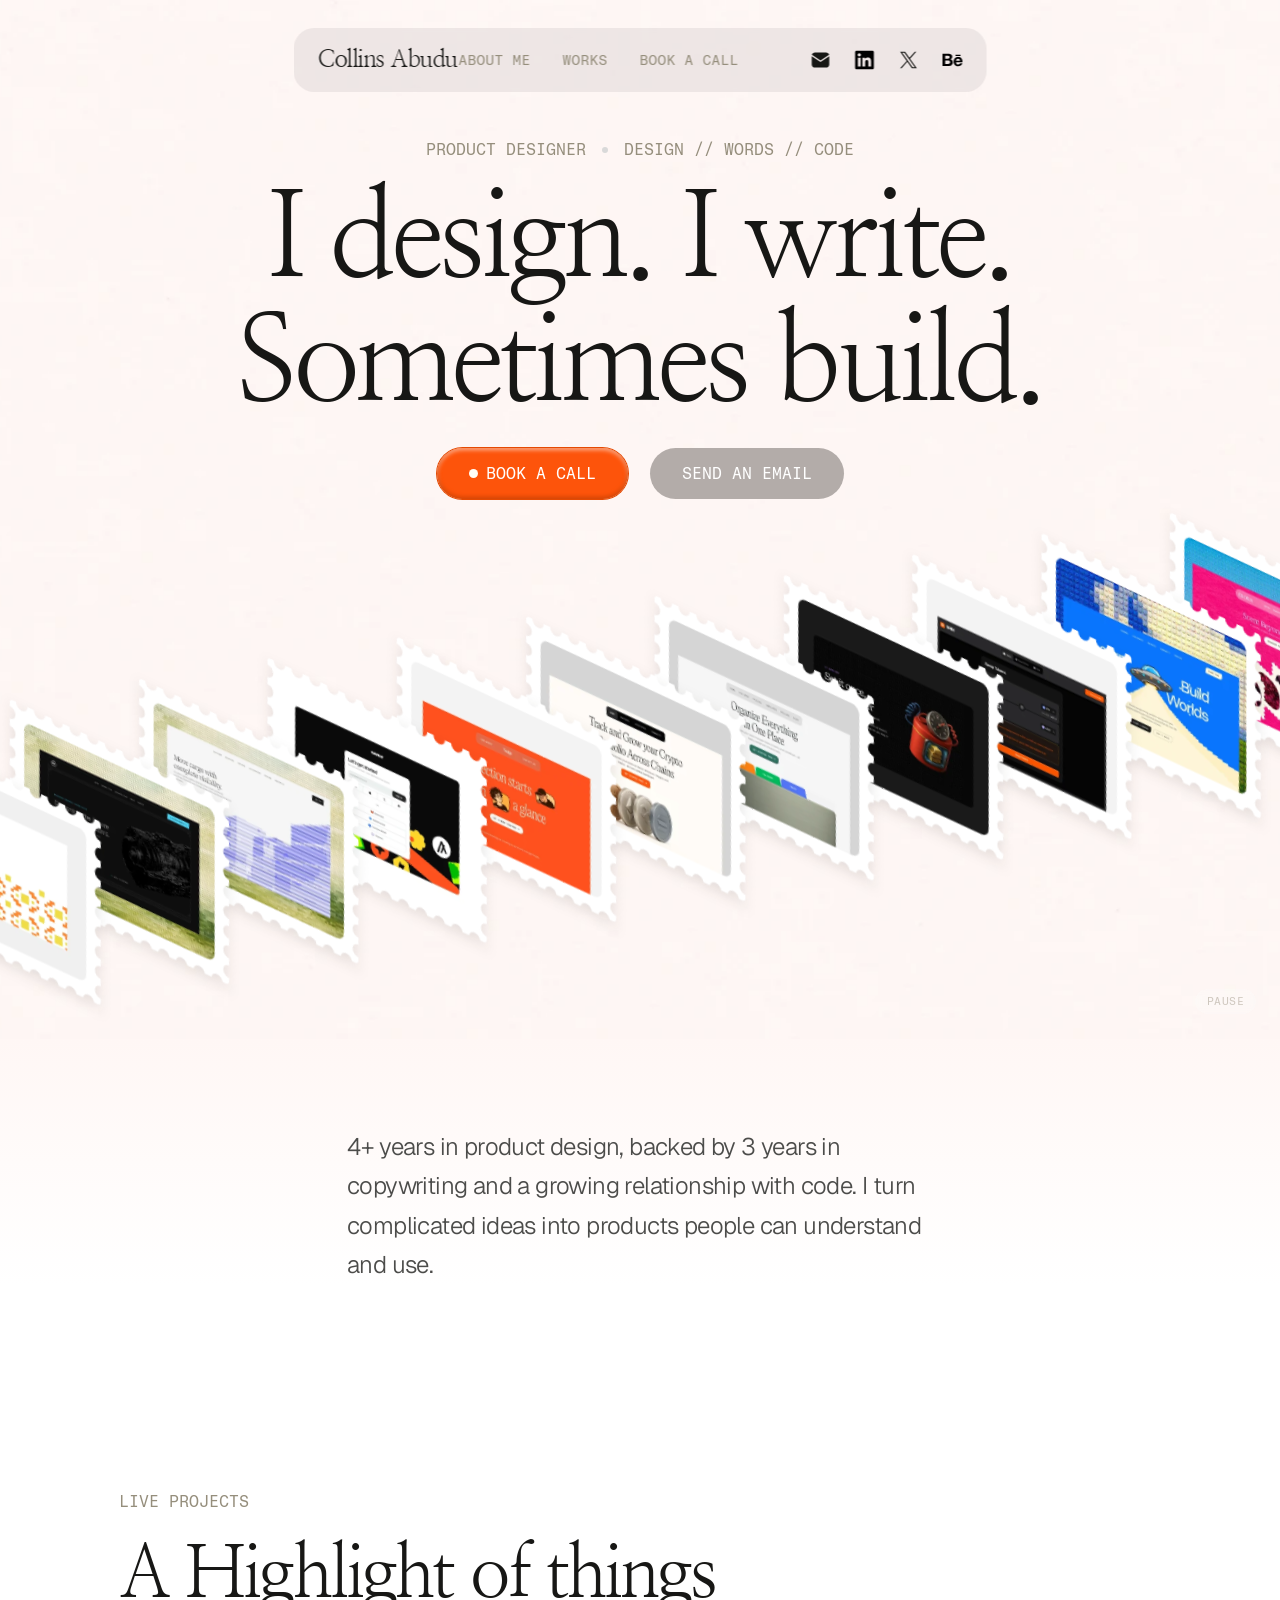
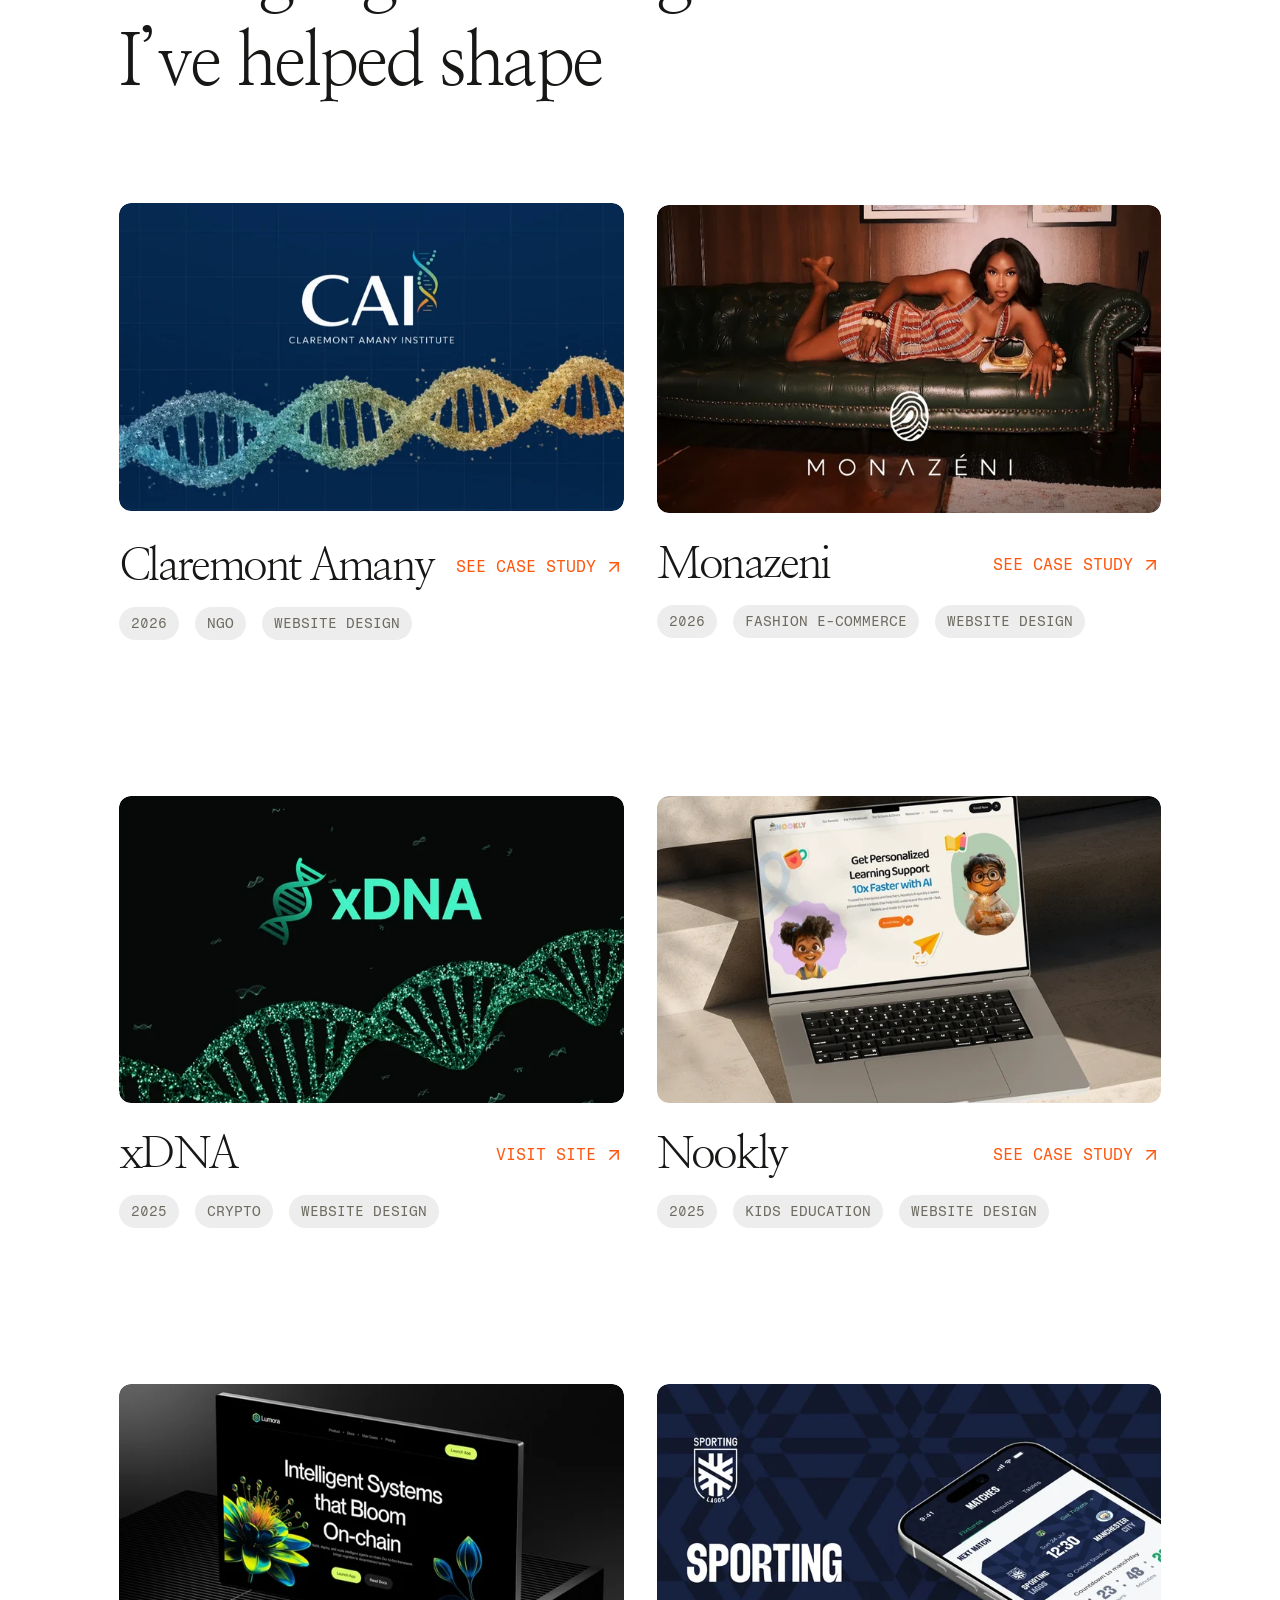
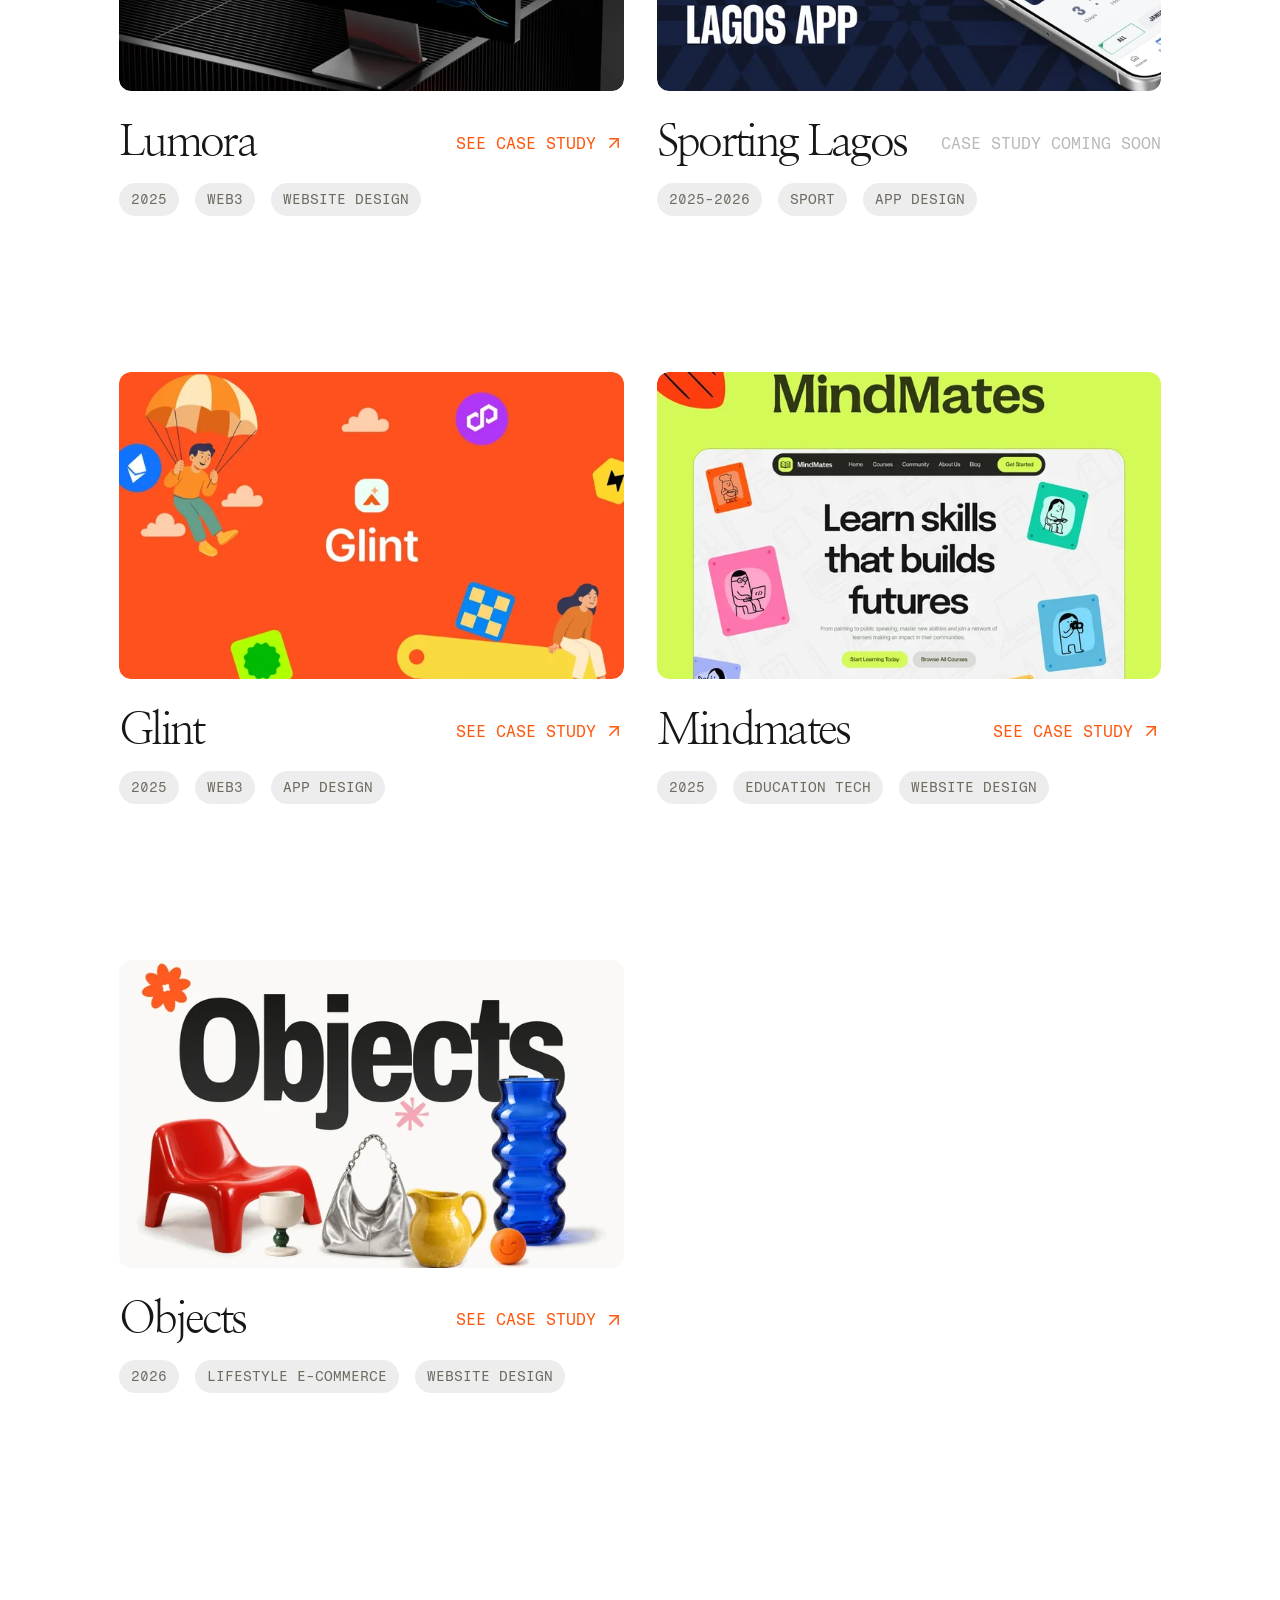
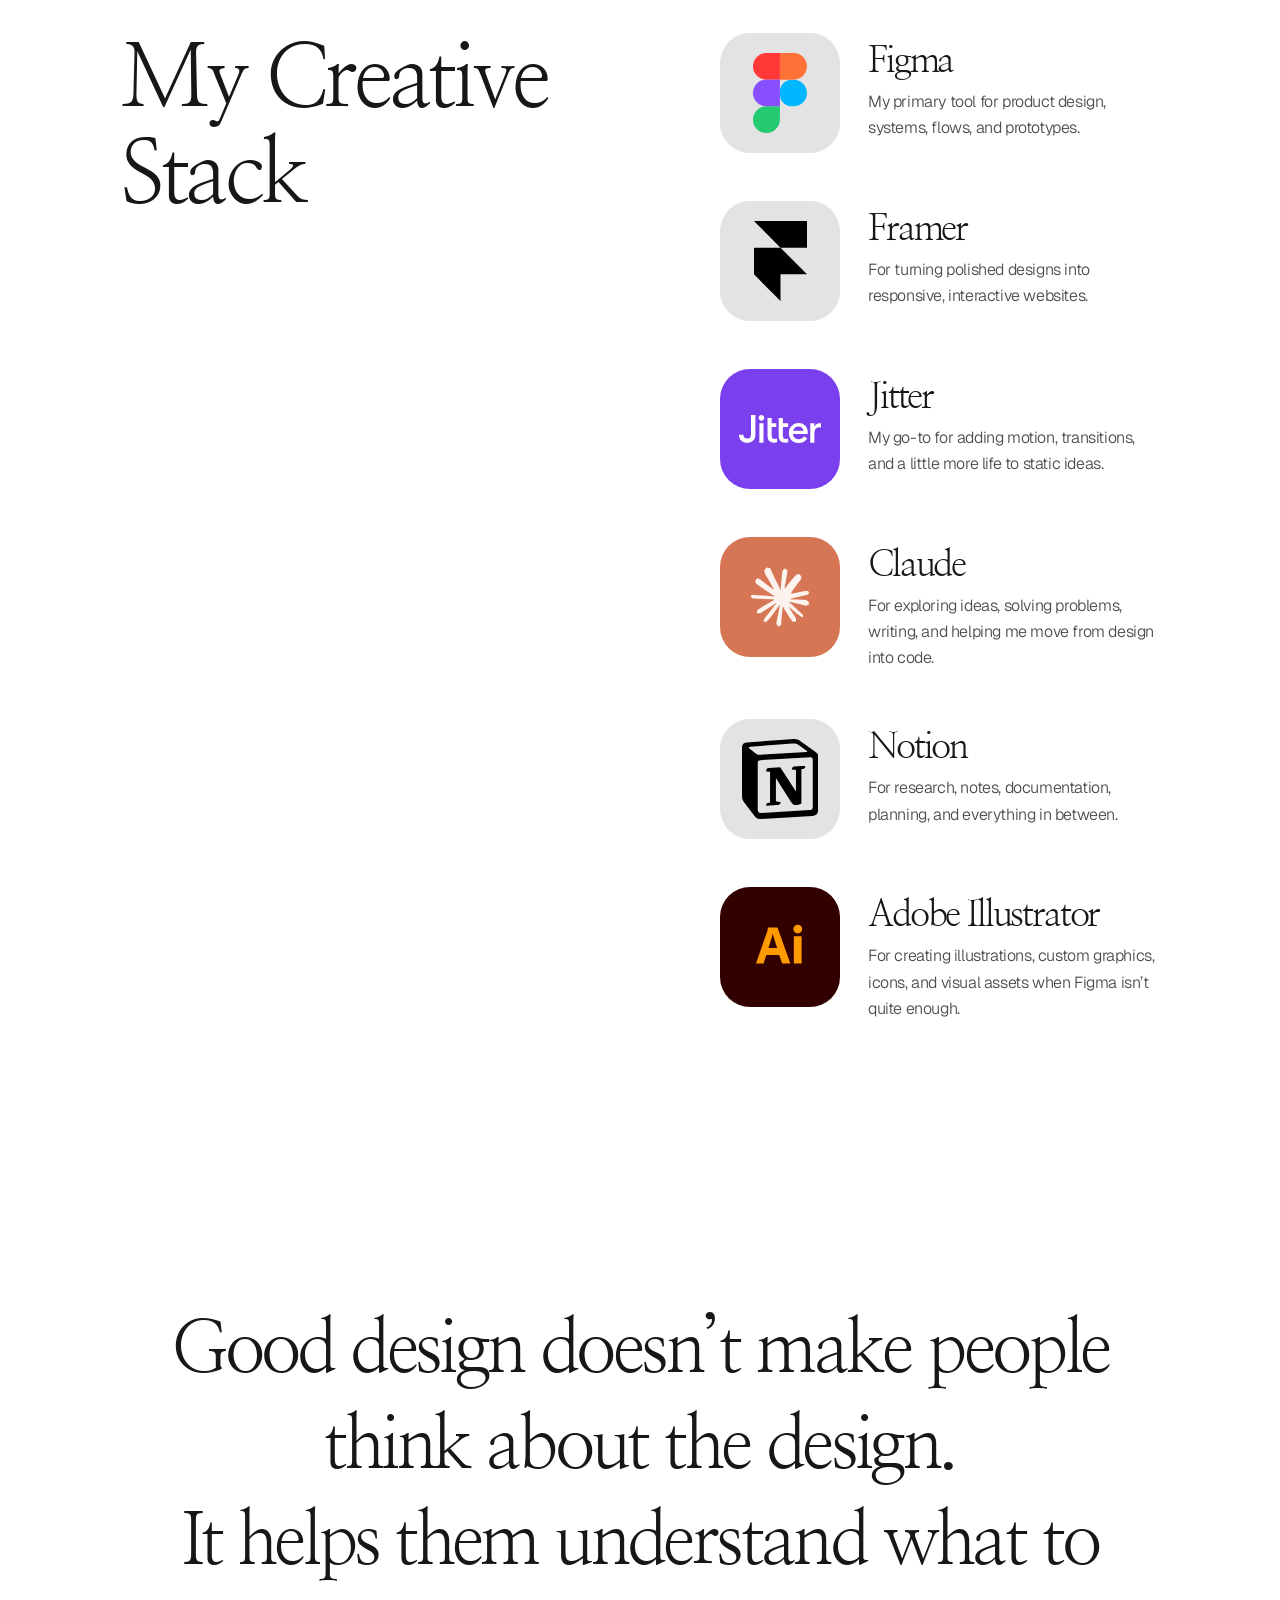
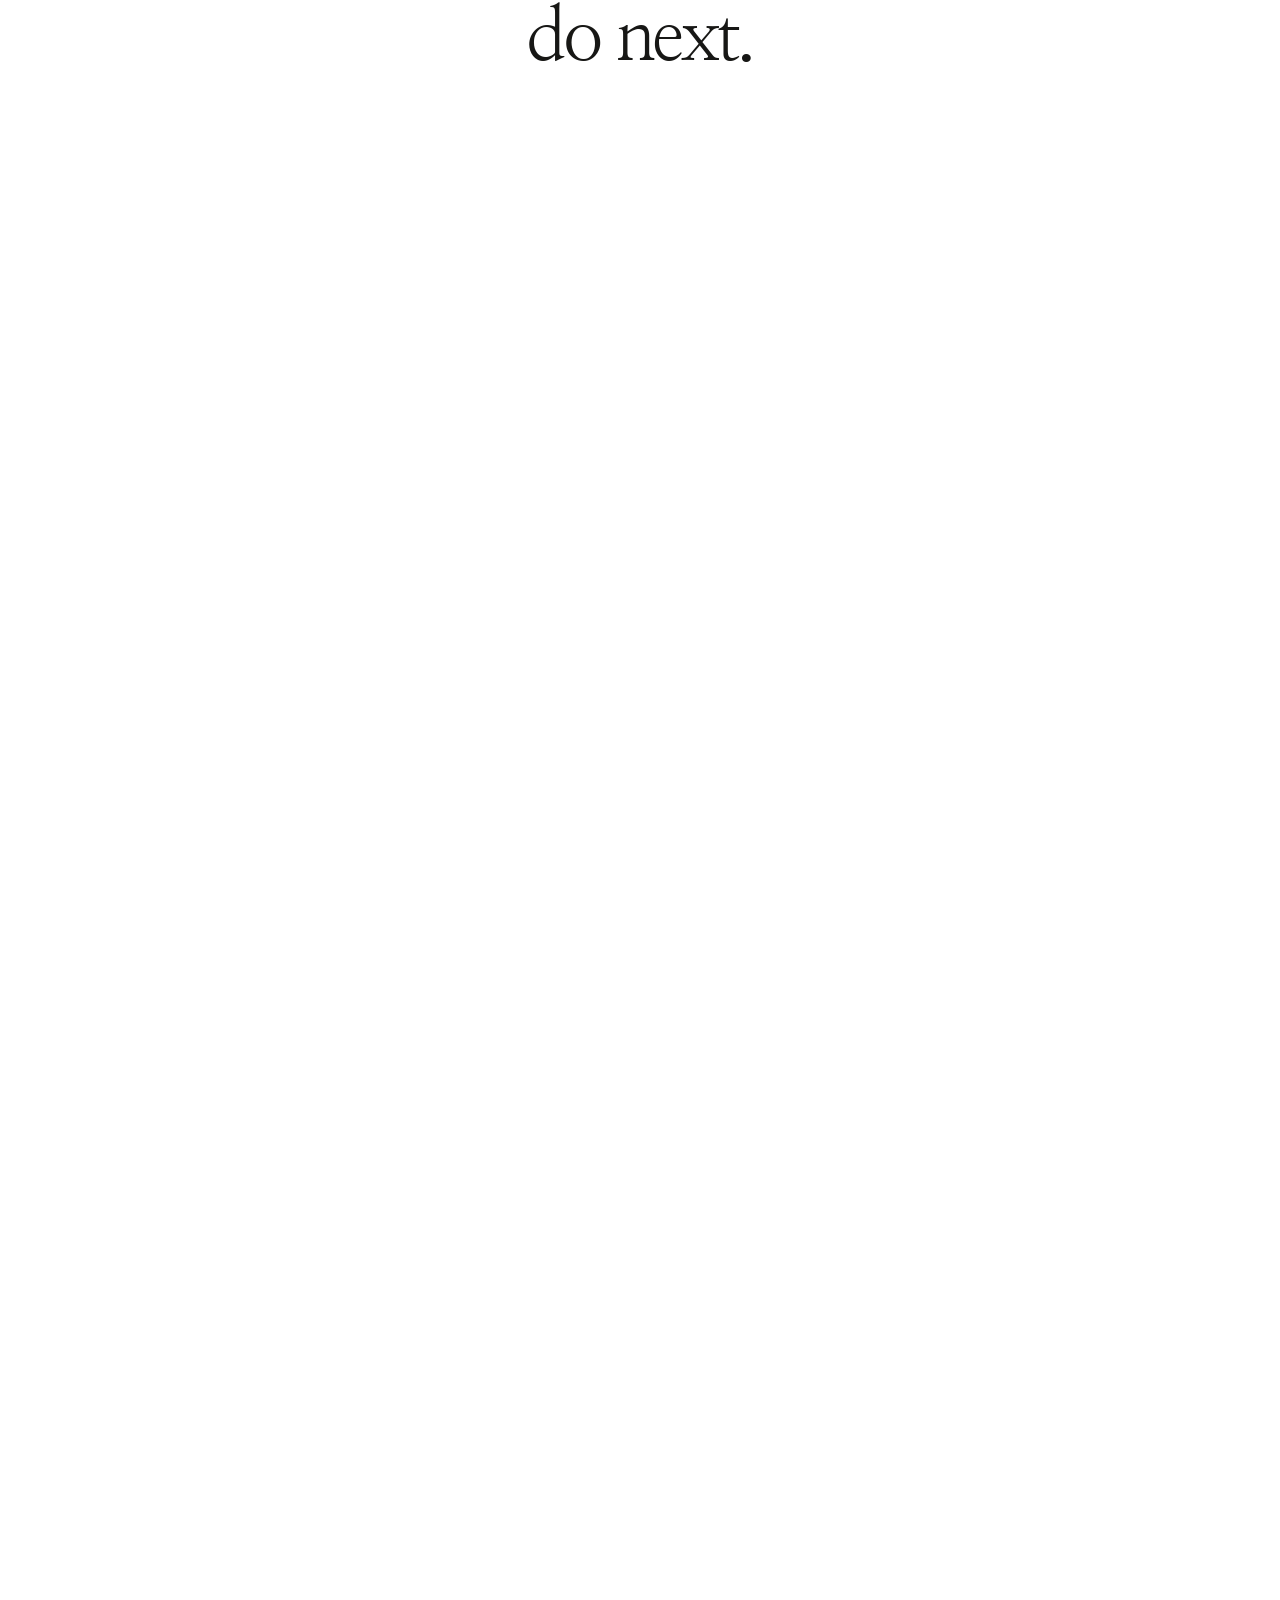
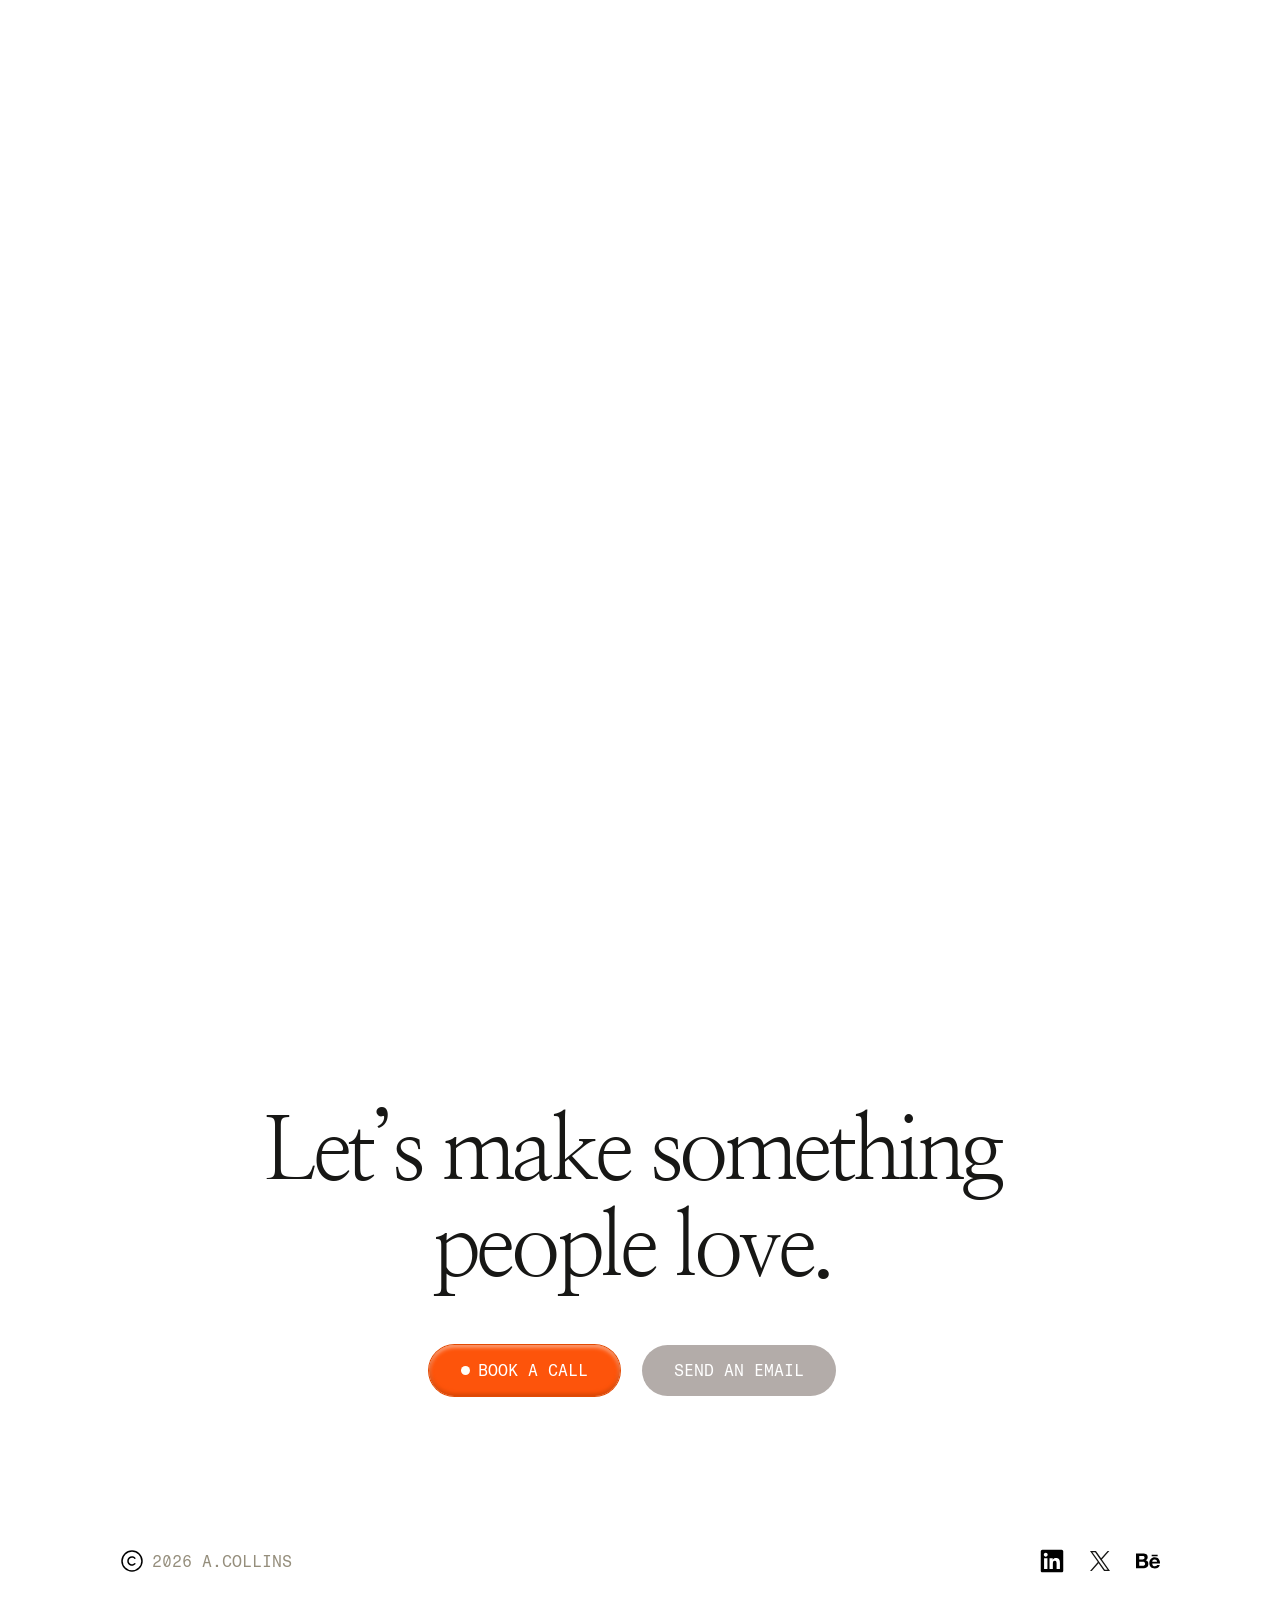
<file: index.html>
<!DOCTYPE html>
<html lang="en">
<head>
<meta charset="UTF-8">
<meta name="viewport" content="width=device-width, initial-scale=1.0">
<title>Collins Abudu — Product Designer</title>
<meta name="description" content="Product designer working where interface, language and technology meet. 4+ years in product design, backed by copywriting and a growing relationship with code.">
<link rel="canonical" href="https://collinsabudu.com/">

<!-- Link preview card. Absolute URLs are required: the crawlers that build
     these previews do not resolve relative paths. -->
<meta property="og:type" content="website">
<meta property="og:url" content="https://collinsabudu.com/">
<meta property="og:site_name" content="Collins Abudu">
<meta property="og:title" content="Collins Abudu — Product Designer">
<meta property="og:description" content="I design. I write. Sometimes build.">
<meta property="og:image" content="https://collinsabudu.com/assets/share-card.jpg">
<meta property="og:image:width" content="1200">
<meta property="og:image:height" content="630">
<meta property="og:image:alt" content="Collins Abudu — product designer. A collage reading “I design.” with handwritten notes and a botanical illustration.">

<meta name="twitter:card" content="summary_large_image">
<meta name="twitter:title" content="Collins Abudu — Product Designer">
<meta name="twitter:description" content="I design. I write. Sometimes build.">
<meta name="twitter:image" content="https://collinsabudu.com/assets/share-card.jpg">
<meta name="twitter:image:alt" content="Collins Abudu — product designer. A collage reading “I design.” with handwritten notes and a botanical illustration.">
<link rel="preconnect" href="https://fonts.googleapis.com">
<link rel="preconnect" href="https://fonts.gstatic.com" crossorigin>
<link href="https://fonts.googleapis.com/css2?family=Fragment+Mono:ital@0;1&family=Geist:wght@100..900&family=Geist+Mono:wght@400&family=Nanum+Myeongjo:wght@400;700&display=swap" rel="stylesheet">
<!-- Arms the reveals before first paint, so tagged content is never shown
     and then hidden. Without this the page simply renders fully visible. -->
<script>if(!matchMedia('(prefers-reduced-motion: reduce)').matches)document.documentElement.classList.add('js-motion');</script>
<style>
/* ============================================================
   Design tokens
   ============================================================ */
:root {
  /* Colors */
  --color-page:            #fef5f3;
  --color-ink:             #171715;
  --color-muted:           #958e7c;
  --color-accent:          #fd540b;
  --color-accent-border:   #e44a03;
  --color-accent-muted:    #b3aca9;
  --color-accent-shade:    #cf4100;
  --color-accent-tint:     #ffb898;
  --color-dot-muted:       #d9d9d9;
  --color-dot-light:       #fffef8;
  --color-on-accent:       #ffffff;
  --color-nav-surface:     rgba(221, 214, 214, 0.5);
  --color-body:            #4c4c4a;
  --color-surface:         #ffffff;
  --color-tile-neutral:    #e3e3e3;
  --color-tile-jitter:     #7a40ed;
  --color-tile-claude:     #d77655;
  --color-tile-illustrator:#330000;
  --color-note-blue:       #acd1ec;
  --color-note-orange:     #faa823;
  --color-note-cream:      #f8ebd8;
  --color-note-ink:        #062134;
  --color-tag:             #4c4c48;
  --color-rule:            rgba(255, 255, 255, 0.3);
  --color-link:            #ff570e;
  --color-pending:         #b9b9b9;
  --color-tag-surface:     #ededed;
  --color-tag-text:        #6d6a60;
  --gradient-statement:    linear-gradient(180deg, #fff7f5 0%, #ffffff 74.052%, #ffffff 100%);

  /* Typography */
  --font-display:  "Nanum Myeongjo", "Times New Roman", serif;
  --font-mono:     "Fragment Mono", "Courier New", monospace;
  --font-editorial: "PP Editorial New", "Nanum Myeongjo", "Times New Roman", serif;
  --font-sans:     "Geist", -apple-system, "Helvetica Neue", Arial, sans-serif;
  --font-sans-mono: "Geist Mono", "Courier New", monospace;

  --fs-display:   120px;
  --fs-brand:     24px;
  --fs-lead:      24px;
  --fs-section:   88px;
  --fs-quote:     72px;
  --fs-item:      36px;
  --fs-body:      16px;
  --fs-nav:       14px;

  --lh-display:   124px;
  --lh-lead:      1.64;
  --lh-section:   96px;
  --lh-quote:     96px;
  --lh-item:      56px;
  --ls-display:   -4.8px;
  --ls-brand:     -0.48px;
  --ls-lead:      -0.6px;
  --ls-section:   -4.4px;
  --ls-quote:     -3.6px;
  --ls-item:      -2.16px;
  --ls-desc:      -0.4px;

  /* Spacing */
  --space-1:   6px;
  --space-2:   8px;
  --space-3:   16px;
  --space-4:   20px;
  --space-5:   24px;
  --space-6:   28px;
  --space-7:   32px;
  --space-8:   72px;
  --space-9:   140px;

  /* Radii */
  --radius-nav:        21px;
  --radius-pill:       44px;
  --radius-pill-inner: 41px;

  /* Shadows */
  --shadow-cta: inset 0 -2px 4px 0 var(--color-accent-shade),
                inset 0 2px 4px 0 var(--color-accent-tint);

  /* Layout */
  --frame-width: 1440px;
  --nav-pad-x: var(--space-5);
}

/* ============================================================
   Base
   ============================================================ */
*,
*::before,
*::after { box-sizing: border-box; }

html { -webkit-text-size-adjust: 100%; }

body {
  margin: 0;
  background-color: var(--color-page);
  color: var(--color-ink);
  font-family: var(--font-mono);
  -webkit-font-smoothing: antialiased;
  -moz-osx-font-smoothing: grayscale;
}

img { display: block; max-width: 100%; }

a { color: inherit; text-decoration: none; }

/* ============================================================
   Block: page
   ============================================================ */
.page {
  position: relative;
  width: 100%;
  max-width: var(--frame-width);
  margin: 0 auto;
  /* clip, not hidden: `hidden` would make this a scroll container and break
     position:sticky for the pinned notes sequence inside it. */
  overflow-x: clip;
}

/* ============================================================
   Block: navbar
   ============================================================ */
.navbar {
  position: fixed;
  top: var(--space-6);
  left: 50%;
  transform: translateX(-50%);
  z-index: 10;
  display: flex;
  align-items: center;
  justify-content: flex-end;
  gap: var(--space-8);
  width: calc(100% - 48px);
  max-width: 693px;
  min-height: 64px;
  padding: var(--space-4) var(--nav-pad-x);
  border-radius: var(--radius-nav);
  background-color: var(--color-nav-surface);
  -webkit-backdrop-filter: blur(2px);
  backdrop-filter: blur(2px);
}

/* The wrapper only groups the links and socials for the mobile panel —
   on desktop its children sit directly on the navbar's flex row. */
.navbar__menu { display: contents; }

.navbar__brand {
  position: absolute;
  top: 50%;
  left: var(--nav-pad-x);
  transform: translateY(-50%);
  font-family: var(--font-editorial);
  font-weight: 200;
  font-size: var(--fs-brand);
  line-height: 1;
  letter-spacing: var(--ls-brand);
  color: var(--color-ink);
  text-align: center;
}

.navbar__toggle {
  display: none;
  width: 40px;
  height: 40px;
  padding: 10px;
  border: 0;
  border-radius: 10px;
  background: transparent;
  cursor: pointer;
}

.navbar__toggle-bar {
  display: block;
  width: 20px;
  height: 1.5px;
  margin: 0 auto;
  background-color: var(--color-ink);
  transition: transform 0.3s ease, opacity 0.3s ease;
}

.navbar__toggle-bar + .navbar__toggle-bar { margin-top: 5px; }

.navbar__toggle[aria-expanded="true"] .navbar__toggle-bar:nth-child(1) {
  transform: translateY(6.5px) rotate(45deg);
}
.navbar__toggle[aria-expanded="true"] .navbar__toggle-bar:nth-child(2) {
  opacity: 0;
}
.navbar__toggle[aria-expanded="true"] .navbar__toggle-bar:nth-child(3) {
  transform: translateY(-6.5px) rotate(-45deg);
}

.navbar__nav {
  display: flex;
  align-items: center;
  gap: var(--space-7);
}

.navbar__link {
  font-family: var(--font-mono);
  font-weight: 400;
  font-size: var(--fs-nav);
  line-height: normal;
  color: var(--color-muted);
  white-space: nowrap;
}

.navbar__social {
  display: flex;
  align-items: center;
  gap: var(--space-5);
}

.navbar__social-icon {
  width: 20px;
  height: 20px;
}

/* ============================================================
   Block: hero
   ============================================================ */
.hero {
  position: relative;
  display: flex;
  flex-direction: column;
  align-items: center;
  padding: var(--space-9) 0 7px;
  overflow: hidden;
}

.hero__backdrop {
  position: absolute;
  inset: 0;
  width: 100%;
  height: 100%;
  object-fit: cover;
  pointer-events: none;
  user-select: none;
}

.hero__content {
  position: relative;
  z-index: 1;
  display: flex;
  flex-direction: column;
  align-items: center;
  gap: var(--space-4);
  width: 100%;
}

.hero__intro {
  display: flex;
  flex-direction: column;
  align-items: center;
  gap: var(--space-4);
  width: 100%;
}

.hero__eyebrow {
  display: flex;
  align-items: center;
  justify-content: center;
  gap: var(--space-3);
  width: 100%;
}

.hero__eyebrow-text {
  font-family: var(--font-mono);
  font-weight: 400;
  font-size: var(--fs-body);
  line-height: normal;
  color: var(--color-muted);
  white-space: nowrap;
}

.hero__eyebrow-dot {
  flex-shrink: 0;
  width: var(--space-1);
  height: var(--space-1);
  border-radius: 50%;
  background-color: var(--color-dot-muted);
}

.hero__title {
  margin: 0;
  max-width: 1036px;
  width: 100%;
  font-family: var(--font-display);
  font-weight: 400;
  font-size: var(--fs-display);
  line-height: var(--lh-display);
  letter-spacing: var(--ls-display);
  color: var(--color-ink);
  text-align: center;
}

/* ============================================================
   Block: cta
   ============================================================ */
/* Figma draws the stroke inside the frame bounds, so an inset ring is used
   instead of a border, which would add 2px to the button's width and height. */
.cta {
  display: inline-flex;
  flex-direction: column;
  align-items: flex-start;
  padding: 1px;
  border-radius: var(--radius-pill);
  box-shadow: inset 0 0 0 1px var(--color-accent-border);
}

.cta__inner {
  position: relative;
  display: flex;
  align-items: center;
  justify-content: center;
  gap: var(--space-2);
  padding: var(--space-3) var(--space-7);
  border-radius: var(--radius-pill-inner);
  background-color: var(--color-accent);
  box-shadow: var(--shadow-cta);
}

/* Figma pairs the two buttons on one row, 20px apart. */
.cta-group {
  display: flex;
  align-items: center;
  justify-content: center;
  flex-wrap: wrap;
  gap: 20px;
}

/* Secondary: flat taupe pill — no accent ring, no dot, no inset highlight. */
.cta--secondary { box-shadow: none; }

.cta--secondary .cta__inner {
  background-color: var(--color-accent-muted);
  box-shadow: none;
}

.cta__dot {
  flex-shrink: 0;
  width: 9px;
  height: 9px;
  border-radius: 50%;
  background-color: var(--color-dot-light);
}

.cta__label {
  font-family: var(--font-mono);
  font-weight: 400;
  font-size: var(--fs-body);
  line-height: normal;
  color: var(--color-on-accent);
  white-space: nowrap;
}

/* ============================================================
   Block: reel (angled infinite artwork carousel)

   Transforms are split across nested elements so they never overwrite
   one another: stage holds the row angle, track holds the scroll
   position, item holds the resting perspective, art holds hover.
   ============================================================ */
/* Sized in container units so the row keeps the same proportions at every
   width, the way the collage it replaces did. The height covers the item,
   the vertical spread the row angle adds, and the hover lift. */
.reel {
  --reel-w: 18.9cqw;      /* stamp width */
  --reel-pitch: 10.2cqw;  /* step between items: 0.597 of rendered width, as in the design */

  /* Row axis and item pose are measured from the Figma collage, and are
     deliberately opposed: the row climbs to the right while each item's
     surface slants down to the right. */
  --reel-tilt: -9.14deg;  /* row axis: mean step 149.22 x -24.00 */
  --reel-slant: 25.02deg; /* item rotation, from the Figma transform */
  --reel-skew: 25.02deg;
  --reel-squash: 0.91;
  --reel-lift: 1.67cqw;
  --reel-headroom: 4.9cqw;

  container-type: inline-size;
  position: relative;
  z-index: 1;
  width: 100%;
  /* The row fills its 41.56cqw band exactly, as in the design, so the box is
     extended upward into the empty gap above and pulled back by the same
     amount. That buys headroom for the hover lift without moving the row,
     changing the hero's height, or clipping the artwork. */
  height: calc(41.56cqw + var(--reel-headroom));
  margin-top: calc(-1 * var(--reel-headroom));
  overflow: hidden;
  /* That negative margin pulls the reel's box up over the CTA above it.
     The extended strip is empty, so the reel itself must not swallow
     clicks — only the cards and the pause control take pointer events. */
  pointer-events: none;
}

.reel__item,
.reel__toggle { pointer-events: auto; }

.reel__stage {
  position: absolute;
  top: 50%;
  left: 0;
  width: 100%;
  /* Biased up a little: the hover lift only travels upward, so the spare
     room is worth more above the row than below it. */
  transform: translateY(calc(-50% + 1.9cqw)) rotate(var(--reel-tilt));
}

.reel__track {
  display: flex;
  align-items: center;
  width: max-content;
  will-change: transform;
}

/* The item is the untransformed hover target and layout box, so the pose
   below never fights the track's movement or the row's angle. */
.reel__item {
  flex: none;
  width: var(--reel-w);
  margin-right: calc(var(--reel-pitch) - var(--reel-w));
}

/* Cards sit on a shelf viewed at an angle: the lower-left card is nearest,
   each one further up-right sits behind it. Painting order runs the opposite
   way to DOM order, so the depth is assigned as descending z-index in
   layout() — including on the cloned sequences, which keeps the order
   correct across the loop boundary. Hover must not disturb it. */

.reel__art {
  /* The row's angle is cancelled first, so the item's own slant is applied
     in screen space and stays independent of the row's direction. */
  --art-pose:
    rotate(calc(var(--reel-slant) - var(--reel-tilt)))
    skewX(var(--reel-skew))
    scaleY(var(--reel-squash));

  position: relative;
  width: 100%;
  aspect-ratio: 420 / 318;
  transform: var(--art-pose);
  /* drop-shadow, not box-shadow: it follows the stamp's scalloped alpha
     instead of boxing it off. The offset is given in the card's own space,
     which the pose maps to very nearly straight down on screen. */
  filter: drop-shadow(0 5px 7px rgba(23, 23, 21, 0.11));
  transition: transform 300ms cubic-bezier(0.22, 0.61, 0.36, 1);
}

/* Hover raises the card straight out of its slot: vertical translation only,
   applied outside the pose so size and angle are untouched. The vector is
   pre-rotated by the row angle (sin/cos of 9.14 degrees) so "up" is screen-up
   rather than diagonally along the card's own axis. */
.reel__item:hover .reel__art {
  transform:
    translate(calc(var(--reel-lift) * 0.1588), calc(var(--reel-lift) * -0.9873))
    var(--art-pose);
}

.reel__frame {
  position: absolute;
  inset: 0;
  width: 100%;
  height: 100%;
}

.reel__photo {
  position: absolute;
  left: 6.667%;    /* 28 / 420 */
  top: 8.805%;     /* 28 / 318 */
  width: 86.667%;  /* 364 / 420 */
  height: 82.390%; /* 262 / 318 */
  object-fit: cover;
  border-radius: 8px;
}

.reel__toggle {
  position: absolute;
  right: 24px;
  bottom: 18px;
  z-index: 3;
  padding: 6px 12px;
  border: 0;
  border-radius: var(--radius-pill);
  background-color: rgba(255, 255, 255, 0.55);
  -webkit-backdrop-filter: blur(4px);
  backdrop-filter: blur(4px);
  font-family: var(--font-mono);
  font-size: 11px;
  letter-spacing: 0.04em;
  color: var(--color-muted);
  cursor: pointer;
  opacity: 0.45;
  transition: opacity 200ms ease;
}

.reel__toggle:hover,
.reel__toggle:focus-visible { opacity: 1; }

@media (prefers-reduced-motion: reduce) {
  .reel__art { transition: none; }
  .reel__toggle { display: none; }
}

/* ============================================================
   Block: statement
   ============================================================ */
.statement {
  display: flex;
  align-items: center;
  justify-content: center;
  padding: 88px 120px;
  background: var(--gradient-statement);
}

.statement__text {
  margin: 0;
  flex: 1 0 0;
  min-width: 0;
  max-width: 586px;
  font-family: var(--font-sans);
  font-weight: 325;
  font-size: var(--fs-lead);
  line-height: var(--lh-lead);
  letter-spacing: var(--ls-lead);
  color: var(--color-body);
}

/* ============================================================
   Block: projects
   ============================================================ */
.projects {
  display: flex;
  flex-direction: column;
  align-items: flex-start;
  gap: 96px;
  padding: 120px 119px;
  background-color: var(--color-surface);
}

.projects__header {
  display: flex;
  flex-direction: column;
  align-items: flex-start;
  gap: 20px;
  width: 100%;
}

.projects__eyebrow {
  margin: 0;
  font-family: var(--font-mono);
  font-weight: 400;
  font-size: 16px;
  line-height: normal;
  color: var(--color-muted);
}

.projects__title {
  width: 617px;
  max-width: 100%;
  margin: 0;
  font-family: var(--font-display);
  font-weight: 400;
  font-size: 72px;
  line-height: 88px;
  letter-spacing: -2.88px;
  color: var(--color-ink);
}

.projects__grid {
  display: flex;
  flex-direction: column;
  gap: 156px;
  width: 100%;
}

.projects__row {
  display: flex;
  align-items: center;
  gap: 33px;
  width: 100%;
}

.project {
  flex: 1 0 0;
  min-width: 0;
  display: flex;
  flex-direction: column;
  align-items: flex-start;
  gap: 24px;
}

/* Figma gives the first card slightly looser spacing than the other seven. */
.project--lead { gap: 28px; }

/* The last row holds a single project. Without this it would stretch across
   the full grid width and read as a different kind of card. */
.projects__row--solo { justify-content: flex-start; }
.projects__row--solo .project { flex: 0 1 calc(50% - 16.5px); }

.project__image {
  display: block;
  width: 100%;
  height: auto;
  aspect-ratio: 584.5 / 356;
  object-fit: cover;
  border-radius: 12px;
}

.project__info {
  display: flex;
  flex-direction: column;
  gap: 12px;
  width: 100%;
}

.project__heading {
  display: flex;
  align-items: center;
  gap: 8px;
  width: 100%;
}

.project--lead .project__heading { gap: 12px; }

.project__name {
  flex: 1 0 0;
  min-width: 0;
  margin: 0;
  font-family: var(--font-display);
  font-weight: 400;
  font-size: 44px;
  line-height: 56px;
  letter-spacing: -2.64px;
  color: var(--color-ink);
}

.project__link {
  flex-shrink: 0;
  display: flex;
  align-items: center;
  gap: 8px;
  font-family: var(--font-mono);
  font-weight: 400;
  font-size: 16px;
  line-height: normal;
  color: var(--color-link);
  text-decoration: none;
  white-space: nowrap;
}

.project__link--pending { color: var(--color-pending); }

.project__arrow {
  width: 20px;
  height: 20px;
}

.project__tags {
  display: flex;
  align-items: center;
  flex-wrap: wrap;
  gap: 16px;
  margin: 0;
  padding: 0;
  list-style: none;
}

.project__tag {
  display: flex;
  align-items: center;
  justify-content: center;
  padding: 8px 12px;
  border-radius: 30px;
  background-color: var(--color-tag-surface);
  font-family: var(--font-mono);
  font-weight: 400;
  font-size: var(--fs-nav);
  line-height: normal;
  color: var(--color-tag-text);
  white-space: nowrap;
}

/* ============================================================
   Block: stack
   ============================================================ */
.stack {
  --tile-size: 120px;
  --icon-scale: 1;
  display: flex;
  align-items: flex-start;
  gap: 160px;
  padding: 120px;
  background-color: var(--color-surface);
}

.stack__heading {
  flex: 1 0 0;
  min-width: 0;
  margin: 0;
  font-family: var(--font-display);
  font-weight: 400;
  font-size: var(--fs-section);
  line-height: var(--lh-section);
  letter-spacing: var(--ls-section);
  color: var(--color-ink);
}

.stack__list {
  flex: 1 0 0;
  min-width: 0;
  max-width: 464px;
  display: flex;
  flex-direction: column;
  align-items: flex-start;
  gap: 48px;
  margin: 0;
  padding: 0;
  list-style: none;
}

.stack__item {
  display: flex;
  align-items: flex-start;
  gap: 28px;
  width: 100%;
}

.stack__tile {
  flex-shrink: 0;
  display: flex;
  align-items: center;
  justify-content: center;
  width: var(--tile-size);
  height: var(--tile-size);
  border-radius: 30px;
  overflow: hidden;
}

.stack__tile--neutral     { background-color: var(--color-tile-neutral); }
.stack__tile--jitter      { background-color: var(--color-tile-jitter); }
.stack__tile--claude      { background-color: var(--color-tile-claude); }
.stack__tile--illustrator { background-color: var(--color-tile-illustrator); }

.stack__icon--figma       { width: calc(54px * var(--icon-scale)); height: calc(80px * var(--icon-scale)); }
.stack__icon--framer      { width: calc(53px * var(--icon-scale)); height: calc(80px * var(--icon-scale)); }
.stack__icon--jitter      { width: calc(82px * var(--icon-scale)); height: calc(28px * var(--icon-scale)); }
.stack__icon--claude      { width: calc(80px * var(--icon-scale)); height: calc(80px * var(--icon-scale)); }
.stack__icon--notion      { width: calc(76px * var(--icon-scale)); height: calc(80px * var(--icon-scale)); }
.stack__icon--illustrator { width: calc(83px * var(--icon-scale)); height: calc(80px * var(--icon-scale)); }

.stack__body {
  flex: 1 0 0;
  min-width: 0;
  display: flex;
  flex-direction: column;
  align-items: flex-start;
}

.stack__name {
  margin: 0;
  width: 100%;
  font-family: var(--font-display);
  font-weight: 400;
  font-size: var(--fs-item);
  line-height: var(--lh-item);
  letter-spacing: var(--ls-item);
  color: var(--color-ink);
}

.stack__desc {
  margin: 0;
  width: 100%;
  font-family: var(--font-sans);
  font-weight: 325;
  font-size: var(--fs-body);
  line-height: var(--lh-lead);
  letter-spacing: var(--ls-desc);
  color: var(--color-body);
}

/* ============================================================
   Block: quote
   ============================================================ */
.quote {
  display: flex;
  align-items: center;
  justify-content: center;
  padding: 160px 120px;
  background-color: var(--color-surface);
}

.quote__text {
  flex: 1 0 0;
  min-width: 0;
  max-width: 990px;
  margin: 0;
  font-family: var(--font-display);
  font-weight: 400;
  font-size: var(--fs-quote);
  line-height: var(--lh-quote);
  letter-spacing: var(--ls-quote);
  color: var(--color-ink);
  text-align: center;
}

.quote__text p { margin: 0; }

/* ============================================================
   Block: notes (rotated paper collage)
   ============================================================ */
.notes {
  /* The collage is authored on a fixed frame and scaled to fit; phones use a
     different frame, so its size drives the canvas, height and pin offset. */
  --notes-w: 1440;
  --notes-h: 900;

  position: relative;
  height: calc(var(--notes-h) * 1px * var(--collage-scale, 1));
  overflow: hidden;
  background-color: var(--color-surface);
}

.notes__canvas {
  position: relative;
  width: calc(var(--notes-w) * 1px);
  height: calc(var(--notes-h) * 1px);
  transform: scale(var(--collage-scale, 1));
  transform-origin: top left;
}

/* Pinned entrance: the section becomes a scroll track and the pin holds the
   collage still while the three cards arrive. Only added by script, so
   without JS or under reduced motion the section renders as it always has. */
.notes--pinned {
  height: var(--notes-track, 260vh);
  overflow: visible;
}

.notes--pinned .notes__pin {
  position: sticky;
  top: 0;
  height: 100vh;
  overflow: hidden;
}

.notes--pinned .notes__canvas {
  position: absolute;
  left: 0;
  top: 50%;
  margin-top: calc(var(--notes-h) * -0.5px * var(--collage-scale, 1));
}

/* Scroll-linked, so these must not also carry a transition of their own. */
.notes--pinned .notes__item { transition: none; }

.notes__item {
  position: absolute;
  display: flex;
  align-items: center;
  justify-content: center;
  width: var(--bbox-w);
  height: var(--bbox-h);
}

.notes__item--about {
  --bbox-w: 453.759px;
  --bbox-h: 423.286px;
  left: calc(8.33% + 130px);
  top: 150px;
}

.notes__item--motto {
  --bbox-w: 460.564px;
  --bbox-h: 328.345px;
  right: calc(8.33% + 159.19px);
  top: 198px;
}

.notes__item--tags {
  --bbox-w: 170.249px;
  --bbox-h: 161.55px;
  left: calc(33.33% + 84px);
  bottom: 209.45px;
}

.note {
  position: relative;
  flex: none;
  transform: rotate(var(--note-rotate)) scale(var(--note-scale, 1));
}

.note--blue {
  --note-rotate: 7deg;
  width: 411px;
  height: 376px;
  background-color: var(--color-note-blue);
}

.note--orange {
  --note-rotate: -10deg;
  width: 422px;
  height: 259px;
  background-color: var(--color-note-orange);
}

.note--cream {
  --note-rotate: 11deg;
  width: 147px;
  height: 136px;
  overflow: hidden;
  background-color: var(--color-note-cream);
}

.note__tear {
  position: absolute;
  left: 0;
  top: 299px;
  width: 411px;
  height: 103px;
}

.note__fold {
  position: absolute;
  left: 369px;
  top: 0;
  width: 42px;
}

.note__fold--back  { height: 35.5px; }
.note__fold--front { height: 27px; }

.note__body {
  position: absolute;
  left: 28px;
  top: 176px;
  transform: translateY(-50%);
  width: 355px;
  margin: 0;
  font-family: var(--font-sans-mono);
  font-weight: 400;
  font-size: 20px;
  line-height: 40px;
  letter-spacing: -0.6px;
  text-transform: lowercase;
  color: var(--color-note-ink);
}

.note__spiral {
  position: absolute;
  left: 24px;
  top: 0;
  display: flex;
  align-items: center;
  gap: 30px;
}

.note__ring {
  width: 28px;
  height: 30px;
}

.note__lines {
  position: absolute;
  left: 24px;
  top: 64px;
  width: 374px;
  display: flex;
  flex-direction: column;
  gap: 12px;
}

.note__line {
  display: flex;
  align-items: center;
  width: 100%;
  margin: 0;
  padding: 2px 0;
  border-bottom: 1.5px solid var(--color-rule);
  font-family: var(--font-display);
  font-weight: 400;
  font-size: 32px;
  line-height: 56px;
  letter-spacing: -0.96px;
  color: var(--color-on-accent);
  white-space: nowrap;
}

.note__tags {
  position: absolute;
  left: 16px;
  top: 16px;
  width: 97px;
  display: flex;
  flex-direction: column;
  gap: 12px;
  margin: 0;
  padding: 0;
  list-style: none;
}

.note__tag {
  display: flex;
  align-items: center;
  gap: 12px;
  font-family: var(--font-mono);
  font-weight: 400;
  font-size: var(--fs-nav);
  line-height: normal;
  color: var(--color-tag);
  white-space: nowrap;
}

.note__bullet {
  flex-shrink: 0;
  width: 7px;
  height: 7px;
  background-color: var(--color-ink);
}

/* ============================================================
   Block: closing
   ============================================================ */
.closing {
  display: flex;
  justify-content: center;
  padding: 120px 24px;
  background-color: var(--color-surface);
}

/* Figma left-aligns this block inside 322px padding rather than centring it,
   which sits it 8px left of the frame's midline; the right margin reproduces
   that offset without pinning the block to a 1440px-only padding value. */
.closing__inner {
  flex: 0 1 780px;
  min-width: 0;
  margin-right: 16px;
  display: flex;
  flex-direction: column;
  align-items: center;
  gap: 46px;
}

.closing__title {
  margin: 0;
  width: 100%;
  font-family: var(--font-display);
  font-weight: 400;
  font-size: var(--fs-section);
  line-height: var(--lh-section);
  letter-spacing: var(--ls-section);
  color: var(--color-ink);
  text-align: center;
}

/* ============================================================
   Block: footer
   ============================================================ */
.footer {
  display: flex;
  align-items: center;
  justify-content: space-between;
  padding: 32px 120px;
  background-color: var(--color-surface);
}

.footer__credit {
  display: flex;
  align-items: center;
  gap: 8px;
}

.footer__mark {
  flex-shrink: 0;
  width: 24px;
  height: 24px;
}

/* Figma ships the mark at two sizes with the same 1.5px stroke, so the
   smaller one is its own file rather than the large one scaled down. */
.footer__mark--sm { display: none; }

.footer__text {
  margin: 0;
  font-family: var(--font-mono);
  font-weight: 400;
  font-size: 16px;
  line-height: normal;
  text-transform: uppercase;
  color: var(--color-muted);
  white-space: nowrap;
}

.footer__social {
  display: flex;
  align-items: center;
  gap: 24px;
}

.footer__icon {
  width: 24px;
  height: 24px;
}

/* ============================================================
   Motion

   Reveals are armed by the `js-motion` class, which is only set when
   scripting is available and reduced motion is not requested — so the page
   is fully visible and static in either of those cases.
   ============================================================ */
@media (prefers-reduced-motion: no-preference) {
  html { scroll-behavior: smooth; }
}

.js-motion [data-reveal] {
  opacity: 0;
  transform: translateY(14px);
  transition:
    opacity 640ms cubic-bezier(0.22, 0.61, 0.36, 1) var(--reveal-delay, 0ms),
    transform 640ms cubic-bezier(0.22, 0.61, 0.36, 1) var(--reveal-delay, 0ms);
}

.js-motion [data-reveal].is-revealed {
  opacity: 1;
  transform: none;
}

/* Hover polish — all restrained, all reversible. */
.navbar__link,
.project__link { transition: color 200ms ease; }

.navbar__link:hover { color: var(--color-ink); }

.navbar__social a,
.footer__social a { transition: opacity 200ms ease; }

.navbar__social a:hover,
.footer__social a:hover { opacity: 0.6; }

.cta__inner { transition: transform 250ms ease, filter 250ms ease; }

.cta:hover .cta__inner {
  transform: translateY(-1px);
  filter: brightness(1.04);
}

.project__arrow { transition: transform 250ms cubic-bezier(0.22, 0.61, 0.36, 1); }
.project__link:hover .project__arrow { transform: translateX(3px); }

/* The wrapper clips the zoom to the card's rounded corners. */
.project__media {
  width: 100%;
  overflow: hidden;
  border-radius: 12px;
}

.project__image { transition: transform 600ms cubic-bezier(0.22, 0.61, 0.36, 1); }

.project:hover .project__image { transform: scale(1.03); }

.stack__tile { transition: transform 300ms cubic-bezier(0.22, 0.61, 0.36, 1); }
.stack__item:hover .stack__tile { transform: translateY(-3px); }

@media (prefers-reduced-motion: reduce) {
  .navbar__link,
  .project__link,
  .navbar__social a,
  .footer__social a,
  .cta__inner,
  .project__arrow,
  .project__image,
  .stack__tile { transition: none; }

  .cta:hover .cta__inner,
  .project:hover .project__image,
  .project__link:hover .project__arrow,
  .stack__item:hover .stack__tile { transform: none; }
}

/* ============================================================
   Tablet — max-width: 1024px
   ============================================================ */
@media (max-width: 1024px) {
  :root {
    --fs-display: 76px;
    --lh-display: 80px;
    --ls-display: -3.04px;
    --space-9: 148px;
  }

  .navbar {
    flex-wrap: wrap;
    column-gap: var(--space-4);
    row-gap: 0;
    max-width: 693px;
  }

  /* Opened, the panel sits over the hero artwork, so it leans harder on the
     blur and a more opaque ground to stay legible against it. */
  .navbar.is-expanded {
    background-color: rgba(236, 232, 228, 0.82);
    -webkit-backdrop-filter: blur(16px) saturate(140%);
    backdrop-filter: blur(16px) saturate(140%);
  }

  .navbar__brand {
    top: var(--space-4);
    transform: none;
    display: flex;
    align-items: center;
    height: 40px;
    text-align: left;
  }

  .navbar__toggle {
    display: block;
    order: 2;
  }

  .navbar__menu {
    order: 3;
    display: flex;
    flex-direction: column;
    align-items: center;
    gap: var(--space-4);
    width: 100%;
    max-height: 0;
    overflow: hidden;
    opacity: 0;
    visibility: hidden;
    transition: max-height 0.35s ease, opacity 0.25s ease,
                margin-top 0.35s ease, visibility 0s linear 0.35s;
  }

  .navbar__menu.is-open {
    max-height: 320px;
    margin-top: var(--space-4);
    opacity: 1;
    visibility: visible;
    transition: max-height 0.35s ease, opacity 0.25s ease 0.05s,
                margin-top 0.35s ease, visibility 0s linear 0s;
  }

  .navbar__nav {
    flex-direction: column;
    gap: var(--space-3);
  }

  .navbar__social {
    justify-content: center;
  }

  .statement { padding: 72px 64px; }

  .projects {
    gap: 64px;
    padding: 88px 64px;
  }

  .projects__title {
    font-size: 48px;
    line-height: 60px;
    letter-spacing: -1.92px;
  }

  .projects__grid { gap: 96px; }

  .projects__row { gap: 24px; }
  .projects__row--solo .project { flex-basis: calc(50% - 12px); }

  .project__name {
    font-size: 30px;
    line-height: 40px;
    letter-spacing: -1.8px;
  }

  .project__link { font-size: 14px; }

  .project__tags { gap: 12px; }

  .stack {
    gap: 64px;
    padding: 88px 64px;
  }

  .stack__heading {
    font-size: 56px;
    line-height: 64px;
    letter-spacing: -2.8px;
  }

  .quote { padding: 120px 64px; }

  .quote__text {
    font-size: 48px;
    line-height: 64px;
    letter-spacing: -2.4px;
  }

  .closing {
    padding: 88px 64px;
  }

  .closing__inner {
    margin-right: 0;
    gap: 40px;
  }

  .closing__title {
    font-size: 56px;
    line-height: 64px;
    letter-spacing: -2.8px;
  }

  .footer { padding: 32px 64px; }
}

/* ============================================================
   Mobile — max-width: 768px
   ============================================================ */
@media (max-width: 768px) {
  :root {
    --fs-display: 44px;
    --lh-display: 46px;
    --ls-display: -1.76px;
    --fs-body: 12px;
    --fs-brand: 20px;
    --space-9: 148px;
    --space-3: 10px;
    --space-7: 24px;
    --nav-pad-x: 20px;
  }

  .navbar {
    width: calc(100% - 32px);
  }

  .hero__eyebrow {
    flex-wrap: wrap;
    padding: 0 20px;
  }

  .hero__title { padding: 0 16px; }

  .cta__inner { padding: 14px var(--space-7); }

  .statement { padding: 56px 24px; }

  .statement__text { font-size: 18px; letter-spacing: -0.45px; }

  /* Phones get proportionally larger, tighter items so the artwork stays
     readable instead of the whole row shrinking as one. */
  .reel {
    --reel-w: 44cqw;
    --reel-pitch: 25cqw;
    --reel-lift: 3.6cqw;
    --reel-headroom: 6cqw;
    height: calc(76cqw + var(--reel-headroom));
  }

  .reel__toggle {
    right: 16px;
    bottom: 12px;
  }

  .projects {
    gap: 48px;
    padding: 72px 24px;
  }

  .projects__title {
    font-size: 36px;
    line-height: 44px;
    letter-spacing: -1.44px;
  }

  .projects__grid { gap: 56px; }

  .projects__row {
    flex-direction: column;
    align-items: stretch;
    gap: 56px;
  }

  .projects__row--solo .project { flex: 1 0 0; }

  .project__heading,
  .project--lead .project__heading {
    gap: 12px;
  }

  .project__name {
    font-size: 26px;
    line-height: 34px;
    letter-spacing: -1.56px;
  }

  .project__link { font-size: 13px; }

  .project__tags { gap: 10px; }

  .project__tag {
    padding: 6px 10px;
    font-size: 12px;
  }

  .stack {
    --tile-size: 88px;
    --icon-scale: 0.733;
    flex-direction: column;
    gap: 40px;
    padding: 56px 24px;
  }

  .stack__heading {
    font-size: 40px;
    line-height: 44px;
    letter-spacing: -2px;
  }

  .stack__list {
    max-width: none;
    gap: 32px;
  }

  .stack__item { gap: 20px; }

  .stack__tile { border-radius: 22px; }

  .stack__name {
    font-size: 26px;
    line-height: 40px;
    letter-spacing: -1.56px;
  }

  .quote { padding: 72px 24px; }

  .quote__text {
    font-size: 30px;
    line-height: 40px;
    letter-spacing: -1.5px;
  }

  /* Phone arrangement: orange above, blue overlapping it, tags card lower
     right. Same pinned entrance as desktop, different resting frame. */
  .notes {
    --notes-w: 390;
    --notes-h: 720;
  }

  .notes__item--motto {
    --bbox-w: 340.448px;
    --bbox-h: 207.728px;
    --note-scale: 0.7725;
    left: 25px;
    top: 64px;
    right: auto;
    z-index: 1;
  }

  .notes__item--about {
    --bbox-w: 331.498px;
    --bbox-h: 309.248px;
    --note-scale: 0.74;
    left: 29.25px;
    top: 234.88px;
    z-index: 2;
  }

  .notes__item--tags {
    --bbox-w: 141.729px;
    --bbox-h: 131.448px;
    --note-scale: 0.8367;
    left: 208px;
    top: 525px;
    bottom: auto;
    z-index: 3;
  }

  .note--blue   { --note-rotate: 6deg; }
  .note--orange { --note-rotate: -5deg; height: 233px; }
  .note--cream  { --note-rotate: 11deg; height: 131.5px; }

  .closing {
    padding: 72px 24px;
  }

  .closing__inner { gap: 32px; }

  .closing__title {
    font-size: 40px;
    line-height: 44px;
    letter-spacing: -2px;
  }

  /* Phone footer stacks and centres, socials above the credit line. */
  .footer {
    flex-direction: column-reverse;
    justify-content: center;
    gap: 24px;
    padding: 16px 24px 24px;
  }

  .footer__social { gap: 24px; }

  .footer__icon {
    width: 20px;
    height: 20px;
  }

  .footer__credit { gap: 8px; }

  .footer__mark--lg { display: none; }

  .footer__mark--sm {
    display: block;
    width: 18px;
    height: 18px;
  }

  .footer__text { font-size: 14px; }
}
</style>
</head>
<body>

  <header class="navbar">
    <a class="navbar__brand" href="#">Collins Abudu</a>

    <button class="navbar__toggle" type="button"
            aria-expanded="false" aria-controls="primary-menu" aria-label="Toggle navigation menu">
      <span class="navbar__toggle-bar"></span>
      <span class="navbar__toggle-bar"></span>
      <span class="navbar__toggle-bar"></span>
    </button>

    <div class="navbar__menu" id="primary-menu">
      <nav class="navbar__nav" aria-label="Primary">
        <a class="navbar__link" href="#about">ABOUT ME</a>
        <a class="navbar__link" href="#works">WORKS</a>
        <a class="navbar__link" href="#book">BOOK A CALL</a>
      </nav>

      <div class="navbar__social">
        <a href="mailto:collinsabuduac@gmail.com" aria-label="Email Collins">
          <img class="navbar__social-icon" src="assets/icon-email.svg" alt="Email" width="20" height="20">
        </a>
        <a href="https://www.linkedin.com/in/collins-abudu-300a701b8" target="_blank" rel="noopener noreferrer" aria-label="LinkedIn">
          <img class="navbar__social-icon" src="assets/icon-linkedin.svg" alt="LinkedIn" width="20" height="20">
        </a>
        <a href="https://x.com/oseelamar14" target="_blank" rel="noopener noreferrer" aria-label="X">
          <img class="navbar__social-icon" src="assets/icon-x.svg" alt="X" width="20" height="20">
        </a>
        <a href="https://www.behance.net/Oseelamar" target="_blank" rel="noopener noreferrer" aria-label="Behance">
          <img class="navbar__social-icon" src="assets/icon-behance.svg" alt="Behance" width="20" height="20">
        </a>
      </div>
    </div>
  </header>

<div class="page">

  <main>
    <section class="hero">
      <img class="hero__backdrop" src="assets/bg.webp" alt="" aria-hidden="true">

      <div class="hero__content">
        <div class="hero__intro">
          <div class="hero__eyebrow">
            <span class="hero__eyebrow-text">PRODUCT DESIGNER</span>
            <span class="hero__eyebrow-dot" aria-hidden="true"></span>
            <span class="hero__eyebrow-text">DESIGN // WORDS // CODE</span>
          </div>

          <h1 class="hero__title">I design. I write.<br>Sometimes build.</h1>
        </div>

        <div class="cta-group">
          <a class="cta" href="#book">
            <span class="cta__inner">
              <span class="cta__dot" aria-hidden="true"></span>
              <span class="cta__label">BOOK A CALL</span>
            </span>
          </a>
          <a class="cta cta--secondary" href="mailto:collinsabuduac@gmail.com">
            <span class="cta__inner">
              <span class="cta__label">SEND AN EMAIL</span>
            </span>
          </a>
        </div>
      </div>

      <div class="reel" role="region" aria-label="Selected interface work">
        <div class="reel__stage">
          <div class="reel__track">
            <div class="reel__item">
              <div class="reel__art">
                <img class="reel__frame" src="assets/stamp-frame.svg" alt="" aria-hidden="true">
                <img class="reel__photo" srcset="assets/carousel-01-400.webp 400w, assets/carousel-01.webp 728w" sizes="(max-width: 768px) 44vw, 22vw" src="assets/carousel-01.webp" alt="Landing page for a creative sketching workspace, with a botanical illustration" width="728" height="509">
              </div>
            </div>
            <div class="reel__item">
              <div class="reel__art">
                <img class="reel__frame" src="assets/stamp-frame.svg" alt="" aria-hidden="true">
                <img class="reel__photo" srcset="assets/carousel-02-400.webp 400w, assets/carousel-02.webp 728w" sizes="(max-width: 768px) 44vw, 22vw" src="assets/carousel-02.webp" alt="Interior design studio landing page with a gilded framed courtyard photograph" width="728" height="509">
              </div>
            </div>
            <div class="reel__item">
              <div class="reel__art">
                <img class="reel__frame" src="assets/stamp-frame.svg" alt="" aria-hidden="true">
                <img class="reel__photo" srcset="assets/carousel-03-400.webp 400w, assets/carousel-03.webp 728w" sizes="(max-width: 768px) 44vw, 22vw" src="assets/carousel-03.webp" alt="Professional services landing page with an illustrated group walking forward" width="728" height="509">
              </div>
            </div>
            <div class="reel__item">
              <div class="reel__art">
                <img class="reel__frame" src="assets/stamp-frame.svg" alt="" aria-hidden="true">
                <img class="reel__photo" srcset="assets/carousel-04-400.webp 400w, assets/carousel-04.webp 728w" sizes="(max-width: 768px) 44vw, 22vw" src="assets/carousel-04.webp" alt="Data intelligence landing page with an orange and yellow geometric pattern" width="728" height="509">
              </div>
            </div>
            <div class="reel__item">
              <div class="reel__art">
                <img class="reel__frame" src="assets/stamp-frame.svg" alt="" aria-hidden="true">
                <img class="reel__photo" srcset="assets/carousel-05-400.webp 400w, assets/carousel-05.webp 728w" sizes="(max-width: 768px) 44vw, 22vw" src="assets/carousel-05.webp" alt="Industrial systems landing page with a dark precision engine render" width="728" height="509">
              </div>
            </div>
            <div class="reel__item">
              <div class="reel__art">
                <img class="reel__frame" src="assets/stamp-frame.svg" alt="" aria-hidden="true">
                <img class="reel__photo" srcset="assets/carousel-06-400.webp 400w, assets/carousel-06.webp 728w" sizes="(max-width: 768px) 44vw, 22vw" src="assets/carousel-06.webp" alt="Logistics platform landing page with a layered cargo tracking visualisation" width="728" height="509">
              </div>
            </div>
            <div class="reel__item">
              <div class="reel__art">
                <img class="reel__frame" src="assets/stamp-frame.svg" alt="" aria-hidden="true">
                <img class="reel__photo" srcset="assets/carousel-07-400.webp 400w, assets/carousel-07.webp 728w" sizes="(max-width: 768px) 44vw, 22vw" src="assets/carousel-07.webp" alt="Web3 sign-up screen with wallet connection options on black" width="728" height="509">
              </div>
            </div>
            <div class="reel__item">
              <div class="reel__art">
                <img class="reel__frame" src="assets/stamp-frame.svg" alt="" aria-hidden="true">
                <img class="reel__photo" srcset="assets/carousel-08-400.webp 400w, assets/carousel-08.webp 728w" sizes="(max-width: 768px) 44vw, 22vw" src="assets/carousel-08.webp" alt="Design agency landing page in bright orange with character illustrations" width="728" height="509">
              </div>
            </div>
            <div class="reel__item">
              <div class="reel__art">
                <img class="reel__frame" src="assets/stamp-frame.svg" alt="" aria-hidden="true">
                <img class="reel__photo" srcset="assets/carousel-09-400.webp 400w, assets/carousel-09.webp 728w" sizes="(max-width: 768px) 44vw, 22vw" src="assets/carousel-09.webp" alt="Crypto portfolio tracker landing page with three-dimensional coin renders" width="728" height="509">
              </div>
            </div>
            <div class="reel__item">
              <div class="reel__art">
                <img class="reel__frame" src="assets/stamp-frame.svg" alt="" aria-hidden="true">
                <img class="reel__photo" srcset="assets/carousel-10-400.webp 400w, assets/carousel-10.webp 728w" sizes="(max-width: 768px) 44vw, 22vw" src="assets/carousel-10.webp" alt="Task manager landing page with a colourful file tab illustration" width="728" height="509">
              </div>
            </div>
            <div class="reel__item">
              <div class="reel__art">
                <img class="reel__frame" src="assets/stamp-frame.svg" alt="" aria-hidden="true">
                <img class="reel__photo" srcset="assets/carousel-11-400.webp 400w, assets/carousel-11.webp 728w" sizes="(max-width: 768px) 44vw, 22vw" src="assets/carousel-11.webp" alt="Automated investing landing page with a red three-dimensional vault render" width="728" height="509">
              </div>
            </div>
            <div class="reel__item">
              <div class="reel__art">
                <img class="reel__frame" src="assets/stamp-frame.svg" alt="" aria-hidden="true">
                <img class="reel__photo" srcset="assets/carousel-12-400.webp 400w, assets/carousel-12.webp 728w" sizes="(max-width: 768px) 44vw, 22vw" src="assets/carousel-12.webp" alt="Token swap interface with an AI insights panel on a dark screen" width="728" height="509">
              </div>
            </div>
            <div class="reel__item">
              <div class="reel__art">
                <img class="reel__frame" src="assets/stamp-frame.svg" alt="" aria-hidden="true">
                <img class="reel__photo" srcset="assets/carousel-13-400.webp 400w, assets/carousel-13.webp 728w" sizes="(max-width: 768px) 44vw, 22vw" src="assets/carousel-13.webp" alt="Learn-to-code platform landing page with pixel-art spacecraft artwork" width="728" height="509">
              </div>
            </div>
            <div class="reel__item">
              <div class="reel__art">
                <img class="reel__frame" src="assets/stamp-frame.svg" alt="" aria-hidden="true">
                <img class="reel__photo" srcset="assets/carousel-14-400.webp 400w, assets/carousel-14.webp 728w" sizes="(max-width: 768px) 44vw, 22vw" src="assets/carousel-14.webp" alt="Fragrance brand landing page with a collage of stamp-shaped textures" width="728" height="509">
              </div>
            </div>
            <div class="reel__item">
              <div class="reel__art">
                <img class="reel__frame" src="assets/stamp-frame.svg" alt="" aria-hidden="true">
                <img class="reel__photo" srcset="assets/carousel-15-400.webp 400w, assets/carousel-15.webp 728w" sizes="(max-width: 768px) 44vw, 22vw" src="assets/carousel-15.webp" alt="Data platform landing page with a dark precision dial interface" width="728" height="509">
              </div>
            </div>
          </div>
        </div>

        <button class="reel__toggle" type="button" aria-pressed="false" aria-label="Pause the moving artwork">PAUSE</button>
      </div>
    </section>

    <section class="statement">
      <p data-reveal class="statement__text">4+ years in product design, backed by 3 years in copywriting and a growing relationship with code. I turn complicated ideas into products people can understand and use.</p>
    </section>

    <section class="projects" id="works">
      <header class="projects__header">
        <p data-reveal class="projects__eyebrow">LIVE PROJECTS</p>
        <h2 data-reveal class="projects__title">A Highlight of things I&rsquo;ve helped shape</h2>
      </header>

      <div class="projects__grid">

        <div class="projects__row">
          <article data-reveal class="project project--lead">
            <div class="project__media">
              <img class="project__image" srcset="assets/project-claremont-684.webp 684w, assets/project-claremont.webp 1169w" sizes="(max-width: 768px) calc(100vw - 48px), (max-width: 1024px) 45vw, 585px" loading="lazy" decoding="async" src="assets/project-claremont.webp" alt="Claremont Amany website design" width="1169" height="723">
            </div>
            <div class="project__info">
              <div class="project__heading">
                <h3 class="project__name">Claremont Amany</h3>
                <a class="project__link" href="work/claremont-amany/">SEE CASE STUDY<img class="project__arrow" src="assets/icon-arrow.svg" alt="" aria-hidden="true"></a>
              </div>
              <ul class="project__tags">
                <li class="project__tag">2026</li>
                <li class="project__tag">NGO</li>
                <li class="project__tag">WEBSITE DESIGN</li>
              </ul>
            </div>
          </article>

          <article data-reveal class="project">
            <div class="project__media">
              <img class="project__image" srcset="assets/project-monazeni-684.webp 684w, assets/project-monazeni.webp 1169w" sizes="(max-width: 768px) calc(100vw - 48px), (max-width: 1024px) 45vw, 585px" loading="lazy" decoding="async" src="assets/project-monazeni.webp" alt="Monazeni website design" width="1169" height="730">
            </div>
            <div class="project__info">
              <div class="project__heading">
                <h3 class="project__name">Monazeni</h3>
                <a class="project__link" href="work/monazeni/">SEE CASE STUDY<img class="project__arrow" src="assets/icon-arrow.svg" alt="" aria-hidden="true"></a>
              </div>
              <ul class="project__tags">
                <li class="project__tag">2026</li>
                <li class="project__tag">FASHION E-COMMERCE</li>
                <li class="project__tag">WEBSITE DESIGN</li>
              </ul>
            </div>
          </article>
        </div>

        <div class="projects__row">
          <article data-reveal class="project">
            <div class="project__media">
              <img class="project__image" srcset="assets/project-xdna-684.webp 684w, assets/project-xdna.webp 1169w" sizes="(max-width: 768px) calc(100vw - 48px), (max-width: 1024px) 45vw, 585px" loading="lazy" decoding="async" src="assets/project-xdna.webp" alt="xDNA website design" width="1169" height="730">
            </div>
            <div class="project__info">
              <div class="project__heading">
                <h3 class="project__name">xDNA</h3>
                <a class="project__link" href="https://www.xdnalabs.com/" target="_blank" rel="noopener noreferrer">VISIT SITE<img class="project__arrow" src="assets/icon-arrow.svg" alt="" aria-hidden="true"></a>
              </div>
              <ul class="project__tags">
                <li class="project__tag">2025</li>
                <li class="project__tag">CRYPTO</li>
                <li class="project__tag">WEBSITE DESIGN</li>
              </ul>
            </div>
          </article>

          <article data-reveal class="project">
            <div class="project__media">
              <img class="project__image" srcset="assets/project-nookly-684.webp 684w, assets/project-nookly.webp 1169w" sizes="(max-width: 768px) calc(100vw - 48px), (max-width: 1024px) 45vw, 585px" loading="lazy" decoding="async" src="assets/project-nookly.webp" alt="Nookly website design" width="1169" height="901">
            </div>
            <div class="project__info">
              <div class="project__heading">
                <h3 class="project__name">Nookly</h3>
                <a class="project__link" href="work/nookly/">SEE CASE STUDY<img class="project__arrow" src="assets/icon-arrow.svg" alt="" aria-hidden="true"></a>
              </div>
              <ul class="project__tags">
                <li class="project__tag">2025</li>
                <li class="project__tag">KIDS EDUCATION</li>
                <li class="project__tag">WEBSITE DESIGN</li>
              </ul>
            </div>
          </article>
        </div>

        <div class="projects__row">
          <article data-reveal class="project">
            <div class="project__media">
              <img class="project__image" srcset="assets/project-lumora-684.webp 684w, assets/project-lumora.webp 1169w" sizes="(max-width: 768px) calc(100vw - 48px), (max-width: 1024px) 45vw, 585px" loading="lazy" decoding="async" src="assets/project-lumora.webp" alt="Lumora website design" width="1169" height="876">
            </div>
            <div class="project__info">
              <div class="project__heading">
                <h3 class="project__name">Lumora</h3>
                <a class="project__link" href="https://www.behance.net/gallery/235567531/Lumora-Where-AI-meets-Blockchain?platform=direct" target="_blank" rel="noopener noreferrer">SEE CASE STUDY<img class="project__arrow" src="assets/icon-arrow.svg" alt="" aria-hidden="true"></a>
              </div>
              <ul class="project__tags">
                <li class="project__tag">2025</li>
                <li class="project__tag">WEB3</li>
                <li class="project__tag">WEBSITE DESIGN</li>
              </ul>
            </div>
          </article>

          <article data-reveal class="project">
            <div class="project__media">
              <img class="project__image" srcset="assets/project-sporting-lagos-684.webp 684w, assets/project-sporting-lagos.webp 1169w" sizes="(max-width: 768px) calc(100vw - 48px), (max-width: 1024px) 45vw, 585px" loading="lazy" decoding="async" src="assets/project-sporting-lagos.webp" alt="Sporting Lagos app design" width="1169" height="743">
            </div>
            <div class="project__info">
              <div class="project__heading">
                <h3 class="project__name">Sporting Lagos</h3>
                <span class="project__link project__link--pending">CASE STUDY COMING SOON</span>
              </div>
              <ul class="project__tags">
                <li class="project__tag">2025-2026</li>
                <li class="project__tag">SPORT</li>
                <li class="project__tag">APP DESIGN</li>
              </ul>
            </div>
          </article>
        </div>

        <div class="projects__row">
          <article data-reveal class="project">
            <div class="project__media">
              <img class="project__image" srcset="assets/project-glint-684.webp 684w, assets/project-glint.webp 1169w" sizes="(max-width: 768px) calc(100vw - 48px), (max-width: 1024px) 45vw, 585px" loading="lazy" decoding="async" src="assets/project-glint.webp" alt="Glint app design" width="1169" height="730">
            </div>
            <div class="project__info">
              <div class="project__heading">
                <h3 class="project__name">Glint</h3>
                <a class="project__link" href="work/glint/">SEE CASE STUDY<img class="project__arrow" src="assets/icon-arrow.svg" alt="" aria-hidden="true"></a>
              </div>
              <ul class="project__tags">
                <li class="project__tag">2025</li>
                <li class="project__tag">WEB3</li>
                <li class="project__tag">APP DESIGN</li>
              </ul>
            </div>
          </article>

          <article data-reveal class="project">
            <div class="project__media">
              <img class="project__image" srcset="assets/project-mindmates-684.webp 684w, assets/project-mindmates.webp 1169w" sizes="(max-width: 768px) calc(100vw - 48px), (max-width: 1024px) 45vw, 585px" loading="lazy" decoding="async" src="assets/project-mindmates.webp" alt="Mindmates website design" width="1169" height="893">
            </div>
            <div class="project__info">
              <div class="project__heading">
                <h3 class="project__name">Mindmates</h3>
                <a class="project__link" href="https://www.behance.net/gallery/235780519/Mindmates-New-age-education-platform-landing-page?platform=direct" target="_blank" rel="noopener noreferrer">SEE CASE STUDY<img class="project__arrow" src="assets/icon-arrow.svg" alt="" aria-hidden="true"></a>
              </div>
              <ul class="project__tags">
                <li class="project__tag">2025</li>
                <li class="project__tag">EDUCATION TECH</li>
                <li class="project__tag">WEBSITE DESIGN</li>
              </ul>
            </div>
          </article>
        </div>

        <div class="projects__row projects__row--solo">
          <article data-reveal class="project">
            <div class="project__media">
              <img class="project__image" srcset="assets/project-objects-684.webp 684w, assets/project-objects.webp 1169w" sizes="(max-width: 768px) calc(100vw - 48px), (max-width: 1024px) 45vw, 585px" loading="lazy" decoding="async" src="assets/project-objects.webp" alt="Objects store design" width="1169" height="831">
            </div>
            <div class="project__info">
              <div class="project__heading">
                <h3 class="project__name">Objects</h3>
                <a class="project__link" href="work/objects/">SEE CASE STUDY<img class="project__arrow" src="assets/icon-arrow.svg" alt="" aria-hidden="true"></a>
              </div>
              <ul class="project__tags">
                <li class="project__tag">2026</li>
                <li class="project__tag">LIFESTYLE E-COMMERCE</li>
                <li class="project__tag">WEBSITE DESIGN</li>
              </ul>
            </div>
          </article>
        </div>

      </div>
    </section>

    <section class="stack" id="stack">
      <h2 data-reveal class="stack__heading">My Creative Stack</h2>

      <ul class="stack__list">
        <li data-reveal class="stack__item">
          <span class="stack__tile stack__tile--neutral">
            <img class="stack__icon stack__icon--figma" src="assets/tool-figma.svg" alt="Figma logo" width="54" height="80">
          </span>
          <div class="stack__body">
            <h3 class="stack__name">Figma</h3>
            <p class="stack__desc">My primary tool for product design, systems, flows, and prototypes.</p>
          </div>
        </li>

        <li data-reveal class="stack__item">
          <span class="stack__tile stack__tile--neutral">
            <img class="stack__icon stack__icon--framer" src="assets/tool-framer.svg" alt="Framer logo" width="53" height="80">
          </span>
          <div class="stack__body">
            <h3 class="stack__name">Framer</h3>
            <p class="stack__desc">For turning polished designs into responsive, interactive websites.</p>
          </div>
        </li>

        <li data-reveal class="stack__item">
          <span class="stack__tile stack__tile--jitter">
            <img class="stack__icon stack__icon--jitter" src="assets/tool-jitter.svg" alt="Jitter logo" width="82" height="28">
          </span>
          <div class="stack__body">
            <h3 class="stack__name">Jitter</h3>
            <p class="stack__desc">My go-to for adding motion, transitions, and a little more life to static ideas.</p>
          </div>
        </li>

        <li data-reveal class="stack__item">
          <span class="stack__tile stack__tile--claude">
            <img class="stack__icon stack__icon--claude" src="assets/tool-claude.svg" alt="Claude logo" width="80" height="80">
          </span>
          <div class="stack__body">
            <h3 class="stack__name">Claude</h3>
            <p class="stack__desc">For exploring ideas, solving problems, writing, and helping me move from design into code.</p>
          </div>
        </li>

        <li data-reveal class="stack__item">
          <span class="stack__tile stack__tile--neutral">
            <img class="stack__icon stack__icon--notion" src="assets/tool-notion.svg" alt="Notion logo" width="76" height="80">
          </span>
          <div class="stack__body">
            <h3 class="stack__name">Notion</h3>
            <p class="stack__desc">For research, notes, documentation, planning, and everything in between.</p>
          </div>
        </li>

        <li data-reveal class="stack__item">
          <span class="stack__tile stack__tile--illustrator">
            <img class="stack__icon stack__icon--illustrator" src="assets/tool-illustrator.svg" alt="Adobe Illustrator logo" width="83" height="80">
          </span>
          <div class="stack__body">
            <h3 class="stack__name">Adobe Illustrator</h3>
            <p class="stack__desc">For creating illustrations, custom graphics, icons, and visual assets when Figma isn&rsquo;t quite enough.</p>
          </div>
        </li>
      </ul>
    </section>

    <section class="quote">
      <blockquote class="quote__text">
        <p data-reveal>Good design doesn&rsquo;t make people think about the design.</p>
        <p data-reveal>It helps them understand what to do next.</p>
      </blockquote>
    </section>

    <section class="notes">
      <div class="notes__pin">
      <div class="notes__canvas">

        <div class="notes__item notes__item--about">
          <article class="note note--blue">
            <img class="note__tear" src="assets/note-tear.svg" alt="" aria-hidden="true">
            <img class="note__fold note__fold--back" src="assets/note-fold-a.svg" alt="" aria-hidden="true">
            <img class="note__fold note__fold--front" src="assets/note-fold-b.svg" alt="" aria-hidden="true">
            <p class="note__body">I&rsquo;m a product designer interested in the point where interface, language and technology meet. I care about how something works, but just as much about how clearly it explains itself.</p>
          </article>
        </div>

        <div class="notes__item notes__item--motto">
          <article class="note note--orange">
            <div class="note__spiral" aria-hidden="true">
              <img class="note__ring" src="assets/note-ring.svg" alt="">
              <img class="note__ring" src="assets/note-ring.svg" alt="">
              <img class="note__ring" src="assets/note-ring.svg" alt="">
              <img class="note__ring" src="assets/note-ring.svg" alt="">
              <img class="note__ring" src="assets/note-ring.svg" alt="">
              <img class="note__ring" src="assets/note-ring.svg" alt="">
              <img class="note__ring" src="assets/note-ring.svg" alt="">
            </div>
            <div class="note__lines">
              <p class="note__line">I like making complicated</p>
              <p class="note__line">things feel obvious.</p>
            </div>
          </article>
        </div>

        <div class="notes__item notes__item--tags">
          <article class="note note--cream">
            <ul class="note__tags">
              <li class="note__tag"><span class="note__bullet" aria-hidden="true"></span>DESIGN</li>
              <li class="note__tag"><span class="note__bullet" aria-hidden="true"></span>WRITE</li>
              <li class="note__tag"><span class="note__bullet" aria-hidden="true"></span>PROTOTYPE</li>
              <li class="note__tag"><span class="note__bullet" aria-hidden="true"></span>BUILD</li>
            </ul>
          </article>
        </div>

      </div>
      </div>
    </section>

    <section class="closing">
      <div class="closing__inner">
        <h2 data-reveal class="closing__title">Let&rsquo;s make something people love.</h2>

        <div class="cta-group" data-reveal>
          <a class="cta" href="#book">
            <span class="cta__inner">
              <span class="cta__dot" aria-hidden="true"></span>
              <span class="cta__label">BOOK A CALL</span>
            </span>
          </a>
          <a class="cta cta--secondary" href="mailto:collinsabuduac@gmail.com">
            <span class="cta__inner">
              <span class="cta__label">SEND AN EMAIL</span>
            </span>
          </a>
        </div>
      </div>
    </section>
  </main>

  <footer class="footer">
    <div data-reveal class="footer__credit">
      <img class="footer__mark footer__mark--lg" src="assets/icon-copyright.svg" alt="" width="24" height="24">
      <img class="footer__mark footer__mark--sm" src="assets/icon-copyright-18.svg" alt="" width="18" height="18">
      <p class="footer__text">2026 A.Collins</p>
    </div>

    <div data-reveal class="footer__social">
      <a href="https://www.linkedin.com/in/collins-abudu-300a701b8" target="_blank" rel="noopener noreferrer" aria-label="LinkedIn">
        <img class="footer__icon" src="assets/icon-linkedin-24.svg" alt="LinkedIn" width="24" height="24">
      </a>
      <a href="https://x.com/oseelamar14" target="_blank" rel="noopener noreferrer" aria-label="X">
        <img class="footer__icon" src="assets/icon-x-24.svg" alt="X" width="24" height="24">
      </a>
      <a href="https://www.behance.net/Oseelamar" target="_blank" rel="noopener noreferrer" aria-label="Behance">
        <img class="footer__icon" src="assets/icon-behance-24.svg" alt="Behance" width="24" height="24">
      </a>
    </div>
  </footer>

</div>

<script>
(function () {
  var toggle = document.querySelector('.navbar__toggle');
  var menu = document.getElementById('primary-menu');

  var navbar = toggle.closest('.navbar');

  toggle.addEventListener('click', function () {
    var isOpen = toggle.getAttribute('aria-expanded') === 'true';
    toggle.setAttribute('aria-expanded', String(!isOpen));
    menu.classList.toggle('is-open', !isOpen);
    /* The bar itself carries the heavier blur, since the open panel is part
       of it — the class can't come from CSS alone, as `is-open` sits on a
       descendant. */
    navbar.classList.toggle('is-expanded', !isOpen);
  });

  menu.addEventListener('click', function (event) {
    if (event.target.closest('a')) {
      navbar.classList.remove('is-expanded');
      toggle.setAttribute('aria-expanded', 'false');
      menu.classList.remove('is-open');
    }
  });

  /* The notes collage is authored at its 1440px Figma size and scaled to fit,
     so the rotated cards keep their exact relative positions at any width. */
  var notes = document.querySelector('.notes');

  function fitCollage() {
    /* Desktop and phone author the collage on different frames, so the fit is
       measured against whichever one the stylesheet currently declares. */
    var frame = parseFloat(getComputedStyle(notes).getPropertyValue('--notes-w')) || 1440;
    notes.style.setProperty('--collage-scale', Math.min(1, notes.clientWidth / frame));
  }

  fitCollage();
  window.addEventListener('resize', fitCollage);

  /* ---------------------------------------------------------
     Hero reel: a continuous right-to-left track.

     Position is driven by rAF rather than a CSS animation so the
     track can pause at its exact offset and survive a resize
     without restarting the loop.
     --------------------------------------------------------- */
  var reel = document.querySelector('.reel');
  if (!reel) return;

  var track = reel.querySelector('.reel__track');
  var reelToggle = reel.querySelector('.reel__toggle');
  var baseItems = Array.prototype.slice.call(track.children);
  var baseCount = baseItems.length;

  var SPEED = 25;          // css px per second
  var offset = 0;          // distance travelled within one set
  var setWidth = 0;        // exact repeat distance, gap included
  var lastTime = 0;
  var hoverHeld = false;
  var userHeld = false;

  /* One opening flush per page load: the track starts fast and eases onto
     SPEED. It is only ever a speed, so position stays continuous — no reset,
     jump or second animation — and the cards move as the one unit they
     already are. The flags live for the page's lifetime, so remounting,
     resizing, hovering or scrolling back never replays it. */
  var BURST_SPEED = 1800;  // px per second at the very start
  var BURST_MS = 2000;     // time taken to settle onto SPEED
  var burstFrom = null;
  var burstOver = false;
  var burstWaitUntil = null;

  function artworkReady() {
    var imgs = track.querySelectorAll('.reel__item:not([data-reel-clone]) img');
    for (var i = 0; i < imgs.length; i++) {
      if (!imgs[i].complete) return false;
    }
    return true;
  }

  function speedAt(now) {
    if (burstOver) return SPEED;

    if (burstFrom === null) {
      /* Hold at the normal speed until the artwork has painted, so the flush
         never sweeps blank cards past. Capped so a slow image cannot cancel
         the opening entirely. */
      if (burstWaitUntil === null) burstWaitUntil = now + 2500;
      if (!setWidth || (!artworkReady() && now < burstWaitUntil)) return SPEED;
      burstFrom = now;
    }

    var t = (now - burstFrom) / BURST_MS;
    if (t >= 1) { burstOver = true; return SPEED; }

    /* Cubic ease-out: fast, then decelerating onto SPEED with a matching
       slope, so the hand-off to normal motion is not perceptible. */
    var k = 1 - t;
    return SPEED + (BURST_SPEED - SPEED) * k * k * k;
  }

  var finePointer = window.matchMedia('(hover: hover) and (pointer: fine)');
  var reducedMotion = window.matchMedia('(prefers-reduced-motion: reduce)');

  function clearClones() {
    var clones = track.querySelectorAll('[data-reel-clone]');
    for (var i = 0; i < clones.length; i++) track.removeChild(clones[i]);
  }

  function addSet() {
    var fragment = document.createDocumentFragment();
    for (var i = 0; i < baseCount; i++) {
      var copy = baseItems[i].cloneNode(true);
      copy.setAttribute('data-reel-clone', '');
      copy.setAttribute('aria-hidden', 'true');
      var imgs = copy.querySelectorAll('img');
      for (var j = 0; j < imgs.length; j++) imgs[j].setAttribute('alt', '');
      fragment.appendChild(copy);
    }
    track.appendChild(fragment);
  }

  /* Rebuild the copies and re-measure. Progress through the set is kept
     as a ratio so a breakpoint change does not visibly jump the track. */
  function layout() {
    var progress = setWidth ? offset / setWidth : 0;

    clearClones();
    addSet();
    // offsetLeft is layout-based, so the item transforms do not skew it.
    setWidth = track.children[baseCount].offsetLeft - track.children[0].offsetLeft;

    var sets = Math.ceil(reel.clientWidth / setWidth) + 2;
    for (var s = 2; s < sets; s++) addSet();

    /* Descending depth: earlier (lower-left) cards paint over later
       (upper-right) ones, reversing the default DOM paint order. Applied
       across every sequence, so the ordering holds through the wrap. */
    var all = track.children;
    for (var i = 0; i < all.length; i++) {
      all[i].style.zIndex = String(all.length - i);
    }

    offset = progress * setWidth;
    render();
  }

  function render() {
    // Held one set to the left so items exist beyond the left edge too.
    track.style.transform = 'translate3d(' + (-(setWidth + offset)) + 'px, 0, 0)';
  }

  function frame(now) {
    if (!lastTime) lastTime = now;
    /* Clamped so returning to a backgrounded tab resumes where it left off
       instead of jumping forward by the whole time it was hidden. */
    var delta = Math.min((now - lastTime) / 1000, 0.05);
    lastTime = now;

    if (!hoverHeld && !userHeld && setWidth) {
      offset = (offset + speedAt(now) * delta) % setWidth;
      render();
    }
    rafId = window.requestAnimationFrame(frame);
  }

  var rafId = null;

  function start() {
    if (rafId || reducedMotion.matches) return;
    lastTime = 0;
    rafId = window.requestAnimationFrame(frame);
  }

  function stop() {
    if (!rafId) return;
    window.cancelAnimationFrame(rafId);
    rafId = null;
  }

  /* Hover holds the track. Listening on the track (not the hero) means
     unrelated hero content never pauses it, and moving between adjacent
     items never releases it, so the loop is never restarted. */
  track.addEventListener('pointerover', function (event) {
    if (event.pointerType === 'touch' || !finePointer.matches) return;
    if (event.target.closest('.reel__item')) hoverHeld = true;
  });

  track.addEventListener('pointerout', function (event) {
    if (event.pointerType === 'touch' || !finePointer.matches) return;
    var next = event.relatedTarget;
    if (!next || !next.closest || !next.closest('.reel__item')) hoverHeld = false;
  });

  reelToggle.addEventListener('click', function () {
    userHeld = !userHeld;
    reelToggle.setAttribute('aria-pressed', String(userHeld));
    reelToggle.textContent = userHeld ? 'PLAY' : 'PAUSE';
    reelToggle.setAttribute('aria-label', userHeld ? 'Resume the moving artwork' : 'Pause the moving artwork');
  });

  var resizeTimer = null;
  window.addEventListener('resize', function () {
    window.clearTimeout(resizeTimer);
    resizeTimer = window.setTimeout(layout, 150);
  });

  reducedMotion.addEventListener('change', function () {
    if (reducedMotion.matches) stop();
    else start();
  });

  /* ---------------------------------------------------------
     Notes: a scroll-linked entrance while the section is pinned.
     Blue arrives from the left, then yellow from the right, then the
     small card from below. Each lands on its authored position and
     rotation, which live on the inner .note and are never touched here.
     --------------------------------------------------------- */
  (function () {
    var section = document.querySelector('.notes');
    if (!section) return;

    var about = section.querySelector('.notes__item--about');
    var motto = section.querySelector('.notes__item--motto');
    var tags = section.querySelector('.notes__item--tags');
    if (!about || !motto || !tags) return;

    var cards = [about, motto, tags];
    var canRun = document.documentElement.classList.contains('js-motion');
    var pinned = false;
    var queued = false;

    function easeOut(t) { return 1 - Math.pow(1 - t, 3); }

    function leg(p, from, to) {
      return easeOut(Math.max(0, Math.min(1, (p - from) / (to - from))));
    }

    function paint(p) {
      var a = leg(p, 0.00, 0.34);
      var b = leg(p, 0.30, 0.66);
      var c = leg(p, 0.62, 0.96);
      about.style.transform = 'translateX(' + (a - 1) * 170 + '%)';
      motto.style.transform = 'translateX(' + (1 - b) * 170 + '%)';
      tags.style.transform = 'translateY(' + (1 - c) * 300 + '%)';
      about.style.opacity = Math.min(1, a * 1.8);
      motto.style.opacity = Math.min(1, b * 1.8);
      tags.style.opacity = Math.min(1, c * 1.8);
    }

    function clear() {
      for (var i = 0; i < cards.length; i++) {
        cards[i].style.transform = '';
        cards[i].style.opacity = '';
      }
    }

    function update() {
      if (!pinned) return;
      var travel = section.offsetHeight - window.innerHeight;
      if (travel <= 0) { paint(1); return; }
      paint(Math.max(0, Math.min(1, -section.getBoundingClientRect().top / travel)));
    }

    function onScroll() {
      if (queued) return;
      queued = true;
      window.requestAnimationFrame(function () { queued = false; update(); });
    }

    function setMode() {
      var want = canRun;
      if (want === pinned) { update(); return; }
      pinned = want;

      if (pinned) {
        section.classList.add('notes--pinned');
        for (var i = 0; i < cards.length; i++) cards[i].removeAttribute('data-reveal');
        update();
      } else {
        section.classList.remove('notes--pinned');
        clear();
      }
    }

    if (!canRun) {
      for (var i = 0; i < cards.length; i++) cards[i].setAttribute('data-reveal', '');
    }

    setMode();
    window.addEventListener('scroll', onScroll, { passive: true });
    window.addEventListener('resize', function () { setMode(); onScroll(); });
  })();

  /* ---------------------------------------------------------
     Scroll reveals. Siblings in the same group are staggered
     slightly so a row settles in sequence rather than as a block.
     --------------------------------------------------------- */
  (function () {
    var revealed = document.querySelectorAll('[data-reveal]');
    if (!revealed.length) return;

    var armed = document.documentElement.classList.contains('js-motion');
    function show(el) { el.classList.add('is-revealed'); }

    if (!armed || !('IntersectionObserver' in window)) {
      for (var n = 0; n < revealed.length; n++) show(revealed[n]);
      return;
    }

    var groups = new Map();
    for (var i = 0; i < revealed.length; i++) {
      var parent = revealed[i].parentElement;
      var seen = groups.get(parent) || 0;
      revealed[i].style.setProperty('--reveal-delay', Math.min(seen * 70, 280) + 'ms');
      groups.set(parent, seen + 1);
    }

    var io = new IntersectionObserver(function (entries) {
      entries.forEach(function (entry) {
        if (!entry.isIntersecting) return;
        show(entry.target);
        io.unobserve(entry.target);
      });
    }, { threshold: 0, rootMargin: '0px 0px -10% 0px' });

    for (var k = 0; k < revealed.length; k++) io.observe(revealed[k]);

    /* Short elements sitting inside that bottom inset — the footer's rows —
       can never satisfy the observer once the page has run out of scroll,
       so anything still hidden at the end of the document is released here. */
    function sweepAtBottom() {
      if (window.innerHeight + window.scrollY < document.body.scrollHeight - 4) return;
      for (var j = 0; j < revealed.length; j++) show(revealed[j]);
      window.removeEventListener('scroll', sweepAtBottom);
    }
    window.addEventListener('scroll', sweepAtBottom, { passive: true });
    sweepAtBottom();
  })();

  /* The track's geometry comes from CSS widths and margins, not from the
     artwork's intrinsic size, so it can be measured and started right away
     rather than waiting on every image. Re-measured once on load in case a
     late font or image nudges anything. */
  layout();
  start();
  window.addEventListener('load', layout);
})();

/* ---------------------------------------------------------
   Book a call — opens Cal.com in its own modal.

   Change the booking link here and the three buttons follow.
   Leave it empty and they stay inert rather than pointing somewhere broken.
   --------------------------------------------------------- */
var CAL_URL = 'https://cal.com/collins-z93tg2/30min';

(function () {
  if (!CAL_URL) return;

  var origin = CAL_URL.match(/^https?:\/\/[^/]+/)[0];
  var calLink = CAL_URL.slice(origin.length).replace(/^\/+|\/+$/g, '');

  var triggers = document.querySelectorAll('a[href="#book"]');
  if (!triggers.length) return;

  /* Real hrefs, so the buttons still work with JS off, and so
     cmd-click / middle-click open the booking page in a new tab. */
  for (var i = 0; i < triggers.length; i++) {
    triggers[i].setAttribute('href', CAL_URL);
    triggers[i].setAttribute('rel', 'noopener noreferrer');
  }

  /* Cal.com's official loader. It only queues calls and injects embed.js on
     the first Cal(...) invocation, so nothing is fetched — and no third-party
     cookies are set — until someone actually asks to book. */
  (function (C, A, L) {
    var p = function (a, ar) { a.q.push(ar); };
    var d = C.document;
    C.Cal = C.Cal || function () {
      var cal = C.Cal;
      var ar = arguments;
      if (!cal.loaded) {
        cal.ns = {};
        cal.q = cal.q || [];
        d.head.appendChild(d.createElement('script')).src = A;
        cal.loaded = true;
      }
      if (ar[0] === L) {
        var api = function () { p(api, arguments); };
        var namespace = ar[1];
        api.q = api.q || [];
        if (typeof namespace === 'string') {
          cal.ns[namespace] = cal.ns[namespace] || api;
          p(cal.ns[namespace], ar);
          p(cal, ['initNamespace', namespace]);
        } else {
          p(cal, ar);
        }
        return;
      }
      p(cal, ar);
    };
  })(window, 'https://app.cal.com/embed/embed.js', 'init');

  var started = false;

  /* Fetch the widget as soon as someone reaches for the button rather than
     on the tap itself. On a phone the script would otherwise queue behind
     the page's images and the modal could take seconds to appear, which
     reads as a dead button. Still nothing for visitors who never go near it. */
  function warm() {
    if (started) return;
    started = true;
    window.Cal('init', { origin: origin });
  }

  function onClick(event) {
    /* Leave modified clicks alone so they open a tab as the user intended. */
    if (event.metaKey || event.ctrlKey || event.shiftKey || event.button !== 0) return;
    event.preventDefault();

    warm();

    /* Cal builds a fresh <cal-modal-box> per call and leaves the old one in
       the DOM after it is dismissed, so repeat clicks would stack modals and
       load an iframe each. Clearing first keeps exactly one, and makes
       reopening after a close work. */
    var open = document.querySelectorAll('cal-modal-box');
    for (var n = 0; n < open.length; n++) open[n].remove();

    window.Cal('modal', { calLink: calLink, calOrigin: origin });
  }

  for (var k = 0; k < triggers.length; k++) {
    triggers[k].addEventListener('click', onClick);
    triggers[k].addEventListener('pointerenter', warm);
    triggers[k].addEventListener('touchstart', warm, { passive: true });
  }
})();

/* ---------------------------------------------------------
   Analytics beacon.

   Fire-and-forget: sendBeacon hands the payload to the browser, which
   delivers it on its own time, so nothing here blocks a click or delays
   the page. No cookies and no identifiers are set on this end — the
   collector derives a daily-rotating hash and stores no IP.
   --------------------------------------------------------- */
(function () {
  var ENDPOINT = 'https://portfolio-analytics.collinsabuduac.workers.dev/collect';
  if (!navigator.sendBeacon) return;

  var device = window.matchMedia('(max-width: 768px)').matches ? 'mobile' : 'desktop';

  function send(payload) {
    payload.path = location.pathname;
    payload.device = device;
    try {
      /* text/plain keeps this a "simple" request, so the browser skips the
         CORS preflight and it costs one round trip rather than two. */
      navigator.sendBeacon(ENDPOINT, new Blob([JSON.stringify(payload)], { type: 'text/plain' }));
    } catch (err) { /* analytics must never break the page */ }
  }

  send({ type: 'pageview', referrer: document.referrer || null });

  var ICON = { LinkedIn: 'linkedin', X: 'x', Behance: 'behance', 'Email Collins': 'email-icon' };

  function label(a) {
    var href = a.getAttribute('href') || '';
    if (a.classList.contains('cta--secondary')) return 'send-an-email';
    if (a.classList.contains('cta') || href.indexOf('cal.com') > -1 || href === '#book') {
      return 'book-a-call';
    }
    if (a.classList.contains('project__link')) {
      var card = a.closest('.project');
      var name = card && card.querySelector('.project__name');
      return 'project:' + (name ? name.textContent.trim().toLowerCase().replace(/\s+/g, '-') : '?');
    }
    return ICON[a.getAttribute('aria-label')] || null;
  }

  document.addEventListener(
    'click',
    function (event) {
      var a = event.target.closest && event.target.closest('a');
      if (!a) return;
      var name = label(a);
      if (name) send({ type: 'click', name: name });
    },
    true
  );
})();
</script>

</body>
</html>
</file>
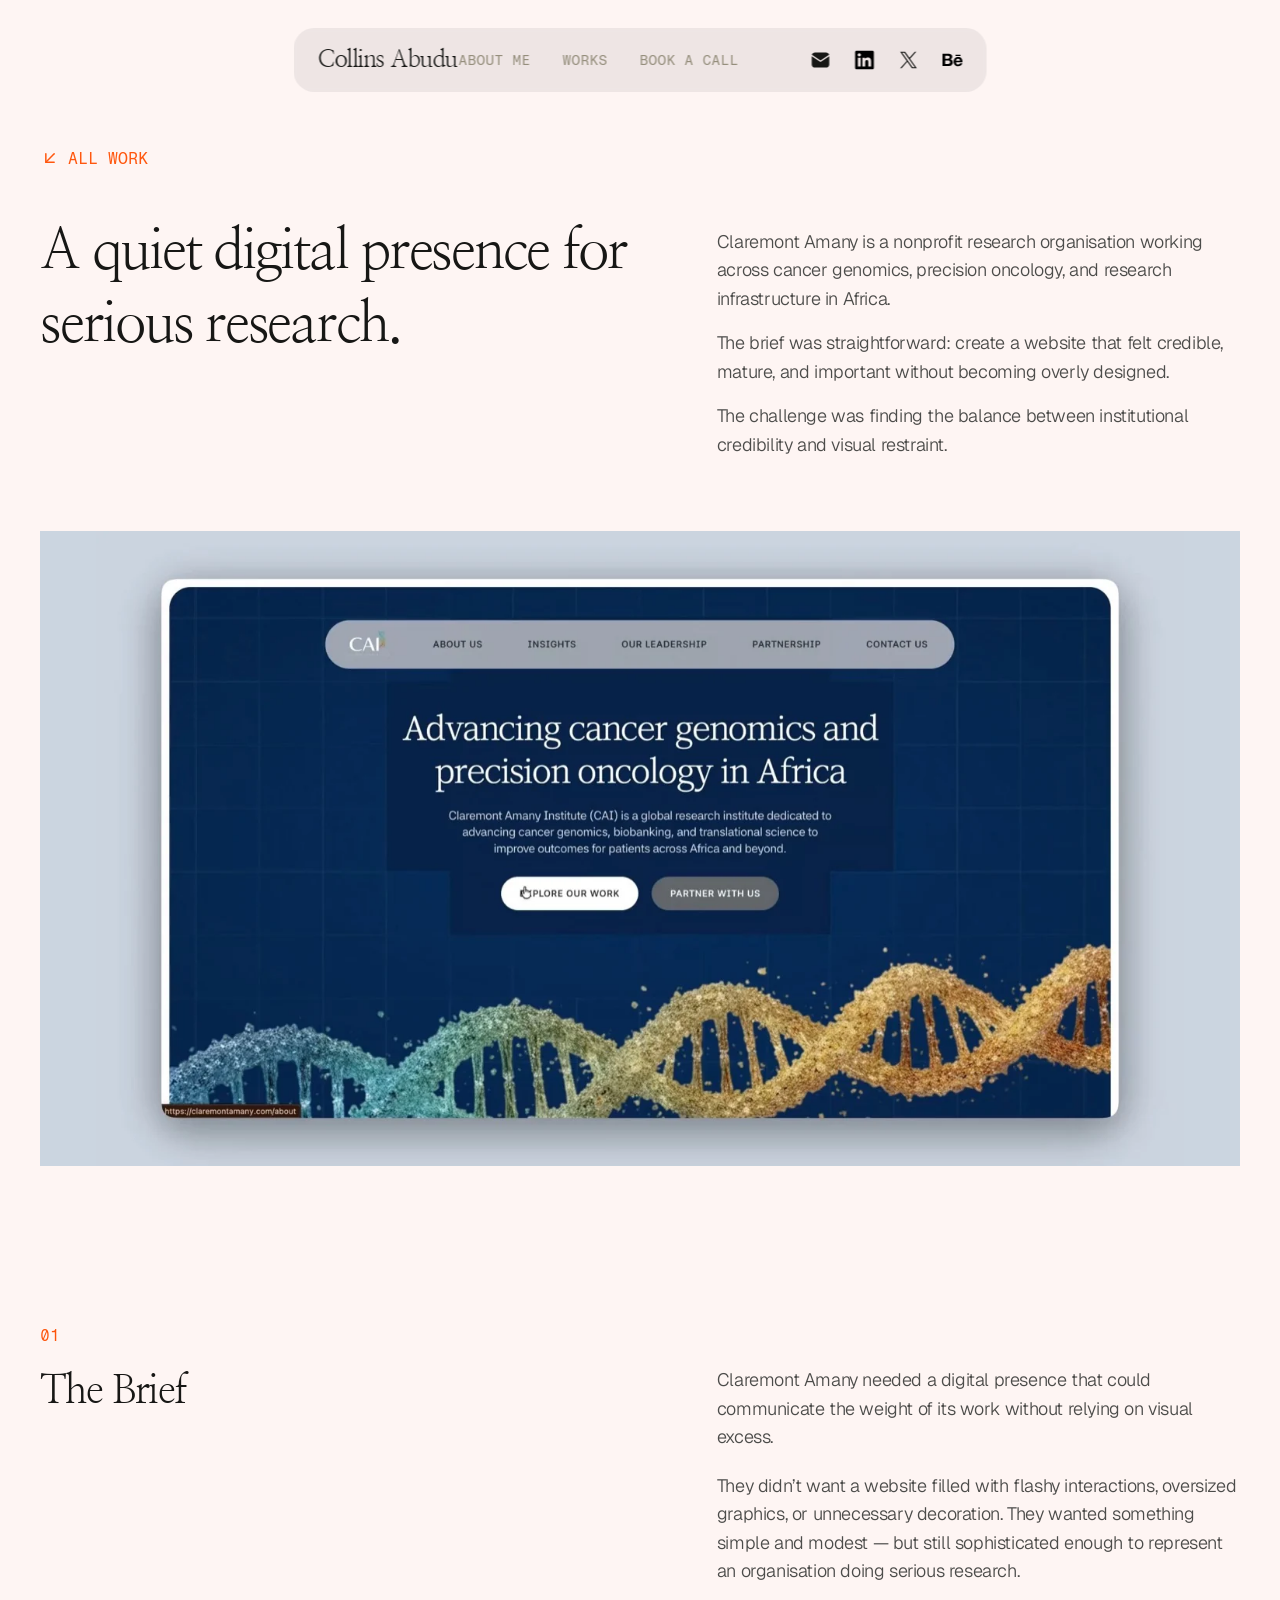
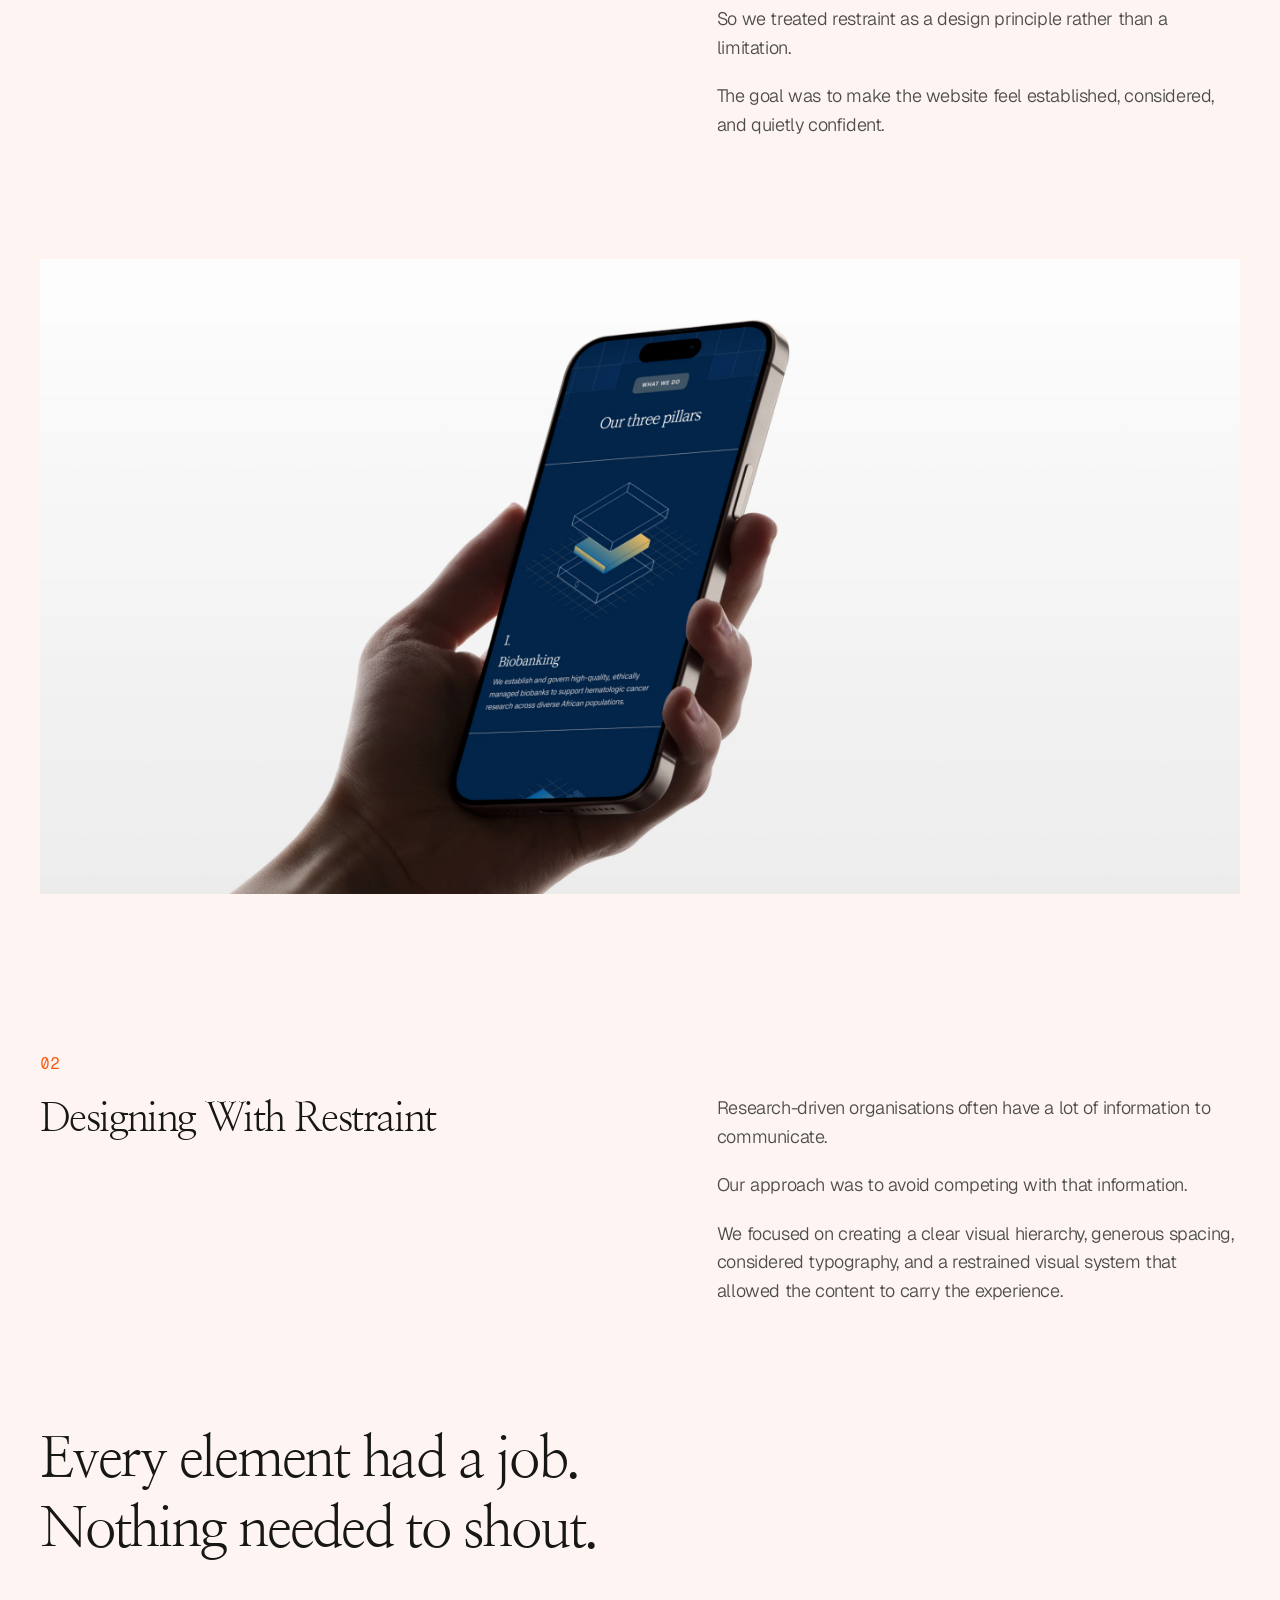
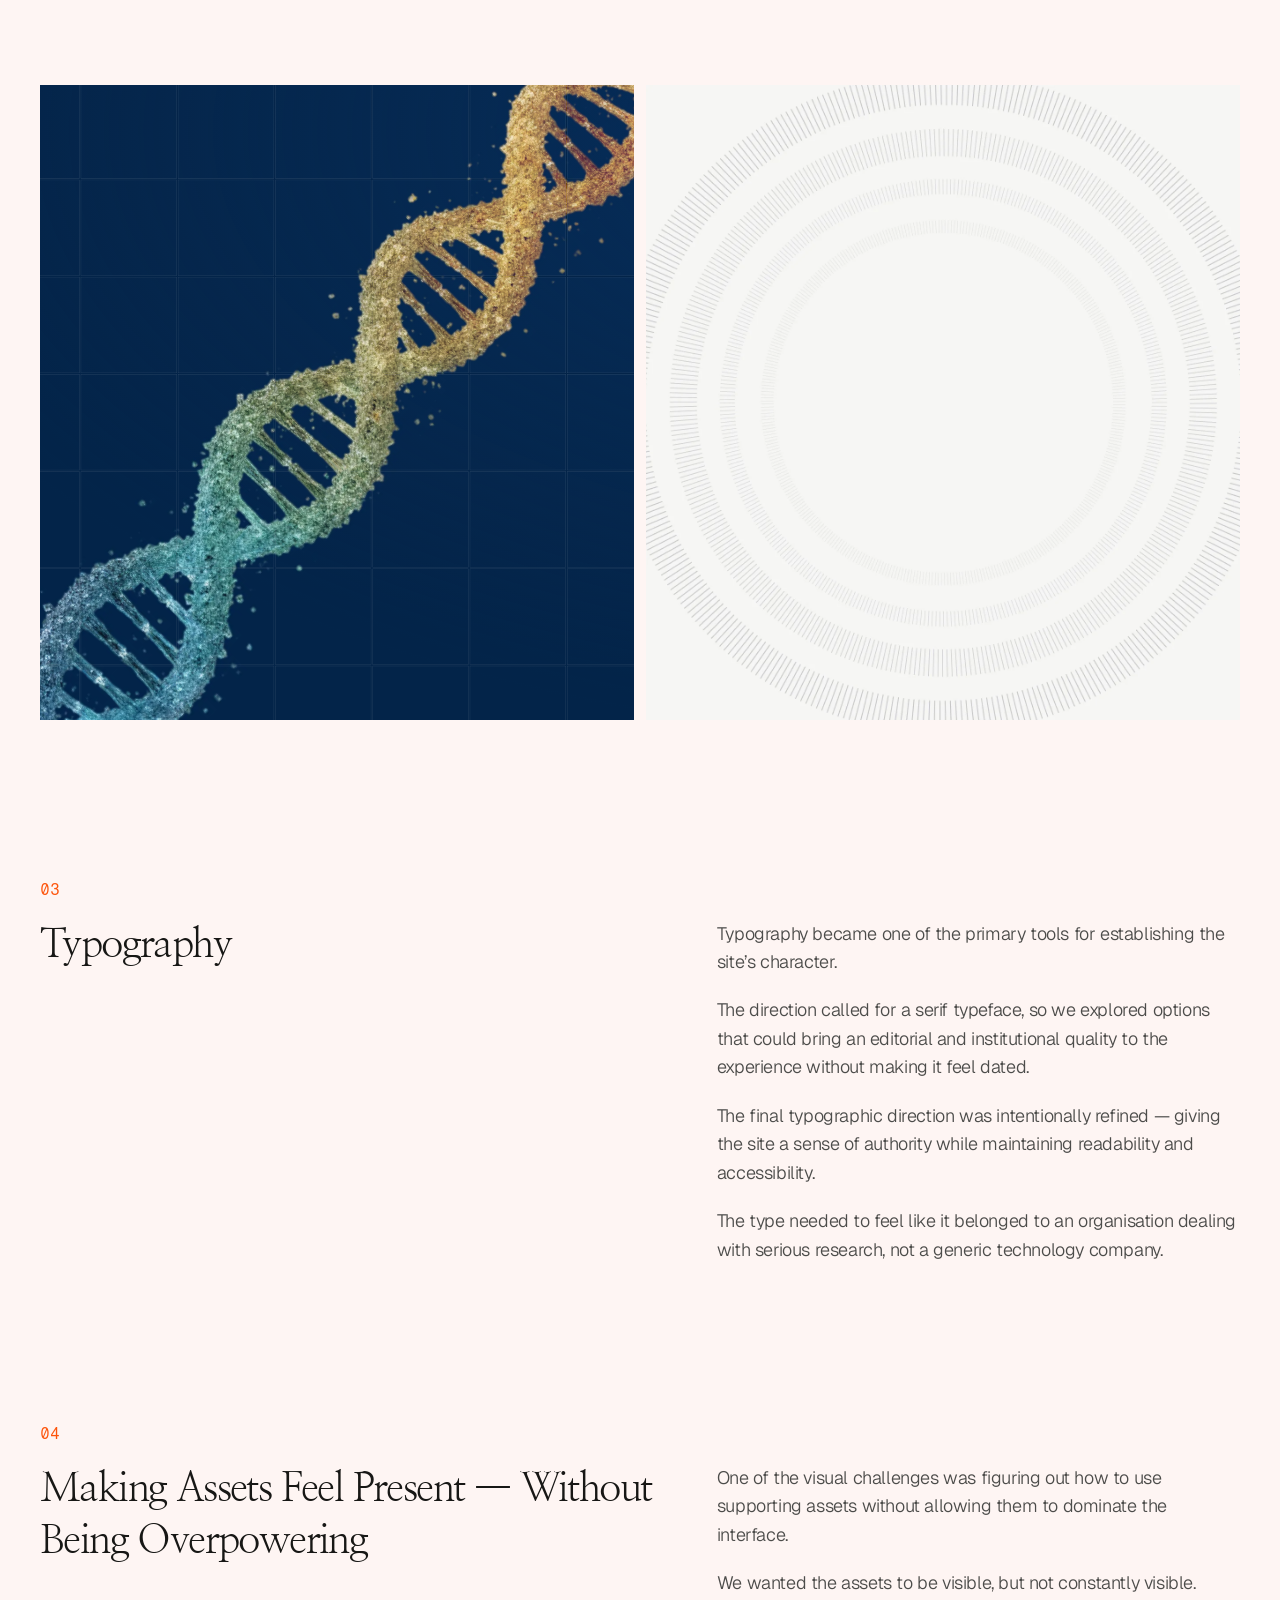
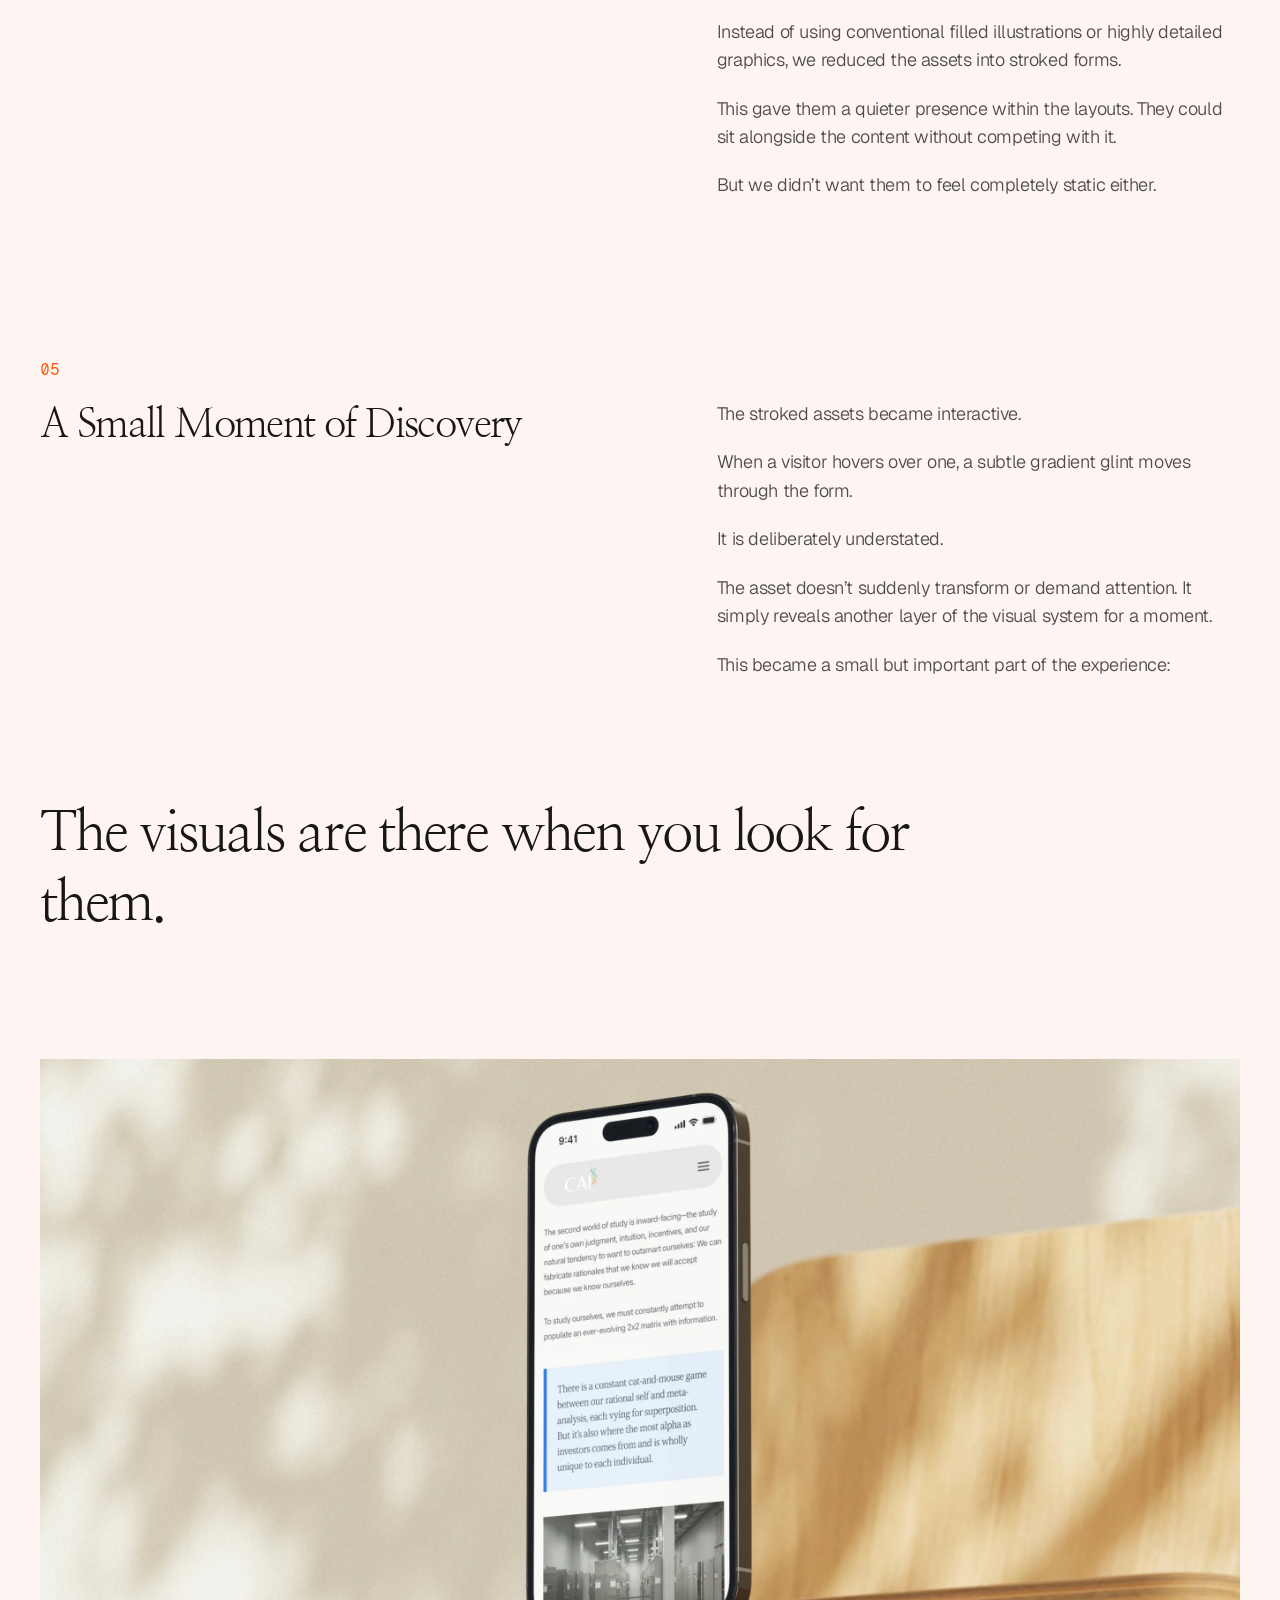
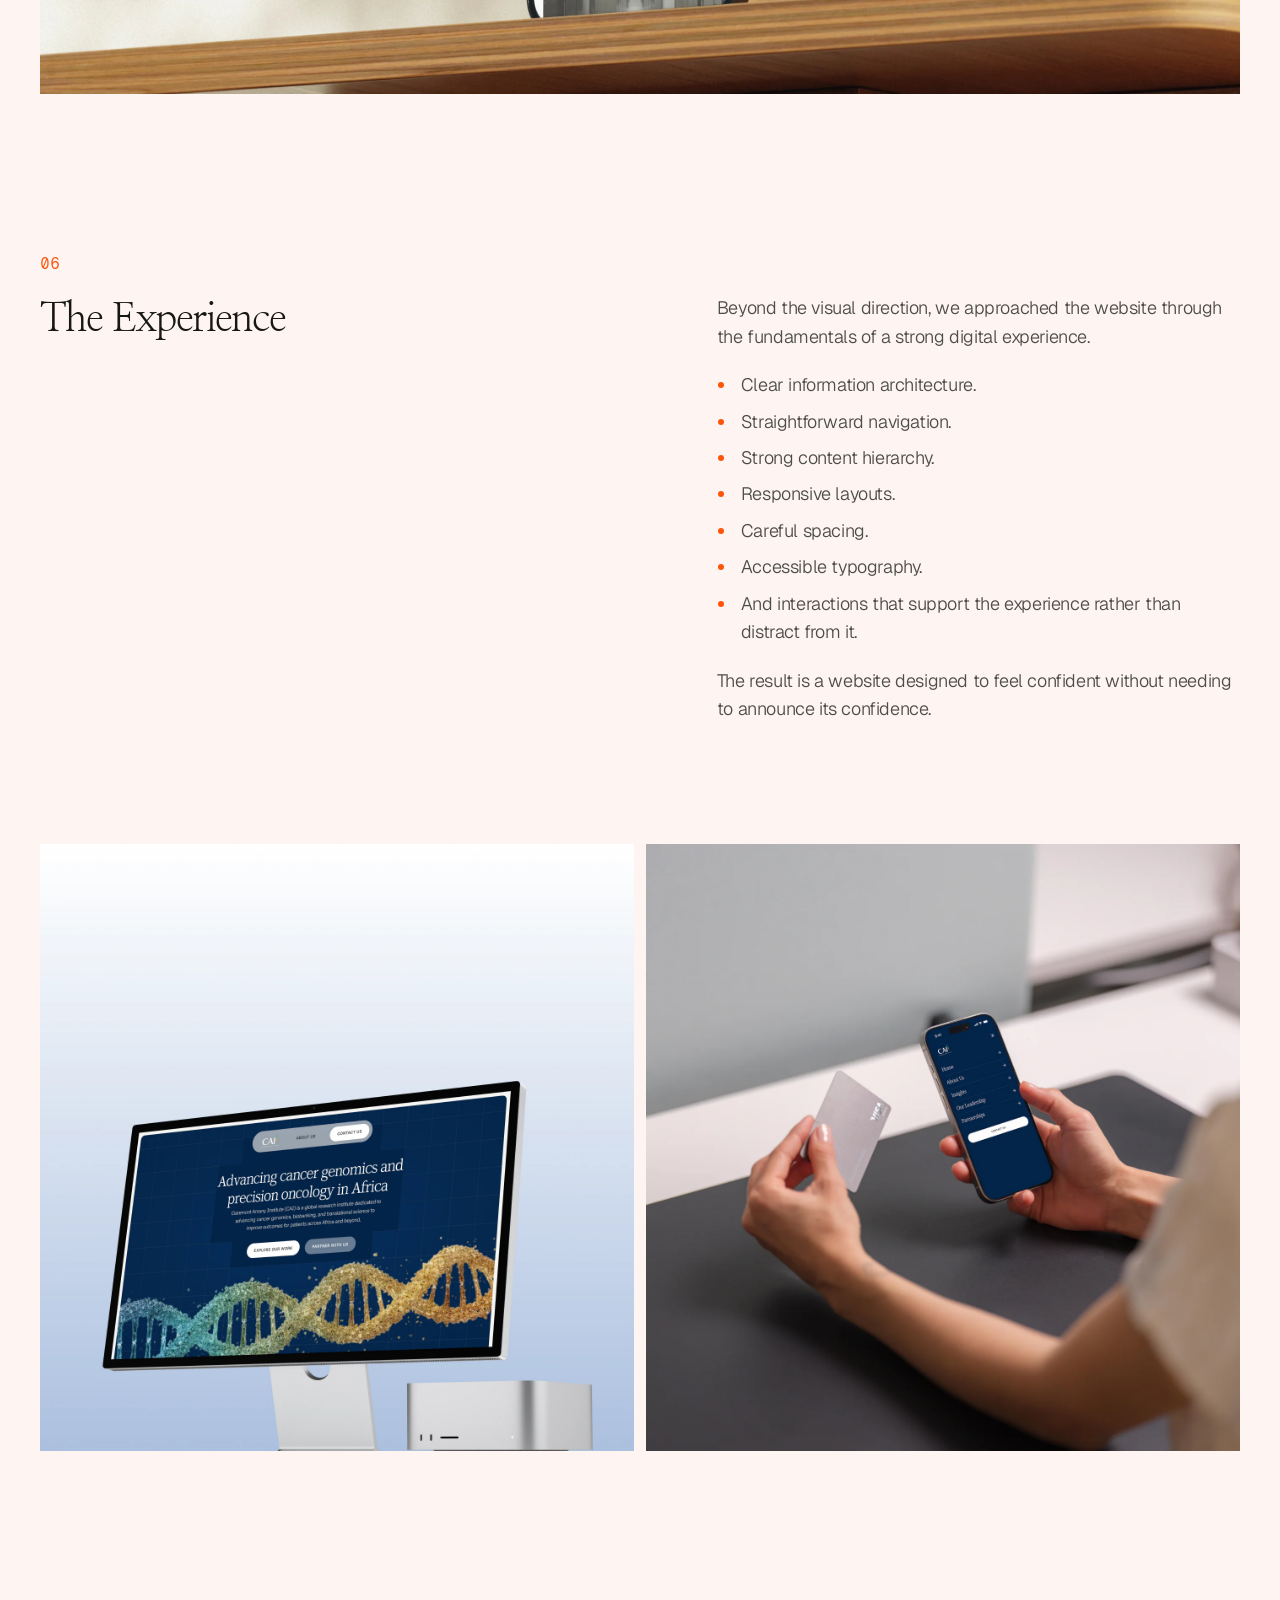
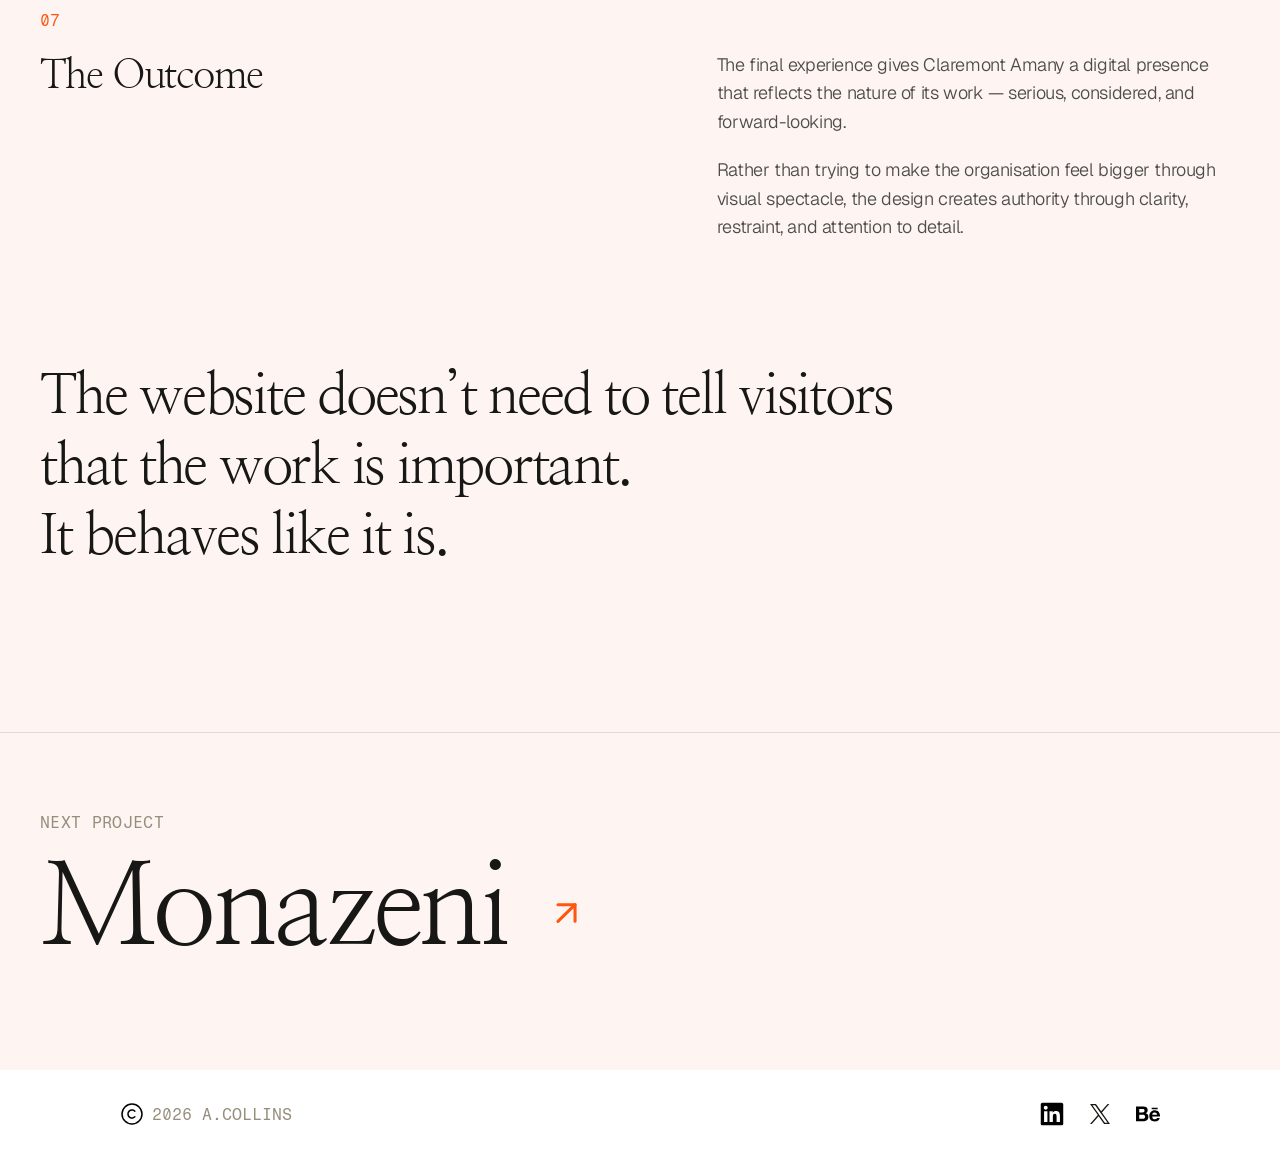
<file: work/claremont-amany/index.html>
<!DOCTYPE html>
<html lang="en">
<head>
<meta charset="UTF-8">
<meta name="viewport" content="width=device-width, initial-scale=1.0">
<title>Claremont Amany — Case study — Collins Abudu</title>
<meta name="description" content="Claremont Amany is a nonprofit research organisation working across cancer genomics, precision oncology, and research infrastructure in Africa.">
<link rel="canonical" href="https://collinsabudu.com/work/claremont-amany/">

<meta property="og:type" content="article">
<meta property="og:url" content="https://collinsabudu.com/work/claremont-amany/">
<meta property="og:site_name" content="Collins Abudu">
<meta property="og:title" content="Claremont Amany — A quiet digital presence for serious research.">
<meta property="og:description" content="Claremont Amany is a nonprofit research organisation working across cancer genomics, precision oncology, and research infrastructure in Africa.">
<meta property="og:image" content="https://collinsabudu.com/assets/video/claremont-amany-site-poster.webp">
<meta property="og:image:alt" content="Scrolling through the Claremont Amany website">

<meta name="twitter:card" content="summary_large_image">
<meta name="twitter:title" content="Claremont Amany — A quiet digital presence for serious research.">
<meta name="twitter:description" content="Claremont Amany is a nonprofit research organisation working across cancer genomics, precision oncology, and research infrastructure in Africa.">
<meta name="twitter:image" content="https://collinsabudu.com/assets/video/claremont-amany-site-poster.webp">

<link rel="preconnect" href="https://fonts.googleapis.com">
<link rel="preconnect" href="https://fonts.gstatic.com" crossorigin>
<link href="https://fonts.googleapis.com/css2?family=Baloo+2:wght@600&family=Barlow:wght@500&family=Fragment+Mono:ital@0;1&family=Geist:wght@100..900&family=Geist+Mono:wght@400&family=Nanum+Myeongjo:wght@400;700&display=swap" rel="stylesheet">
<link rel="stylesheet" href="../../assets/case.css">
<!-- Arms the reveals before first paint, so tagged content is never shown
     and then hidden. Without this the page simply renders fully visible. -->
<script>if(!matchMedia('(prefers-reduced-motion: reduce)').matches)document.documentElement.classList.add('js-motion');</script>
</head>
<body>

  <header class="navbar">
    <a class="navbar__brand" href="../../">Collins Abudu</a>

    <button class="navbar__toggle" type="button"
            aria-expanded="false" aria-controls="primary-menu" aria-label="Toggle navigation menu">
      <span class="navbar__toggle-bar"></span>
      <span class="navbar__toggle-bar"></span>
      <span class="navbar__toggle-bar"></span>
    </button>

    <div class="navbar__menu" id="primary-menu">
      <nav class="navbar__nav" aria-label="Primary">
        <a class="navbar__link" href="../../#about">ABOUT ME</a>
        <a class="navbar__link" href="../../#works">WORKS</a>
        <a class="navbar__link" href="../../#book">BOOK A CALL</a>
      </nav>

      <div class="navbar__social">
        <a href="mailto:collinsabuduac@gmail.com" aria-label="Email Collins">
          <img class="navbar__social-icon" src="../../assets/icon-email.svg" alt="Email" width="20" height="20">
        </a>
        <a href="https://www.linkedin.com/in/collins-abudu-300a701b8" target="_blank" rel="noopener noreferrer" aria-label="LinkedIn">
          <img class="navbar__social-icon" src="../../assets/icon-linkedin.svg" alt="LinkedIn" width="20" height="20">
        </a>
        <a href="https://x.com/oseelamar14" target="_blank" rel="noopener noreferrer" aria-label="X">
          <img class="navbar__social-icon" src="../../assets/icon-x.svg" alt="X" width="20" height="20">
        </a>
        <a href="https://www.behance.net/Oseelamar" target="_blank" rel="noopener noreferrer" aria-label="Behance">
          <img class="navbar__social-icon" src="../../assets/icon-behance.svg" alt="Behance" width="20" height="20">
        </a>
      </div>
    </div>
  </header>

<div class="page">

  <main class="case">

    <a class="case-back" href="../../#works">
      <img class="case-back__arrow" src="../../assets/icon-arrow.svg" alt="" aria-hidden="true">ALL WORK
    </a>

    <header class="case-header">
      <div data-reveal class="case-header__main">
        <h1 class="case-title">A quiet digital presence for serious research.</h1>
      </div>
      <div data-reveal class="case-intro"><p>Claremont Amany is a nonprofit research organisation working across cancer genomics, precision oncology, and research infrastructure in Africa.</p><p>The brief was straightforward: create a website that felt credible, mature, and important without becoming overly designed.</p><p>The challenge was finding the balance between institutional credibility and visual restraint.</p></div>
    </header>

    <figure data-reveal class="case-figure case-figure--hero"><div class="case-media"><video src="../../assets/video/claremont-amany-site.mp4" poster="../../assets/video/claremont-amany-site-poster.webp" aria-label="Scrolling through the Claremont Amany website" style="object-fit:contain;background:#CBD5E0;" autoplay muted loop playsinline></video></div></figure>

      <section data-reveal class="case-chapter"><div class="case-chapter__head"><p class="case-kicker">01</p><h3 class="case-chapter__title">The Brief</h3></div><div class="case-chapter__body"><p>Claremont Amany needed a digital presence that could communicate the weight of its work without relying on visual excess.</p><p>They didn’t want a website filled with flashy interactions, oversized graphics, or unnecessary decoration. They wanted something simple and modest — but still sophisticated enough to represent an organisation doing serious research.</p><p>So we treated restraint as a design principle rather than a limitation.</p><p>The goal was to make the website feel established, considered, and quietly confident.</p></div></section>
      <figure data-reveal class="case-figure case-figure--full"><div class="case-media"><img src="../../assets/work/claremont-phone-hand.webp" alt="A hand holding a phone showing the Claremont Amany “Our three pillars” page, opening on Biobanking" loading="lazy" decoding="async"></div></figure>
      <section data-reveal class="case-chapter"><div class="case-chapter__head"><p class="case-kicker">02</p><h3 class="case-chapter__title">Designing With Restraint</h3></div><div class="case-chapter__body"><p>Research-driven organisations often have a lot of information to communicate.</p><p>Our approach was to avoid competing with that information.</p><p>We focused on creating a clear visual hierarchy, generous spacing, considered typography, and a restrained visual system that allowed the content to carry the experience.</p></div></section>
      <p data-reveal class="case-statement">Every element had a job.<br>Nothing needed to shout.</p>
      <div data-reveal class="case-pair"><figure class="case-figure "><div class="case-media"><div class="case-dna" role="img" aria-label="A glowing DNA double helix drifting across a navy grid"><img class="case-dna__helix" src="../../assets/work/claremont-dna/dna.webp" alt="" loading="lazy" decoding="async"><img class="case-dna__grid" src="../../assets/work/claremont-dna/grid.svg" alt="" loading="lazy"></div></div></figure><figure class="case-figure "><div class="case-media"><video src="../../assets/video/claremont-rings.mp4" poster="../../assets/work/claremont-rings.webp" aria-label="Four rings of fine grey lines turning slowly, each in the opposite direction to the next" autoplay muted loop playsinline></video></div></figure></div>
      <section data-reveal class="case-chapter"><div class="case-chapter__head"><p class="case-kicker">03</p><h3 class="case-chapter__title">Typography</h3></div><div class="case-chapter__body"><p>Typography became one of the primary tools for establishing the site’s character.</p><p>The direction called for a serif typeface, so we explored options that could bring an editorial and institutional quality to the experience without making it feel dated.</p><p>The final typographic direction was intentionally refined — giving the site a sense of authority while maintaining readability and accessibility.</p><p>The type needed to feel like it belonged to an organisation dealing with serious research, not a generic technology company.</p></div></section>
      <section data-reveal class="case-chapter"><div class="case-chapter__head"><p class="case-kicker">04</p><h3 class="case-chapter__title">Making Assets Feel Present — Without Being Overpowering</h3></div><div class="case-chapter__body"><p>One of the visual challenges was figuring out how to use supporting assets without allowing them to dominate the interface.</p><p>We wanted the assets to be visible, but not constantly visible.</p><p>Instead of using conventional filled illustrations or highly detailed graphics, we reduced the assets into stroked forms.</p><p>This gave them a quieter presence within the layouts. They could sit alongside the content without competing with it.</p><p>But we didn’t want them to feel completely static either.</p></div></section>
      <section data-reveal class="case-chapter"><div class="case-chapter__head"><p class="case-kicker">05</p><h3 class="case-chapter__title">A Small Moment of Discovery</h3></div><div class="case-chapter__body"><p>The stroked assets became interactive.</p><p>When a visitor hovers over one, a subtle gradient glint moves through the form.</p><p>It is deliberately understated.</p><p>The asset doesn’t suddenly transform or demand attention. It simply reveals another layer of the visual system for a moment.</p><p>This became a small but important part of the experience:</p></div></section>
      <p data-reveal class="case-statement">The visuals are there when you look for them.</p>
      <figure data-reveal class="case-figure case-figure--full"><div class="case-media"><img src="../../assets/work/claremont-phone-desk.webp" alt="The Claremont Amany site on a phone standing on a wooden shelf in soft sunlight, showing an article and a pull quote" loading="lazy" decoding="async"></div></figure>
      <section data-reveal class="case-chapter"><div class="case-chapter__head"><p class="case-kicker">06</p><h3 class="case-chapter__title">The Experience</h3></div><div class="case-chapter__body"><p>Beyond the visual direction, we approached the website through the fundamentals of a strong digital experience.</p><ul class="case-list case-list--bullets"><li>Clear information architecture.</li><li>Straightforward navigation.</li><li>Strong content hierarchy.</li><li>Responsive layouts.</li><li>Careful spacing.</li><li>Accessible typography.</li><li>And interactions that support the experience rather than distract from it.</li></ul><p>The result is a website designed to feel confident without needing to announce its confidence.</p></div></section>
      <div data-reveal class="case-pair" style="--pair-ratio:704 / 720"><figure class="case-figure "><div class="case-media"><img src="../../assets/work/claremont-studio-display.webp" alt="The Claremont Amany homepage, “Advancing cancer genomics and precision oncology in Africa”, on a desktop monitor beside a Mac Studio" loading="lazy" decoding="async"></div></figure><figure class="case-figure "><div class="case-media"><img src="../../assets/work/claremont-phone-card.webp" alt="Hands holding a phone showing the Claremont Amany mobile menu, next to a bank card, at a desk" loading="lazy" decoding="async"></div></figure></div>
      <section data-reveal class="case-chapter"><div class="case-chapter__head"><p class="case-kicker">07</p><h3 class="case-chapter__title">The Outcome</h3></div><div class="case-chapter__body"><p>The final experience gives Claremont Amany a digital presence that reflects the nature of its work — serious, considered, and forward-looking.</p><p>Rather than trying to make the organisation feel bigger through visual spectacle, the design creates authority through clarity, restraint, and attention to detail.</p></div></section>
      <p data-reveal class="case-statement">The website doesn’t need to tell visitors that the work is important.<br>It behaves like it is.</p>

    <a class="case-next" href="../../work/monazeni/">
      <span class="case-kicker">Next project</span>
      <span class="case-next__title">Monazeni
        <img src="../../assets/icon-arrow.svg" width="20" height="20" alt="">
      </span>
    </a>

  </main>

  <footer class="footer">
    <div data-reveal class="footer__credit">
      <img class="footer__mark footer__mark--lg" src="../../assets/icon-copyright.svg" alt="" width="24" height="24">
      <img class="footer__mark footer__mark--sm" src="../../assets/icon-copyright-18.svg" alt="" width="18" height="18">
      <p class="footer__text">2026 A.Collins</p>
    </div>

    <div data-reveal class="footer__social">
      <a href="https://www.linkedin.com/in/collins-abudu-300a701b8" target="_blank" rel="noopener noreferrer" aria-label="LinkedIn">
        <img class="footer__icon" src="../../assets/icon-linkedin-24.svg" alt="LinkedIn" width="24" height="24">
      </a>
      <a href="https://x.com/oseelamar14" target="_blank" rel="noopener noreferrer" aria-label="X">
        <img class="footer__icon" src="../../assets/icon-x-24.svg" alt="X" width="24" height="24">
      </a>
      <a href="https://www.behance.net/Oseelamar" target="_blank" rel="noopener noreferrer" aria-label="Behance">
        <img class="footer__icon" src="../../assets/icon-behance-24.svg" alt="Behance" width="24" height="24">
      </a>
    </div>
  </footer>

</div>

<script src="../../assets/case.js"></script>
</body>
</html>
</file>
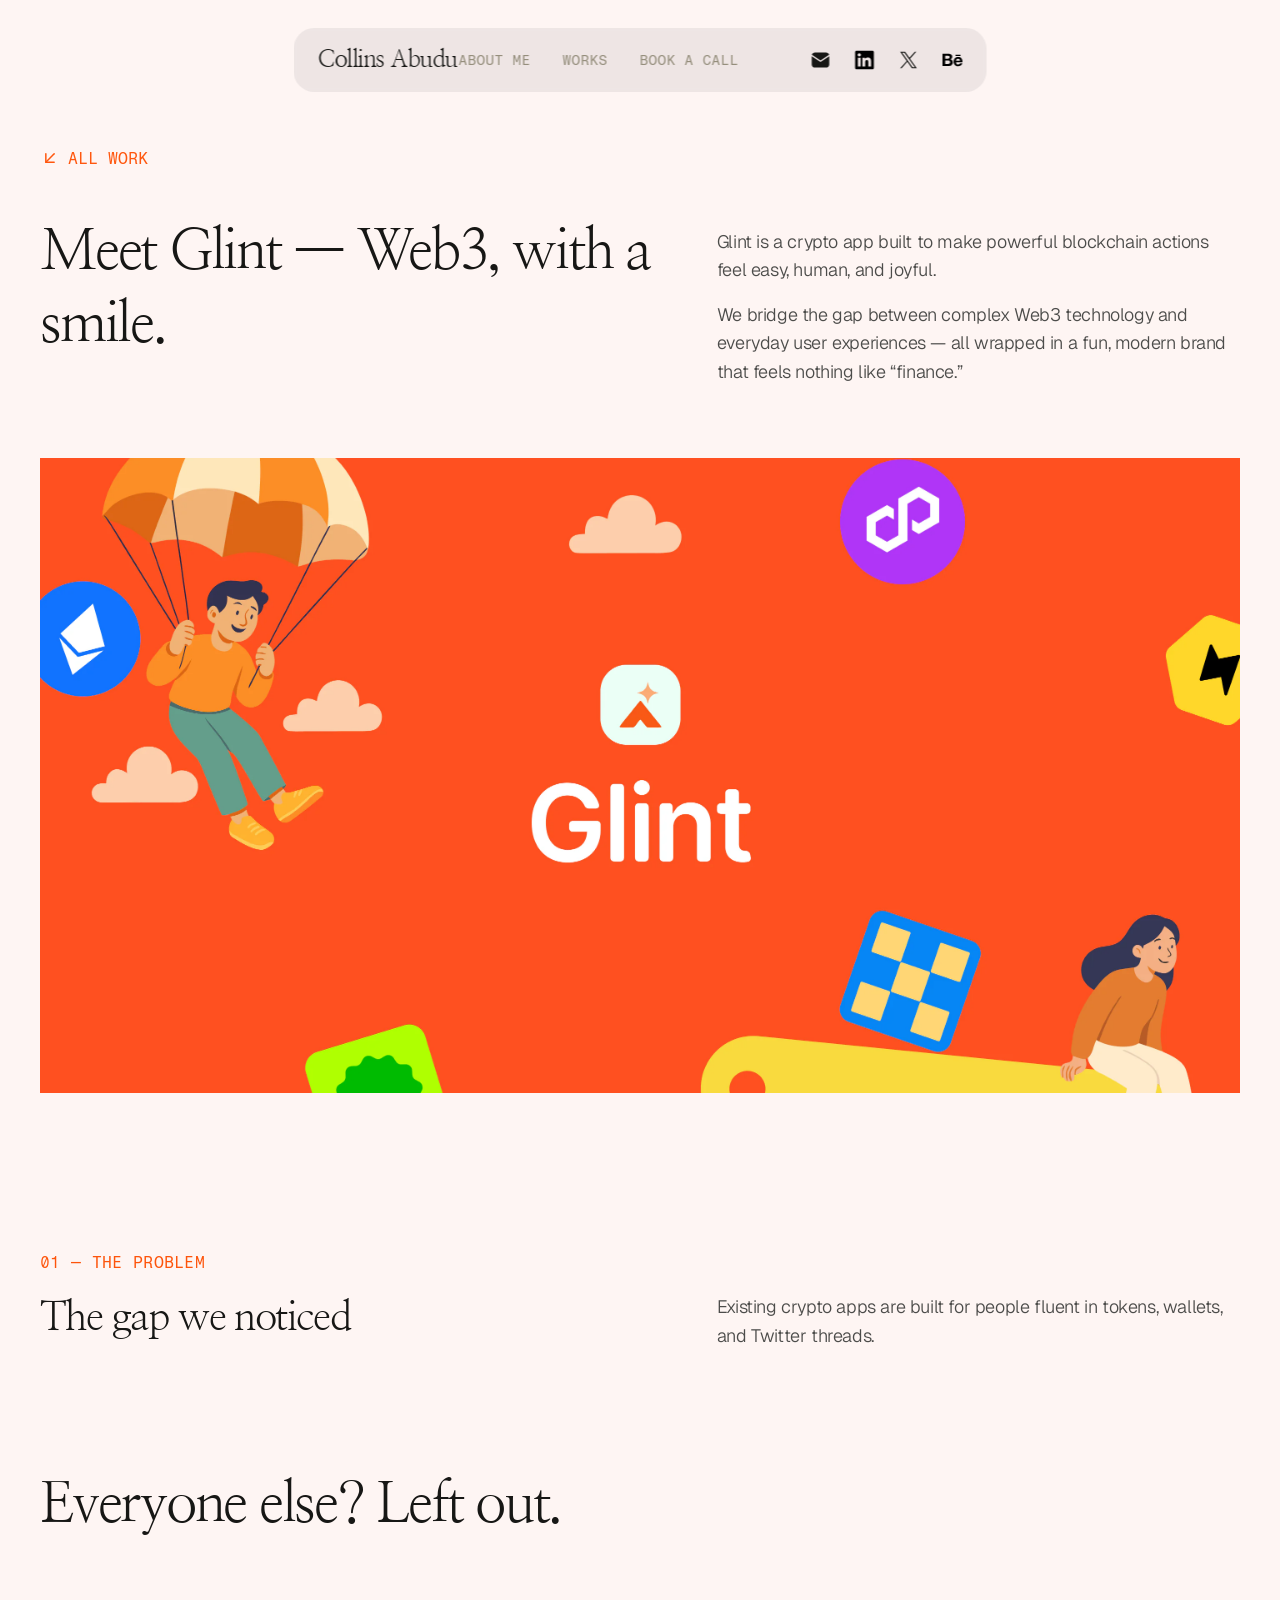
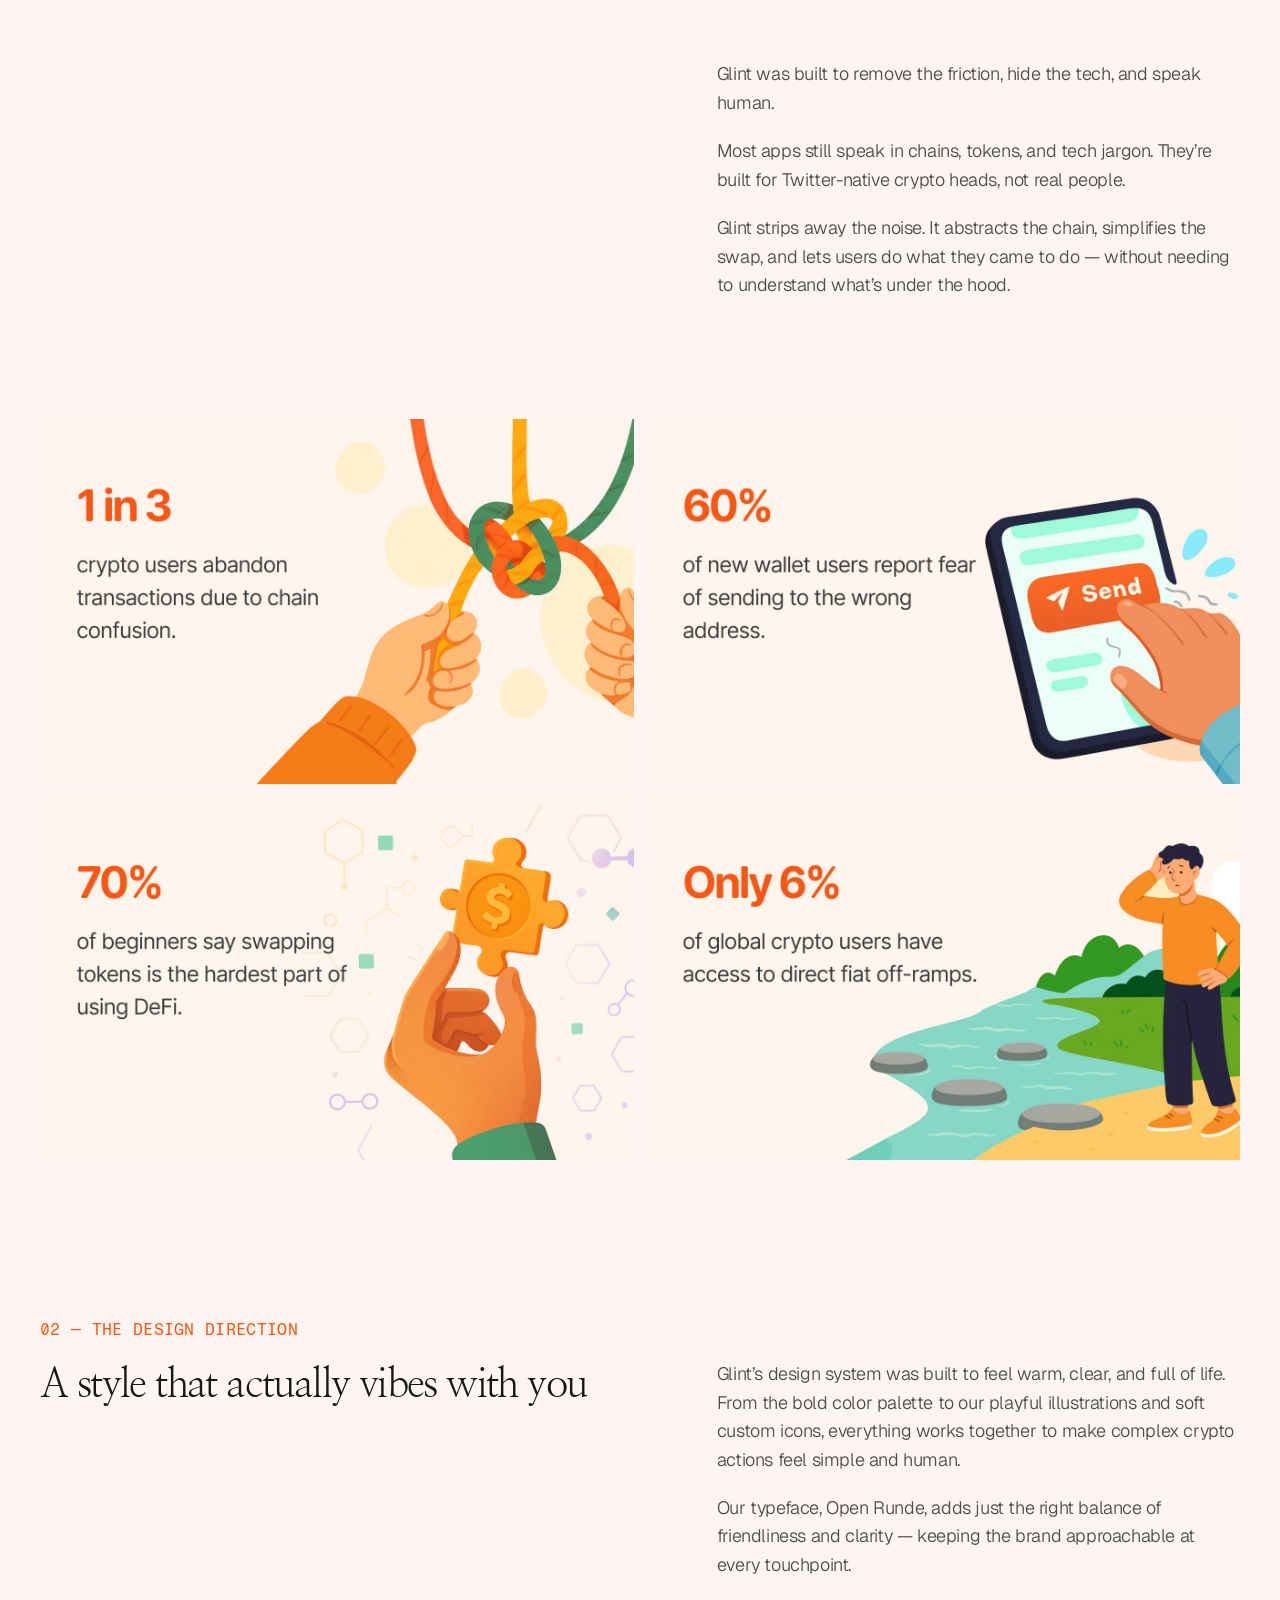
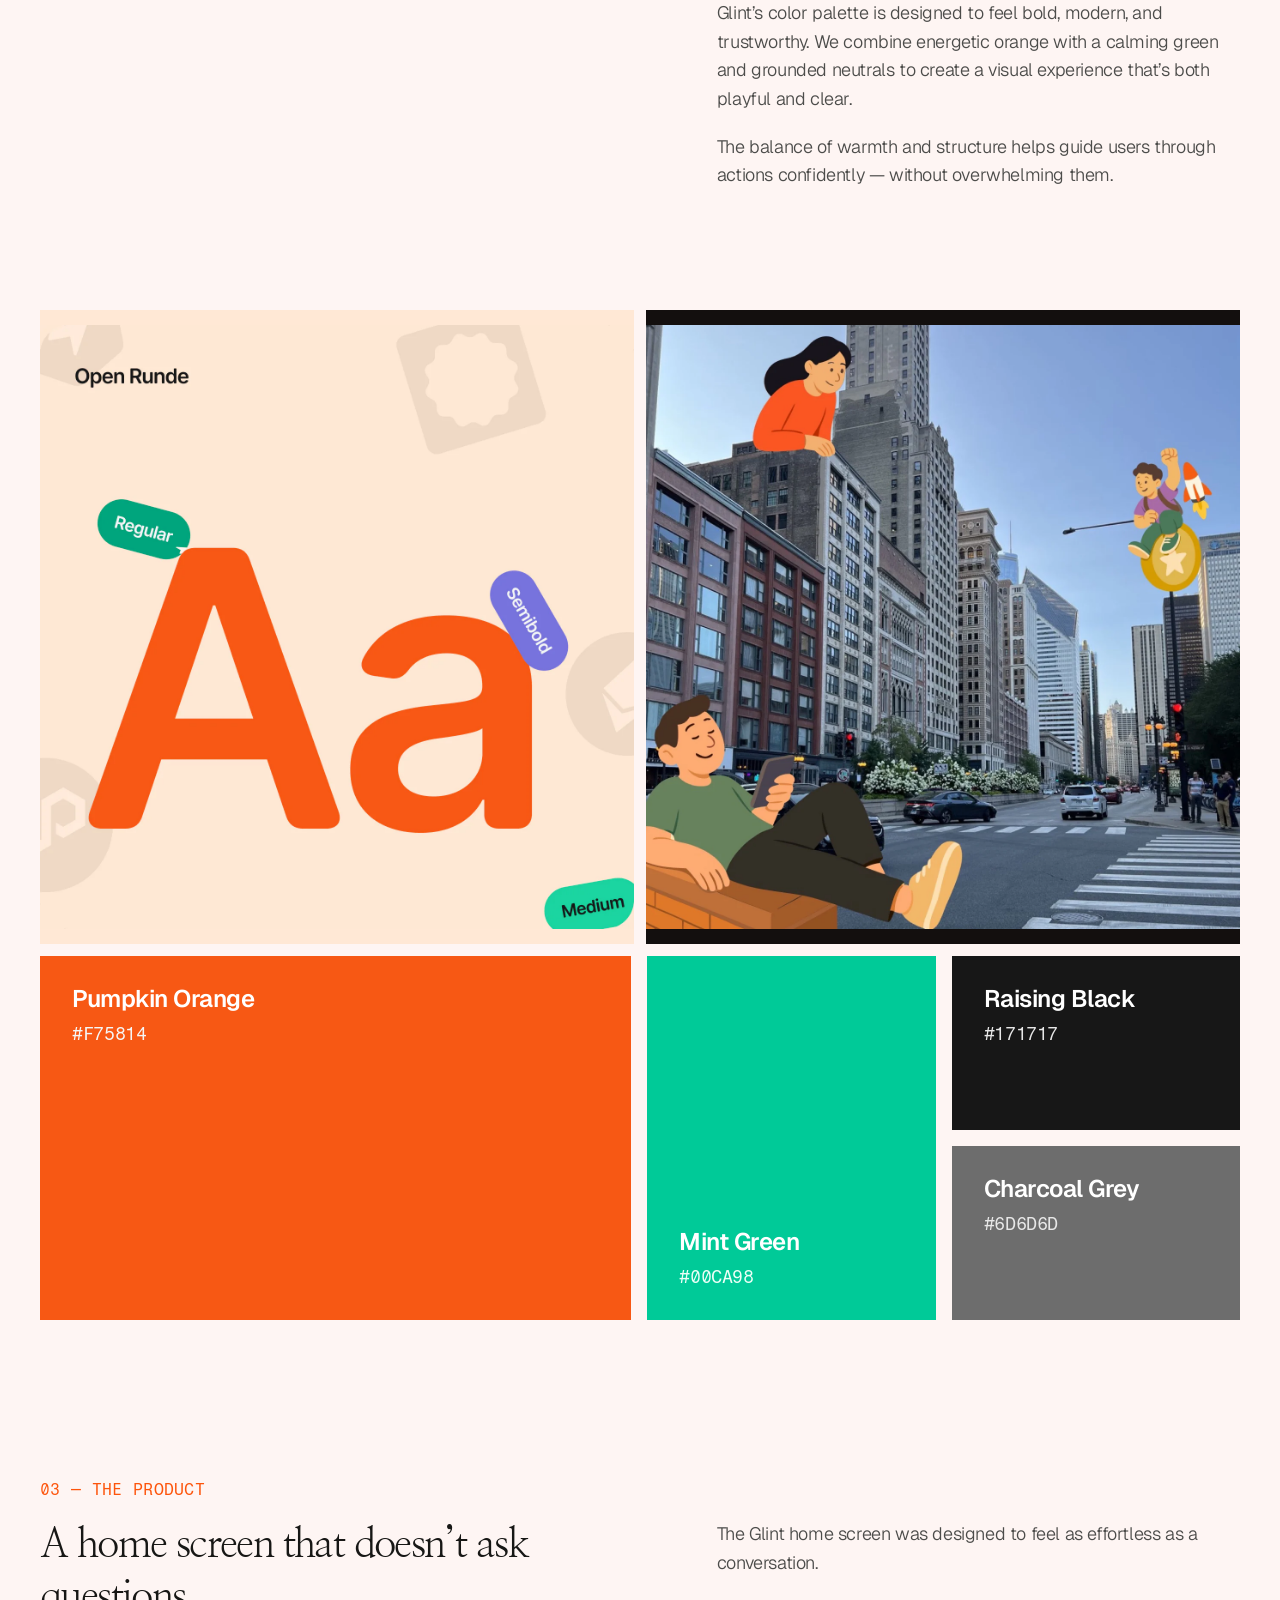
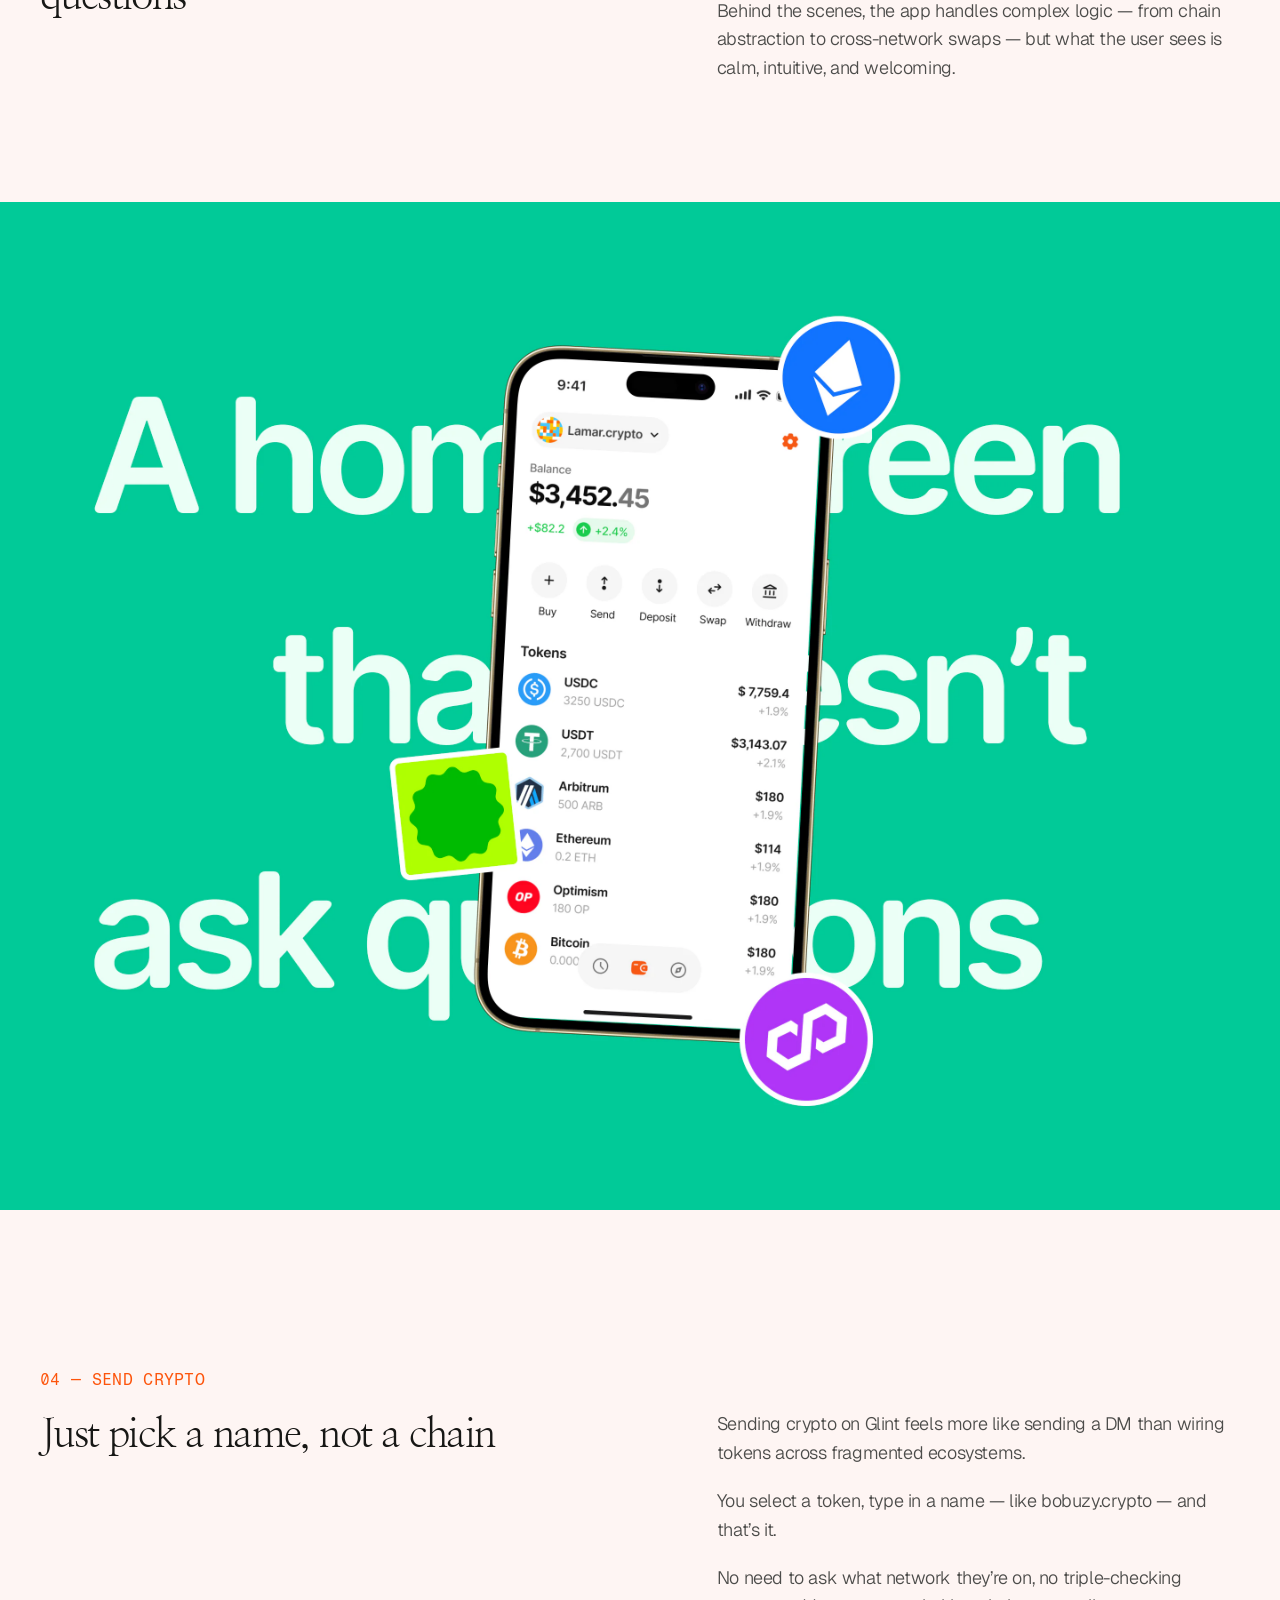
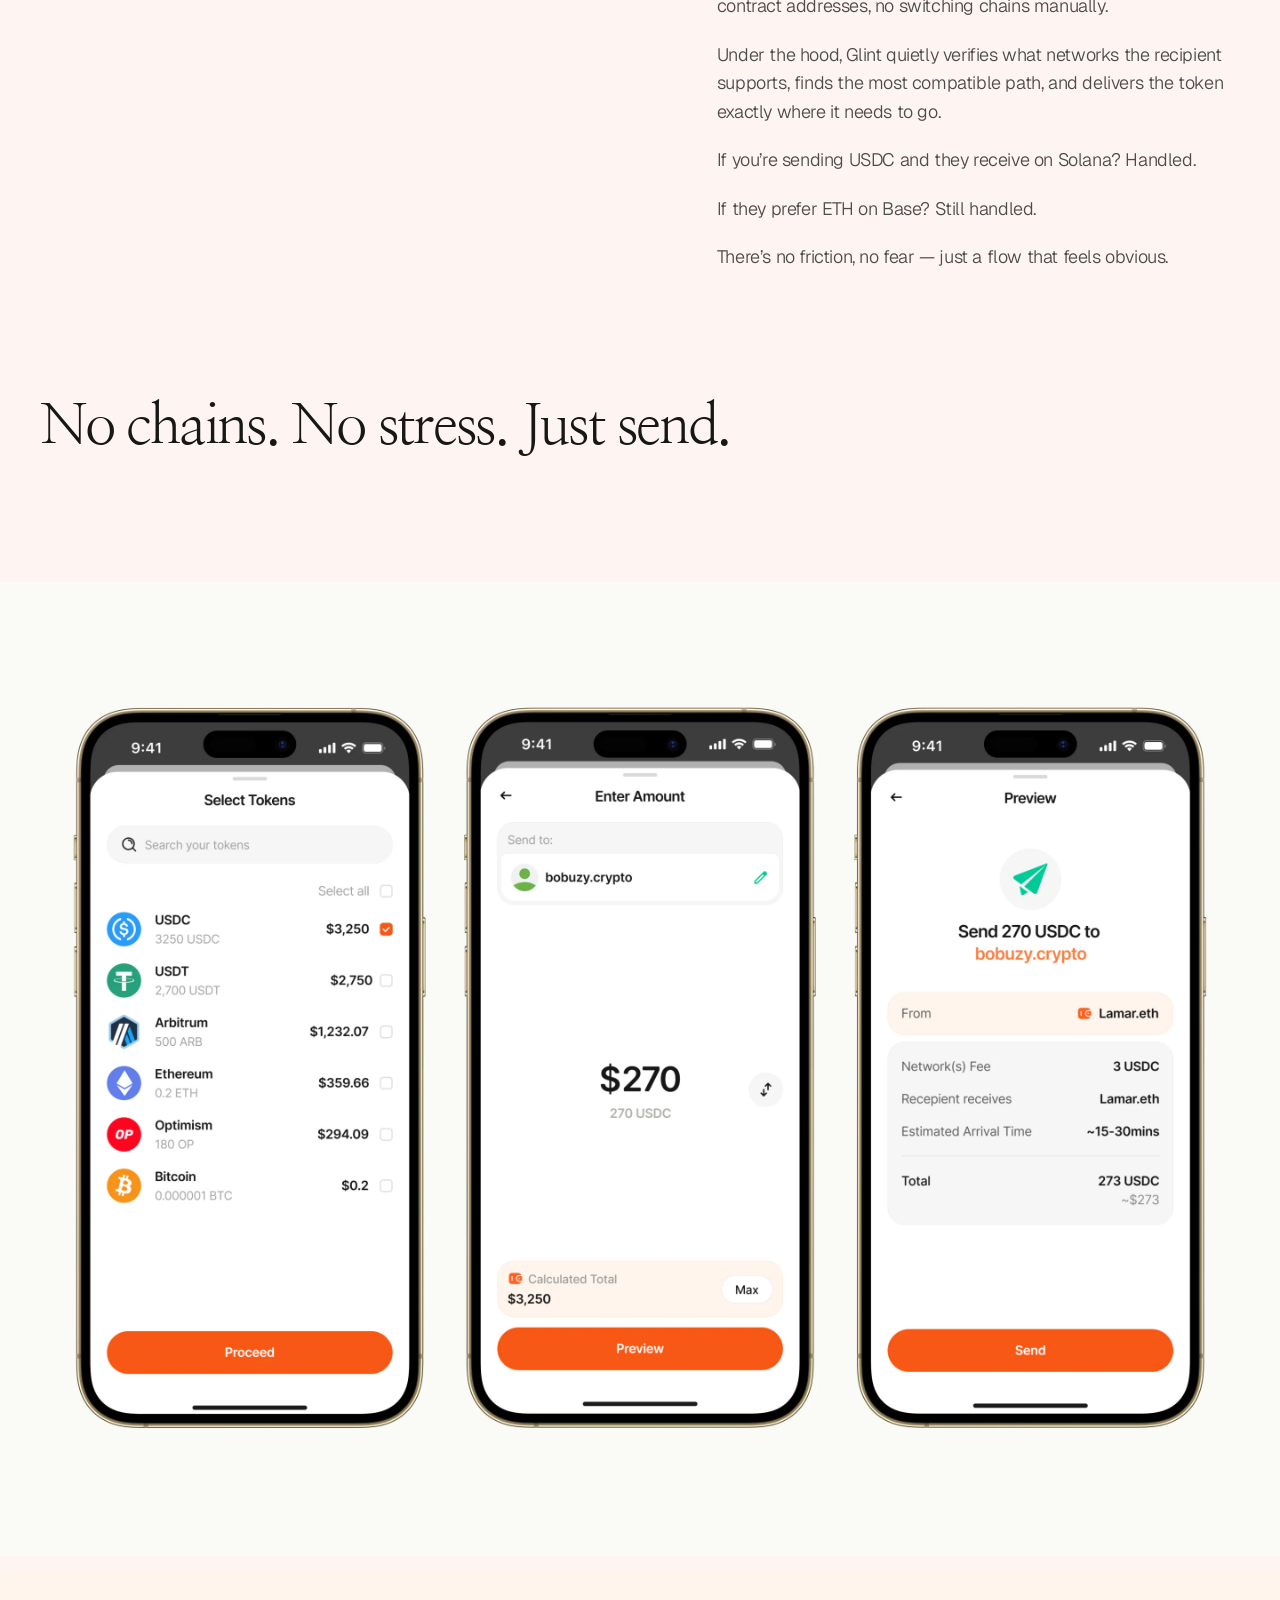
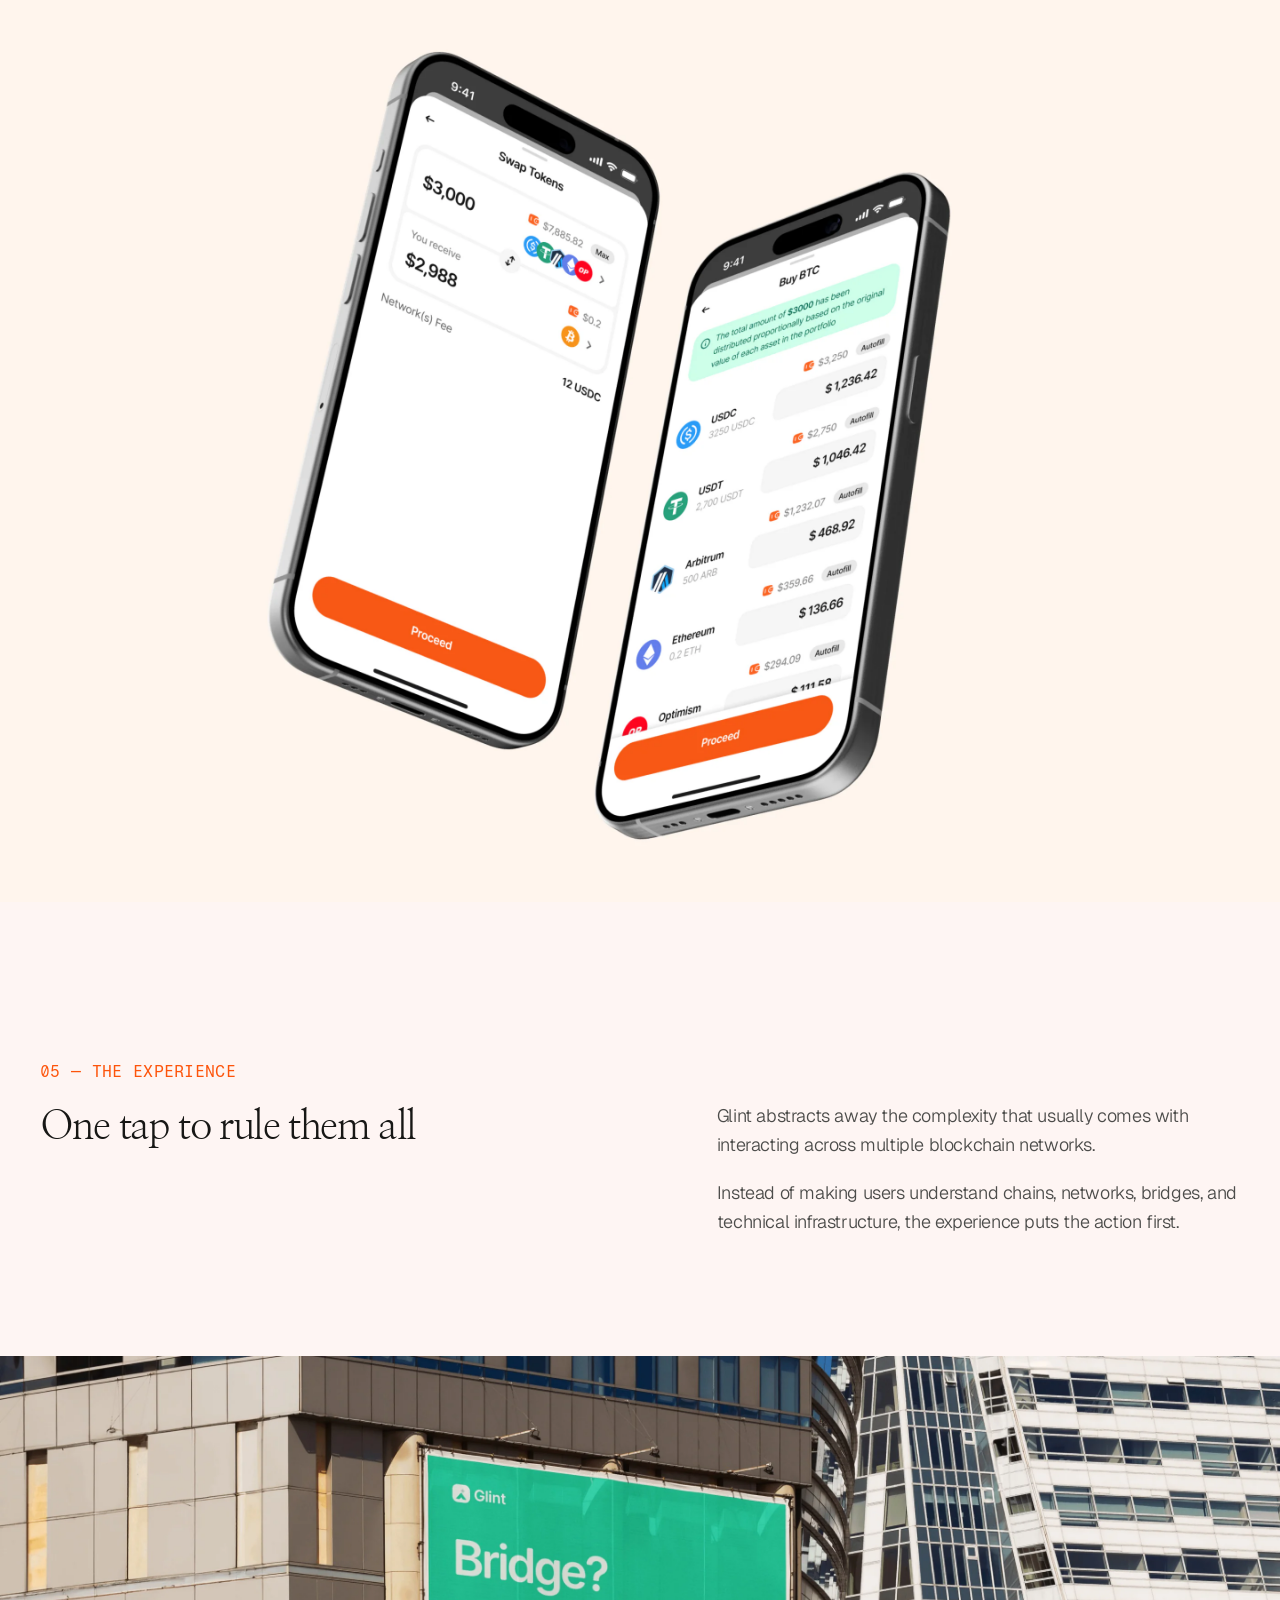
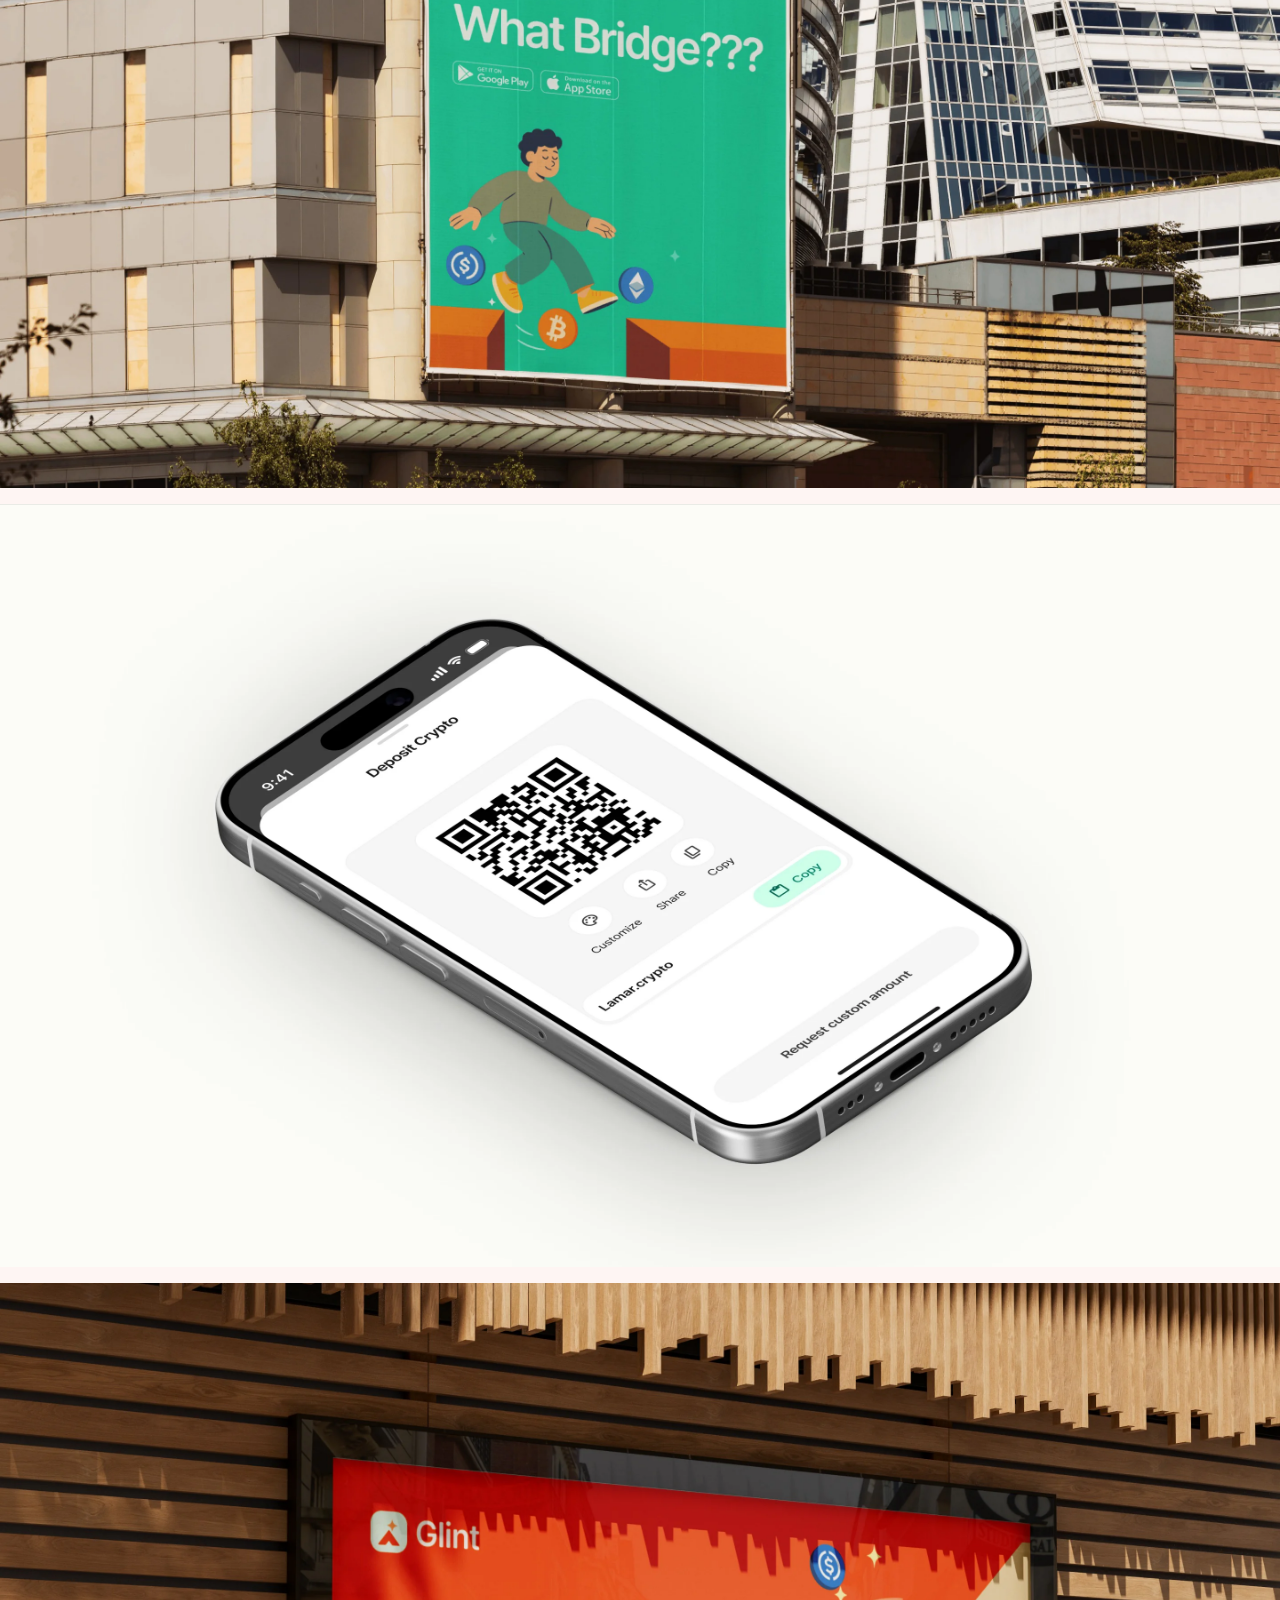
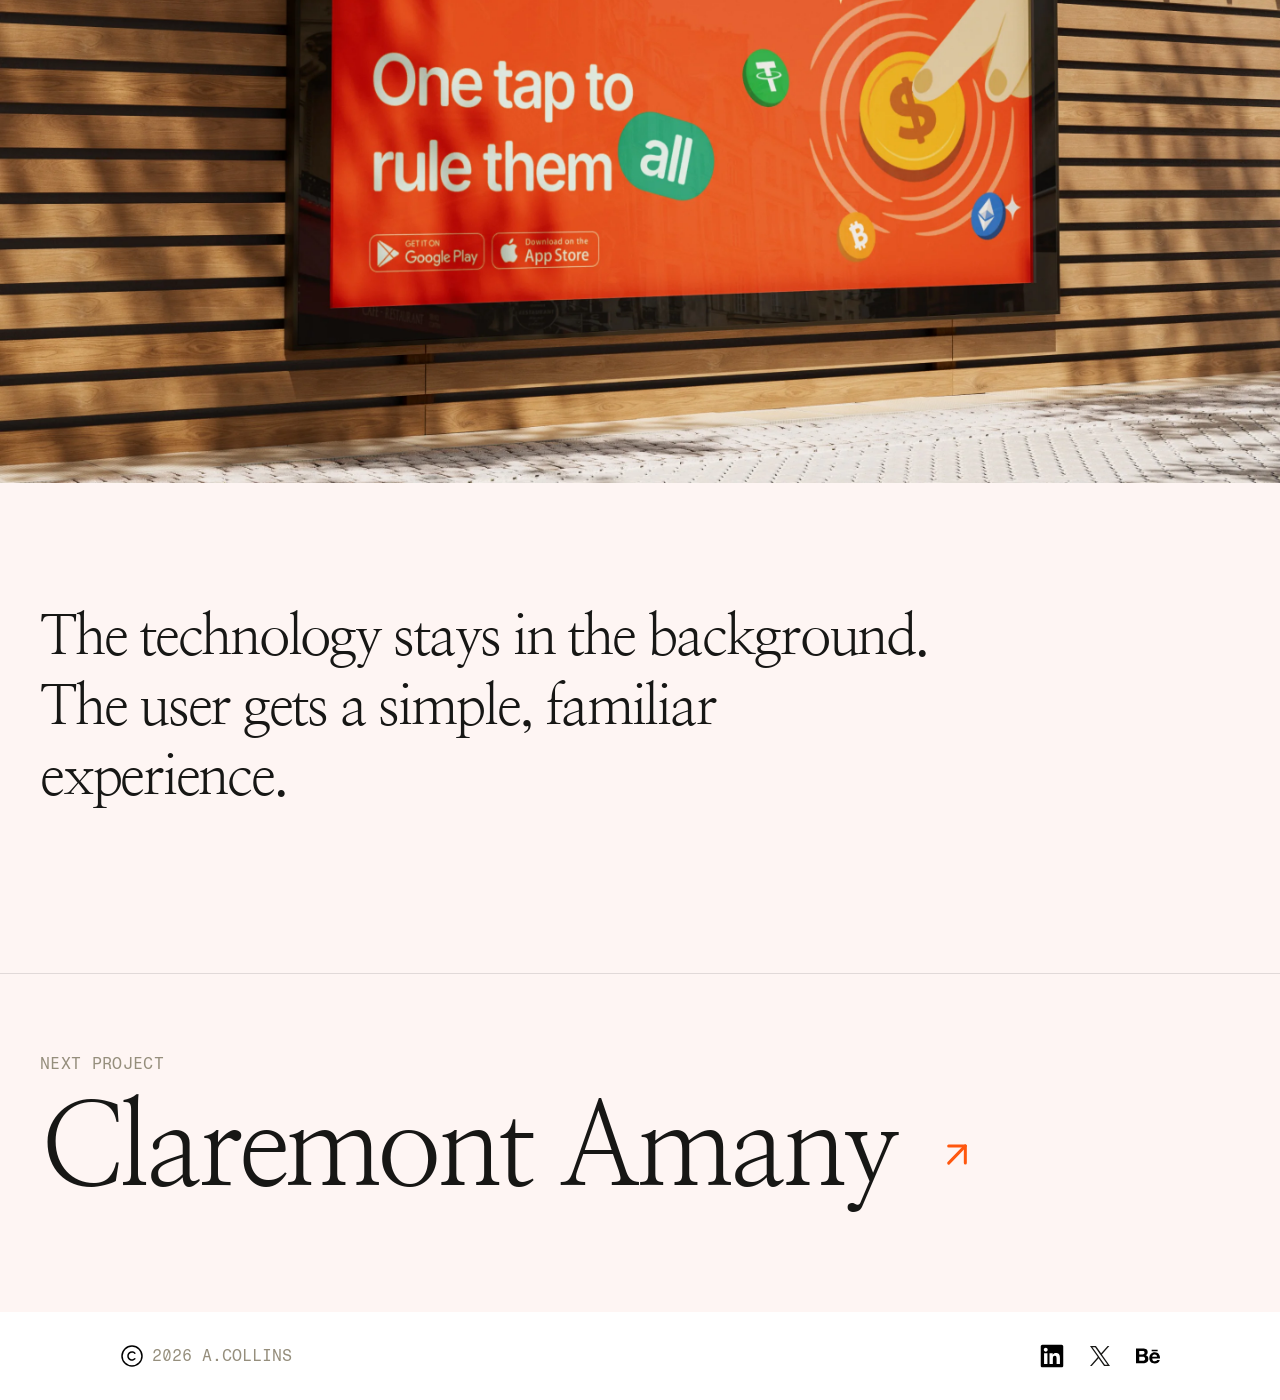
<file: work/glint/index.html>
<!DOCTYPE html>
<html lang="en">
<head>
<meta charset="UTF-8">
<meta name="viewport" content="width=device-width, initial-scale=1.0">
<title>Glint — Case study — Collins Abudu</title>
<meta name="description" content="Glint is a crypto app built to make powerful blockchain actions feel easy, human, and joyful.">
<link rel="canonical" href="https://collinsabudu.com/work/glint/">

<meta property="og:type" content="article">
<meta property="og:url" content="https://collinsabudu.com/work/glint/">
<meta property="og:site_name" content="Collins Abudu">
<meta property="og:title" content="Glint — Meet Glint — Web3, with a smile.">
<meta property="og:description" content="Glint is a crypto app built to make powerful blockchain actions feel easy, human, and joyful.">
<meta property="og:image" content="https://collinsabudu.com/assets/work/glint-cover.webp">
<meta property="og:image:alt" content="Glint title illustration: the Glint logo surrounded by crypto icons and characters">

<meta name="twitter:card" content="summary_large_image">
<meta name="twitter:title" content="Glint — Meet Glint — Web3, with a smile.">
<meta name="twitter:description" content="Glint is a crypto app built to make powerful blockchain actions feel easy, human, and joyful.">
<meta name="twitter:image" content="https://collinsabudu.com/assets/work/glint-cover.webp">

<link rel="preconnect" href="https://fonts.googleapis.com">
<link rel="preconnect" href="https://fonts.gstatic.com" crossorigin>
<link href="https://fonts.googleapis.com/css2?family=Baloo+2:wght@600&family=Barlow:wght@500&family=Fragment+Mono:ital@0;1&family=Geist:wght@100..900&family=Geist+Mono:wght@400&family=Nanum+Myeongjo:wght@400;700&display=swap" rel="stylesheet">
<link rel="stylesheet" href="../../assets/case.css">
<!-- Arms the reveals before first paint, so tagged content is never shown
     and then hidden. Without this the page simply renders fully visible. -->
<script>if(!matchMedia('(prefers-reduced-motion: reduce)').matches)document.documentElement.classList.add('js-motion');</script>
</head>
<body>

  <header class="navbar">
    <a class="navbar__brand" href="../../">Collins Abudu</a>

    <button class="navbar__toggle" type="button"
            aria-expanded="false" aria-controls="primary-menu" aria-label="Toggle navigation menu">
      <span class="navbar__toggle-bar"></span>
      <span class="navbar__toggle-bar"></span>
      <span class="navbar__toggle-bar"></span>
    </button>

    <div class="navbar__menu" id="primary-menu">
      <nav class="navbar__nav" aria-label="Primary">
        <a class="navbar__link" href="../../#about">ABOUT ME</a>
        <a class="navbar__link" href="../../#works">WORKS</a>
        <a class="navbar__link" href="../../#book">BOOK A CALL</a>
      </nav>

      <div class="navbar__social">
        <a href="mailto:collinsabuduac@gmail.com" aria-label="Email Collins">
          <img class="navbar__social-icon" src="../../assets/icon-email.svg" alt="Email" width="20" height="20">
        </a>
        <a href="https://www.linkedin.com/in/collins-abudu-300a701b8" target="_blank" rel="noopener noreferrer" aria-label="LinkedIn">
          <img class="navbar__social-icon" src="../../assets/icon-linkedin.svg" alt="LinkedIn" width="20" height="20">
        </a>
        <a href="https://x.com/oseelamar14" target="_blank" rel="noopener noreferrer" aria-label="X">
          <img class="navbar__social-icon" src="../../assets/icon-x.svg" alt="X" width="20" height="20">
        </a>
        <a href="https://www.behance.net/Oseelamar" target="_blank" rel="noopener noreferrer" aria-label="Behance">
          <img class="navbar__social-icon" src="../../assets/icon-behance.svg" alt="Behance" width="20" height="20">
        </a>
      </div>
    </div>
  </header>

<div class="page">

  <main class="case">

    <a class="case-back" href="../../#works">
      <img class="case-back__arrow" src="../../assets/icon-arrow.svg" alt="" aria-hidden="true">ALL WORK
    </a>

    <header class="case-header">
      <div data-reveal class="case-header__main">
        <h1 class="case-title">Meet Glint — Web3, with a smile.</h1>
      </div>
      <div data-reveal class="case-intro"><p>Glint is a crypto app built to make powerful blockchain actions feel easy, human, and joyful.</p><p>We bridge the gap between complex Web3 technology and everyday user experiences — all wrapped in a fun, modern brand that feels nothing like “finance.”</p></div>
    </header>

    <figure data-reveal class="case-figure case-figure--hero"><div class="case-media"><img src="../../assets/work/glint-cover.webp" alt="Glint title illustration: the Glint logo surrounded by crypto icons and characters" fetchpriority="high"></div></figure>

      <section data-reveal class="case-chapter"><div class="case-chapter__head"><p class="case-kicker">01 — The Problem</p><h3 class="case-chapter__title">The gap we noticed</h3></div><div class="case-chapter__body"><p>Existing crypto apps are built for people fluent in tokens, wallets, and Twitter threads.</p></div></section>
      <p data-reveal class="case-statement">Everyone else? Left out.</p>
      <section data-reveal class="case-chapter case-chapter--continued"><div class="case-chapter__head" aria-hidden="true"></div><div class="case-chapter__body"><p>Glint was built to remove the friction, hide the tech, and speak human.</p><p>Most apps still speak in chains, tokens, and tech jargon. They’re built for Twitter-native crypto heads, not real people.</p><p>Glint strips away the noise. It abstracts the chain, simplifies the swap, and lets users do what they came to do — without needing to understand what’s under the hood.</p></div></section>
      <div data-reveal class="case-cards"><figure class="case-figure"><div class="case-media case-media--card"><img src="../../assets/work/glint-stats/1-in-3.webp" alt="1 in 3 crypto users abandon transactions due to chain confusion." loading="lazy"></div></figure><figure class="case-figure"><div class="case-media case-media--card"><img src="../../assets/work/glint-stats/60-percent.webp" alt="60% of new wallet users report fear of sending to the wrong address." loading="lazy"></div></figure><figure class="case-figure"><div class="case-media case-media--card"><img src="../../assets/work/glint-stats/70-percent.webp" alt="70% of beginners say swapping tokens is the hardest part of using DeFi." loading="lazy"></div></figure><figure class="case-figure"><div class="case-media case-media--card"><img src="../../assets/work/glint-stats/only-6-percent.webp" alt="Only 6% of global crypto users have access to direct fiat off-ramps." loading="lazy"></div></figure></div>
      <section data-reveal class="case-chapter"><div class="case-chapter__head"><p class="case-kicker">02 — The Design Direction</p><h3 class="case-chapter__title">A style that actually vibes with you</h3></div><div class="case-chapter__body"><p>Glint’s design system was built to feel warm, clear, and full of life. From the bold color palette to our playful illustrations and soft custom icons, everything works together to make complex crypto actions feel simple and human.</p><p>Our typeface, Open Runde, adds just the right balance of friendliness and clarity — keeping the brand approachable at every touchpoint.</p><p>Glint’s color palette is designed to feel bold, modern, and trustworthy. We combine energetic orange with a calming green and grounded neutrals to create a visual experience that’s both playful and clear.</p><p>The balance of warmth and structure helps guide users through actions confidently — without overwhelming them.</p></div></section>
      <div data-reveal class="case-pair"><figure class="case-figure "><div class="case-media"><img src="../../assets/work/glint-type.webp" alt="Open Runde type specimen: a large orange “Aa” with Regular, Medium and Semibold tags" style="object-fit:contain;background:#FFE8D5;" loading="lazy" decoding="async"></div></figure><figure class="case-figure "><div class="case-media"><img src="../../assets/work/glint-city.webp" alt="Glint illustrated characters playing across a city street photo" style="object-fit:contain;background:#130F0E;" loading="lazy" decoding="async"></div></figure></div>
      <div data-reveal class="case-palette" role="group" aria-label="Colour palette"><div class="swatch" style="background:#F75814"><p class="swatch__name">Pumpkin Orange</p><p class="swatch__hex" style="color:#F6F6F6">#F75814</p></div><div class="swatch swatch--bottom" style="background:#00CA98"><p class="swatch__name">Mint Green</p><p class="swatch__hex" style="color:#ECFFF7">#00CA98</p></div><div class="case-palette__stack"><div class="swatch" style="background:#171717"><p class="swatch__name">Raising Black</p><p class="swatch__hex" style="color:#E7E7E7">#171717</p></div><div class="swatch" style="background:#6D6D6D"><p class="swatch__name">Charcoal Grey</p><p class="swatch__hex" style="color:#E7E7E7">#6D6D6D</p></div></div></div>
      <section data-reveal class="case-chapter"><div class="case-chapter__head"><p class="case-kicker">03 — The Product</p><h3 class="case-chapter__title">A home screen that doesn’t ask questions</h3></div><div class="case-chapter__body"><p>The Glint home screen was designed to feel as effortless as a conversation.</p><p>Behind the scenes, the app handles complex logic — from chain abstraction to cross-network swaps — but what the user sees is calm, intuitive, and welcoming.</p></div></section>
      <figure data-reveal class="case-figure case-figure--full case-figure--bleed"><div class="case-media case-media--mobile-crop" style="aspect-ratio:1440 / 1134;--m-height:clamp(420px, 72svh, 640px);--m-position:58% 50%"><img src="../../assets/work/glint-home-screen.webp" alt="“A home screen that doesn’t ask questions”: the Glint home screen on a phone over a green background" loading="lazy" decoding="async"></div></figure>
      <section data-reveal class="case-chapter"><div class="case-chapter__head"><p class="case-kicker">04 — Send Crypto</p><h3 class="case-chapter__title">Just pick a name, not a chain</h3></div><div class="case-chapter__body"><p>Sending crypto on Glint feels more like sending a DM than wiring tokens across fragmented ecosystems.</p><p>You select a token, type in a name — like bobuzy.crypto — and that’s it.</p><p>No need to ask what network they’re on, no triple-checking contract addresses, no switching chains manually.</p><p>Under the hood, Glint quietly verifies what networks the recipient supports, finds the most compatible path, and delivers the token exactly where it needs to go.</p><p>If you’re sending USDC and they receive on Solana? Handled.</p><p>If they prefer ETH on Base? Still handled.</p><p>There’s no friction, no fear — just a flow that feels obvious.</p></div></section>
      <p data-reveal class="case-statement">No chains. No stress. Just send.</p>
      <figure data-reveal class="case-figure case-figure--full case-figure--bleed"><div class="case-media case-media--mobile-crop case-media--pan" style="aspect-ratio:1440 / 1096;--m-height:clamp(380px, 60svh, 540px);--m-position:50% 50%"><img src="../../assets/work/glint-send-flow.webp" alt="The Glint send flow on three phones: Select Tokens, Enter Amount and Preview" loading="lazy" decoding="async"></div></figure>
      <figure data-reveal class="case-figure case-figure--full case-figure--bleed"><div class="case-media case-media--mobile-crop" style="aspect-ratio:1440 / 1047;--m-height:max(72.7vw, min(112vw, 460px));--m-position:47% 50%"><img src="../../assets/work/glint-swap-buy.webp" alt="Two tilted phones showing Glint’s Swap Tokens and Buy BTC screens on a peach background" loading="lazy" decoding="async"></div></figure>
      <section data-reveal class="case-chapter"><div class="case-chapter__head"><p class="case-kicker">05 — The Experience</p><h3 class="case-chapter__title">One tap to rule them all</h3></div><div class="case-chapter__body"><p>Glint abstracts away the complexity that usually comes with interacting across multiple blockchain networks.</p><p>Instead of making users understand chains, networks, bridges, and technical infrastructure, the experience puts the action first.</p></div></section>
      <figure data-reveal class="case-figure case-figure--full case-figure--bleed"><div class="case-media" style="aspect-ratio:1400 / 800"><img src="../../assets/work/glint-billboard.webp" alt="A Glint billboard on a city building: “Bridge? What Bridge???”" loading="lazy" decoding="async"></div></figure>
      <figure data-reveal class="case-figure case-figure--full case-figure--bleed"><div class="case-media" style="aspect-ratio:1440 / 859"><img src="../../assets/work/glint-deposit-qr.webp" alt="The Glint Deposit Crypto screen with a QR code, on a phone lying flat" loading="lazy" decoding="async"></div></figure>
      <figure data-reveal class="case-figure case-figure--full case-figure--bleed"><div class="case-media" style="aspect-ratio:1440 / 900"><img src="../../assets/work/glint-poster.webp" alt="A Glint street poster on a wooden wall: “One tap to rule them all”" loading="lazy" decoding="async"></div></figure>
      <p data-reveal class="case-statement">The technology stays in the background.<br>The user gets a simple, familiar experience.</p>

    <a class="case-next" href="../../work/claremont-amany/">
      <span class="case-kicker">Next project</span>
      <span class="case-next__title">Claremont Amany
        <img src="../../assets/icon-arrow.svg" width="20" height="20" alt="">
      </span>
    </a>

  </main>

  <footer class="footer">
    <div data-reveal class="footer__credit">
      <img class="footer__mark footer__mark--lg" src="../../assets/icon-copyright.svg" alt="" width="24" height="24">
      <img class="footer__mark footer__mark--sm" src="../../assets/icon-copyright-18.svg" alt="" width="18" height="18">
      <p class="footer__text">2026 A.Collins</p>
    </div>

    <div data-reveal class="footer__social">
      <a href="https://www.linkedin.com/in/collins-abudu-300a701b8" target="_blank" rel="noopener noreferrer" aria-label="LinkedIn">
        <img class="footer__icon" src="../../assets/icon-linkedin-24.svg" alt="LinkedIn" width="24" height="24">
      </a>
      <a href="https://x.com/oseelamar14" target="_blank" rel="noopener noreferrer" aria-label="X">
        <img class="footer__icon" src="../../assets/icon-x-24.svg" alt="X" width="24" height="24">
      </a>
      <a href="https://www.behance.net/Oseelamar" target="_blank" rel="noopener noreferrer" aria-label="Behance">
        <img class="footer__icon" src="../../assets/icon-behance-24.svg" alt="Behance" width="24" height="24">
      </a>
    </div>
  </footer>

</div>

<script src="../../assets/case.js"></script>
</body>
</html>
</file>
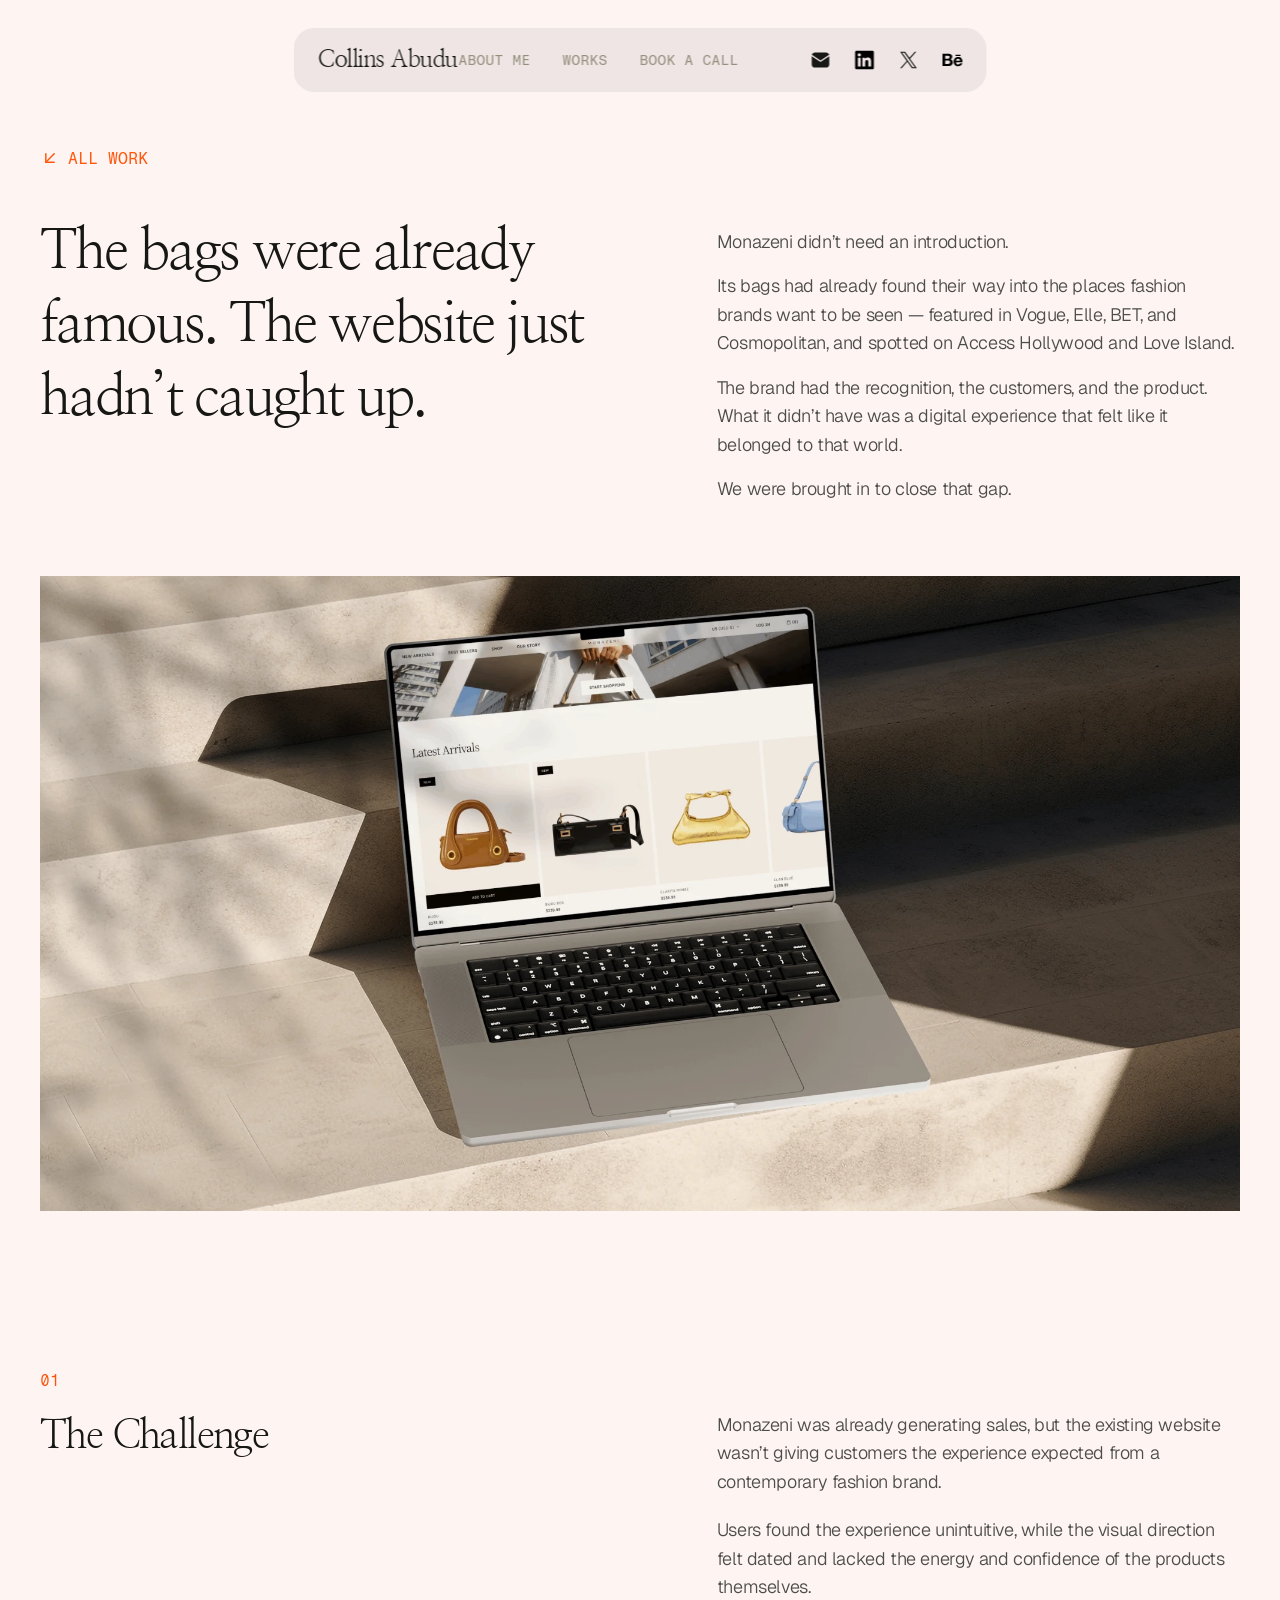
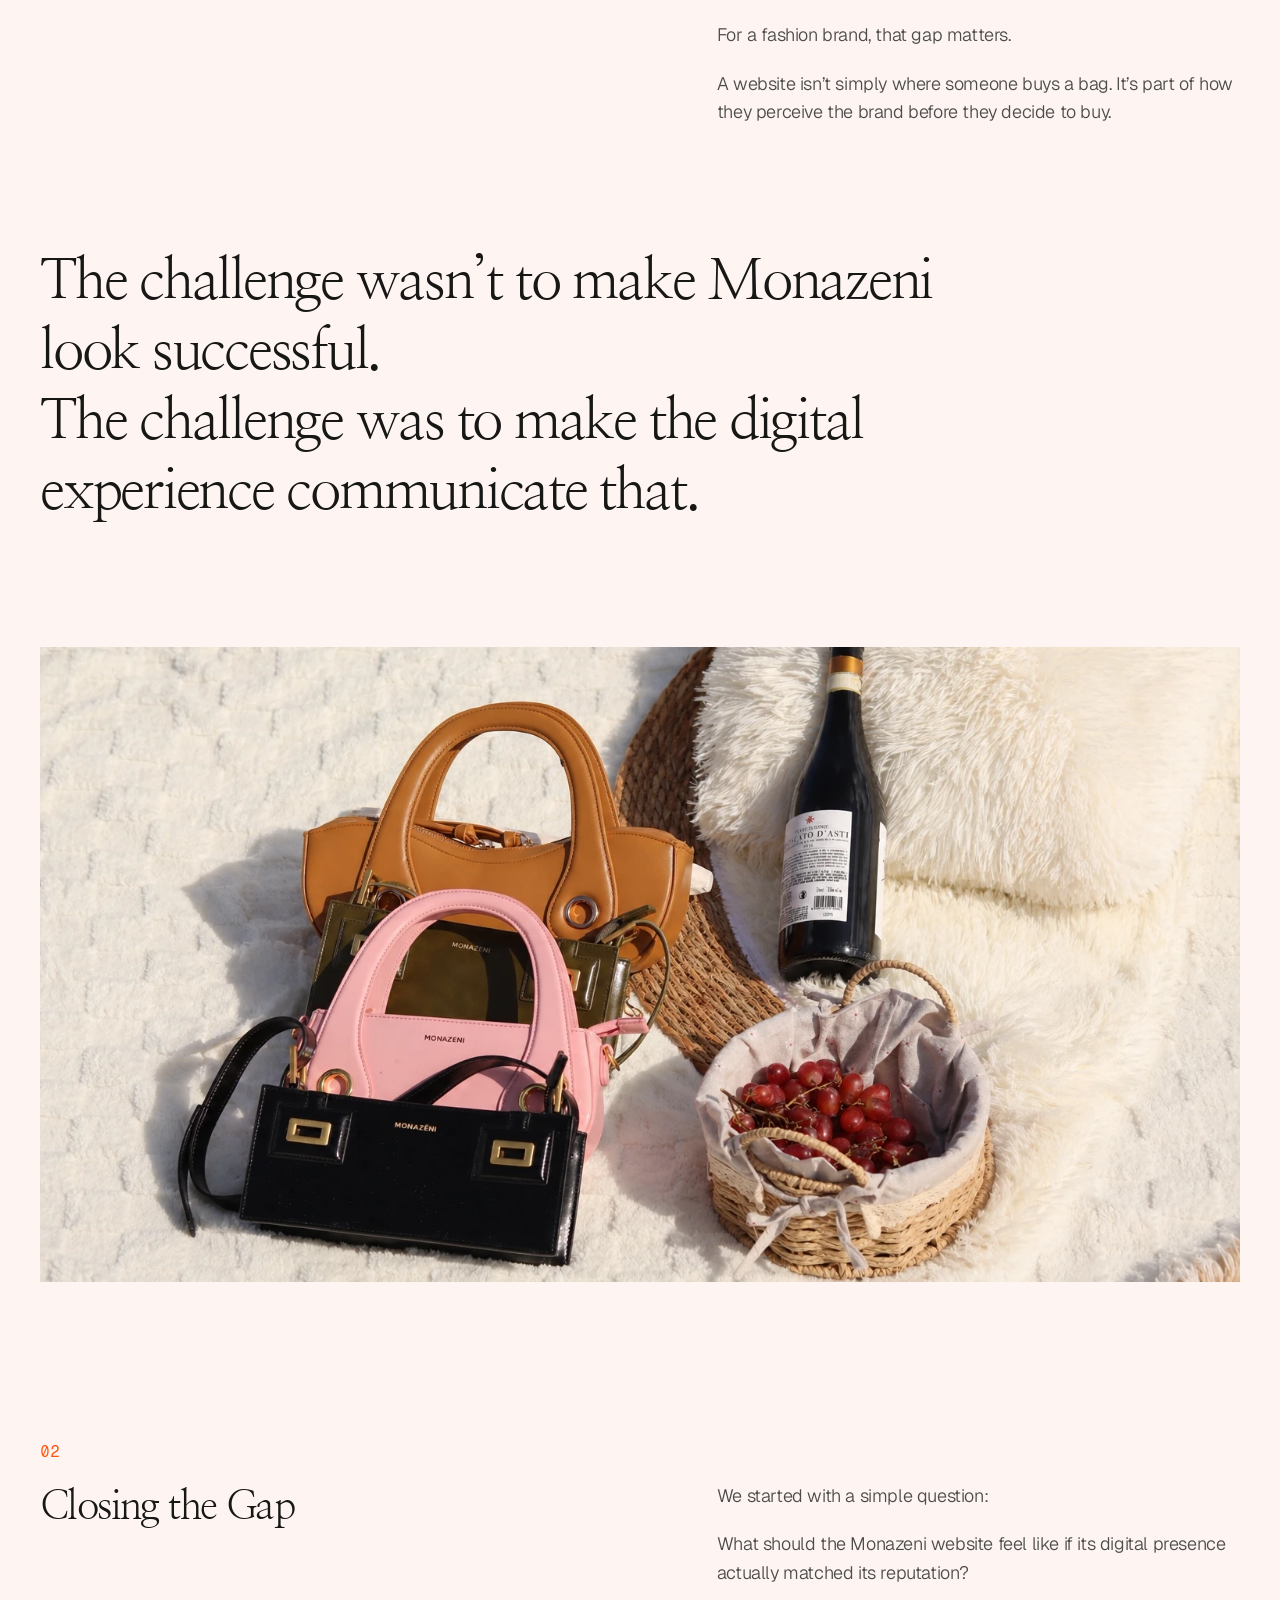
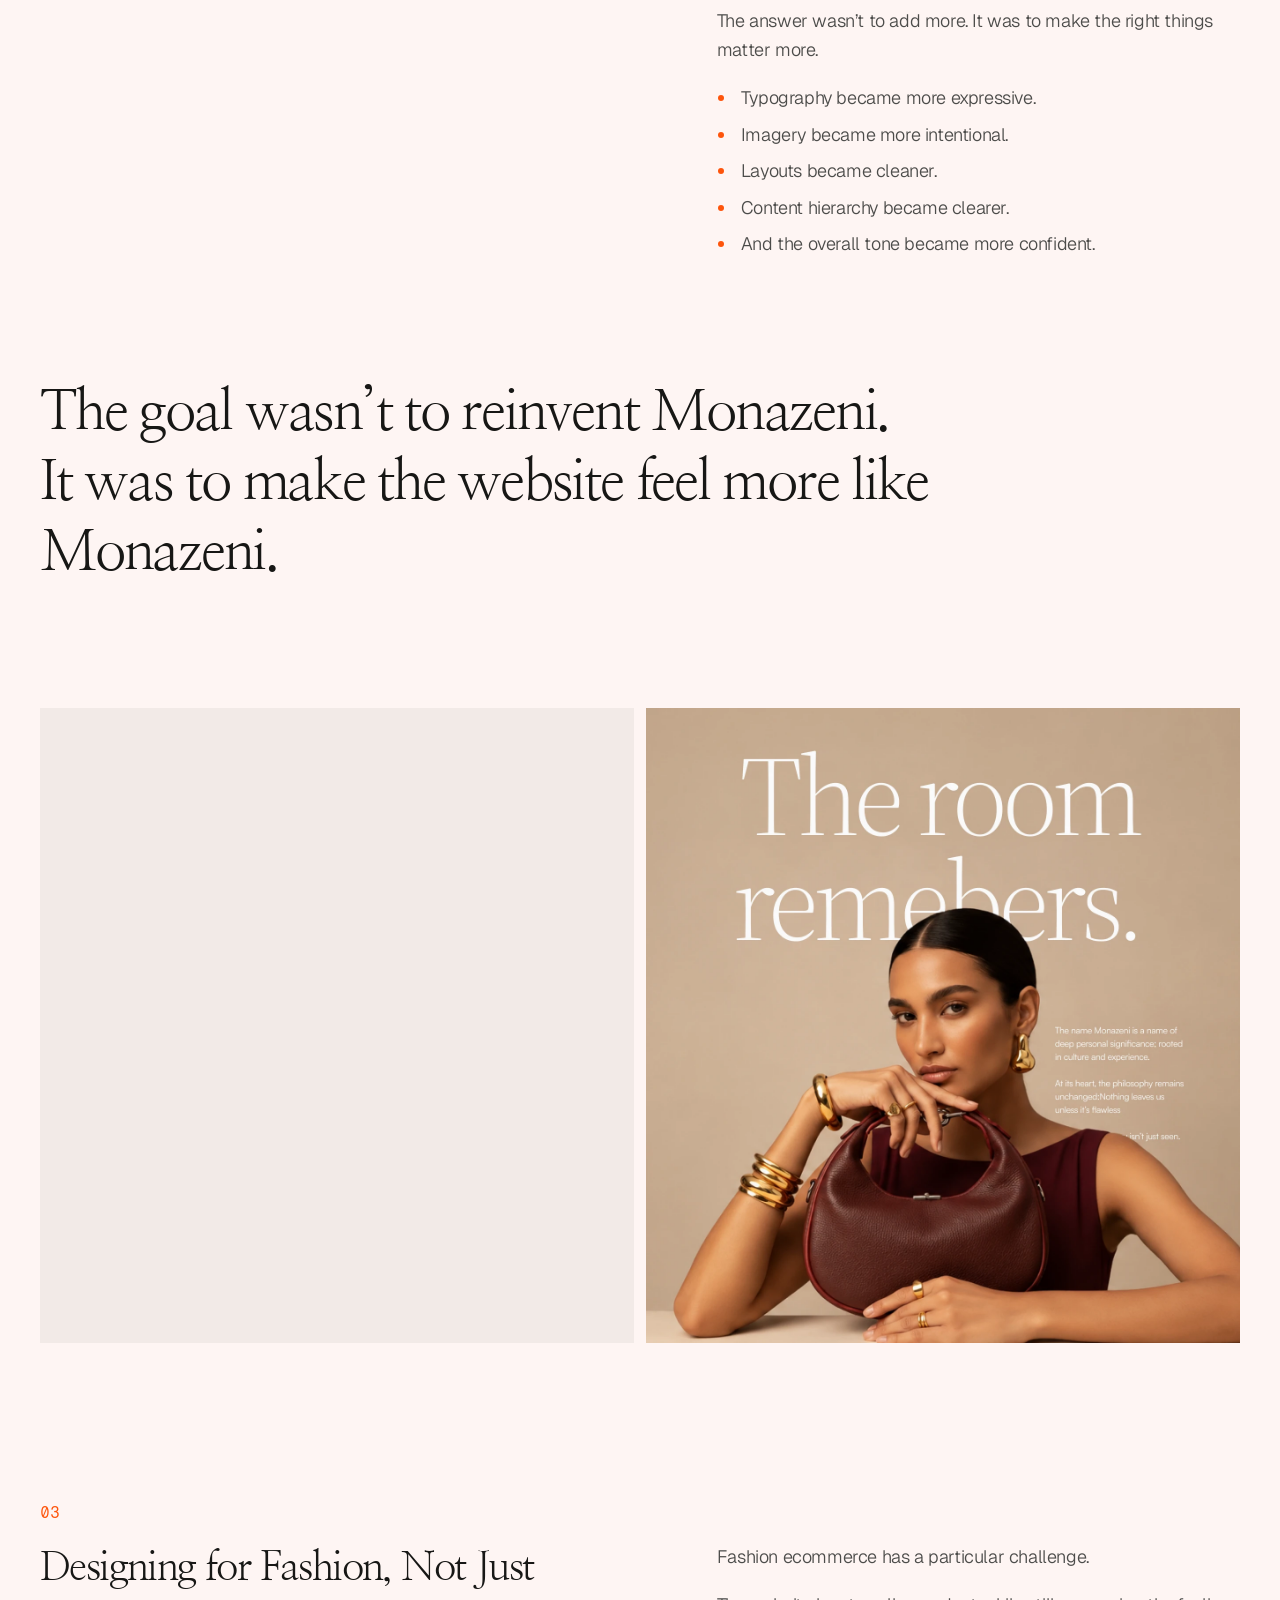
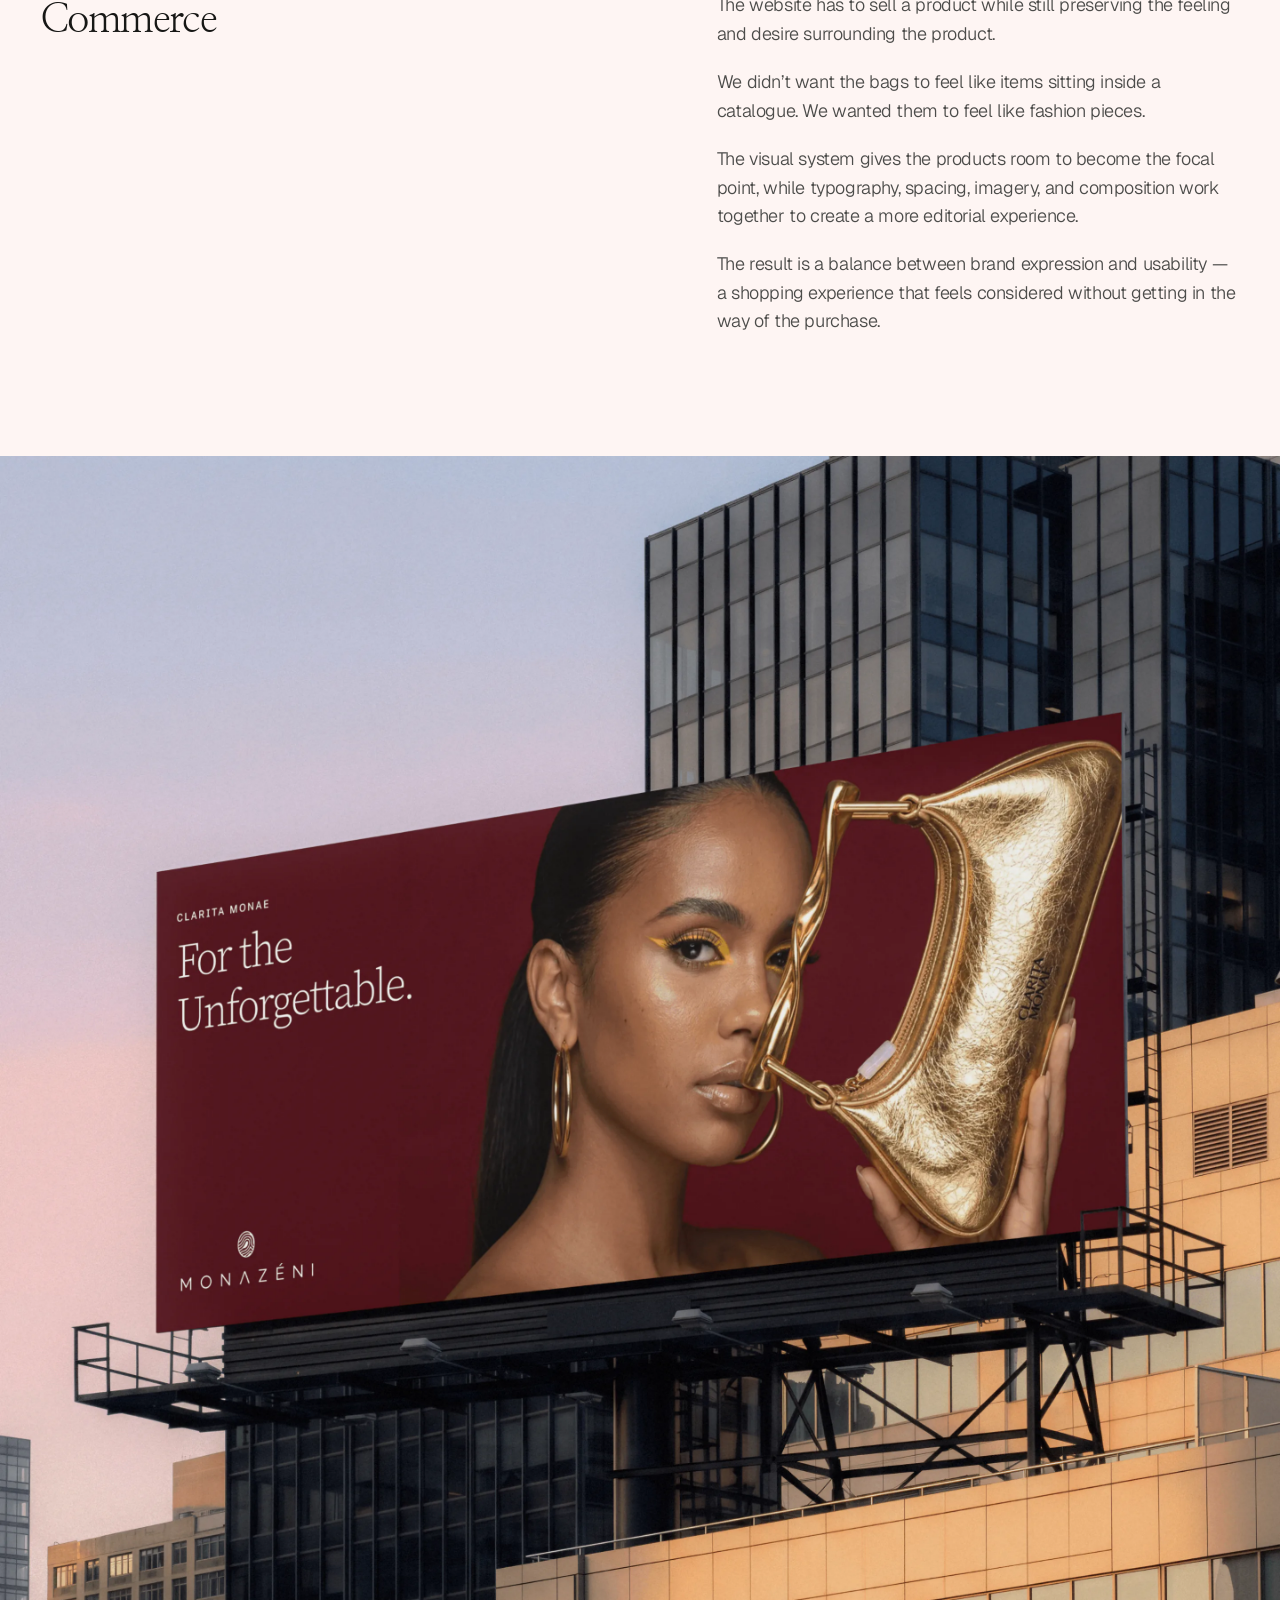
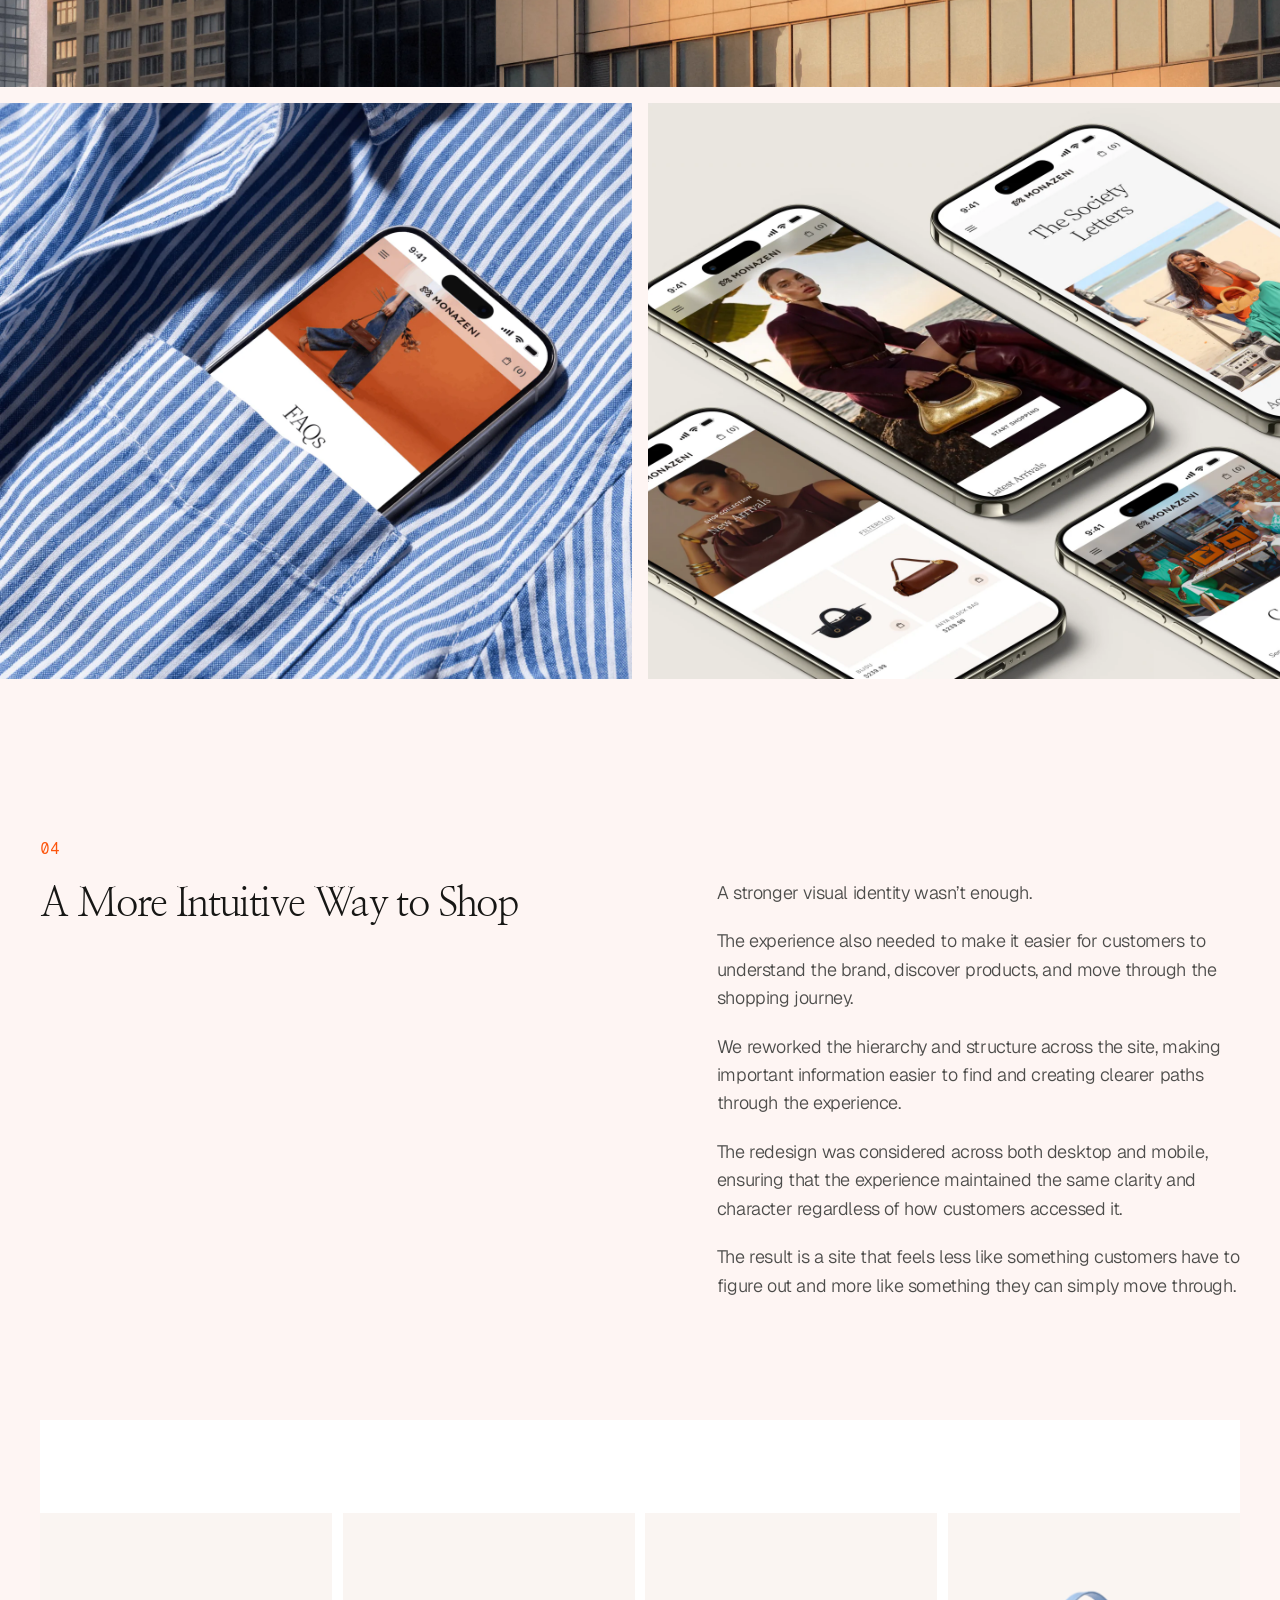
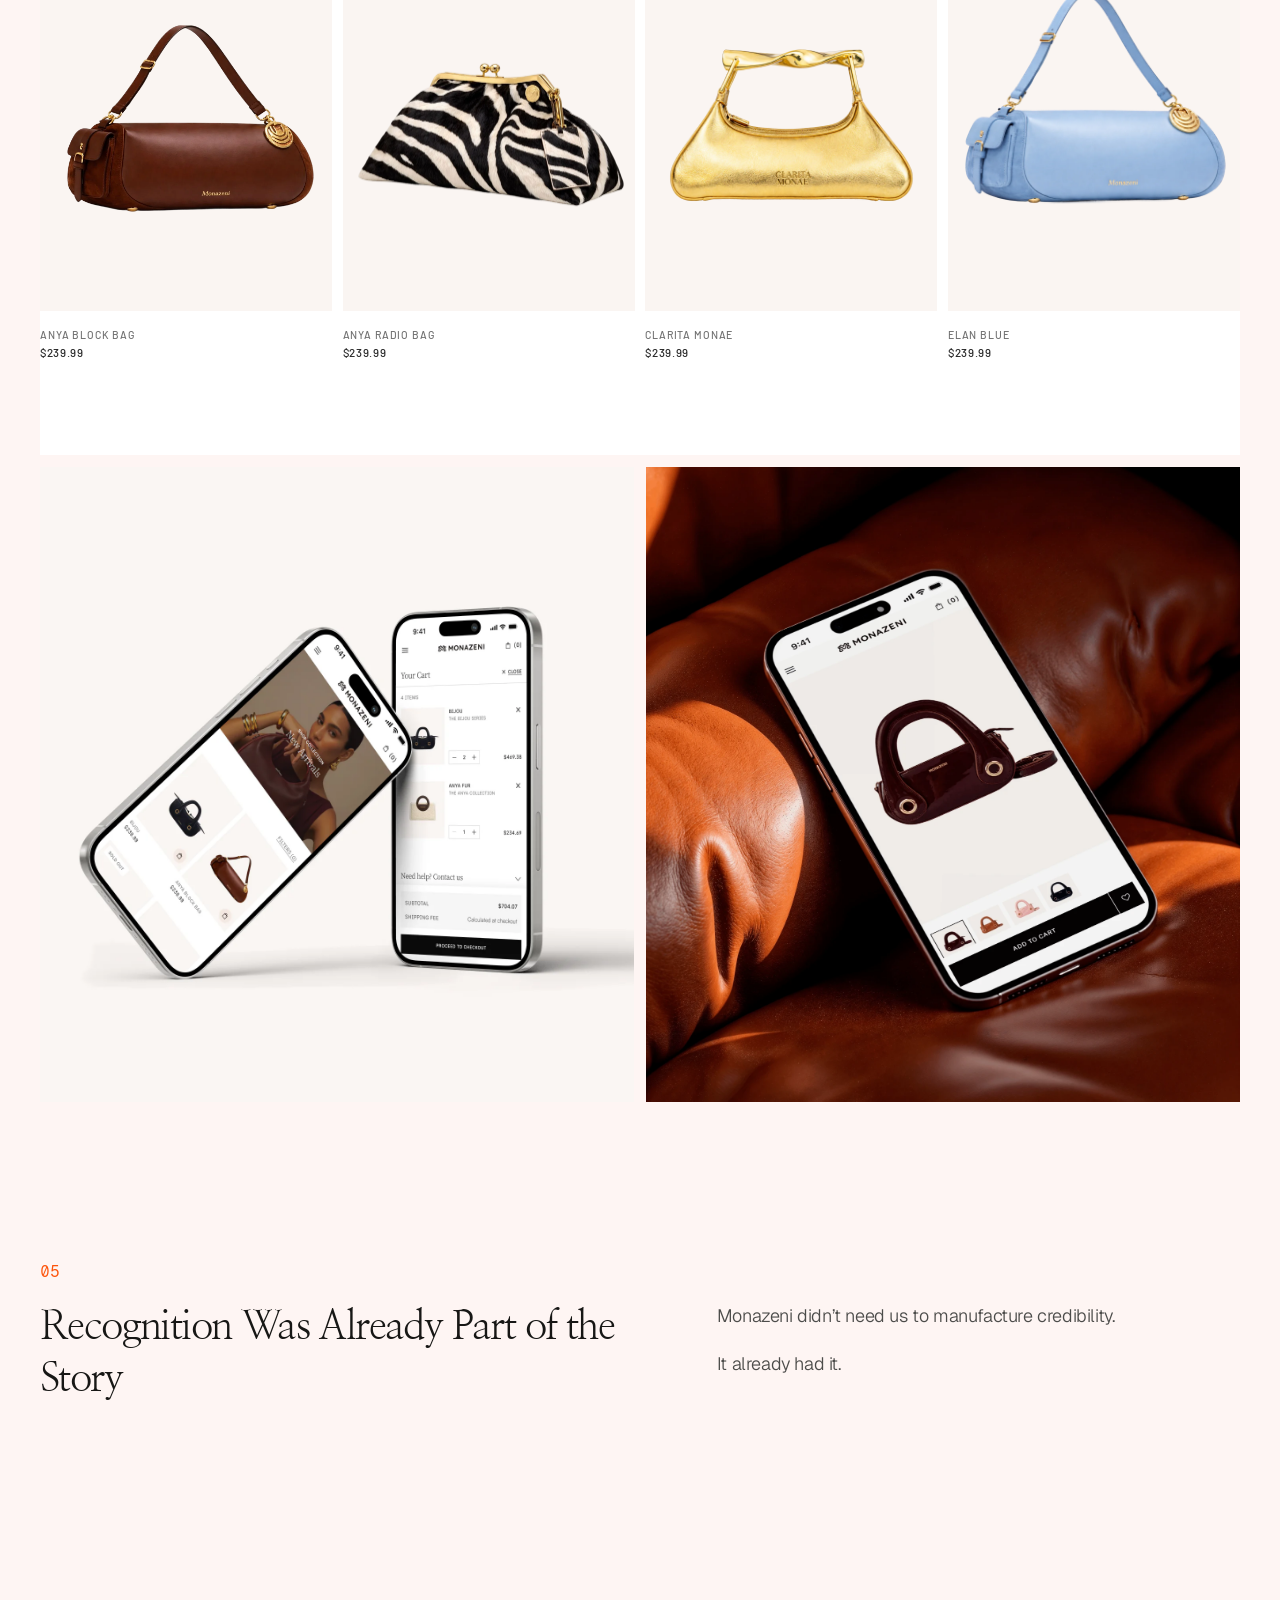
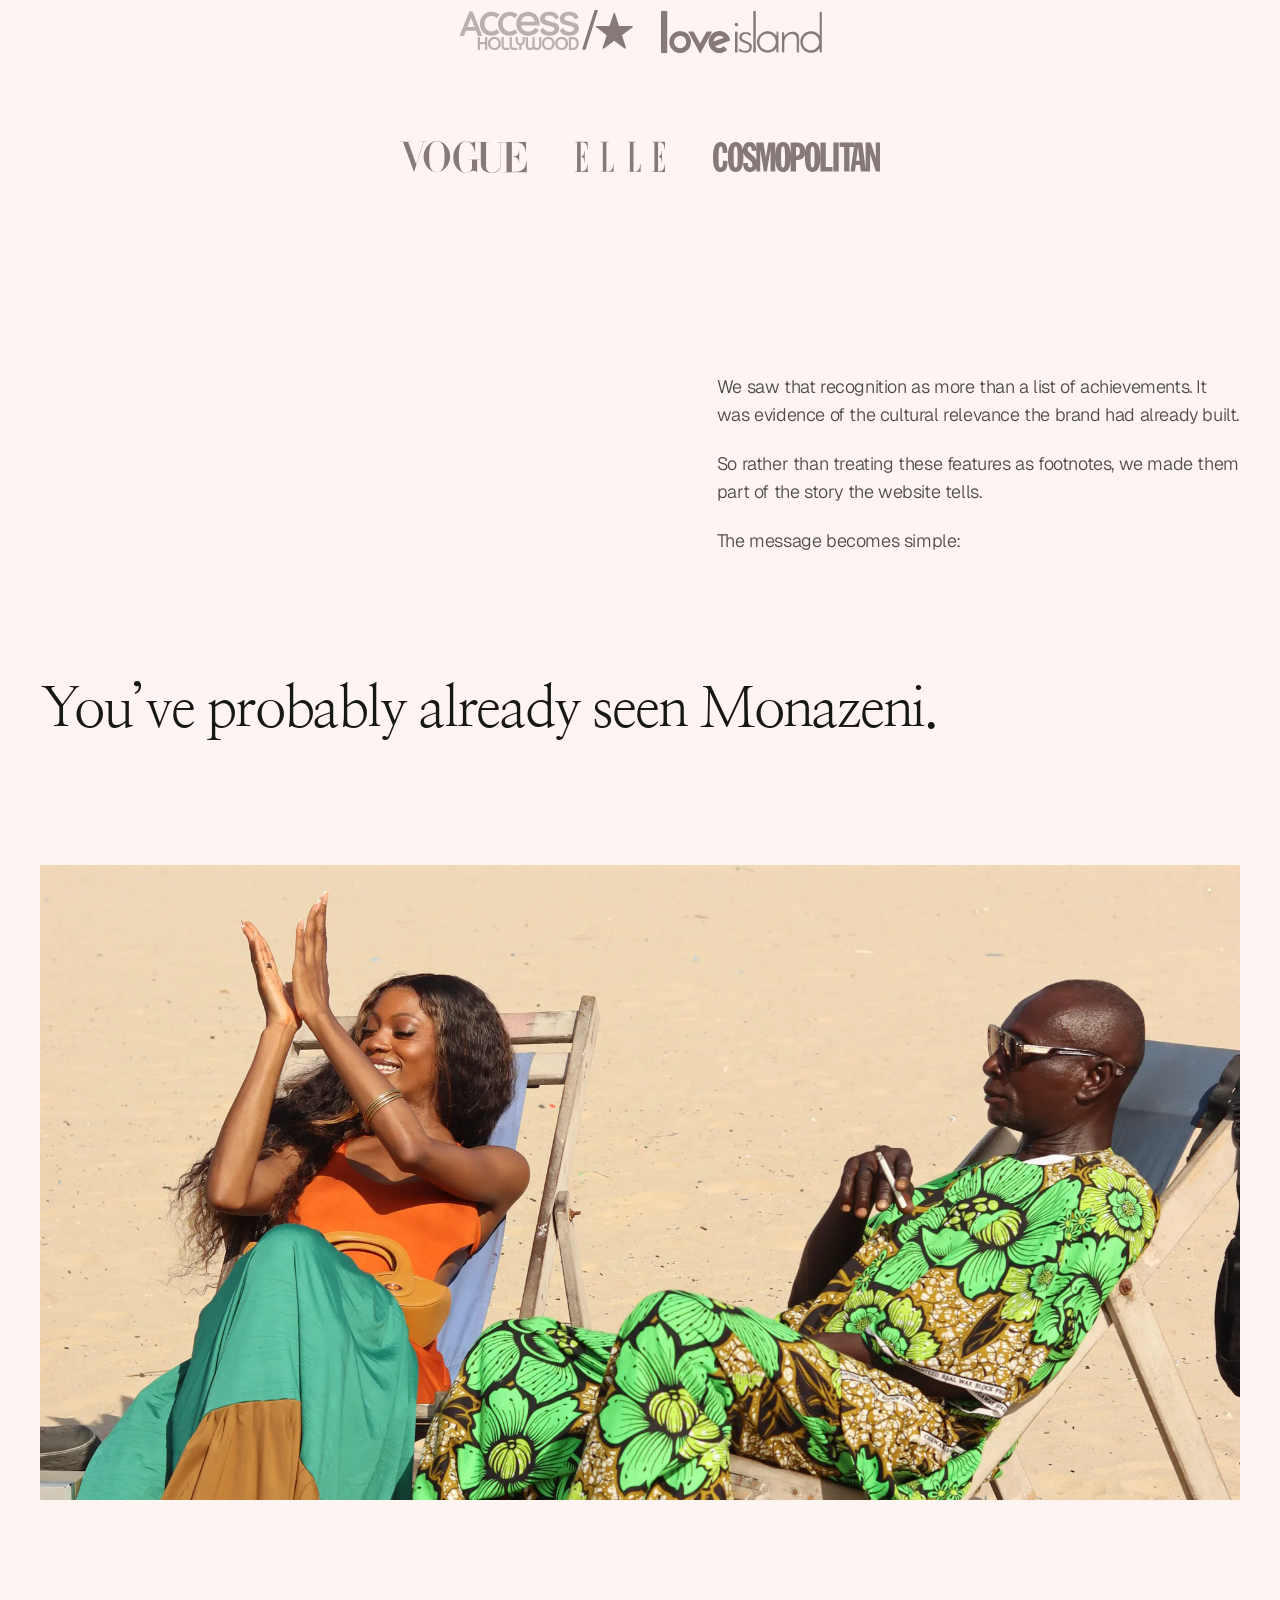
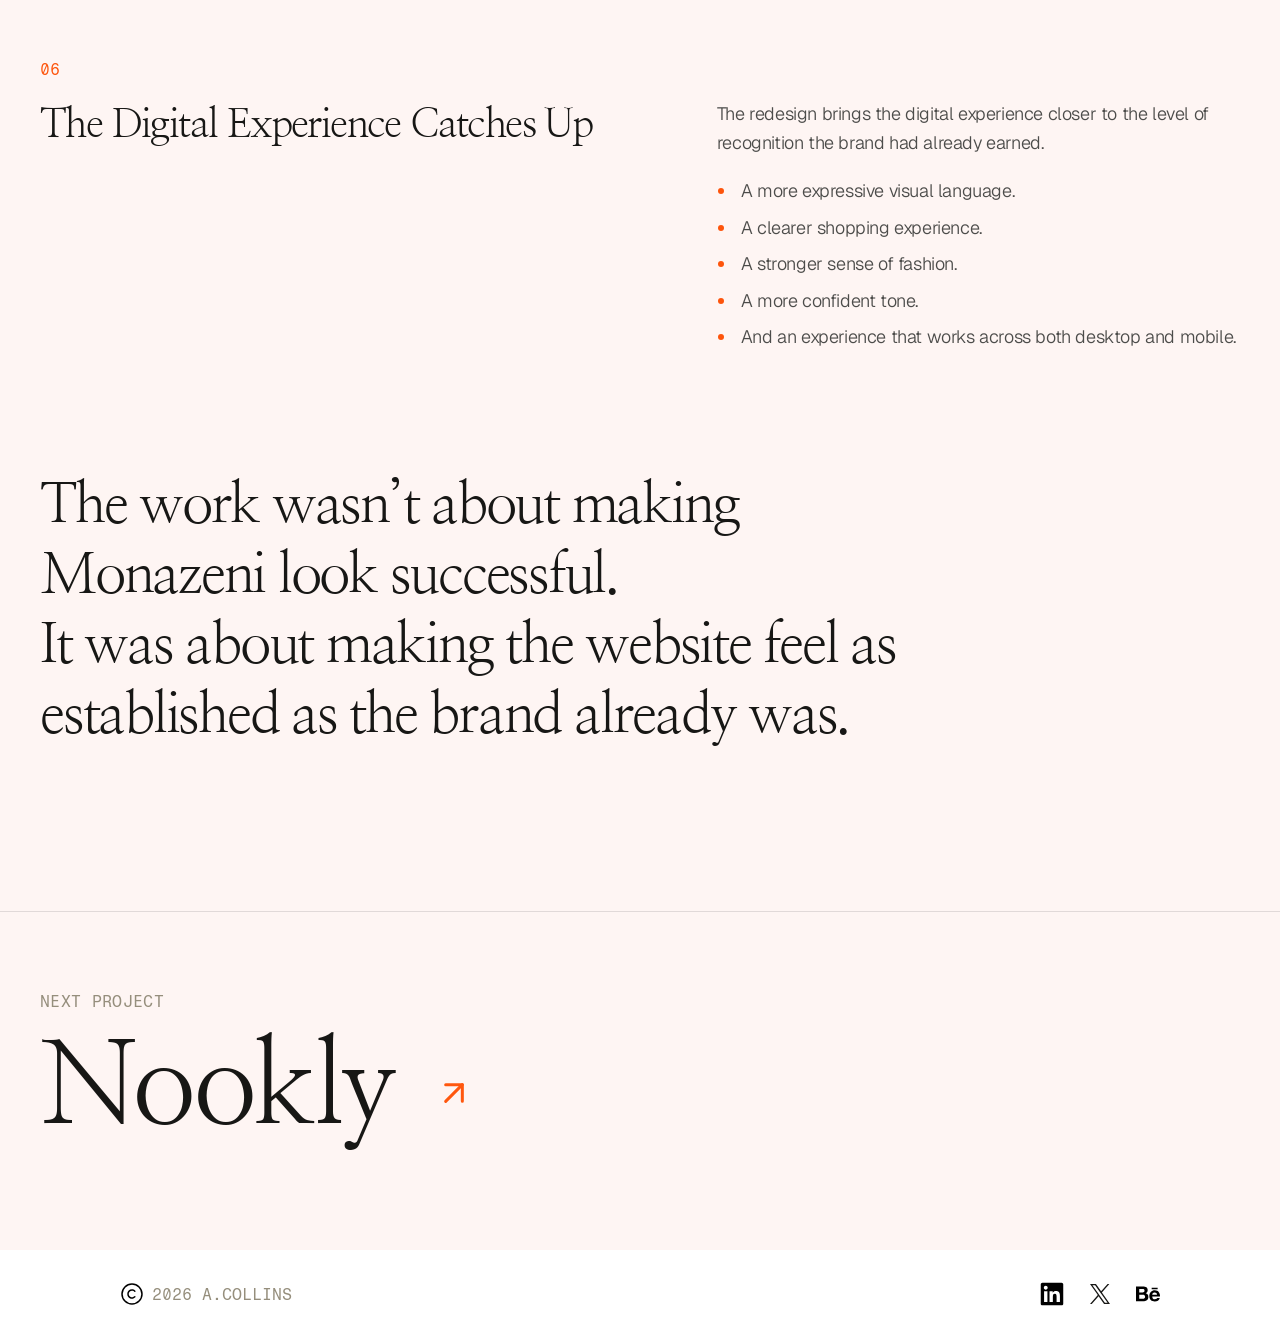
<file: work/monazeni/index.html>
<!DOCTYPE html>
<html lang="en">
<head>
<meta charset="UTF-8">
<meta name="viewport" content="width=device-width, initial-scale=1.0">
<title>Monazeni — Case study — Collins Abudu</title>
<meta name="description" content="Monazeni didn’t need an introduction.">
<link rel="canonical" href="https://collinsabudu.com/work/monazeni/">

<meta property="og:type" content="article">
<meta property="og:url" content="https://collinsabudu.com/work/monazeni/">
<meta property="og:site_name" content="Collins Abudu">
<meta property="og:title" content="Monazeni — The bags were already famous. The website just hadn’t caught up.">
<meta property="og:description" content="Monazeni didn’t need an introduction.">
<meta property="og:image" content="https://collinsabudu.com/assets/work/monazeni-hero.webp">
<meta property="og:image:alt" content="The redesigned Monazeni website on a laptop, showing the Latest Arrivals collection">

<meta name="twitter:card" content="summary_large_image">
<meta name="twitter:title" content="Monazeni — The bags were already famous. The website just hadn’t caught up.">
<meta name="twitter:description" content="Monazeni didn’t need an introduction.">
<meta name="twitter:image" content="https://collinsabudu.com/assets/work/monazeni-hero.webp">

<link rel="preconnect" href="https://fonts.googleapis.com">
<link rel="preconnect" href="https://fonts.gstatic.com" crossorigin>
<link href="https://fonts.googleapis.com/css2?family=Baloo+2:wght@600&family=Barlow:wght@500&family=Fragment+Mono:ital@0;1&family=Geist:wght@100..900&family=Geist+Mono:wght@400&family=Nanum+Myeongjo:wght@400;700&display=swap" rel="stylesheet">
<link rel="stylesheet" href="../../assets/case.css">
<!-- Arms the reveals before first paint, so tagged content is never shown
     and then hidden. Without this the page simply renders fully visible. -->
<script>if(!matchMedia('(prefers-reduced-motion: reduce)').matches)document.documentElement.classList.add('js-motion');</script>
</head>
<body>

  <header class="navbar">
    <a class="navbar__brand" href="../../">Collins Abudu</a>

    <button class="navbar__toggle" type="button"
            aria-expanded="false" aria-controls="primary-menu" aria-label="Toggle navigation menu">
      <span class="navbar__toggle-bar"></span>
      <span class="navbar__toggle-bar"></span>
      <span class="navbar__toggle-bar"></span>
    </button>

    <div class="navbar__menu" id="primary-menu">
      <nav class="navbar__nav" aria-label="Primary">
        <a class="navbar__link" href="../../#about">ABOUT ME</a>
        <a class="navbar__link" href="../../#works">WORKS</a>
        <a class="navbar__link" href="../../#book">BOOK A CALL</a>
      </nav>

      <div class="navbar__social">
        <a href="mailto:collinsabuduac@gmail.com" aria-label="Email Collins">
          <img class="navbar__social-icon" src="../../assets/icon-email.svg" alt="Email" width="20" height="20">
        </a>
        <a href="https://www.linkedin.com/in/collins-abudu-300a701b8" target="_blank" rel="noopener noreferrer" aria-label="LinkedIn">
          <img class="navbar__social-icon" src="../../assets/icon-linkedin.svg" alt="LinkedIn" width="20" height="20">
        </a>
        <a href="https://x.com/oseelamar14" target="_blank" rel="noopener noreferrer" aria-label="X">
          <img class="navbar__social-icon" src="../../assets/icon-x.svg" alt="X" width="20" height="20">
        </a>
        <a href="https://www.behance.net/Oseelamar" target="_blank" rel="noopener noreferrer" aria-label="Behance">
          <img class="navbar__social-icon" src="../../assets/icon-behance.svg" alt="Behance" width="20" height="20">
        </a>
      </div>
    </div>
  </header>

<div class="page">

  <main class="case">

    <a class="case-back" href="../../#works">
      <img class="case-back__arrow" src="../../assets/icon-arrow.svg" alt="" aria-hidden="true">ALL WORK
    </a>

    <header class="case-header">
      <div data-reveal class="case-header__main">
        <h1 class="case-title">The bags were already famous. The website just hadn’t caught up.</h1>
      </div>
      <div data-reveal class="case-intro"><p>Monazeni didn’t need an introduction.</p><p>Its bags had already found their way into the places fashion brands want to be seen — featured in Vogue, Elle, BET, and Cosmopolitan, and spotted on Access Hollywood and Love Island.</p><p>The brand had the recognition, the customers, and the product. What it didn’t have was a digital experience that felt like it belonged to that world.</p><p>We were brought in to close that gap.</p></div>
    </header>

    <figure data-reveal class="case-figure case-figure--hero"><div class="case-media"><img src="../../assets/work/monazeni-hero.webp" alt="The redesigned Monazeni website on a laptop, showing the Latest Arrivals collection" fetchpriority="high"></div></figure>

      <section data-reveal class="case-chapter"><div class="case-chapter__head"><p class="case-kicker">01</p><h3 class="case-chapter__title">The Challenge</h3></div><div class="case-chapter__body"><p>Monazeni was already generating sales, but the existing website wasn’t giving customers the experience expected from a contemporary fashion brand.</p><p>Users found the experience unintuitive, while the visual direction felt dated and lacked the energy and confidence of the products themselves.</p><p>For a fashion brand, that gap matters.</p><p>A website isn’t simply where someone buys a bag. It’s part of how they perceive the brand before they decide to buy.</p></div></section>
      <p data-reveal class="case-statement">The challenge wasn’t to make Monazeni look successful.<br>The challenge was to make the digital experience communicate that.</p>
      <figure data-reveal class="case-figure case-figure--full"><div class="case-media"><img src="../../assets/work/monazeni-bags.webp" alt="Monazeni bags in tan, olive, pink and black, styled on a picnic blanket" loading="lazy" decoding="async"></div></figure>
      <section data-reveal class="case-chapter"><div class="case-chapter__head"><p class="case-kicker">02</p><h3 class="case-chapter__title">Closing the Gap</h3></div><div class="case-chapter__body"><p>We started with a simple question:</p><p>What should the Monazeni website feel like if its digital presence actually matched its reputation?</p><p>The answer wasn’t to add more. It was to make the right things matter more.</p><ul class="case-list case-list--bullets"><li>Typography became more expressive.</li><li>Imagery became more intentional.</li><li>Layouts became cleaner.</li><li>Content hierarchy became clearer.</li><li>And the overall tone became more confident.</li></ul></div></section>
      <p data-reveal class="case-statement">The goal wasn’t to reinvent Monazeni.<br>It was to make the website feel more like Monazeni.</p>
      <div data-reveal class="case-pair"><figure class="case-figure "><div class="case-media"><video src="../../assets/video/type-cards.mp4" aria-label="Typeface studies: Source Serif 4, Satoshi and 42 dot sans" autoplay muted loop playsinline></video></div></figure><figure class="case-figure "><div class="case-media"><img src="../../assets/work/monazeni-campaign.webp" alt="Monazeni campaign visual: a model holding a burgundy bag beneath a large serif headline" loading="lazy" decoding="async"></div></figure></div>
      <section data-reveal class="case-chapter"><div class="case-chapter__head"><p class="case-kicker">03</p><h3 class="case-chapter__title">Designing for Fashion, Not Just Commerce</h3></div><div class="case-chapter__body"><p>Fashion ecommerce has a particular challenge.</p><p>The website has to sell a product while still preserving the feeling and desire surrounding the product.</p><p>We didn’t want the bags to feel like items sitting inside a catalogue. We wanted them to feel like fashion pieces.</p><p>The visual system gives the products room to become the focal point, while typography, spacing, imagery, and composition work together to create a more editorial experience.</p><p>The result is a balance between brand expression and usability — a shopping experience that feels considered without getting in the way of the purchase.</p></div></section>
      <figure data-reveal class="case-figure case-figure--full case-figure--bleed"><div class="case-media" style="aspect-ratio:1440 / 1385"><img src="../../assets/work/monazeni-billboard.webp" alt="A Monazeni billboard on a city rooftop: a woman holding a gold Clarita Monae bag, “For the Unforgettable.”" loading="lazy" decoding="async"></div></figure>
      <div data-reveal class="case-pair case-pair--bleed" style="--pair-ratio:711 / 648"><figure class="case-figure "><div class="case-media"><img src="../../assets/work/monazeni-pocket.webp" alt="A phone showing the Monazeni FAQs page tucked into a striped shirt pocket" loading="lazy" decoding="async"></div></figure><figure class="case-figure "><div class="case-media"><img src="../../assets/work/monazeni-phones.webp" alt="Four phones showing Monazeni pages: the homepage, The Society Letters, New Arrivals and a campaign story" loading="lazy" decoding="async"></div></figure></div>
      <section data-reveal class="case-chapter"><div class="case-chapter__head"><p class="case-kicker">04</p><h3 class="case-chapter__title">A More Intuitive Way to Shop</h3></div><div class="case-chapter__body"><p>A stronger visual identity wasn’t enough.</p><p>The experience also needed to make it easier for customers to understand the brand, discover products, and move through the shopping journey.</p><p>We reworked the hierarchy and structure across the site, making important information easier to find and creating clearer paths through the experience.</p><p>The redesign was considered across both desktop and mobile, ensuring that the experience maintained the same clarity and character regardless of how customers accessed it.</p><p>The result is a site that feels less like something customers have to figure out and more like something they can simply move through.</p></div></section>
      <figure data-reveal class="case-figure case-figure--full"><div class="case-media case-shop" role="img" aria-label="Product listing from the redesigned Monazeni website"><div class="case-shop__track"><div class="shop-card"><div class="shop-card__media"><div class="shop-card__frame"><div class="shop-card__box"><img src="../../assets/work/monazeni-shop/bag-1.webp" alt="" loading="lazy" style="height:73.82%;left:-2.88%;top:19.71%;width:105.76%"></div></div><span class="shop-card__cta">Add to cart</span></div><p class="shop-card__name">Anya Block Bag</p><p class="shop-card__price">$239.99</p></div><div class="shop-card"><div class="shop-card__media"><div class="shop-card__frame"><div class="shop-card__box"><img src="../../assets/work/monazeni-shop/bag-2.webp" alt="" loading="lazy" style="height:71.18%;left:-0.98%;top:22.65%;width:101.97%"></div></div><span class="shop-card__cta">Add to cart</span></div><p class="shop-card__name">Anya Radio Bag</p><p class="shop-card__price">$239.99</p></div><div class="shop-card"><div class="shop-card__media"><div class="shop-card__frame"><div class="shop-card__box"><img src="../../assets/work/monazeni-shop/bag-3.webp" alt="" loading="lazy" style="height:81.96%;left:-8.71%;top:15.1%;width:117.42%"></div></div><span class="shop-card__cta">Add to cart</span></div><p class="shop-card__name">Clarita Monae</p><p class="shop-card__price">$239.99</p></div><div class="shop-card"><div class="shop-card__media"><div class="shop-card__frame"><div class="shop-card__box"><img src="../../assets/work/monazeni-shop/bag-4.webp" alt="" loading="lazy" style="height:82.84%;left:-9.34%;top:8.04%;width:118.68%"></div></div><span class="shop-card__cta">Add to cart</span></div><p class="shop-card__name">Elan Blue</p><p class="shop-card__price">$239.99</p></div><div class="shop-card"><div class="shop-card__media"><div class="shop-card__frame"><div class="shop-card__box"><img src="../../assets/work/monazeni-shop/bag-5.webp" alt="" loading="lazy" style="height:92.94%;left:5.62%;top:2.35%;width:88.76%"></div></div><span class="shop-card__cta">Add to cart</span></div><p class="shop-card__name">Bijou</p><p class="shop-card__price">$239.99</p></div><div class="shop-card"><div class="shop-card__media"><div class="shop-card__frame"><div class="shop-card__box"><img src="../../assets/work/monazeni-shop/bag-6.webp" alt="" loading="lazy" style="height:84.93%;left:-10.79%;top:8.01%;width:121.57%"></div></div><span class="shop-card__cta">Add to cart</span></div><p class="shop-card__name">Bijou</p><p class="shop-card__price">$239.99</p></div><div class="shop-card"><div class="shop-card__media"><div class="shop-card__frame"><div class="shop-card__box"><img src="../../assets/work/monazeni-shop/bag-1.webp" alt="" loading="lazy" style="height:73.82%;left:-2.88%;top:19.71%;width:105.76%"></div></div><span class="shop-card__cta">Add to cart</span></div><p class="shop-card__name">Anya Block Bag</p><p class="shop-card__price">$239.99</p></div><div class="shop-card"><div class="shop-card__media"><div class="shop-card__frame"><div class="shop-card__box"><img src="../../assets/work/monazeni-shop/bag-2.webp" alt="" loading="lazy" style="height:71.18%;left:-0.98%;top:22.65%;width:101.97%"></div></div><span class="shop-card__cta">Add to cart</span></div><p class="shop-card__name">Anya Radio Bag</p><p class="shop-card__price">$239.99</p></div><div class="shop-card"><div class="shop-card__media"><div class="shop-card__frame"><div class="shop-card__box"><img src="../../assets/work/monazeni-shop/bag-3.webp" alt="" loading="lazy" style="height:81.96%;left:-8.71%;top:15.1%;width:117.42%"></div></div><span class="shop-card__cta">Add to cart</span></div><p class="shop-card__name">Clarita Monae</p><p class="shop-card__price">$239.99</p></div><div class="shop-card"><div class="shop-card__media"><div class="shop-card__frame"><div class="shop-card__box"><img src="../../assets/work/monazeni-shop/bag-4.webp" alt="" loading="lazy" style="height:82.84%;left:-9.34%;top:8.04%;width:118.68%"></div></div><span class="shop-card__cta">Add to cart</span></div><p class="shop-card__name">Elan Blue</p><p class="shop-card__price">$239.99</p></div><div class="shop-card"><div class="shop-card__media"><div class="shop-card__frame"><div class="shop-card__box"><img src="../../assets/work/monazeni-shop/bag-5.webp" alt="" loading="lazy" style="height:92.94%;left:5.62%;top:2.35%;width:88.76%"></div></div><span class="shop-card__cta">Add to cart</span></div><p class="shop-card__name">Bijou</p><p class="shop-card__price">$239.99</p></div><div class="shop-card"><div class="shop-card__media"><div class="shop-card__frame"><div class="shop-card__box"><img src="../../assets/work/monazeni-shop/bag-6.webp" alt="" loading="lazy" style="height:84.93%;left:-10.79%;top:8.01%;width:121.57%"></div></div><span class="shop-card__cta">Add to cart</span></div><p class="shop-card__name">Bijou</p><p class="shop-card__price">$239.99</p></div></div></div></figure>
      <div data-reveal class="case-pair"><figure class="case-figure "><div class="case-media"><img src="../../assets/work/monazeni-mobile.webp" alt="The Monazeni mobile site on two phones: New Arrivals and the cart" loading="lazy" decoding="async"></div></figure><figure class="case-figure "><div class="case-media"><img src="../../assets/work/monazeni-product-page.webp" alt="A Monazeni product page on a phone resting on a leather sofa" loading="lazy" decoding="async"></div></figure></div>
      <section data-reveal class="case-chapter"><div class="case-chapter__head"><p class="case-kicker">05</p><h3 class="case-chapter__title">Recognition Was Already Part of the Story</h3></div><div class="case-chapter__body"><p>Monazeni didn’t need us to manufacture credibility.</p><p>It already had it.</p></div></section>
      <section data-reveal class="case-press" aria-label="As seen on Access Hollywood and Love Island, and featured in Vogue, Elle and Cosmopolitan"><ul class="case-press__row"><li style="--logo-w:177px;--logo-h:54px"><img src="../../assets/press/access-hollywood.svg" width="177" height="54" alt="Access Hollywood"></li><li style="--logo-w:161px;--logo-h:42px"><img src="../../assets/press/love-island.svg" width="161" height="42" alt="Love Island"></li></ul><ul class="case-press__row"><li style="--logo-w:127px;--logo-h:32px"><img src="../../assets/press/vogue.svg" width="127" height="32" alt="Vogue"></li><li style="--logo-w:90px;--logo-h:32px"><img src="../../assets/press/elle.svg" width="90" height="32" alt="Elle"></li><li style="--logo-w:166.747px;--logo-h:29.7779px"><img src="../../assets/press/cosmopolitan.svg" width="166.747" height="29.7779" alt="Cosmopolitan"></li></ul></section>
      <section data-reveal class="case-chapter case-chapter--continued"><div class="case-chapter__head" aria-hidden="true"></div><div class="case-chapter__body"><p>We saw that recognition as more than a list of achievements. It was evidence of the cultural relevance the brand had already built.</p><p>So rather than treating these features as footnotes, we made them part of the story the website tells.</p><p>The message becomes simple:</p></div></section>
      <p data-reveal class="case-statement">You’ve probably already seen Monazeni.</p>
      <figure data-reveal class="case-figure case-figure--full"><div class="case-media"><img src="../../assets/work/monazeni-beach.webp" alt="Two people in bold printed outfits relaxing on beach chairs by the sea" style="object-position:50% 43%;" loading="lazy" decoding="async"></div></figure>
      <section data-reveal class="case-chapter"><div class="case-chapter__head"><p class="case-kicker">06</p><h3 class="case-chapter__title">The Digital Experience Catches Up</h3></div><div class="case-chapter__body"><p>The redesign brings the digital experience closer to the level of recognition the brand had already earned.</p><ul class="case-list case-list--bullets"><li>A more expressive visual language.</li><li>A clearer shopping experience.</li><li>A stronger sense of fashion.</li><li>A more confident tone.</li><li>And an experience that works across both desktop and mobile.</li></ul></div></section>
      <p data-reveal class="case-statement">The work wasn’t about making Monazeni look successful.<br>It was about making the website feel as established as the brand already was.</p>

    <a class="case-next" href="../../work/nookly/">
      <span class="case-kicker">Next project</span>
      <span class="case-next__title">Nookly
        <img src="../../assets/icon-arrow.svg" width="20" height="20" alt="">
      </span>
    </a>

  </main>

  <footer class="footer">
    <div data-reveal class="footer__credit">
      <img class="footer__mark footer__mark--lg" src="../../assets/icon-copyright.svg" alt="" width="24" height="24">
      <img class="footer__mark footer__mark--sm" src="../../assets/icon-copyright-18.svg" alt="" width="18" height="18">
      <p class="footer__text">2026 A.Collins</p>
    </div>

    <div data-reveal class="footer__social">
      <a href="https://www.linkedin.com/in/collins-abudu-300a701b8" target="_blank" rel="noopener noreferrer" aria-label="LinkedIn">
        <img class="footer__icon" src="../../assets/icon-linkedin-24.svg" alt="LinkedIn" width="24" height="24">
      </a>
      <a href="https://x.com/oseelamar14" target="_blank" rel="noopener noreferrer" aria-label="X">
        <img class="footer__icon" src="../../assets/icon-x-24.svg" alt="X" width="24" height="24">
      </a>
      <a href="https://www.behance.net/Oseelamar" target="_blank" rel="noopener noreferrer" aria-label="Behance">
        <img class="footer__icon" src="../../assets/icon-behance-24.svg" alt="Behance" width="24" height="24">
      </a>
    </div>
  </footer>

</div>

<script src="../../assets/case.js"></script>
</body>
</html>
</file>
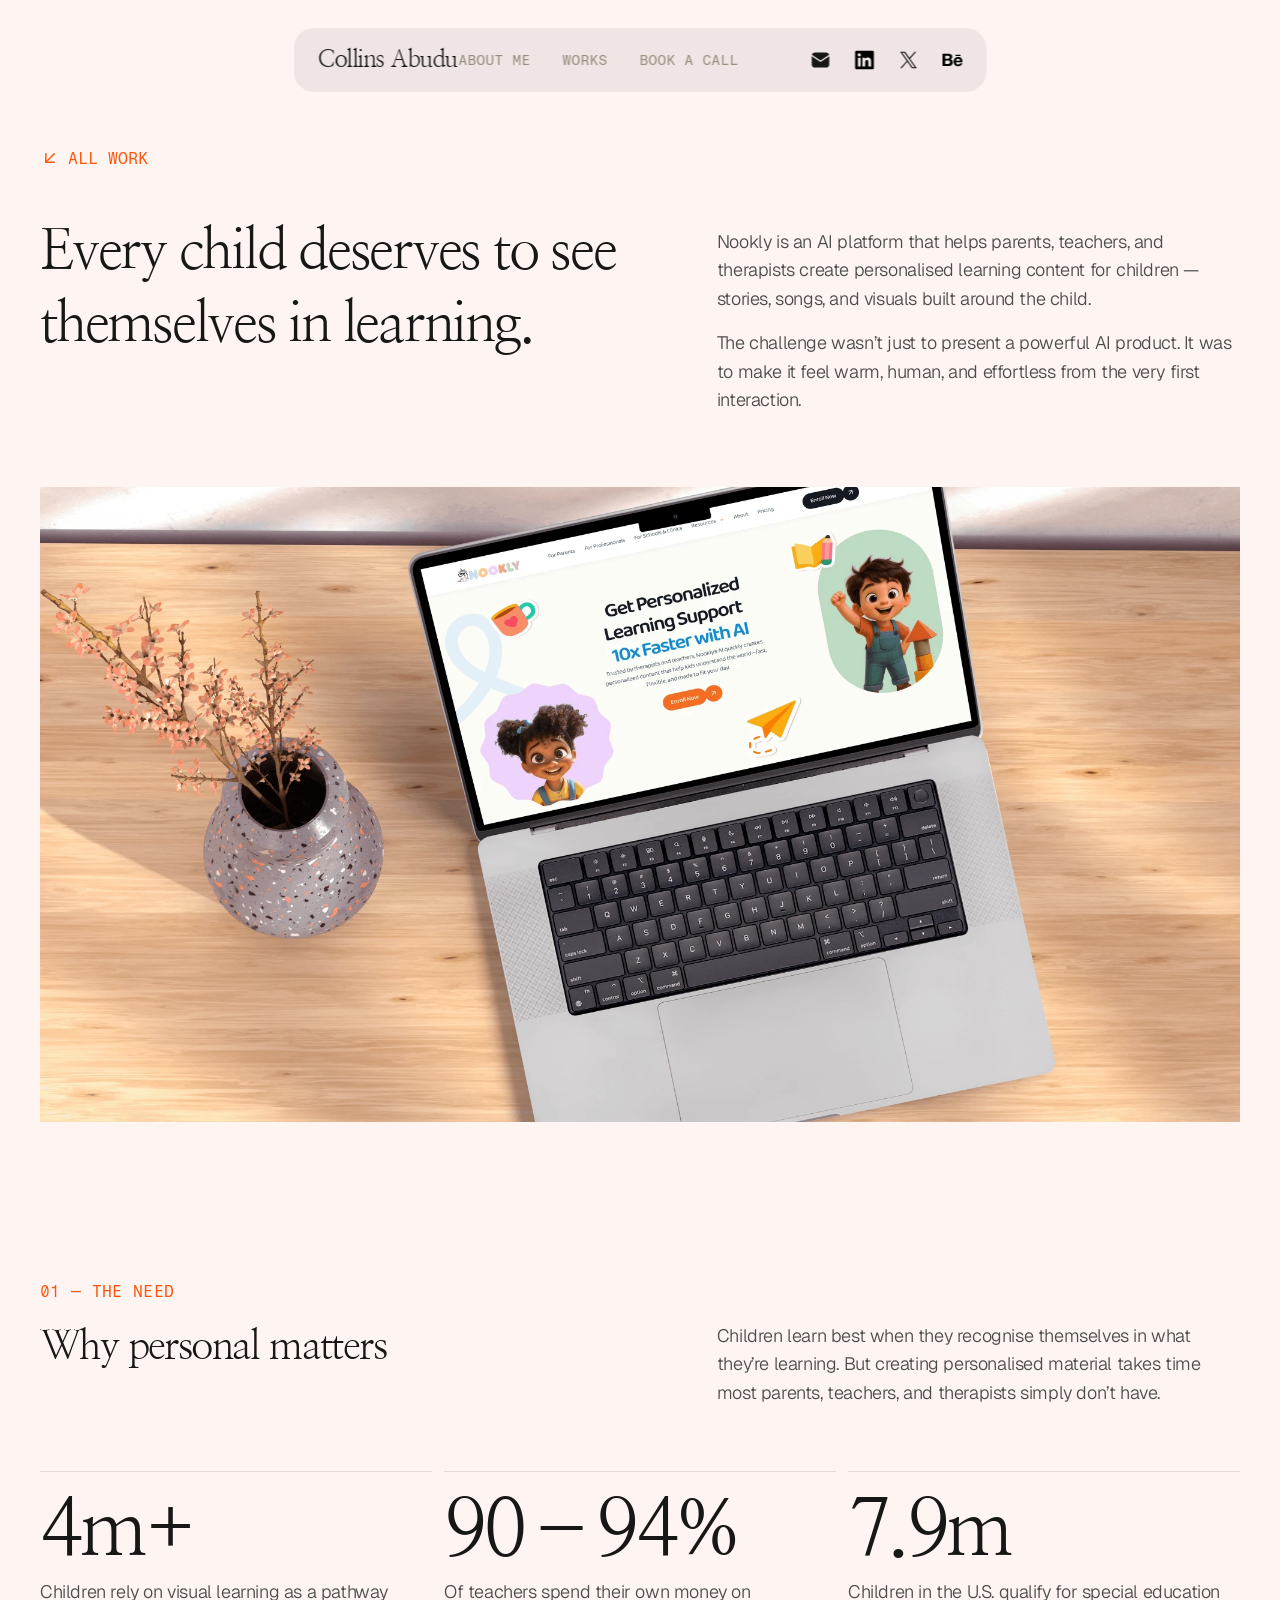
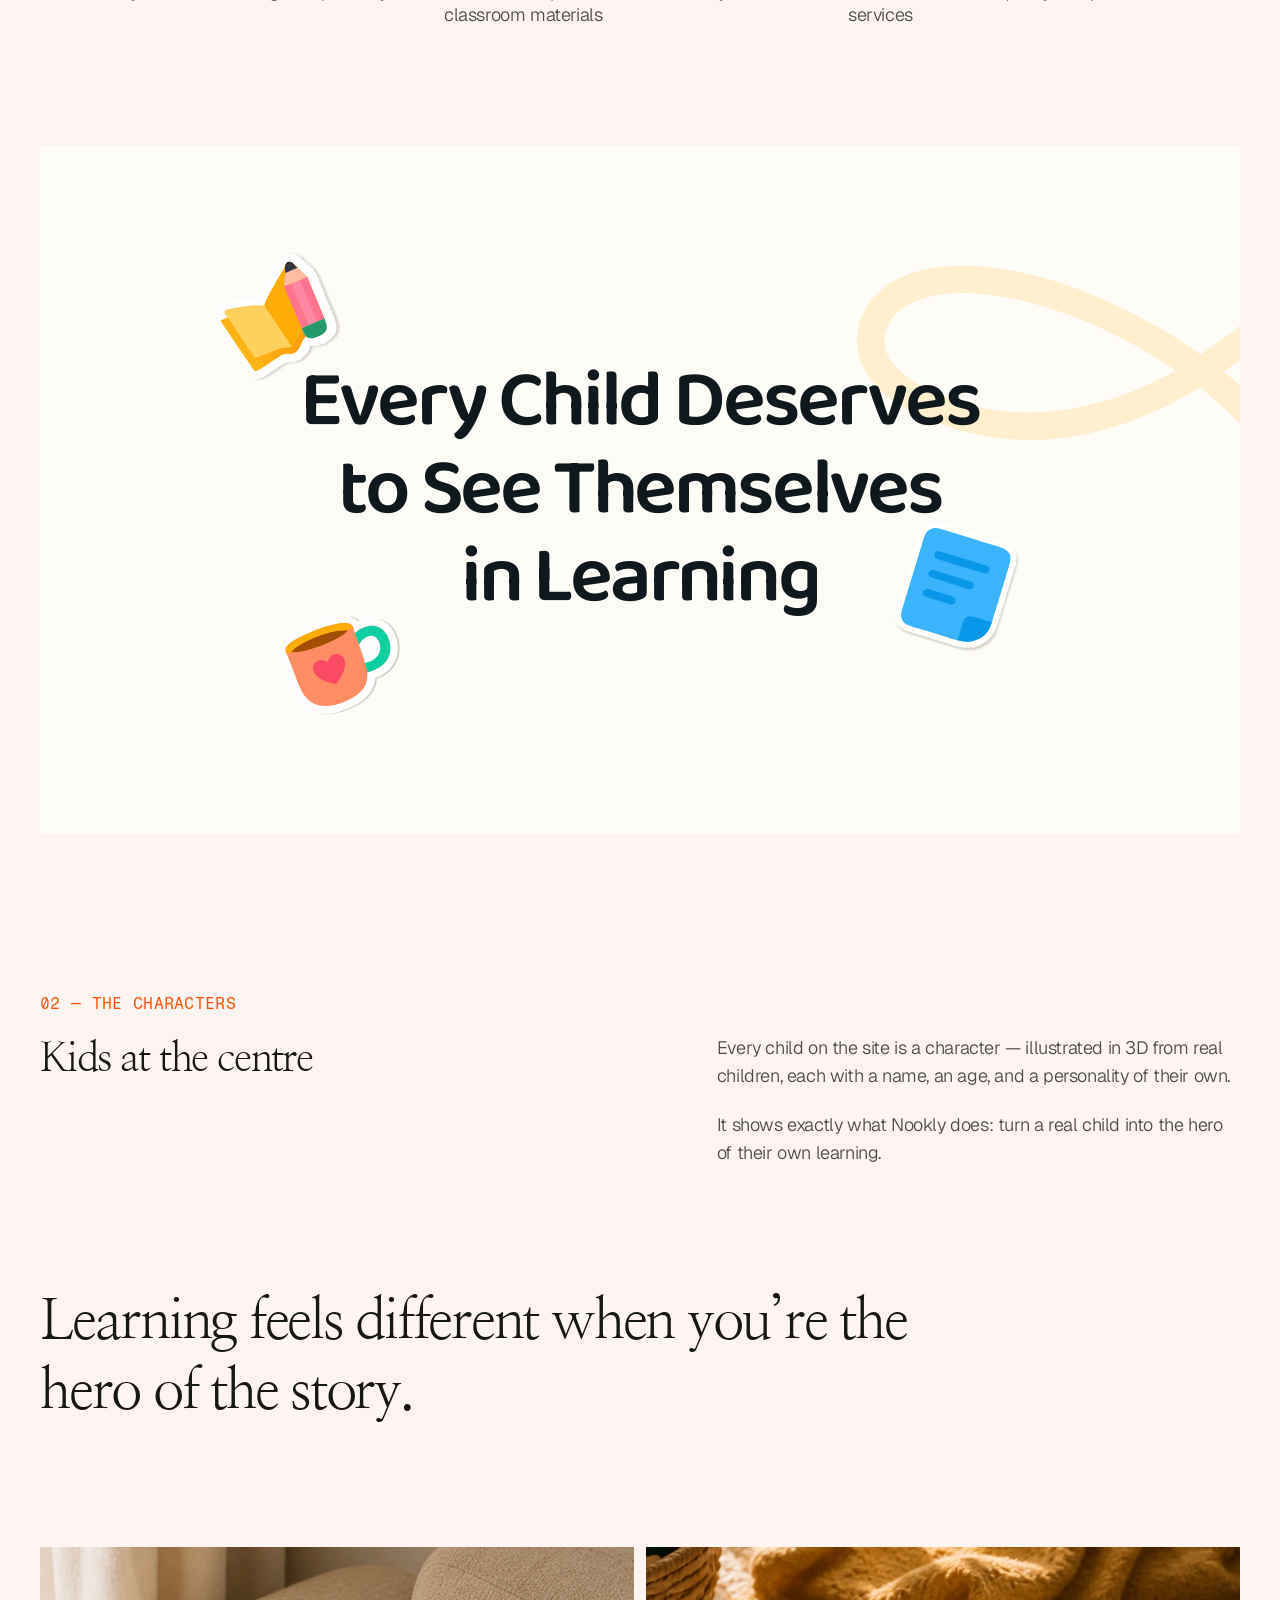
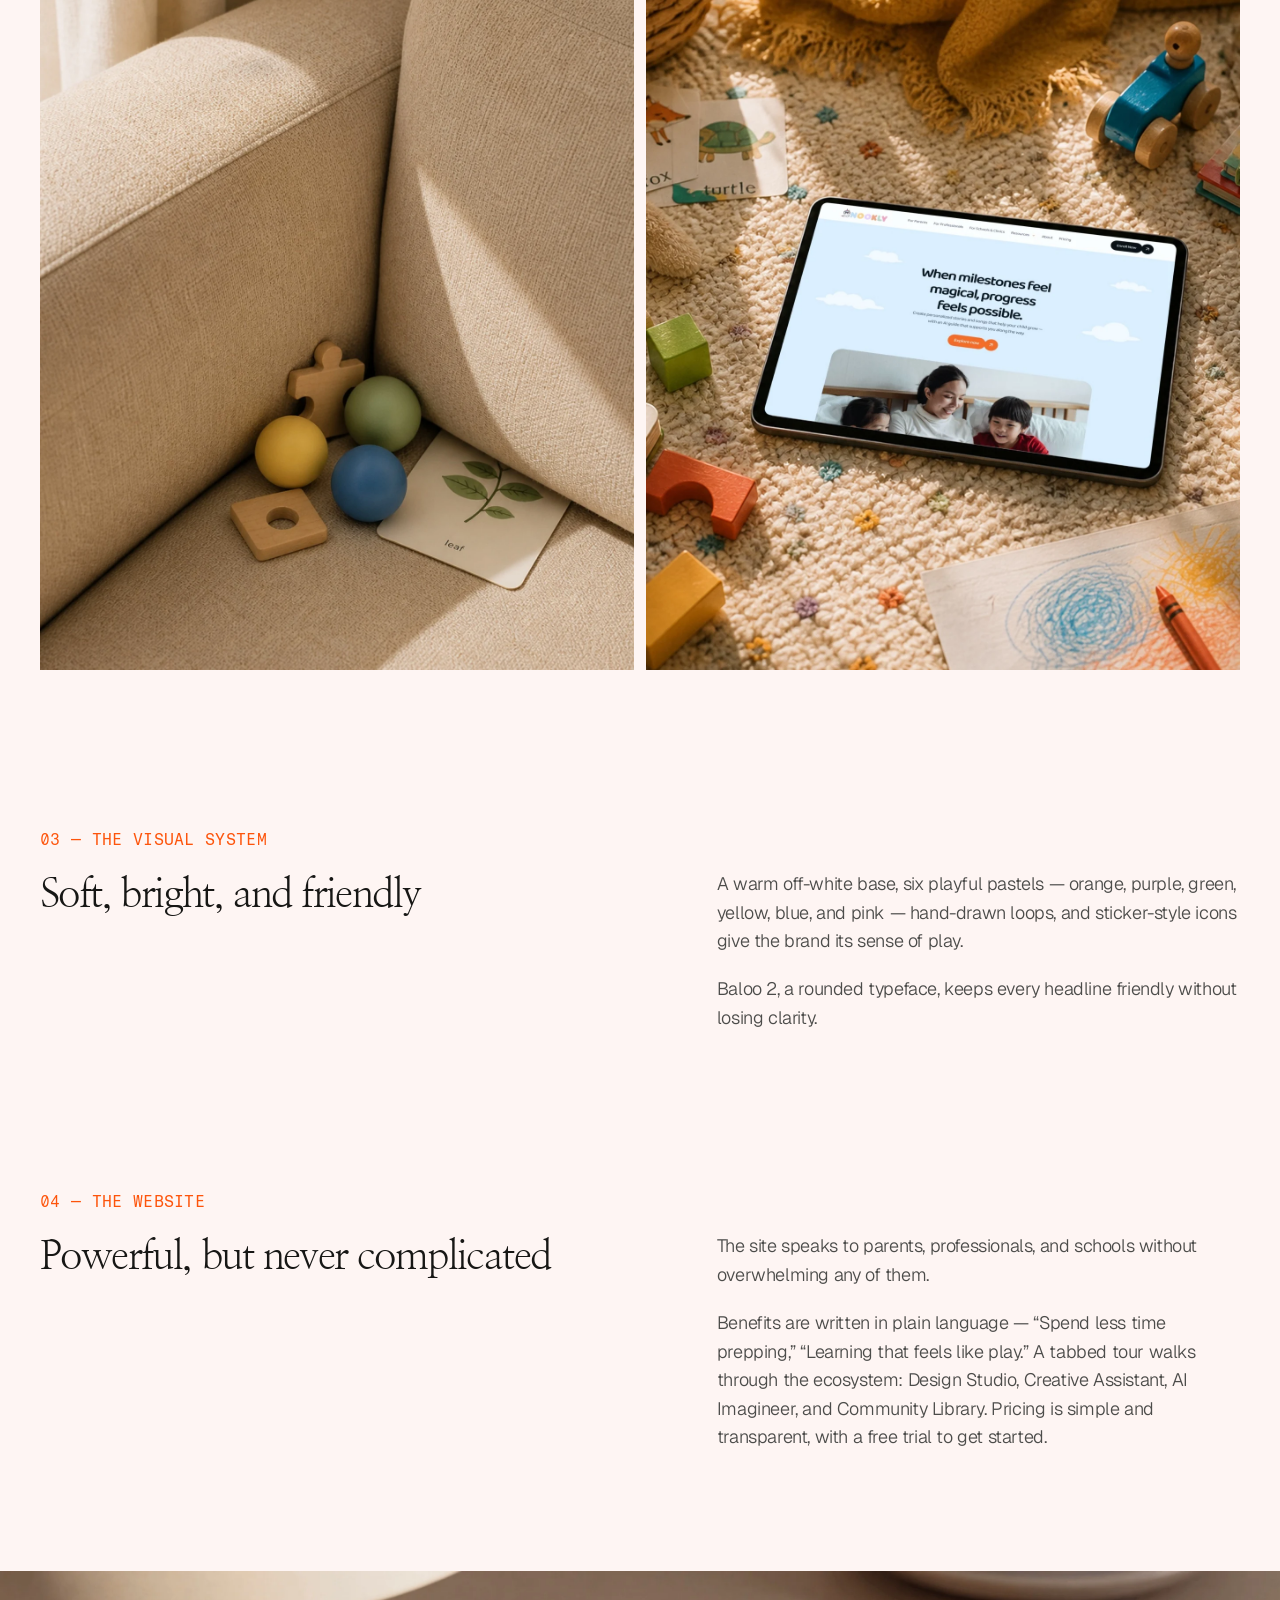
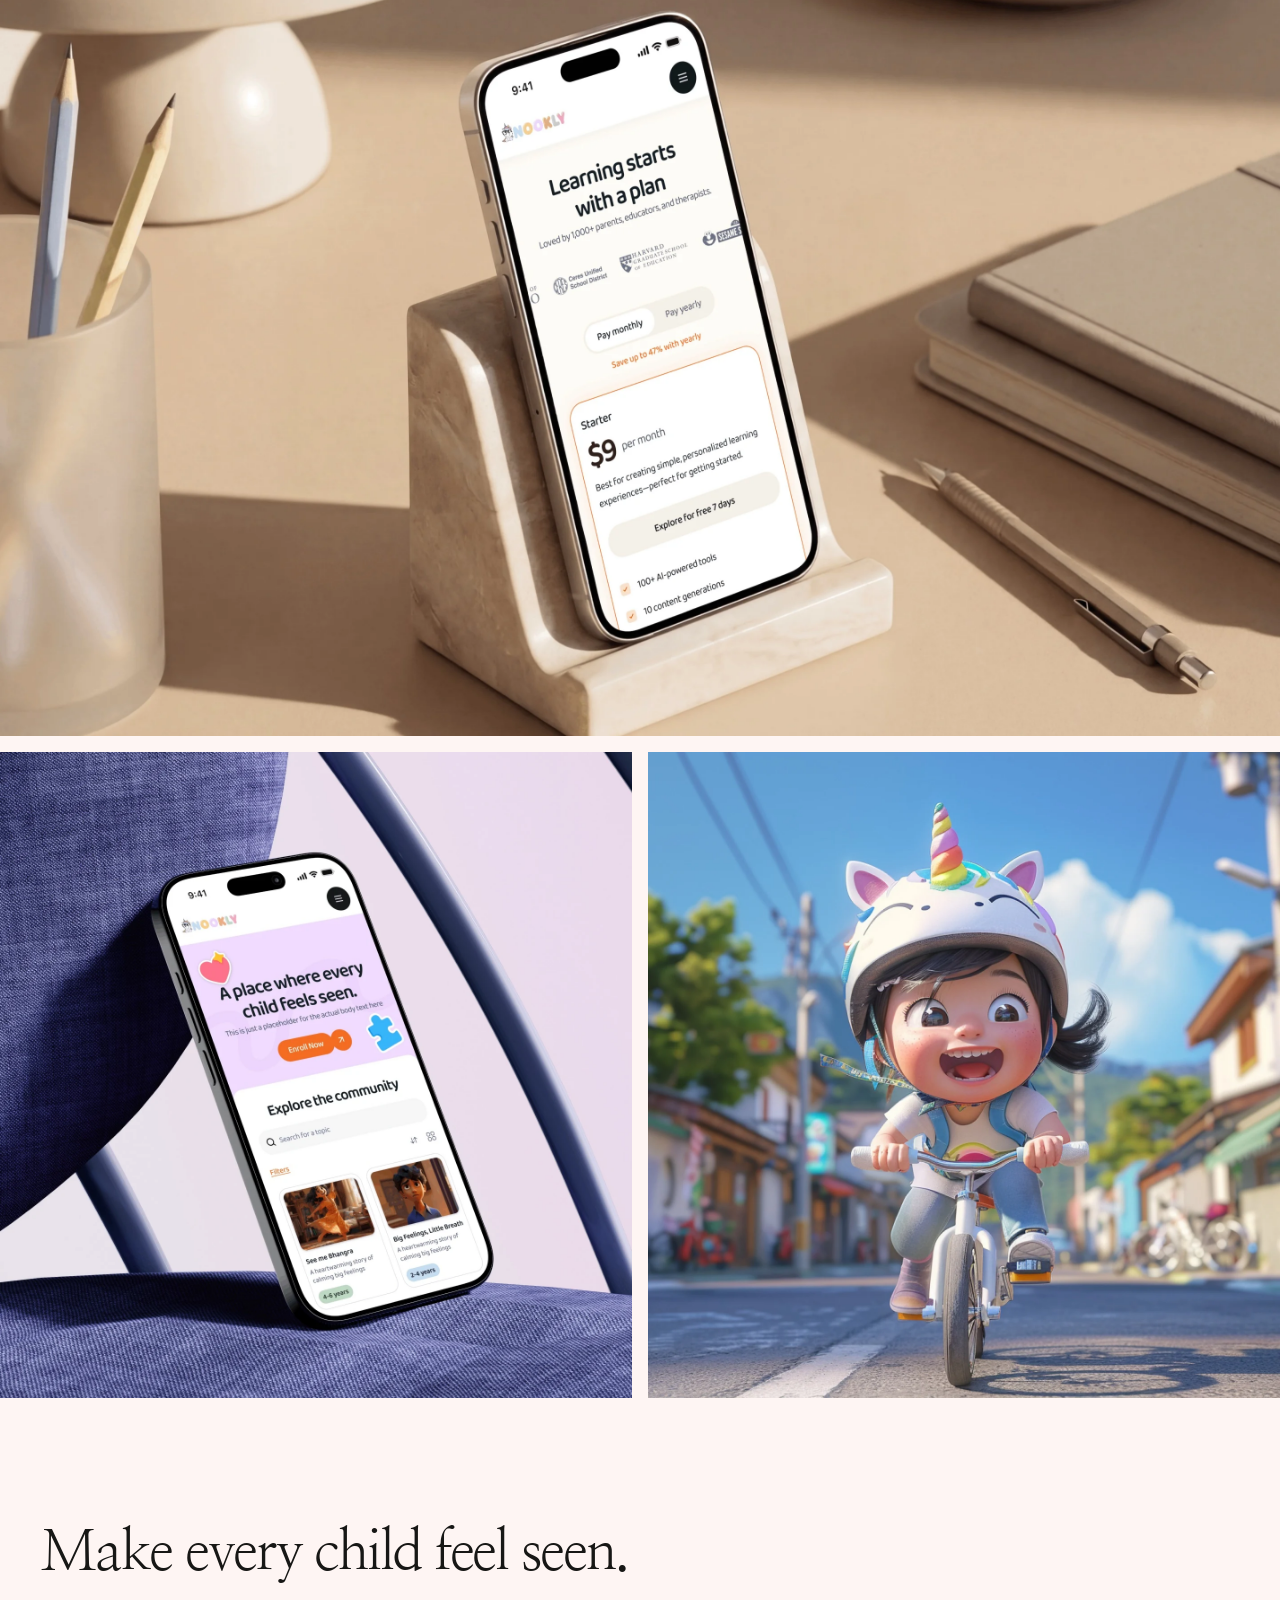
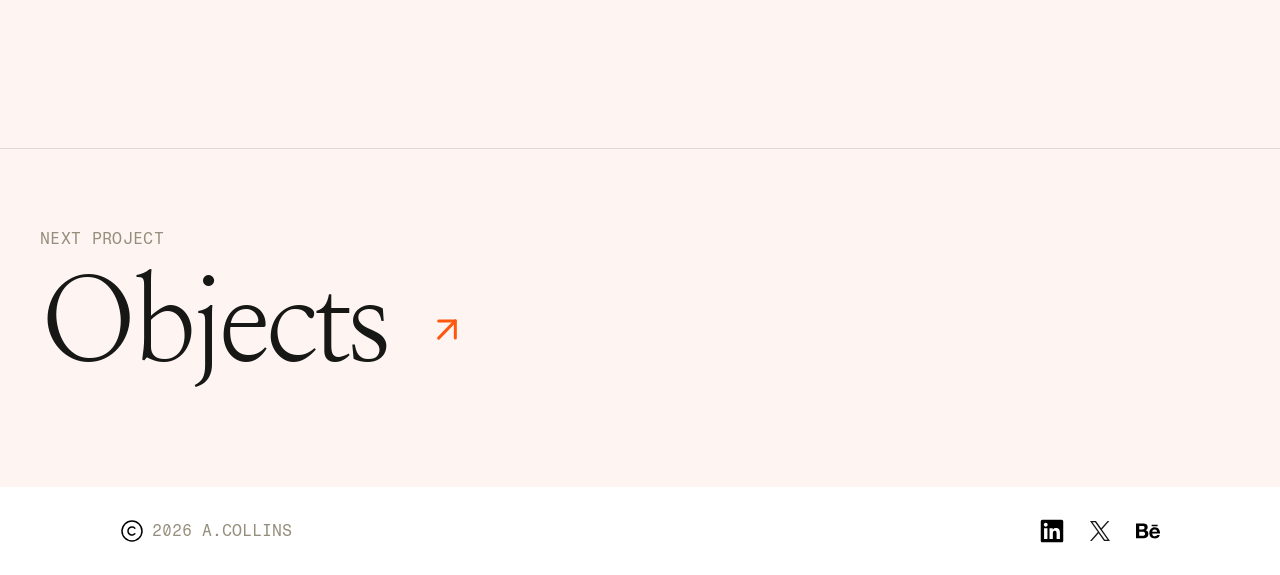
<file: work/nookly/index.html>
<!DOCTYPE html>
<html lang="en">
<head>
<meta charset="UTF-8">
<meta name="viewport" content="width=device-width, initial-scale=1.0">
<title>Nookly — Case study — Collins Abudu</title>
<meta name="description" content="Nookly is an AI platform that helps parents, teachers, and therapists create personalised learning content for children — stories, songs, and visuals built around the child.">
<link rel="canonical" href="https://collinsabudu.com/work/nookly/">

<meta property="og:type" content="article">
<meta property="og:url" content="https://collinsabudu.com/work/nookly/">
<meta property="og:site_name" content="Collins Abudu">
<meta property="og:title" content="Nookly — Every child deserves to see themselves in learning.">
<meta property="og:description" content="Nookly is an AI platform that helps parents, teachers, and therapists create personalised learning content for children — stories, songs, and visuals built around the child.">
<meta property="og:image" content="https://collinsabudu.com/assets/work/nookly-hero.webp">
<meta property="og:image:alt" content="The Nookly website on a laptop on a wooden desk, showing “Get Personalized Learning Support 10x Faster with AI”">

<meta name="twitter:card" content="summary_large_image">
<meta name="twitter:title" content="Nookly — Every child deserves to see themselves in learning.">
<meta name="twitter:description" content="Nookly is an AI platform that helps parents, teachers, and therapists create personalised learning content for children — stories, songs, and visuals built around the child.">
<meta name="twitter:image" content="https://collinsabudu.com/assets/work/nookly-hero.webp">

<link rel="preconnect" href="https://fonts.googleapis.com">
<link rel="preconnect" href="https://fonts.gstatic.com" crossorigin>
<link href="https://fonts.googleapis.com/css2?family=Baloo+2:wght@600&family=Barlow:wght@500&family=Fragment+Mono:ital@0;1&family=Geist:wght@100..900&family=Geist+Mono:wght@400&family=Nanum+Myeongjo:wght@400;700&display=swap" rel="stylesheet">
<link rel="stylesheet" href="../../assets/case.css">
<!-- Arms the reveals before first paint, so tagged content is never shown
     and then hidden. Without this the page simply renders fully visible. -->
<script>if(!matchMedia('(prefers-reduced-motion: reduce)').matches)document.documentElement.classList.add('js-motion');</script>
</head>
<body>

  <header class="navbar">
    <a class="navbar__brand" href="../../">Collins Abudu</a>

    <button class="navbar__toggle" type="button"
            aria-expanded="false" aria-controls="primary-menu" aria-label="Toggle navigation menu">
      <span class="navbar__toggle-bar"></span>
      <span class="navbar__toggle-bar"></span>
      <span class="navbar__toggle-bar"></span>
    </button>

    <div class="navbar__menu" id="primary-menu">
      <nav class="navbar__nav" aria-label="Primary">
        <a class="navbar__link" href="../../#about">ABOUT ME</a>
        <a class="navbar__link" href="../../#works">WORKS</a>
        <a class="navbar__link" href="../../#book">BOOK A CALL</a>
      </nav>

      <div class="navbar__social">
        <a href="mailto:collinsabuduac@gmail.com" aria-label="Email Collins">
          <img class="navbar__social-icon" src="../../assets/icon-email.svg" alt="Email" width="20" height="20">
        </a>
        <a href="https://www.linkedin.com/in/collins-abudu-300a701b8" target="_blank" rel="noopener noreferrer" aria-label="LinkedIn">
          <img class="navbar__social-icon" src="../../assets/icon-linkedin.svg" alt="LinkedIn" width="20" height="20">
        </a>
        <a href="https://x.com/oseelamar14" target="_blank" rel="noopener noreferrer" aria-label="X">
          <img class="navbar__social-icon" src="../../assets/icon-x.svg" alt="X" width="20" height="20">
        </a>
        <a href="https://www.behance.net/Oseelamar" target="_blank" rel="noopener noreferrer" aria-label="Behance">
          <img class="navbar__social-icon" src="../../assets/icon-behance.svg" alt="Behance" width="20" height="20">
        </a>
      </div>
    </div>
  </header>

<div class="page">

  <main class="case">

    <a class="case-back" href="../../#works">
      <img class="case-back__arrow" src="../../assets/icon-arrow.svg" alt="" aria-hidden="true">ALL WORK
    </a>

    <header class="case-header">
      <div data-reveal class="case-header__main">
        <h1 class="case-title">Every child deserves to see themselves in learning.</h1>
      </div>
      <div data-reveal class="case-intro"><p>Nookly is an AI platform that helps parents, teachers, and therapists create personalised learning content for children — stories, songs, and visuals built around the child.</p><p>The challenge wasn’t just to present a powerful AI product. It was to make it feel warm, human, and effortless from the very first interaction.</p></div>
    </header>

    <figure data-reveal class="case-figure case-figure--hero"><div class="case-media"><img src="../../assets/work/nookly-hero.webp" alt="The Nookly website on a laptop on a wooden desk, showing “Get Personalized Learning Support 10x Faster with AI”" style="object-position:50% 30%;" fetchpriority="high"></div></figure>

      <section data-reveal class="case-chapter"><div class="case-chapter__head"><p class="case-kicker">01 — The Need</p><h3 class="case-chapter__title">Why personal matters</h3></div><div class="case-chapter__body"><p>Children learn best when they recognise themselves in what they’re learning. But creating personalised material takes time most parents, teachers, and therapists simply don’t have.</p></div></section>
      <ul data-reveal class="case-stats"><li><strong>4m+</strong><span>Children rely on visual learning as a pathway</span></li><li><strong>90–94%</strong><span>Of teachers spend their own money on classroom materials</span></li><li><strong>7.9m</strong><span>Children in the U.S. qualify for special education services</span></li></ul>
      <figure data-reveal class="case-figure case-figure--full case-banner"><div class="case-banner__frame" style="--m-top:86;--m-width:321;--m-size:52"><span class="case-banner__sticker is-back" style="--x:1271.3;--y:216;--w:559.3;--h:323.7;--t:rotate(14deg);--mx:413.4;--my:84.9;--mw:340.6;--mh:123.7;--mt:rotate(8.27deg) skewX(-14.88deg);--iw:100%;--ih:100%"><picture><source media="(max-width: 480px)" srcset="../../assets/work/nookly-banner/swirl-mobile.svg"><img src="../../assets/work/nookly-banner/swirl.svg" alt=""></picture></span><h3 class="case-banner__title">Every Child Deserves to See Themselves<br>in Learning</h3><span class="case-banner__sticker" style="--x:285;--y:205;--w:134.5;--h:113.2;--t:rotate(-34deg);--mx:71.6;--my:66.9;--mw:82.5;--mh:69.4;--mt:rotate(-34deg);--iw:102.97%;--ih:103.53%"><img src="../../assets/work/nookly-banner/book.svg" alt=""></span><span class="case-banner__sticker" style="--x:365.1;--y:617.5;--w:141.3;--h:112.7;--t:rotate(-21deg);--mx:50.1;--my:388.7;--mw:93.6;--mh:74.7;--mt:rotate(-21deg);--iw:100%;--ih:100%"><img src="../../assets/work/nookly-banner/mug.svg" alt=""></span><span class="case-banner__sticker" style="--x:1098.6;--y:528.6;--w:121.4;--h:135.7;--t:rotate(17deg);--mx:337.5;--my:375.5;--mw:77.1;--mh:86.2;--mt:rotate(17deg);--iw:102.93%;--ih:102.76%"><img src="../../assets/work/nookly-banner/note.svg" alt=""></span></div></figure>
      <section data-reveal class="case-chapter"><div class="case-chapter__head"><p class="case-kicker">02 — The Characters</p><h3 class="case-chapter__title">Kids at the centre</h3></div><div class="case-chapter__body"><p>Every child on the site is a character — illustrated in 3D from real children, each with a name, an age, and a personality of their own.</p><p>It shows exactly what Nookly does: turn a real child into the hero of their own learning.</p></div></section>
      <p data-reveal class="case-statement">Learning feels different when you’re the hero of the story.</p>
      <div data-reveal class="case-pair" style="--pair-ratio:674 / 820"><figure class="case-figure "><div class="case-media"><img src="../../assets/work/nookly-toys.webp" alt="Wooden toys, coloured balls and a “leaf” flash card on a beige sofa in soft sunlight" loading="lazy" decoding="async"></div></figure><figure class="case-figure "><div class="case-media"><img src="../../assets/work/nookly-tablet.webp" alt="The Nookly website on a tablet on a playroom rug, surrounded by toys, flash cards and crayon drawings" loading="lazy" decoding="async"></div></figure></div>
      <section data-reveal class="case-chapter"><div class="case-chapter__head"><p class="case-kicker">03 — The Visual System</p><h3 class="case-chapter__title">Soft, bright, and friendly</h3></div><div class="case-chapter__body"><p>A warm off-white base, six playful pastels — orange, purple, green, yellow, blue, and pink — hand-drawn loops, and sticker-style icons give the brand its sense of play.</p><p>Baloo 2, a rounded typeface, keeps every headline friendly without losing clarity.</p></div></section>
      <section data-reveal class="case-chapter"><div class="case-chapter__head"><p class="case-kicker">04 — The Website</p><h3 class="case-chapter__title">Powerful, but never complicated</h3></div><div class="case-chapter__body"><p>The site speaks to parents, professionals, and schools without overwhelming any of them.</p><p>Benefits are written in plain language — “Spend less time prepping,” “Learning that feels like play.” A tabbed tour walks through the ecosystem: Design Studio, Creative Assistant, AI Imagineer, and Community Library. Pricing is simple and transparent, with a free trial to get started.</p></div></section>
      <figure data-reveal class="case-figure case-figure--full case-figure--bleed"><div class="case-media" style="aspect-ratio:1440 / 860"><img src="../../assets/work/nookly-pricing-stand.webp" alt="The Nookly pricing page, “Learning starts with a plan”, on a phone in a marble stand on a desk" loading="lazy" decoding="async"></div></figure>
      <div data-reveal class="case-pair case-pair--bleed" style="--pair-ratio:704 / 720"><figure class="case-figure "><div class="case-media"><img src="../../assets/work/nookly-community-chair.webp" alt="The Nookly community page, “A place where every child feels seen”, on a phone leaning on a blue chair" loading="lazy" decoding="async"></div></figure><figure class="case-figure "><div class="case-media"><img src="../../assets/work/nookly-bike.webp" alt="A 3D-illustrated Nookly character: a laughing girl in a unicorn helmet riding a bike down a sunny street" loading="lazy" decoding="async"></div></figure></div>
      <p data-reveal class="case-statement">Make every child feel seen.</p>

    <a class="case-next" href="../../work/objects/">
      <span class="case-kicker">Next project</span>
      <span class="case-next__title">Objects
        <img src="../../assets/icon-arrow.svg" width="20" height="20" alt="">
      </span>
    </a>

  </main>

  <footer class="footer">
    <div data-reveal class="footer__credit">
      <img class="footer__mark footer__mark--lg" src="../../assets/icon-copyright.svg" alt="" width="24" height="24">
      <img class="footer__mark footer__mark--sm" src="../../assets/icon-copyright-18.svg" alt="" width="18" height="18">
      <p class="footer__text">2026 A.Collins</p>
    </div>

    <div data-reveal class="footer__social">
      <a href="https://www.linkedin.com/in/collins-abudu-300a701b8" target="_blank" rel="noopener noreferrer" aria-label="LinkedIn">
        <img class="footer__icon" src="../../assets/icon-linkedin-24.svg" alt="LinkedIn" width="24" height="24">
      </a>
      <a href="https://x.com/oseelamar14" target="_blank" rel="noopener noreferrer" aria-label="X">
        <img class="footer__icon" src="../../assets/icon-x-24.svg" alt="X" width="24" height="24">
      </a>
      <a href="https://www.behance.net/Oseelamar" target="_blank" rel="noopener noreferrer" aria-label="Behance">
        <img class="footer__icon" src="../../assets/icon-behance-24.svg" alt="Behance" width="24" height="24">
      </a>
    </div>
  </footer>

</div>

<script src="../../assets/case.js"></script>
</body>
</html>
</file>
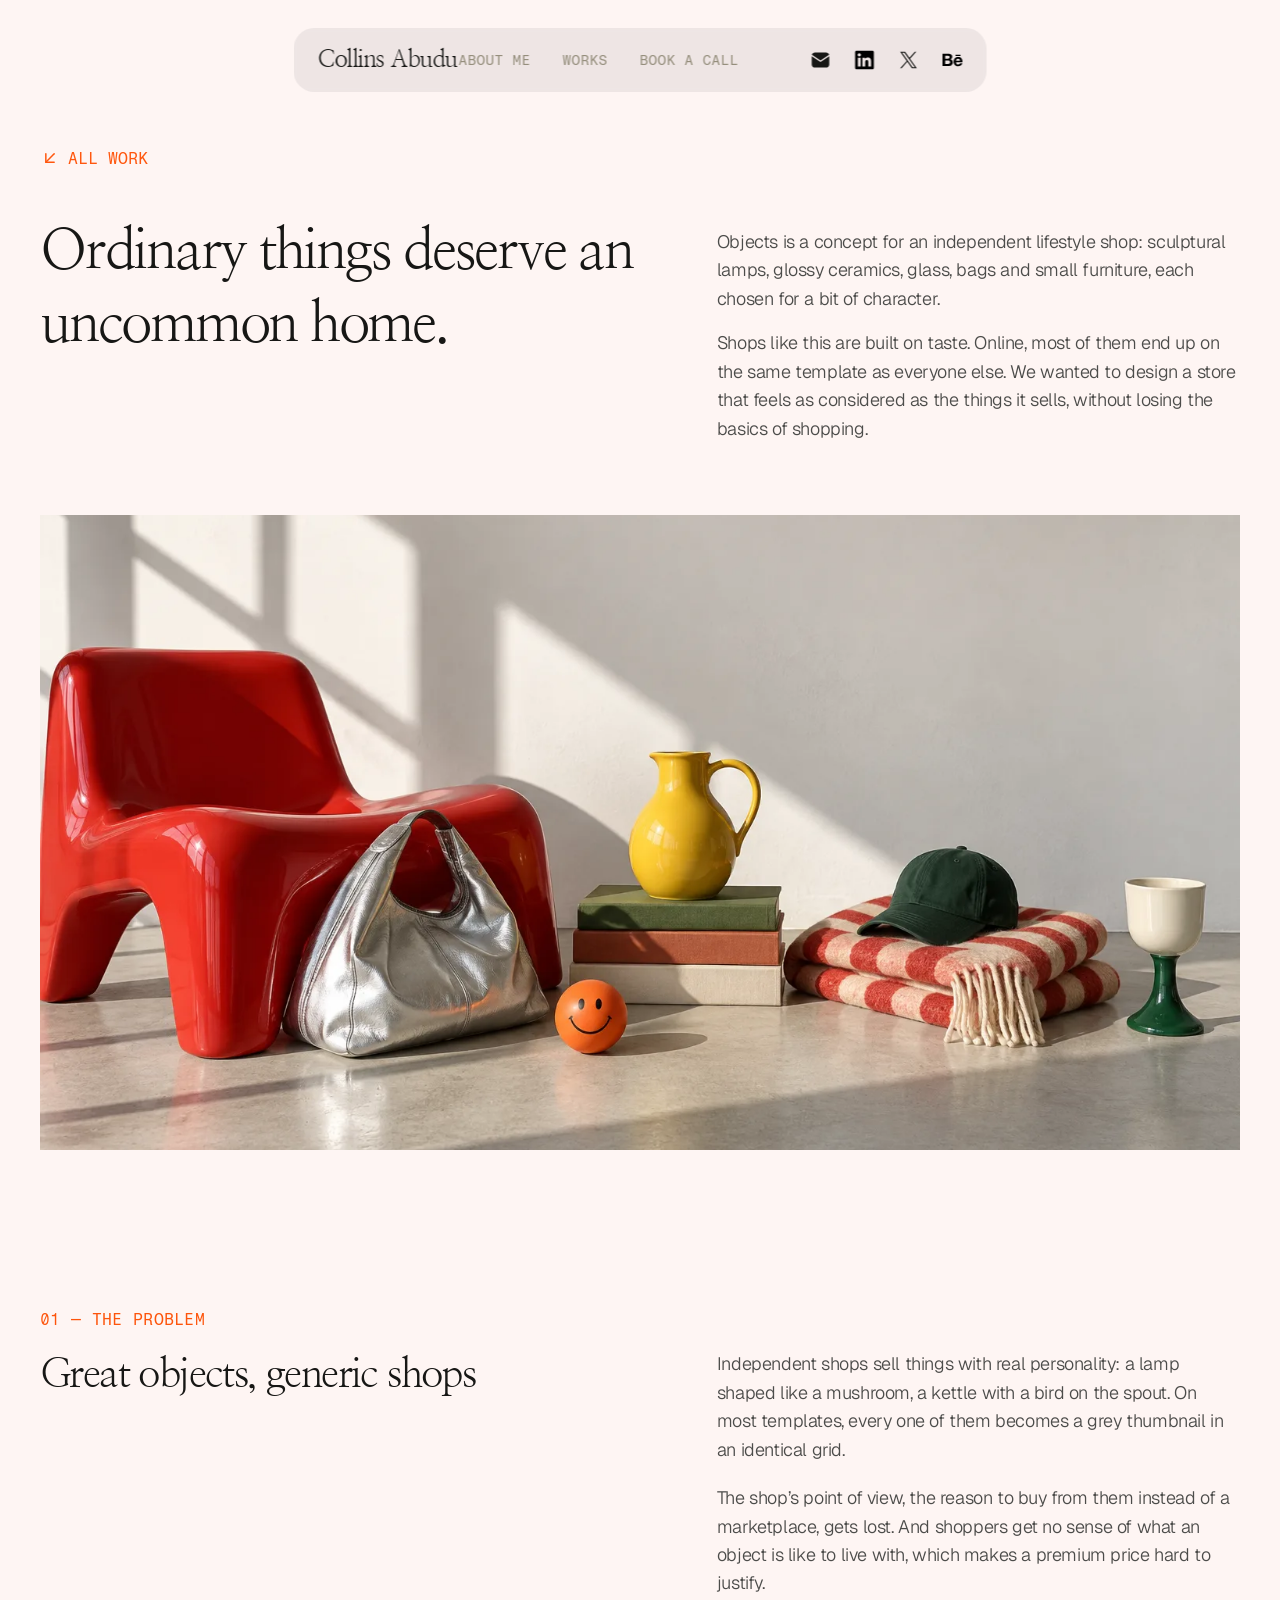
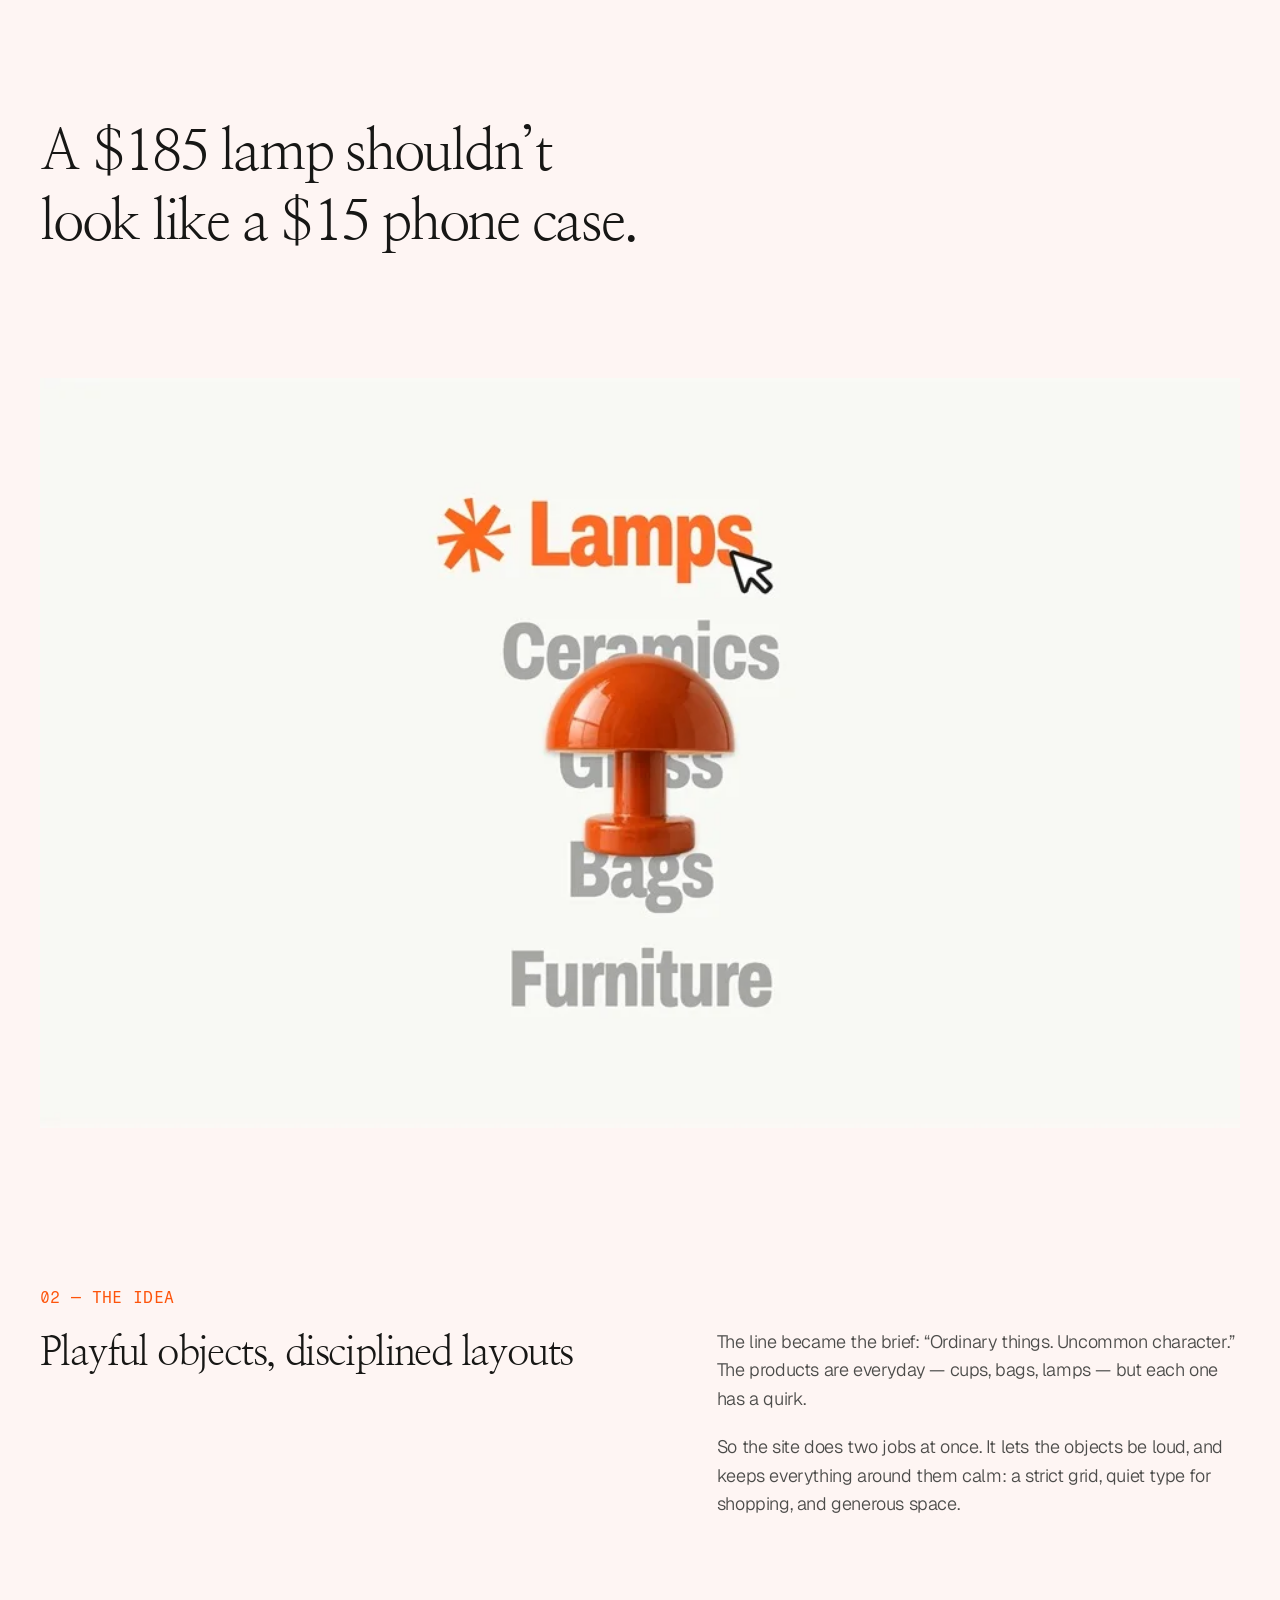
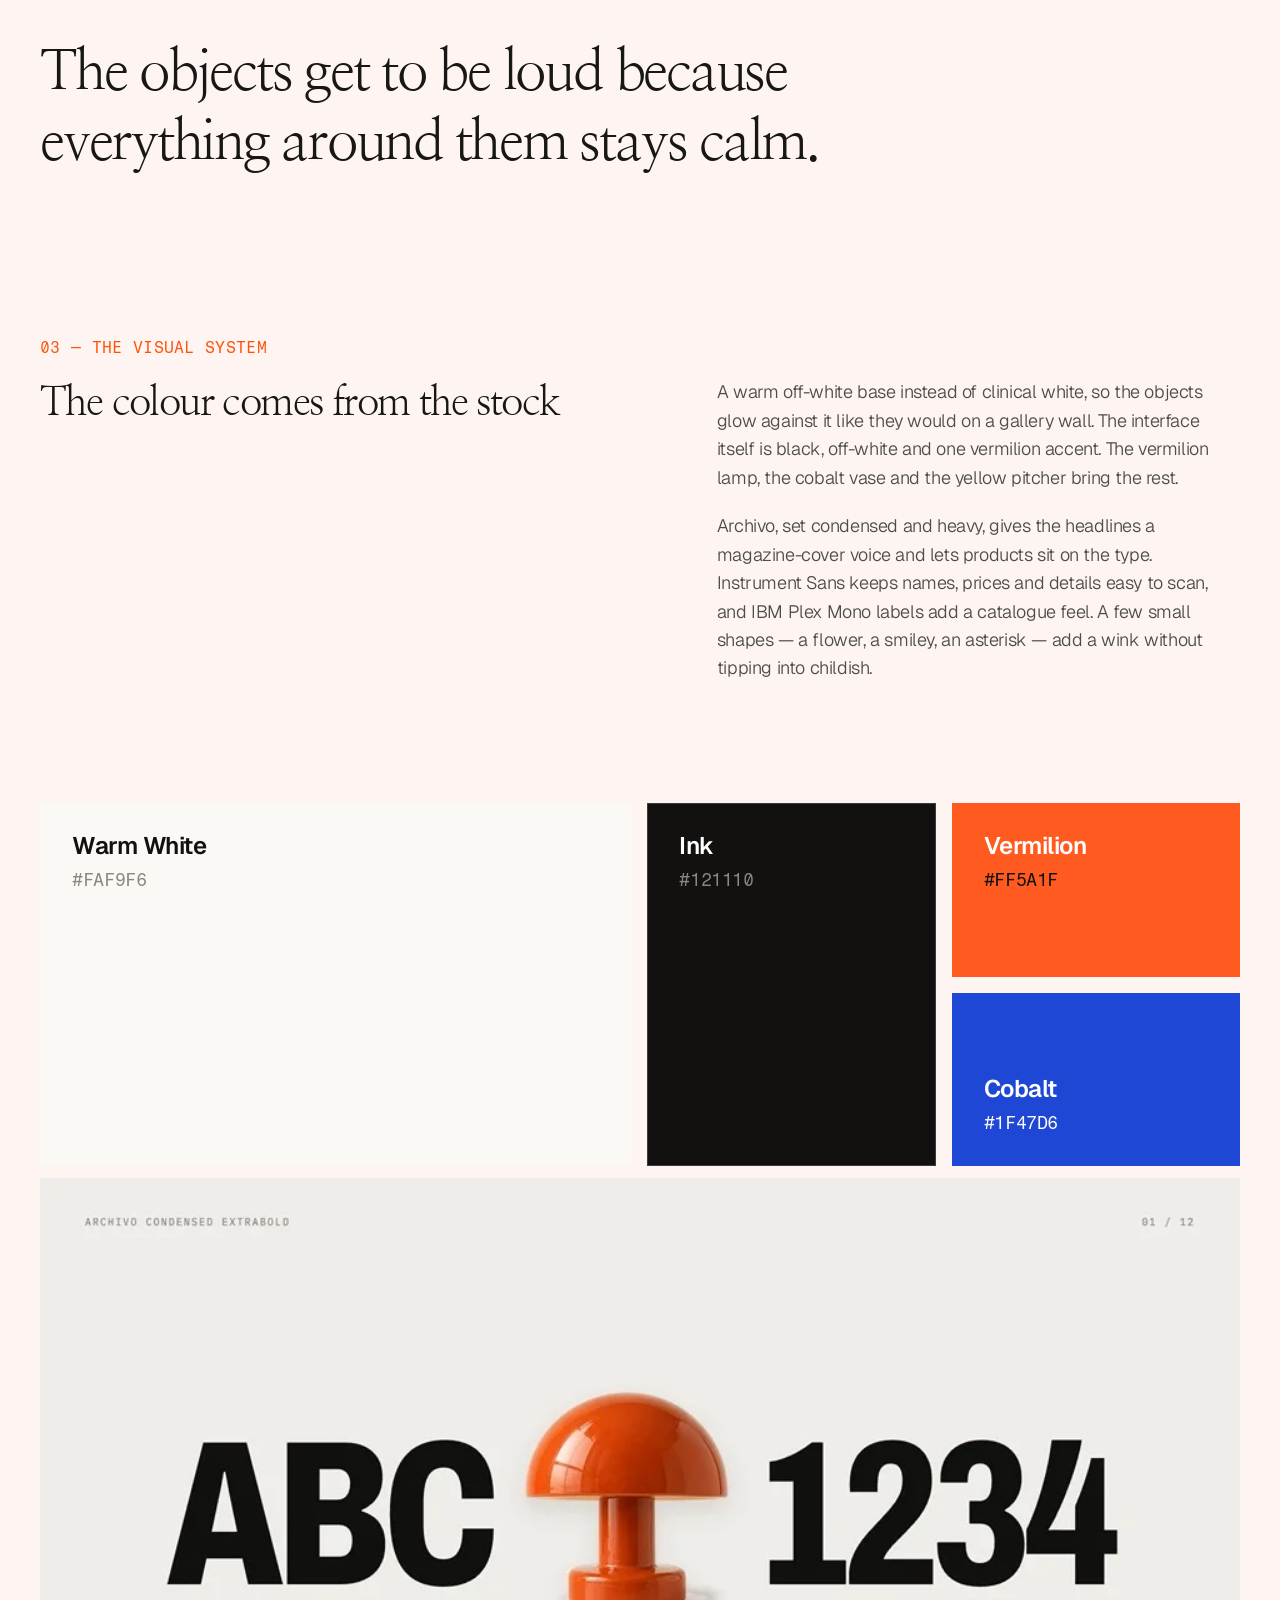
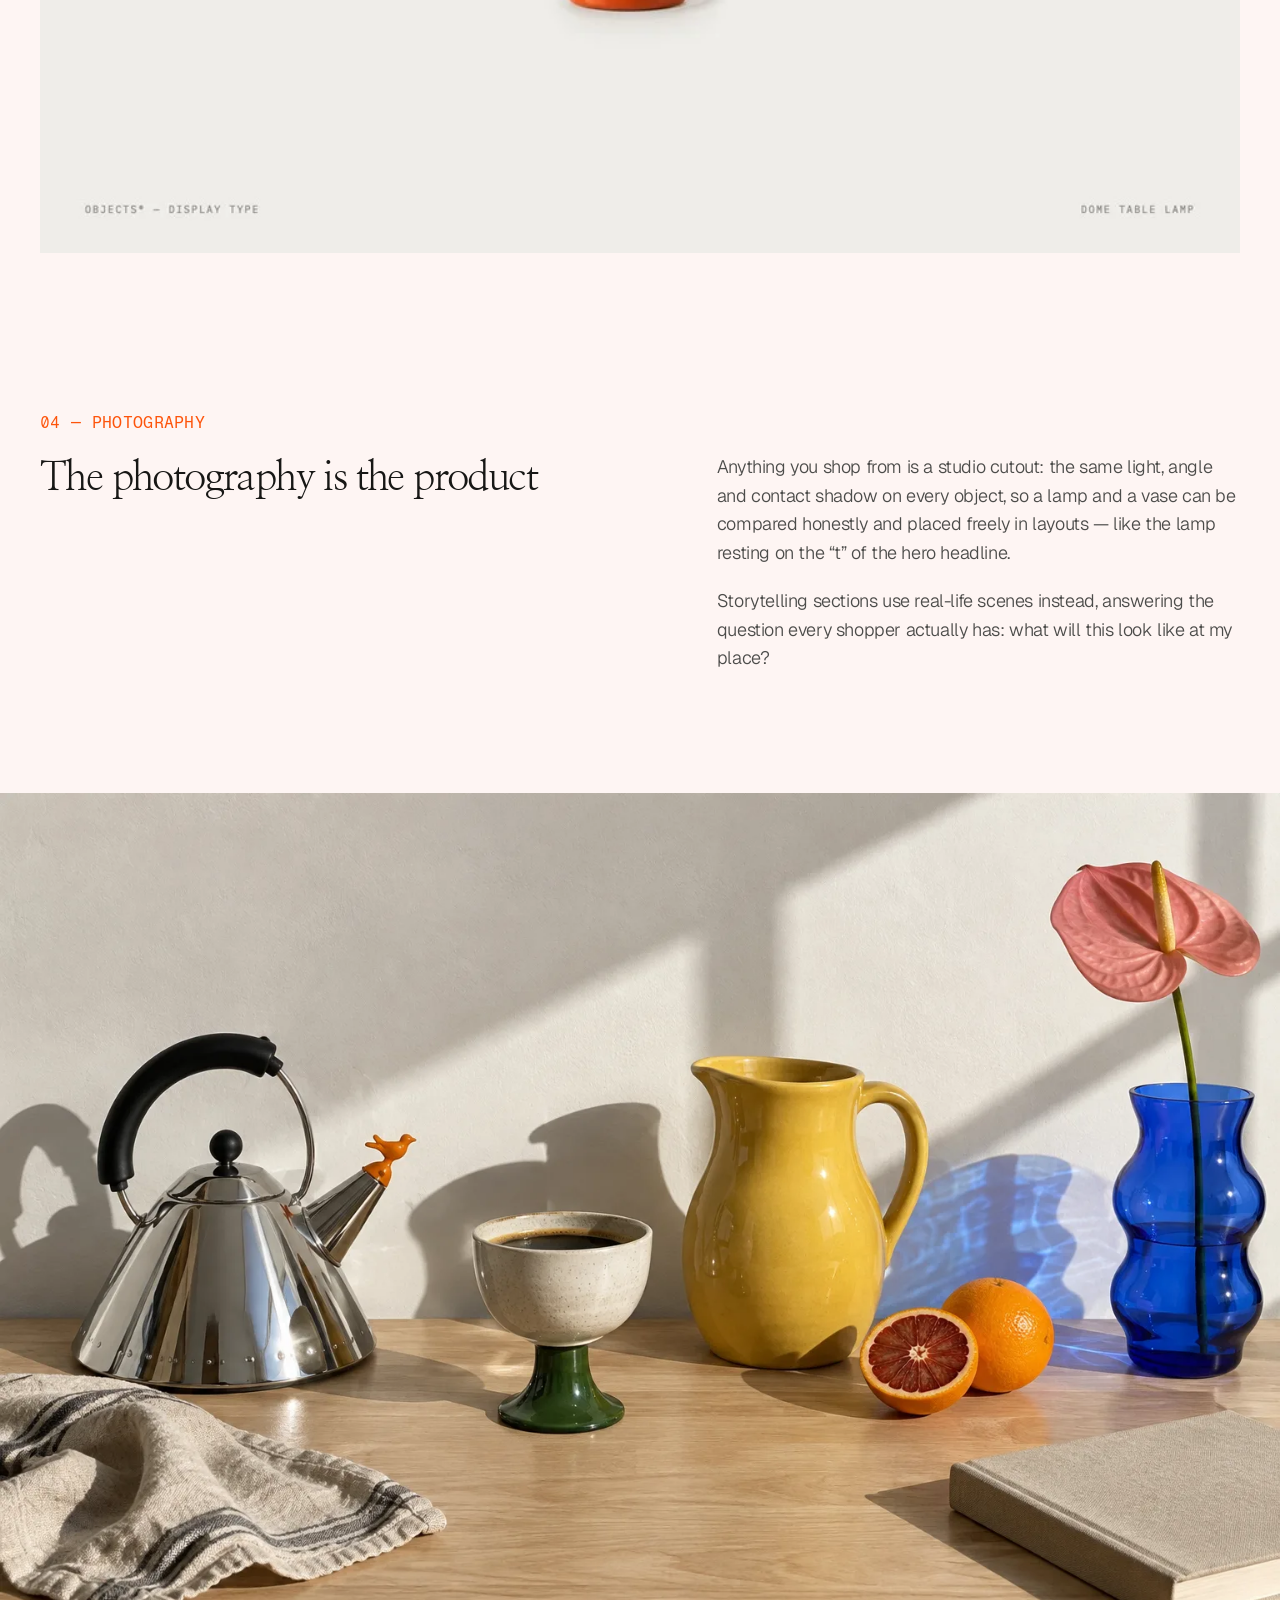
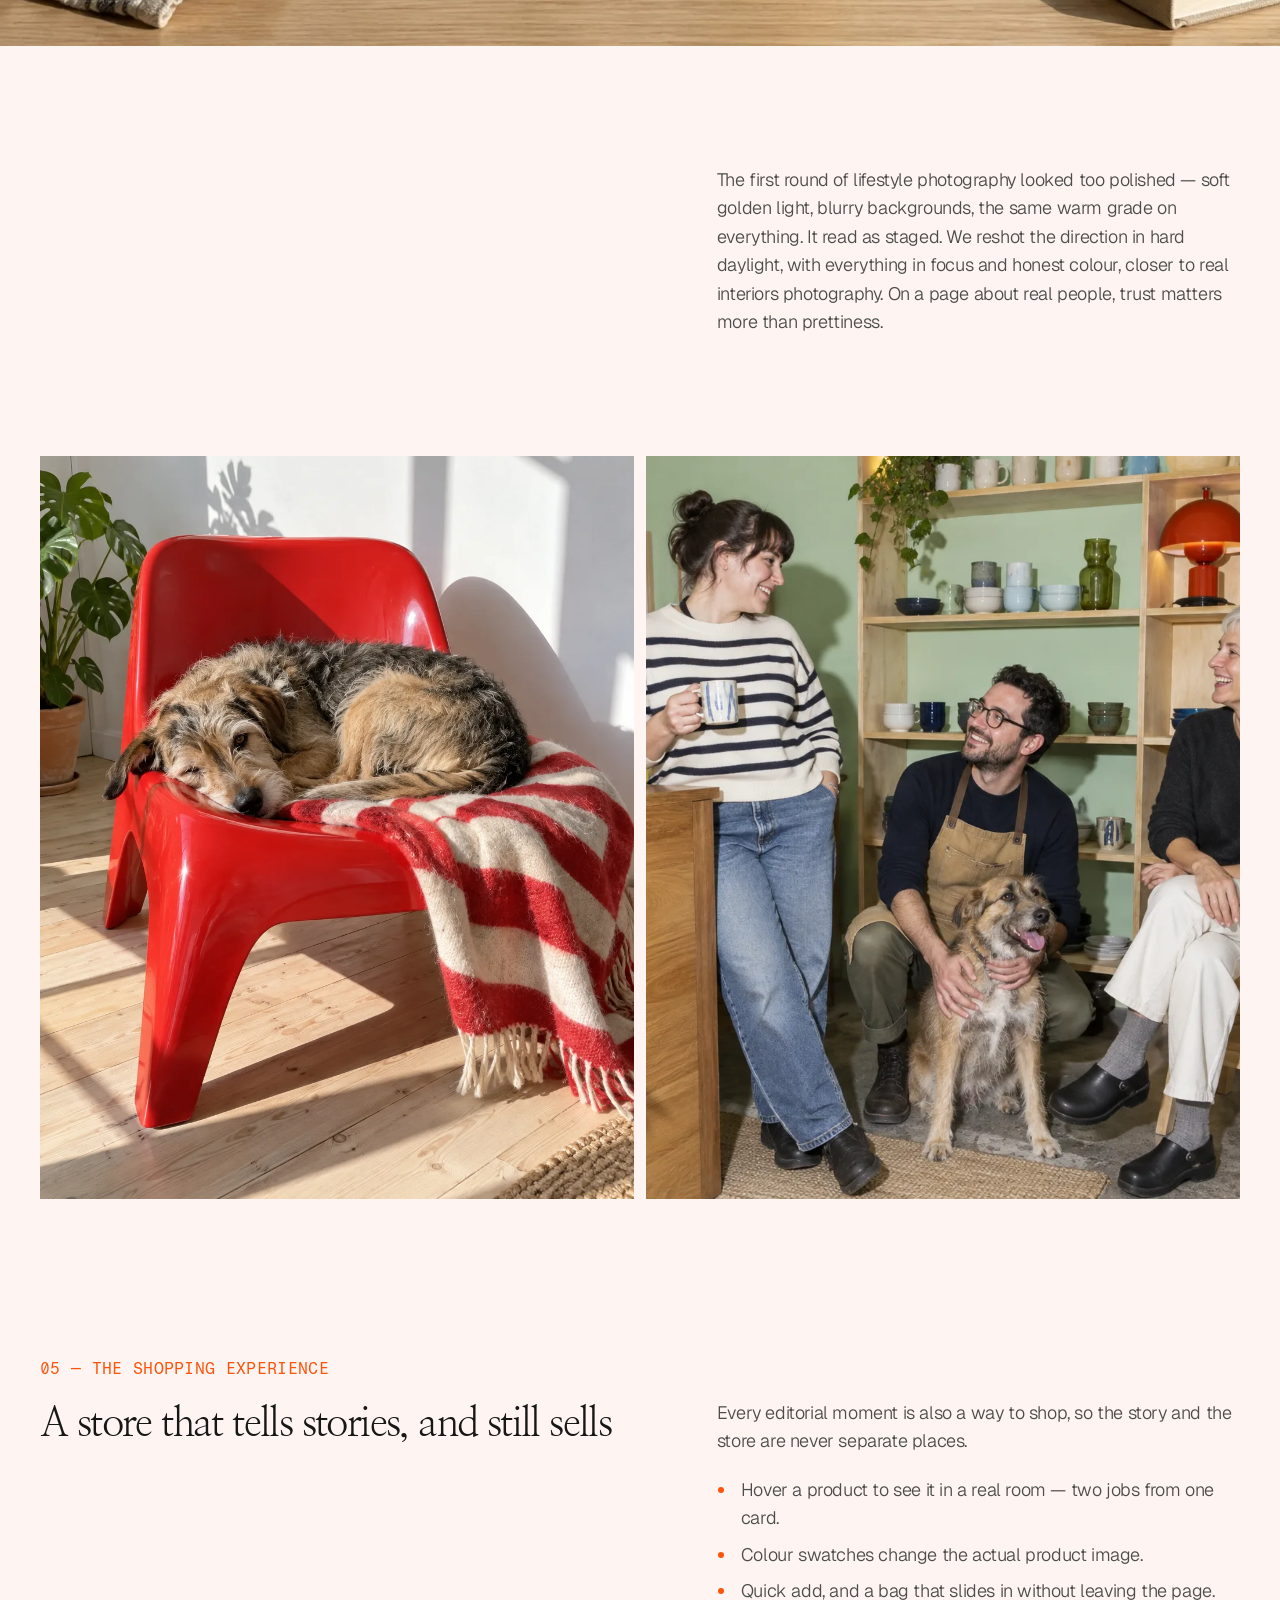
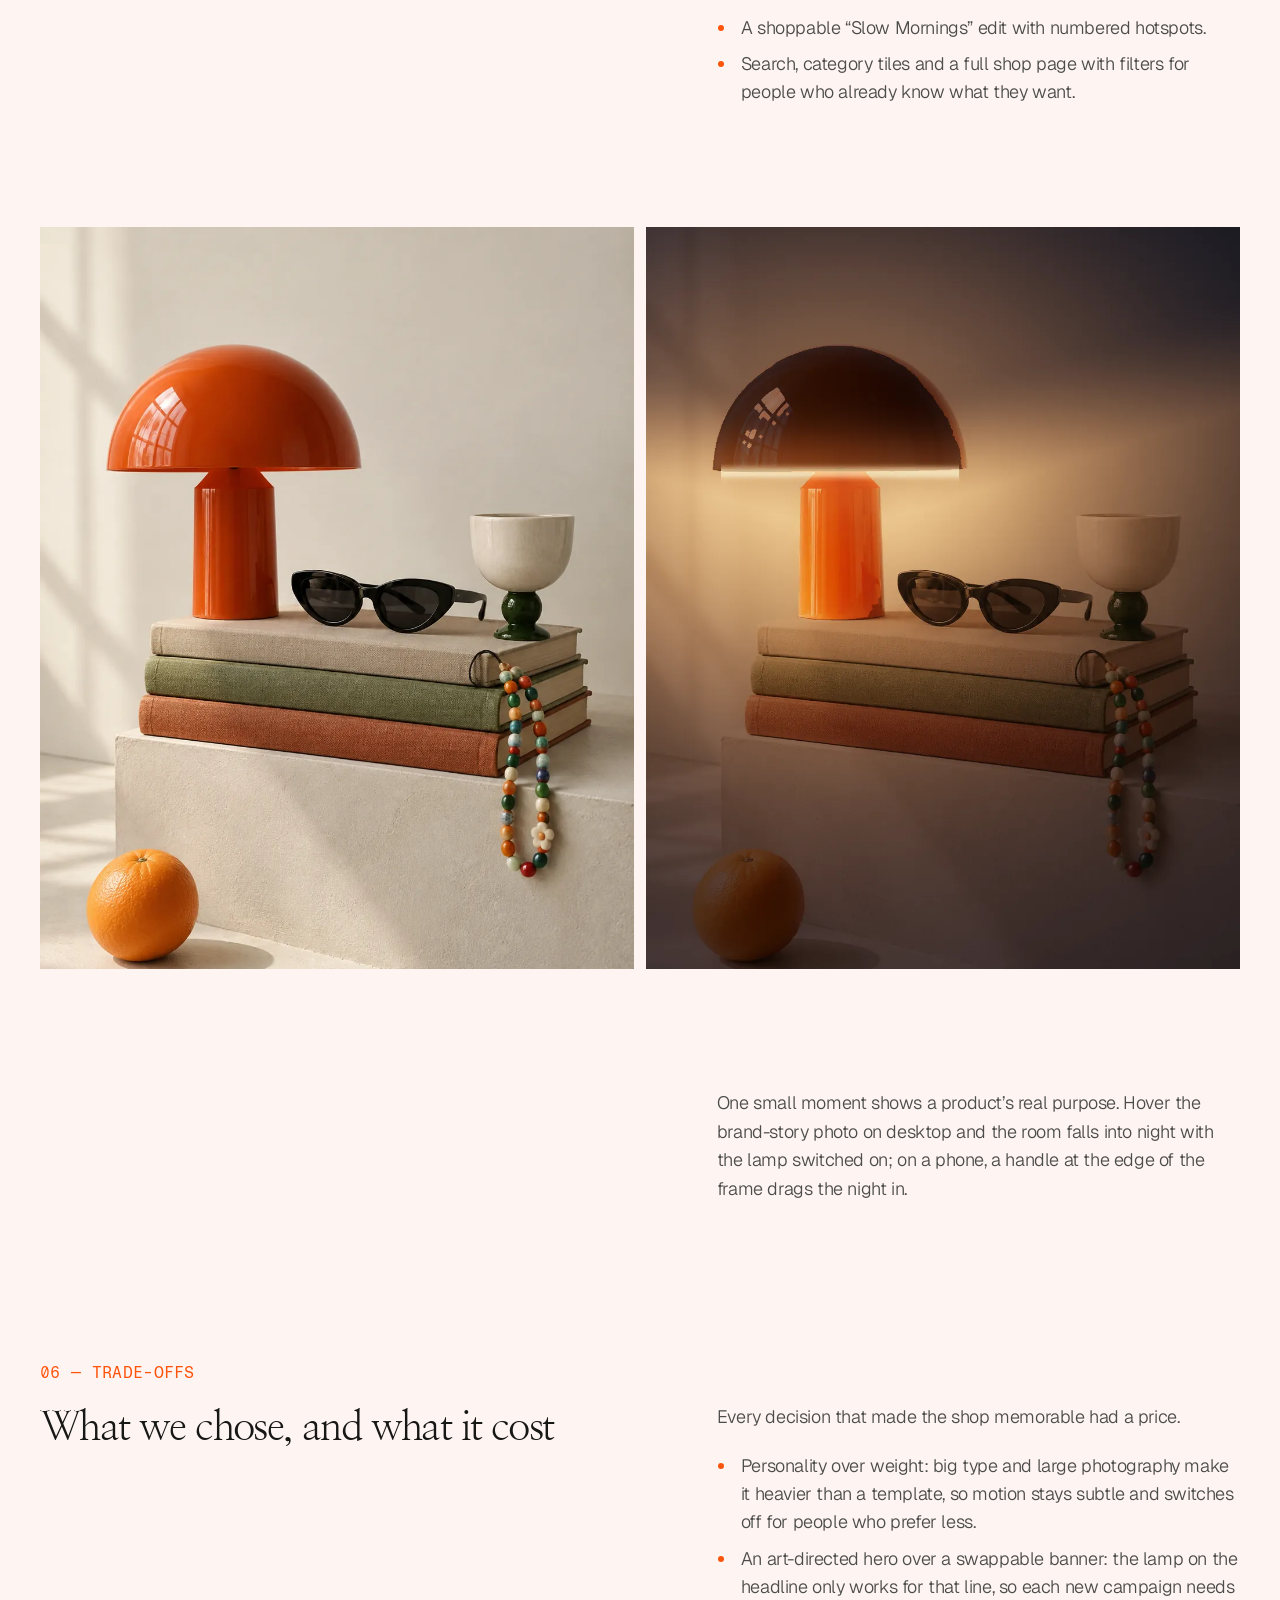
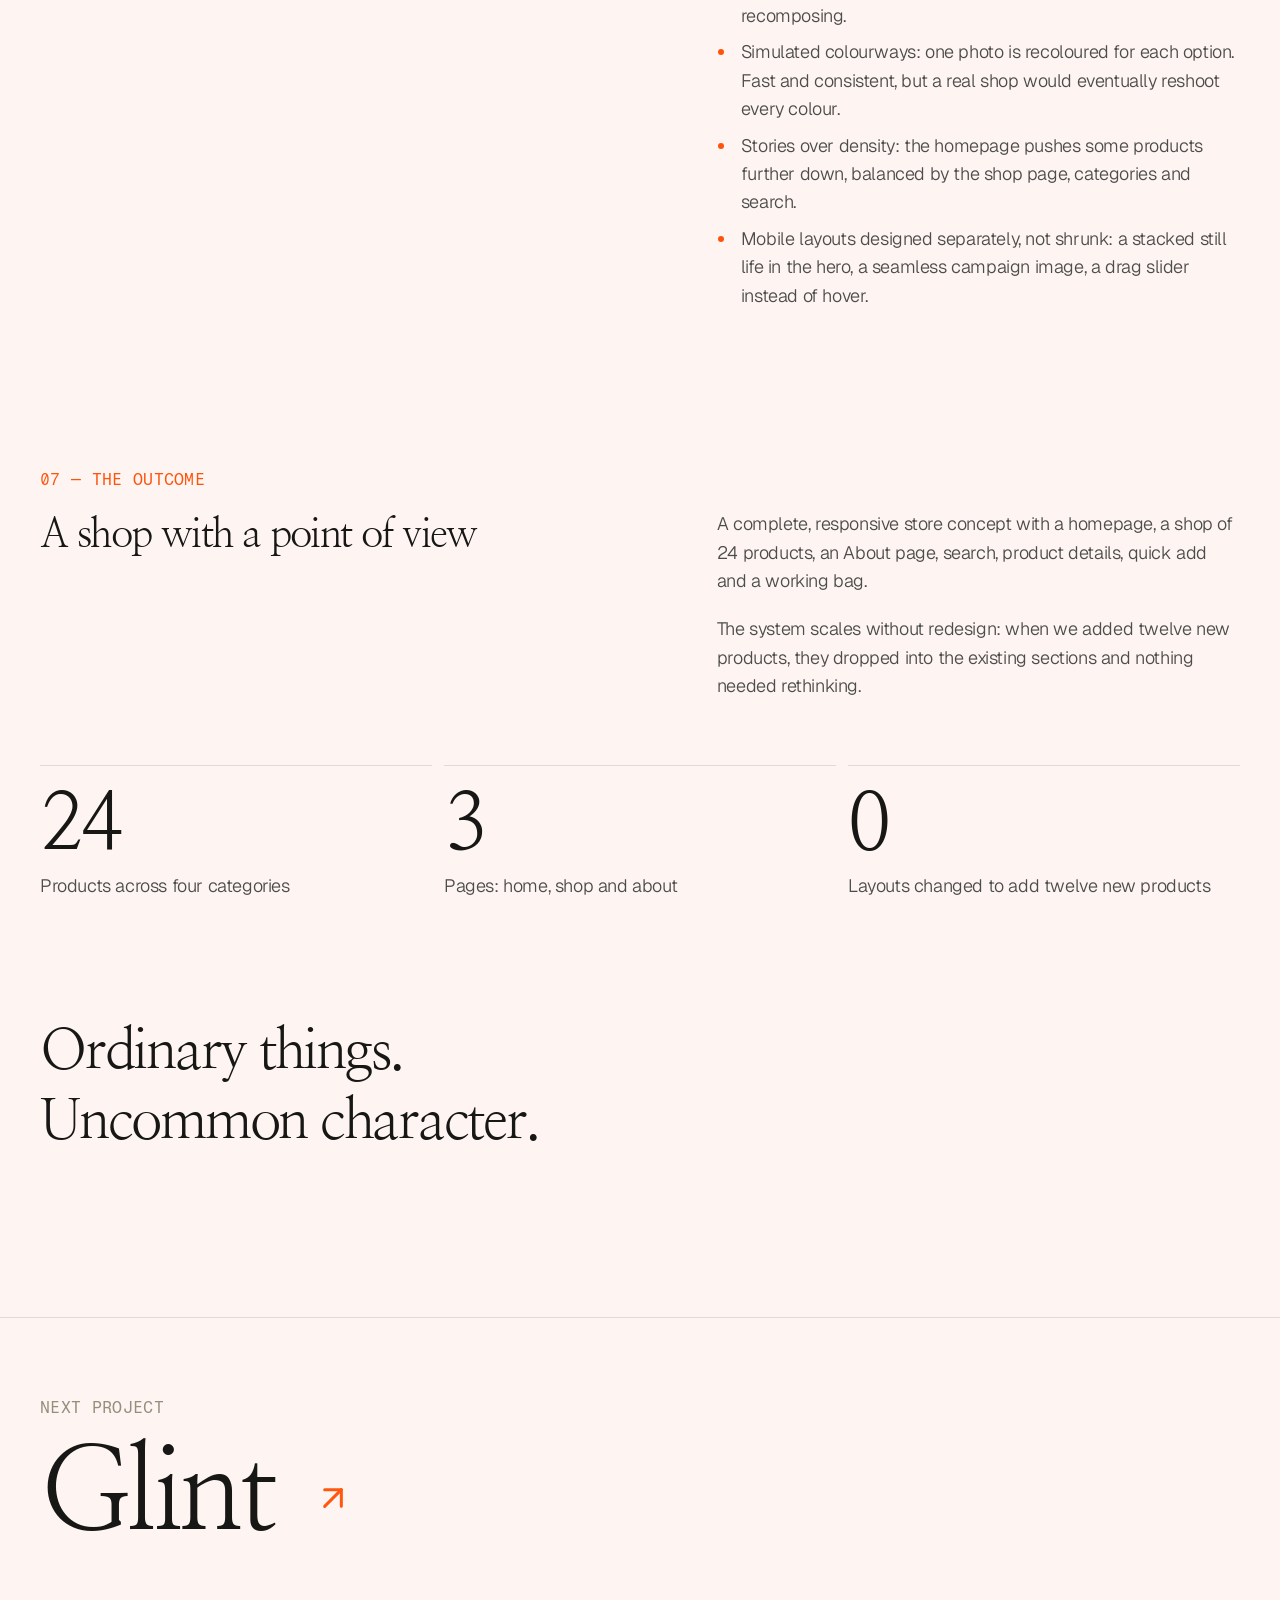
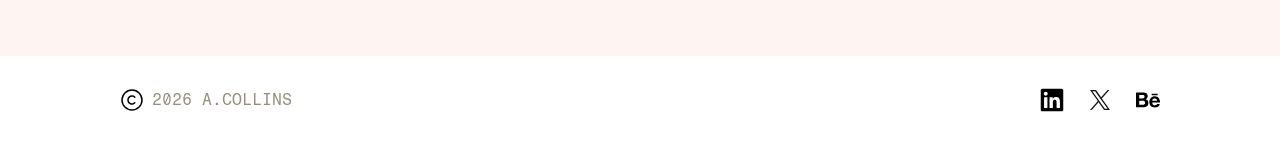
<file: work/objects/index.html>
<!DOCTYPE html>
<html lang="en">
<head>
<meta charset="UTF-8">
<meta name="viewport" content="width=device-width, initial-scale=1.0">
<title>Objects — Case study — Collins Abudu</title>
<meta name="description" content="Objects is a concept for an independent lifestyle shop: sculptural lamps, glossy ceramics, glass, bags and small furniture, each chosen for a bit of character.">
<link rel="canonical" href="https://collinsabudu.com/work/objects/">

<meta property="og:type" content="article">
<meta property="og:url" content="https://collinsabudu.com/work/objects/">
<meta property="og:site_name" content="Collins Abudu">
<meta property="og:title" content="Objects — Ordinary things deserve an uncommon home.">
<meta property="og:description" content="Objects is a concept for an independent lifestyle shop: sculptural lamps, glossy ceramics, glass, bags and small furniture, each chosen for a bit of character.">
<meta property="og:image" content="https://collinsabudu.com/assets/work/objects-campaign.webp">
<meta property="og:image:alt" content="Objects campaign still life: a glossy red lounge chair, a silver hobo bag, a yellow pitcher on a stack of books, a striped blanket, a green cap and an orange smiley ball">

<meta name="twitter:card" content="summary_large_image">
<meta name="twitter:title" content="Objects — Ordinary things deserve an uncommon home.">
<meta name="twitter:description" content="Objects is a concept for an independent lifestyle shop: sculptural lamps, glossy ceramics, glass, bags and small furniture, each chosen for a bit of character.">
<meta name="twitter:image" content="https://collinsabudu.com/assets/work/objects-campaign.webp">

<link rel="preconnect" href="https://fonts.googleapis.com">
<link rel="preconnect" href="https://fonts.gstatic.com" crossorigin>
<link href="https://fonts.googleapis.com/css2?family=Baloo+2:wght@600&family=Barlow:wght@500&family=Fragment+Mono:ital@0;1&family=Geist:wght@100..900&family=Geist+Mono:wght@400&family=Nanum+Myeongjo:wght@400;700&display=swap" rel="stylesheet">
<link rel="stylesheet" href="../../assets/case.css">
<!-- Arms the reveals before first paint, so tagged content is never shown
     and then hidden. Without this the page simply renders fully visible. -->
<script>if(!matchMedia('(prefers-reduced-motion: reduce)').matches)document.documentElement.classList.add('js-motion');</script>
</head>
<body>

  <header class="navbar">
    <a class="navbar__brand" href="../../">Collins Abudu</a>

    <button class="navbar__toggle" type="button"
            aria-expanded="false" aria-controls="primary-menu" aria-label="Toggle navigation menu">
      <span class="navbar__toggle-bar"></span>
      <span class="navbar__toggle-bar"></span>
      <span class="navbar__toggle-bar"></span>
    </button>

    <div class="navbar__menu" id="primary-menu">
      <nav class="navbar__nav" aria-label="Primary">
        <a class="navbar__link" href="../../#about">ABOUT ME</a>
        <a class="navbar__link" href="../../#works">WORKS</a>
        <a class="navbar__link" href="../../#book">BOOK A CALL</a>
      </nav>

      <div class="navbar__social">
        <a href="mailto:collinsabuduac@gmail.com" aria-label="Email Collins">
          <img class="navbar__social-icon" src="../../assets/icon-email.svg" alt="Email" width="20" height="20">
        </a>
        <a href="https://www.linkedin.com/in/collins-abudu-300a701b8" target="_blank" rel="noopener noreferrer" aria-label="LinkedIn">
          <img class="navbar__social-icon" src="../../assets/icon-linkedin.svg" alt="LinkedIn" width="20" height="20">
        </a>
        <a href="https://x.com/oseelamar14" target="_blank" rel="noopener noreferrer" aria-label="X">
          <img class="navbar__social-icon" src="../../assets/icon-x.svg" alt="X" width="20" height="20">
        </a>
        <a href="https://www.behance.net/Oseelamar" target="_blank" rel="noopener noreferrer" aria-label="Behance">
          <img class="navbar__social-icon" src="../../assets/icon-behance.svg" alt="Behance" width="20" height="20">
        </a>
      </div>
    </div>
  </header>

<div class="page">

  <main class="case">

    <a class="case-back" href="../../#works">
      <img class="case-back__arrow" src="../../assets/icon-arrow.svg" alt="" aria-hidden="true">ALL WORK
    </a>

    <header class="case-header">
      <div data-reveal class="case-header__main">
        <h1 class="case-title">Ordinary things deserve an uncommon home.</h1>
      </div>
      <div data-reveal class="case-intro"><p>Objects is a concept for an independent lifestyle shop: sculptural lamps, glossy ceramics, glass, bags and small furniture, each chosen for a bit of character.</p><p>Shops like this are built on taste. Online, most of them end up on the same template as everyone else. We wanted to design a store that feels as considered as the things it sells, without losing the basics of shopping.</p></div>
    </header>

    <figure data-reveal class="case-figure case-figure--hero"><div class="case-media"><img src="../../assets/work/objects-campaign.webp" alt="Objects campaign still life: a glossy red lounge chair, a silver hobo bag, a yellow pitcher on a stack of books, a striped blanket, a green cap and an orange smiley ball" style="object-position:50% 70%;" fetchpriority="high"></div></figure>

      <section data-reveal class="case-chapter"><div class="case-chapter__head"><p class="case-kicker">01 — The Problem</p><h3 class="case-chapter__title">Great objects, generic shops</h3></div><div class="case-chapter__body"><p>Independent shops sell things with real personality: a lamp shaped like a mushroom, a kettle with a bird on the spout. On most templates, every one of them becomes a grey thumbnail in an identical grid.</p><p>The shop’s point of view, the reason to buy from them instead of a marketplace, gets lost. And shoppers get no sense of what an object is like to live with, which makes a premium price hard to justify.</p></div></section>
      <p data-reveal class="case-statement">A $185 lamp shouldn’t<br>look like a $15 phone case.</p>
      <figure data-reveal class="case-figure case-figure--full"><div class="case-media" style="aspect-ratio:16 / 10"><video src="../../assets/video/objects-categories.mp4" poster="../../assets/video/objects-categories-poster.webp" aria-label="The Objects category menu: hovering Lamps, Ceramics, Glass, Bags and Furniture brings up a product for each, like a blue glass vase over Glass" autoplay muted loop playsinline></video></div></figure>
      <section data-reveal class="case-chapter"><div class="case-chapter__head"><p class="case-kicker">02 — The Idea</p><h3 class="case-chapter__title">Playful objects, disciplined layouts</h3></div><div class="case-chapter__body"><p>The line became the brief: “Ordinary things. Uncommon character.” The products are everyday — cups, bags, lamps — but each one has a quirk.</p><p>So the site does two jobs at once. It lets the objects be loud, and keeps everything around them calm: a strict grid, quiet type for shopping, and generous space.</p></div></section>
      <p data-reveal class="case-statement">The objects get to be loud because everything around them stays calm.</p>
      <section data-reveal class="case-chapter"><div class="case-chapter__head"><p class="case-kicker">03 — The Visual System</p><h3 class="case-chapter__title">The colour comes from the stock</h3></div><div class="case-chapter__body"><p>A warm off-white base instead of clinical white, so the objects glow against it like they would on a gallery wall. The interface itself is black, off-white and one vermilion accent. The vermilion lamp, the cobalt vase and the yellow pitcher bring the rest.</p><p>Archivo, set condensed and heavy, gives the headlines a magazine-cover voice and lets products sit on the type. Instrument Sans keeps names, prices and details easy to scan, and IBM Plex Mono labels add a catalogue feel. A few small shapes — a flower, a smiley, an asterisk — add a wink without tipping into childish.</p></div></section>
      <div data-reveal class="case-palette" role="group" aria-label="Colour palette"><div class="swatch" style="background:#FAF9F6"><p class="swatch__name" style="color:#121110">Warm White</p><p class="swatch__hex" style="color:#8C877F">#FAF9F6</p></div><div class="swatch" style="background:#121110;box-shadow:inset 0 0 0 1px rgba(255,255,255,.18)"><p class="swatch__name">Ink</p><p class="swatch__hex" style="color:#8C877F">#121110</p></div><div class="case-palette__stack"><div class="swatch" style="background:#FF5A1F"><p class="swatch__name">Vermilion</p><p class="swatch__hex" style="color:#121110">#FF5A1F</p></div><div class="swatch swatch--bottom" style="background:#1F47D6"><p class="swatch__name">Cobalt</p><p class="swatch__hex" style="color:#FAF9F6">#1F47D6</p></div></div></div>
      <figure data-reveal class="case-figure case-figure--full"><div class="case-media" style="aspect-ratio:16 / 9"><video src="../../assets/video/objects-display-type.mp4" poster="../../assets/video/objects-display-type-poster.webp" aria-label="Archivo Condensed Extrabold specimen: “ABC 1234” with a different Objects product between the letters and numbers in each frame" autoplay muted loop playsinline></video></div></figure>
      <section data-reveal class="case-chapter"><div class="case-chapter__head"><p class="case-kicker">04 — Photography</p><h3 class="case-chapter__title">The photography is the product</h3></div><div class="case-chapter__body"><p>Anything you shop from is a studio cutout: the same light, angle and contact shadow on every object, so a lamp and a vase can be compared honestly and placed freely in layouts — like the lamp resting on the “t” of the hero headline.</p><p>Storytelling sections use real-life scenes instead, answering the question every shopper actually has: what will this look like at my place?</p></div></section>
      <figure data-reveal class="case-figure case-figure--full case-figure--bleed"><div class="case-media" style="aspect-ratio:1536 / 1024"><img src="../../assets/work/objects-edit-mornings.webp" alt="The “Things for Slow Mornings” still life: a chrome kettle, a stem cup, a yellow pitcher, blood oranges and a cobalt glass vase on an oak table" loading="lazy" decoding="async"></div></figure>
      <section data-reveal class="case-chapter case-chapter--continued"><div class="case-chapter__head" aria-hidden="true"></div><div class="case-chapter__body"><p>The first round of lifestyle photography looked too polished — soft golden light, blurry backgrounds, the same warm grade on everything. It read as staged. We reshot the direction in hard daylight, with everything in focus and honest colour, closer to real interiors photography. On a page about real people, trust matters more than prettiness.</p></div></section>
      <div data-reveal class="case-pair" style="--pair-ratio:704 / 880"><figure class="case-figure "><div class="case-media"><img src="../../assets/work/objects-about-dog.webp" alt="Biscuit the shop dog asleep on the red Pebble Chair in hard morning sunlight" style="object-position:50% 55%;" loading="lazy" decoding="async"></div></figure><figure class="case-figure "><div class="case-media"><img src="../../assets/work/objects-about-team.webp" alt="The Objects team in their shop with the shop dog, in front of shelves of ceramics on a mint-green wall" style="object-position:45% 50%;" loading="lazy" decoding="async"></div></figure></div>
      <section data-reveal class="case-chapter"><div class="case-chapter__head"><p class="case-kicker">05 — The Shopping Experience</p><h3 class="case-chapter__title">A store that tells stories, and still sells</h3></div><div class="case-chapter__body"><p>Every editorial moment is also a way to shop, so the story and the store are never separate places.</p><ul class="case-list case-list--bullets"><li>Hover a product to see it in a real room — two jobs from one card.</li><li>Colour swatches change the actual product image.</li><li>Quick add, and a bag that slides in without leaving the page.</li><li>A shoppable “Slow Mornings” edit with numbered hotspots.</li><li>Search, category tiles and a full shop page with filters for people who already know what they want.</li></ul></div></section>
      <div data-reveal class="case-pair" style="--pair-ratio:704 / 880"><figure class="case-figure "><div class="case-media"><img src="../../assets/work/objects-story.webp" alt="The brand-story still life by day: a vermilion dome lamp on a stack of books in soft daylight" style="object-position:50% 70%;" loading="lazy" decoding="async"></div></figure><figure class="case-figure "><div class="case-media"><img src="../../assets/work/objects-story-night.webp" alt="The same still life at night, lit only by the dome lamp" style="object-position:50% 70%;" loading="lazy" decoding="async"></div></figure></div>
      <section data-reveal class="case-chapter case-chapter--continued"><div class="case-chapter__head" aria-hidden="true"></div><div class="case-chapter__body"><p>One small moment shows a product’s real purpose. Hover the brand-story photo on desktop and the room falls into night with the lamp switched on; on a phone, a handle at the edge of the frame drags the night in.</p></div></section>
      <section data-reveal class="case-chapter"><div class="case-chapter__head"><p class="case-kicker">06 — Trade-offs</p><h3 class="case-chapter__title">What we chose, and what it cost</h3></div><div class="case-chapter__body"><p>Every decision that made the shop memorable had a price.</p><ul class="case-list case-list--bullets"><li>Personality over weight: big type and large photography make it heavier than a template, so motion stays subtle and switches off for people who prefer less.</li><li>An art-directed hero over a swappable banner: the lamp on the headline only works for that line, so each new campaign needs recomposing.</li><li>Simulated colourways: one photo is recoloured for each option. Fast and consistent, but a real shop would eventually reshoot every colour.</li><li>Stories over density: the homepage pushes some products further down, balanced by the shop page, categories and search.</li><li>Mobile layouts designed separately, not shrunk: a stacked still life in the hero, a seamless campaign image, a drag slider instead of hover.</li></ul></div></section>
      <section data-reveal class="case-chapter"><div class="case-chapter__head"><p class="case-kicker">07 — The Outcome</p><h3 class="case-chapter__title">A shop with a point of view</h3></div><div class="case-chapter__body"><p>A complete, responsive store concept with a homepage, a shop of 24 products, an About page, search, product details, quick add and a working bag.</p><p>The system scales without redesign: when we added twelve new products, they dropped into the existing sections and nothing needed rethinking.</p></div></section>
      <ul data-reveal class="case-stats"><li><strong>24</strong><span>Products across four categories</span></li><li><strong>3</strong><span>Pages: home, shop and about</span></li><li><strong>0</strong><span>Layouts changed to add twelve new products</span></li></ul>
      <p data-reveal class="case-statement">Ordinary things.<br>Uncommon character.</p>

    <a class="case-next" href="../../work/glint/">
      <span class="case-kicker">Next project</span>
      <span class="case-next__title">Glint
        <img src="../../assets/icon-arrow.svg" width="20" height="20" alt="">
      </span>
    </a>

  </main>

  <footer class="footer">
    <div data-reveal class="footer__credit">
      <img class="footer__mark footer__mark--lg" src="../../assets/icon-copyright.svg" alt="" width="24" height="24">
      <img class="footer__mark footer__mark--sm" src="../../assets/icon-copyright-18.svg" alt="" width="18" height="18">
      <p class="footer__text">2026 A.Collins</p>
    </div>

    <div data-reveal class="footer__social">
      <a href="https://www.linkedin.com/in/collins-abudu-300a701b8" target="_blank" rel="noopener noreferrer" aria-label="LinkedIn">
        <img class="footer__icon" src="../../assets/icon-linkedin-24.svg" alt="LinkedIn" width="24" height="24">
      </a>
      <a href="https://x.com/oseelamar14" target="_blank" rel="noopener noreferrer" aria-label="X">
        <img class="footer__icon" src="../../assets/icon-x-24.svg" alt="X" width="24" height="24">
      </a>
      <a href="https://www.behance.net/Oseelamar" target="_blank" rel="noopener noreferrer" aria-label="Behance">
        <img class="footer__icon" src="../../assets/icon-behance-24.svg" alt="Behance" width="24" height="24">
      </a>
    </div>
  </footer>

</div>

<script src="../../assets/case.js"></script>
</body>
</html>
</file>
<file: assets/case.css>
/* ============================================================
   Case-study pages — collinsabudu.com

   Generated: the page chrome (tokens, navbar, footer, reveals) mirrors
   index.html, and the case-study layout is ported from the studio site and
   rethemed onto this site's light palette and three typefaces.
   ============================================================ */
/* ============================================================
   Design tokens
   ============================================================ */
:root {
  /* Colors */
  --color-page:            #fef5f3;
  --color-ink:             #171715;
  --color-muted:           #958e7c;
  --color-accent:          #fd540b;
  --color-accent-border:   #e44a03;
  --color-accent-muted:    #b3aca9;
  --color-accent-shade:    #cf4100;
  --color-accent-tint:     #ffb898;
  --color-dot-muted:       #d9d9d9;
  --color-dot-light:       #fffef8;
  --color-on-accent:       #ffffff;
  --color-nav-surface:     rgba(221, 214, 214, 0.5);
  --color-body:            #4c4c4a;
  --color-surface:         #ffffff;
  --color-tile-neutral:    #e3e3e3;
  --color-tile-jitter:     #7a40ed;
  --color-tile-claude:     #d77655;
  --color-tile-illustrator:#330000;
  --color-note-blue:       #acd1ec;
  --color-note-orange:     #faa823;
  --color-note-cream:      #f8ebd8;
  --color-note-ink:        #062134;
  --color-tag:             #4c4c48;
  --color-rule:            rgba(255, 255, 255, 0.3);
  --color-link:            #ff570e;
  --color-pending:         #b9b9b9;
  --color-tag-surface:     #ededed;
  --color-tag-text:        #6d6a60;
  --gradient-statement:    linear-gradient(180deg, #fff7f5 0%, #ffffff 74.052%, #ffffff 100%);

  /* Typography */
  --font-display:  "Nanum Myeongjo", "Times New Roman", serif;
  --font-mono:     "Fragment Mono", "Courier New", monospace;
  --font-editorial: "PP Editorial New", "Nanum Myeongjo", "Times New Roman", serif;
  --font-sans:     "Geist", -apple-system, "Helvetica Neue", Arial, sans-serif;
  --font-sans-mono: "Geist Mono", "Courier New", monospace;

  --fs-display:   120px;
  --fs-brand:     24px;
  --fs-lead:      24px;
  --fs-section:   88px;
  --fs-quote:     72px;
  --fs-item:      36px;
  --fs-body:      16px;
  --fs-nav:       14px;

  --lh-display:   124px;
  --lh-lead:      1.64;
  --lh-section:   96px;
  --lh-quote:     96px;
  --lh-item:      56px;
  --ls-display:   -4.8px;
  --ls-brand:     -0.48px;
  --ls-lead:      -0.6px;
  --ls-section:   -4.4px;
  --ls-quote:     -3.6px;
  --ls-item:      -2.16px;
  --ls-desc:      -0.4px;

  /* Spacing */
  --space-1:   6px;
  --space-2:   8px;
  --space-3:   16px;
  --space-4:   20px;
  --space-5:   24px;
  --space-6:   28px;
  --space-7:   32px;
  --space-8:   72px;
  --space-9:   140px;

  /* Radii */
  --radius-nav:        21px;
  --radius-pill:       44px;
  --radius-pill-inner: 41px;

  /* Shadows */
  --shadow-cta: inset 0 -2px 4px 0 var(--color-accent-shade),
                inset 0 2px 4px 0 var(--color-accent-tint);

  /* Layout */
  --frame-width: 1440px;
  --nav-pad-x: var(--space-5);
}
/* ============================================================
   Base
   ============================================================ */
*,
*::before,
*::after { box-sizing: border-box; }
html { -webkit-text-size-adjust: 100%; }
body {
  margin: 0;
  background-color: var(--color-page);
  color: var(--color-ink);
  font-family: var(--font-mono);
  -webkit-font-smoothing: antialiased;
  -moz-osx-font-smoothing: grayscale;
}
img { display: block; max-width: 100%; }
a { color: inherit; text-decoration: none; }
/* ============================================================
   Block: page
   ============================================================ */
.page {
  position: relative;
  width: 100%;
  max-width: var(--frame-width);
  margin: 0 auto;
  /* clip, not hidden: `hidden` would make this a scroll container and break
     position:sticky for the pinned notes sequence inside it. */
  overflow-x: clip;
}
/* ============================================================
   Block: navbar
   ============================================================ */
.navbar {
  position: fixed;
  top: var(--space-6);
  left: 50%;
  transform: translateX(-50%);
  z-index: 10;
  display: flex;
  align-items: center;
  justify-content: flex-end;
  gap: var(--space-8);
  width: calc(100% - 48px);
  max-width: 693px;
  min-height: 64px;
  padding: var(--space-4) var(--nav-pad-x);
  border-radius: var(--radius-nav);
  background-color: var(--color-nav-surface);
  -webkit-backdrop-filter: blur(2px);
  backdrop-filter: blur(2px);
}
/* The wrapper only groups the links and socials for the mobile panel —
   on desktop its children sit directly on the navbar's flex row. */
.navbar__menu { display: contents; }
.navbar__brand {
  position: absolute;
  top: 50%;
  left: var(--nav-pad-x);
  transform: translateY(-50%);
  font-family: var(--font-editorial);
  font-weight: 200;
  font-size: var(--fs-brand);
  line-height: 1;
  letter-spacing: var(--ls-brand);
  color: var(--color-ink);
  text-align: center;
}
.navbar__toggle {
  display: none;
  width: 40px;
  height: 40px;
  padding: 10px;
  border: 0;
  border-radius: 10px;
  background: transparent;
  cursor: pointer;
}
.navbar__toggle-bar {
  display: block;
  width: 20px;
  height: 1.5px;
  margin: 0 auto;
  background-color: var(--color-ink);
  transition: transform 0.3s ease, opacity 0.3s ease;
}
.navbar__toggle-bar + .navbar__toggle-bar { margin-top: 5px; }
.navbar__toggle[aria-expanded="true"] .navbar__toggle-bar:nth-child(1) {
  transform: translateY(6.5px) rotate(45deg);
}
.navbar__toggle[aria-expanded="true"] .navbar__toggle-bar:nth-child(2) {
  opacity: 0;
}
.navbar__toggle[aria-expanded="true"] .navbar__toggle-bar:nth-child(3) {
  transform: translateY(-6.5px) rotate(-45deg);
}
.navbar__nav {
  display: flex;
  align-items: center;
  gap: var(--space-7);
}
.navbar__link {
  font-family: var(--font-mono);
  font-weight: 400;
  font-size: var(--fs-nav);
  line-height: normal;
  color: var(--color-muted);
  white-space: nowrap;
}
.navbar__social {
  display: flex;
  align-items: center;
  gap: var(--space-5);
}
.navbar__social-icon {
  width: 20px;
  height: 20px;
}
/* ============================================================
   Block: footer
   ============================================================ */
.footer {
  display: flex;
  align-items: center;
  justify-content: space-between;
  padding: 32px 120px;
  background-color: var(--color-surface);
}
.footer__credit {
  display: flex;
  align-items: center;
  gap: 8px;
}
.footer__mark {
  flex-shrink: 0;
  width: 24px;
  height: 24px;
}
/* Figma ships the mark at two sizes with the same 1.5px stroke, so the
   smaller one is its own file rather than the large one scaled down. */
.footer__mark--sm { display: none; }
.footer__text {
  margin: 0;
  font-family: var(--font-mono);
  font-weight: 400;
  font-size: 16px;
  line-height: normal;
  text-transform: uppercase;
  color: var(--color-muted);
  white-space: nowrap;
}
.footer__social {
  display: flex;
  align-items: center;
  gap: 24px;
}
.footer__icon {
  width: 24px;
  height: 24px;
}
/* ============================================================
   Motion

   Reveals are armed by the `js-motion` class, which is only set when
   scripting is available and reduced motion is not requested — so the page
   is fully visible and static in either of those cases.
   ============================================================ */
@media (prefers-reduced-motion: no-preference) {
  html { scroll-behavior: smooth; }
}
.js-motion [data-reveal] {
  opacity: 0;
  transform: translateY(14px);
  transition:
    opacity 640ms cubic-bezier(0.22, 0.61, 0.36, 1) var(--reveal-delay, 0ms),
    transform 640ms cubic-bezier(0.22, 0.61, 0.36, 1) var(--reveal-delay, 0ms);
}
.js-motion [data-reveal].is-revealed {
  opacity: 1;
  transform: none;
}
/* Hover polish — all restrained, all reversible. */
.navbar__link,
.project__link { transition: color 200ms ease; }
.navbar__link:hover { color: var(--color-ink); }
.navbar__social a,
.footer__social a { transition: opacity 200ms ease; }
.navbar__social a:hover,
.footer__social a:hover { opacity: 0.6; }
@media (prefers-reduced-motion: reduce) {
  .navbar__link,
  .project__link,
  .navbar__social a,
  .footer__social a,
  .cta__inner,
  .project__arrow,
  .project__image,
  .stack__tile { transition: none; }

  .cta:hover .cta__inner,
  .project:hover .project__image,
  .project__link:hover .project__arrow,
  .stack__item:hover .stack__tile { transform: none; }
}
@media (max-width: 1024px) {
  :root {
    --fs-display: 76px;
    --lh-display: 80px;
    --ls-display: -3.04px;
    --space-9: 148px;
  }
  .navbar {
    flex-wrap: wrap;
    column-gap: var(--space-4);
    row-gap: 0;
    max-width: 693px;
  }
  /* Opened, the panel sits over the hero artwork, so it leans harder on the
     blur and a more opaque ground to stay legible against it. */
  .navbar.is-expanded {
    background-color: rgba(236, 232, 228, 0.82);
    -webkit-backdrop-filter: blur(16px) saturate(140%);
    backdrop-filter: blur(16px) saturate(140%);
  }
  .navbar__brand {
    top: var(--space-4);
    transform: none;
    display: flex;
    align-items: center;
    height: 40px;
    text-align: left;
  }
  .navbar__toggle {
    display: block;
    order: 2;
  }
  .navbar__menu {
    order: 3;
    display: flex;
    flex-direction: column;
    align-items: center;
    gap: var(--space-4);
    width: 100%;
    max-height: 0;
    overflow: hidden;
    opacity: 0;
    visibility: hidden;
    transition: max-height 0.35s ease, opacity 0.25s ease,
                margin-top 0.35s ease, visibility 0s linear 0.35s;
  }
  .navbar__menu.is-open {
    max-height: 320px;
    margin-top: var(--space-4);
    opacity: 1;
    visibility: visible;
    transition: max-height 0.35s ease, opacity 0.25s ease 0.05s,
                margin-top 0.35s ease, visibility 0s linear 0s;
  }
  .navbar__nav {
    flex-direction: column;
    gap: var(--space-3);
  }
  .navbar__social {
    justify-content: center;
  }
  .footer { padding: 32px 64px; }
}

@media (max-width: 768px) {
  :root {
    --fs-display: 44px;
    --lh-display: 46px;
    --ls-display: -1.76px;
    --fs-body: 12px;
    --fs-brand: 20px;
    --space-9: 148px;
    --space-3: 10px;
    --space-7: 24px;
    --nav-pad-x: 20px;
  }
  .navbar {
    width: calc(100% - 32px);
  }
  /* Phone footer stacks and centres, socials above the credit line. */
  .footer {
    flex-direction: column-reverse;
    justify-content: center;
    gap: 24px;
    padding: 16px 24px 24px;
  }
  .footer__social { gap: 24px; }
  .footer__icon {
    width: 20px;
    height: 20px;
  }
  .footer__credit { gap: 8px; }
  .footer__mark--lg { display: none; }
  .footer__mark--sm {
    display: block;
    width: 18px;
    height: 18px;
  }
  .footer__text { font-size: 14px; }
}

/* ============================================================
   Case-study page shell
   ============================================================ */
.case {
  --gutter: 40px;
  --ease-out: cubic-bezier(0.16, 1, 0.3, 1);
  --case-rule: rgba(23, 23, 21, 0.12);
  --case-media-bg: #f2eae7;
  display: block;
  padding: 148px var(--gutter) 0;
}

.case-back {
  display: inline-flex;
  align-items: center;
  gap: 8px;
  margin-bottom: 48px;
  font-family: var(--font-mono);
  font-size: 16px;
  line-height: normal;
  color: var(--color-link);
  text-decoration: none;
  transition: gap 0.2s ease;
}

.case-back:hover { gap: 14px; }

.case-back__arrow {
  width: 20px;
  height: 20px;
  transform: rotate(180deg);
}


/* Header: tags + title on the left, intro on the right */
.case-header {
  display: flex;
  justify-content: space-between;
  align-items: flex-start;
  gap: 40px;
}
.case-header__main {
  display: flex;
  flex-direction: column;
  gap: 20px;
  flex: 0 1 656px;
}
.case-title {
  margin: 0;
  font-weight: 500;
  font-size: 56px;
  line-height: 1.3;
  letter-spacing: -1.12px;
}
.case-intro,
.case-chapter__body p {
  margin: 0;
  color: var(--color-body);
  font-size: 18px;
  line-height: 1.58;
  letter-spacing: -0.18px;
}
.case-intro {
  display: flex;
  flex-direction: column;
  gap: 16px;
  flex: 0 1 539px;
  padding-top: 12px;
}
.case-intro p {
  margin: 0;
}
/* Large standalone line that closes a chapter */
.case-statement {
  max-width: 900px;
  margin: 120px 0 0;
  font-size: 56px;
  line-height: 1.25;
  letter-spacing: -1.68px;
}
/* Right-column text that continues a chapter after a full-width block */
.case-chapter.case-chapter--continued {
  margin-top: 80px;
}
/* Press logos (Figma "Section 1"): TV row above, magazines below, centred */
.case-press {
  --logo-scale: 1;
  display: flex;
  flex-direction: column;
  align-items: center;
  gap: 82px;
  margin-top: 120px;
  padding: 80px 0;
}
.case-press__row {
  display: flex;
  flex-wrap: wrap;
  justify-content: center;
  align-items: center;
  gap: 32px 48px;
  margin: 0;
  padding: 0;
  list-style: none;
}
.case-press__row:first-child {
  column-gap: 26px;
}
.case-press__row li {
  display: flex;
  align-items: center;
  justify-content: center;
}
.case-press__row img {
  width: calc(var(--logo-w) * var(--logo-scale));
  height: calc(var(--logo-h) * var(--logo-scale));
}
/* Short list inside a chapter (e.g. "The Experience") */
.case-list {
  margin: 0;
  padding: 0;
  list-style: none;
  border-bottom: 1px solid var(--case-rule);
}
.case-list li {
  padding: 14px 0;
  border-top: 1px solid var(--case-rule);
  font-size: 18px;
  line-height: 1.4;
  letter-spacing: -0.18px;
}
/* Bullet-point version of the list: same text as the body, no dividing lines */
.case-list.case-list--bullets {
  display: flex;
  flex-direction: column;
  gap: 8px;
  padding-left: 1.25em;
  border-bottom: 0;
  list-style: disc;
  color: var(--color-body);
}
.case-list.case-list--bullets li {
  padding: 0 0 0 4px;
  border-top: 0;
  line-height: 1.58;
}
.case-list.case-list--bullets li::marker {
  color: var(--color-accent);
}
/* Media placeholders: put an <img>/<video> inside .case-media */
.case-figure {
  margin: 0;
}
.case-media {
  overflow: hidden;
  aspect-ratio: 1360 / 720;
  background: var(--case-media-bg);
}
.case-media > img,
.case-media > video {
  display: block;
  width: 100%;
  height: 100%;
  object-fit: cover;
}
.case-figure--hero {
  margin-top: 72px;
}
.case-figure--full {
  margin-top: 120px;
}
/* A full-width image straight after the colour palette sits close to it, as one block */
.case-palette + .case-figure--full {
  margin-top: 12px;
}
.case-caption {
  margin-top: 16px;
  color: var(--color-muted);
  font-family: var(--font-mono);
  font-size: 14px;
  letter-spacing: 0.14px;
}
.case-pair {
  display: grid;
  grid-template-columns: repeat(2, minmax(0, 1fr));
  gap: 12px;
  margin-top: 120px;
}
/* Edge-to-edge image: spans the full sheet width, ignoring the side margins
   (at a 1440px window it shows at the Figma frame's exact 1440px width) */
.case-figure--bleed {
  margin-right: calc(var(--gutter) * -1);
  margin-left: calc(var(--gutter) * -1);
}
/* Edge-to-edge pair: two images spanning the full sheet width */
.case-pair--bleed {
  gap: 16px;
  margin-right: calc(var(--gutter) * -1);
  margin-left: calc(var(--gutter) * -1);
}
/* Back-to-back edge-to-edge slides sit close together */
.case-figure--bleed + .case-pair.case-pair--bleed,
.case-figure--bleed + .case-figure--bleed {
  margin-top: 16px;
}
/* Colour palette (Figma 19:864): 652 / 318 / 318 columns, 1320 x 400 at design size */
.case-palette {
  display: grid;
  grid-template-columns: 652fr 318fr 318fr;
  gap: 16px;
  aspect-ratio: 1320 / 400;
  margin-top: 120px;
}
.case-figure--full + .case-palette,
.case-pair + .case-palette {
  margin-top: 12px;
}
.case-palette__stack {
  display: grid;
  grid-template-rows: 1fr 1fr;
  gap: 16px;
}
.swatch {
  position: relative;
  display: flex;
  flex-direction: column;
  gap: 12px;
  padding: 32px;
  overflow: hidden;
  border-radius: 0;
  font-family: var(--font-sans);
}
.swatch--bottom {
  justify-content: flex-end;
}
.swatch__name,
.swatch__hex {
  margin: 0;
  line-height: 22.4px;
}
.swatch__name {
  color: #fff;
  font-weight: 600;
  font-size: 24px;
  letter-spacing: -0.48px;
}
.swatch__hex {
  font-weight: 500;
  font-size: 18px;
  letter-spacing: -0.36px;
}
/* Grid of landscape cards (e.g. Glint's stat cards, 652 x 400 each) */
.case-cards {
  display: grid;
  grid-template-columns: repeat(2, minmax(0, 1fr));
  gap: 12px;
  margin-top: 120px;
}
.case-media.case-media--card {
  aspect-ratio: 652 / 400;
}
/* A pair directly under a full-width image reads as one block */
.case-figure--full + .case-pair {
  margin-top: 12px;
}
.case-pair .case-media {
  aspect-ratio: var(--pair-ratio, 674 / 720);
}
/* Product strip (Figma "Frame 296"): cards keep their Figma proportions and
   scale with the frame's height (--u = 1 at the 720px design height). */
.case-media.case-shop {
  container-type: size;
  display: flex;
  align-items: center;
  background: #fff;
}
.case-shop__track {
  --u: calc(100cqh / 720);
  display: flex;
  align-items: flex-start;
  width: max-content;
  animation: shop-scroll 48s linear infinite;
  animation-delay: -4s;
}
.case-shop:hover .case-shop__track {
  animation-play-state: paused;
}
@keyframes shop-scroll {
  to {
    transform: translateX(-50%);
  }
}
.shop-card {
  display: flex;
  flex-direction: column;
  width: calc(331 * var(--u));
  margin-right: calc(12 * var(--u));
  font-family: "Barlow", var(--font-sans);
  font-weight: 500;
}
.shop-card__media {
  position: relative;
  min-height: calc(452 * var(--u));
  overflow: hidden;
  background: #faf5f2;
}
.shop-card__frame {
  position: relative;
  height: calc(406 * var(--u));
  overflow: hidden;
}
.shop-card__box {
  position: absolute;
  top: calc(50% + 17 * var(--u));
  left: 50%;
  width: calc(356 * var(--u));
  height: calc(340 * var(--u));
  overflow: hidden;
  transform: translate(-50%, -50%);
}
.shop-card__box img {
  position: absolute;
  max-width: none;
}
.shop-card__cta {
  position: absolute;
  right: 0;
  bottom: 0;
  left: 0;
  padding: calc(16 * var(--u)) calc(14 * var(--u));
  background: #0b0b0b;
  color: #fff;
  font-size: max(10px, calc(12 * var(--u)));
  letter-spacing: calc(0.84 * var(--u));
  text-align: center;
  text-transform: uppercase;
  white-space: nowrap;
  opacity: 0;
  transform: translateY(100%);
  transition: opacity 0.25s ease, transform 0.35s cubic-bezier(0.16, 1, 0.3, 1);
}
.shop-card:hover .shop-card__cta {
  opacity: 1;
  transform: none;
}
.shop-card__name,
.shop-card__price {
  margin: 0;
}
.shop-card__name {
  margin-top: calc(20 * var(--u));
  color: #727272;
  font-size: max(10px, calc(12 * var(--u)));
  line-height: 1.1;
  letter-spacing: calc(0.96 * var(--u));
  text-transform: uppercase;
}
.shop-card__price {
  margin-top: calc(4 * var(--u));
  color: #272727;
  font-size: max(11px, calc(13 * var(--u)));
  line-height: 1.6;
  letter-spacing: calc(0.78 * var(--u));
}
@media (prefers-reduced-motion: reduce) {
  .case-media.case-media--pan > img {
    animation: none;
  }

  .case-media.case-shop {
    overflow-x: auto;
  }

  .case-shop__track {
    animation: none;
  }
}
/* Small mono label used for chapter numbers, gallery, credits */
.case-kicker {
  margin: 0;
  color: var(--color-accent);
  font-family: var(--font-mono);
  font-weight: 500;
  font-size: 16px;
  line-height: normal;
  letter-spacing: 0.32px;
  text-transform: uppercase;
}
/* Chapters: number + heading left, copy right (same columns as the header) */
.case-chapter {
  display: flex;
  justify-content: space-between;
  align-items: flex-start;
  gap: 40px;
  margin-top: 160px;
}
.case-chapter__head {
  display: flex;
  flex-direction: column;
  gap: 20px;
  flex: 0 1 656px;
}
.case-chapter__title {
  margin: 0;
  font-weight: 400;
  font-size: 40px;
  line-height: 1.3;
  letter-spacing: -0.8px;
}
.case-chapter__body {
  display: flex;
  flex-direction: column;
  gap: 20px;
  flex: 0 1 539px;
  padding-top: 40px;
}
/* Gallery carousel with counter */
.case-carousel {
  margin-top: 160px;
}
.case-carousel__bar {
  display: flex;
  justify-content: space-between;
  align-items: center;
  margin-bottom: 20px;
}
.case-carousel__controls {
  display: flex;
  align-items: center;
  gap: 8px;
  font-family: var(--font-mono);
  font-size: 16px;
}
.case-carousel__count {
  margin-right: 12px;
  color: var(--color-muted);
}
.case-carousel__btn {
  width: 44px;
  height: 44px;
  border: 0;
  border-radius: 50%;
  background: var(--color-tag-surface);
  color: var(--color-ink);
  font-size: 18px;
  cursor: pointer;
  transition: background-color 0.2s ease;
}
.case-carousel__btn:hover,
.case-carousel__btn:focus-visible {
  background: var(--color-dot-muted);
}
.case-carousel__track {
  display: flex;
  gap: 12px;
  margin: 0 calc(var(--gutter) * -1);
  padding: 0 var(--gutter);
  overflow-x: auto;
  scroll-snap-type: x mandatory;
  scroll-padding: 0 var(--gutter);
  scrollbar-width: none;
  list-style: none;
}
.case-carousel__track::-webkit-scrollbar {
  display: none;
}
.case-carousel__slide {
  flex: 0 0 min(900px, 80%);
  scroll-snap-align: start;
}
.case-carousel__slide .case-media {
  aspect-ratio: 900 / 600;
}
/* Client quote */
.case-quote {
  max-width: 1100px;
  margin: 160px 0 0;
}
.case-quote p {
  margin: 0;
  font-size: 56px;
  line-height: 1.25;
  letter-spacing: -1.68px;
}
.case-quote footer {
  margin-top: 32px;
  color: var(--color-muted);
  font-family: var(--font-mono);
  font-size: 16px;
  letter-spacing: 0.16px;
  text-transform: uppercase;
}
/* Results */
.case-stats {
  display: grid;
  grid-template-columns: repeat(3, minmax(0, 1fr));
  gap: 12px;
  margin: 64px 0 0;
  padding: 0;
  list-style: none;
}
.case-stats li {
  display: flex;
  flex-direction: column;
  gap: 8px;
  padding-top: 20px;
  border-top: 1px solid var(--case-rule);
}
.case-stats strong {
  font-weight: 400;
  font-size: 80px;
  line-height: 1;
  letter-spacing: -3.2px;
}
.case-stats span {
  color: var(--color-muted);
  font-size: 18px;
}
/* Credits */
.case-credits {
  margin-top: 160px;
}
.case-credits__list {
  display: grid;
  grid-template-columns: repeat(4, minmax(0, 1fr));
  gap: 32px 12px;
  margin: 24px 0 0;
}
/* Next project */
.case-next {
  display: flex;
  flex-direction: column;
  gap: 16px;
  margin: 160px calc(var(--gutter) * -1) 0;
  padding: 80px var(--gutter) 96px;
  border-top: 1px solid var(--case-rule);
}
.case-next__title {
  display: block;
  font-family: var(--font-display);
  font-size: clamp(48px, 9vw, 128px);
  line-height: 1.1;
  letter-spacing: -0.04em;
  transition: color 0.2s ease;
}
.case-next__title img {
  display: inline-block;
  width: 0.35em;
  height: auto;
  margin-left: 0.12em;
  vertical-align: 0.1em;
  transition: transform 0.3s var(--ease-out);
}
.case-next:hover .case-next__title,
.case-next:focus-visible .case-next__title {
  color: var(--color-accent);
}
.case-next:hover .case-next__title img,
.case-next:focus-visible .case-next__title img {
  transform: translate(6px, -6px);
}
/* Title card (Nookly): a 1440 × 825 Figma frame that scales with the page.
   --u is one Figma pixel at the current width. */
.case-banner {
  container-type: inline-size;
}
.case-banner__frame {
  --u: calc(100cqw / 1440);
  position: relative;
  overflow: hidden;
  aspect-ratio: 1440 / 825;
  background: #fefcf7;
}
.case-banner__title {
  position: absolute;
  top: calc(254 * var(--u));
  left: 50%;
  width: calc(895 * var(--u));
  margin: 0;
  color: #0f181c;
  font-family: "Baloo 2", var(--font-sans);
  font-weight: 600;
  font-size: calc(96 * var(--u));
  line-height: 1.1;
  letter-spacing: -0.04em;
  text-align: center;
  transform: translateX(-50%);
}
.case-banner__sticker {
  position: absolute;
  top: calc(var(--y) * var(--u));
  left: calc(var(--x) * var(--u));
  width: calc(var(--w) * var(--u));
  height: calc(var(--h) * var(--u));
  transform: translate(-50%, -50%) var(--t);
}
.case-banner__sticker img {
  position: absolute;
  top: 0;
  left: 0;
  display: block;
  width: var(--iw);
  height: var(--ih);
  max-width: none;
}
/* Claremont Amany DNA frame (Figma 84:11062, 674 × 720). --u is one Figma pixel.
   The helix is pre-flattened onto the navy, so the grid is laid over it with
   "lighten": grid lines show on the navy and disappear behind the brighter helix. */
.case-dna {
  --u: calc(100cqw / 674);
  position: relative;
  width: 100%;
  height: 100%;
  overflow: hidden;
  container-type: inline-size;
  background: #032449;
}
.case-dna > img {
  position: absolute;
  display: block;
  max-width: none;
}
.case-dna__helix {
  top: calc(362.77 * var(--u));
  left: calc(341.56 * var(--u));
  width: calc(1120 * var(--u));
  height: calc(972.6 * var(--u));
  transform: translate(-50%, -50%) rotate(-45deg);
  animation: dna-drift 9s ease-in-out infinite alternate;
  will-change: transform;
}
.case-dna__grid {
  top: calc(-665 * var(--u));
  left: calc(-285.22 * var(--u));
  width: calc(2868.5 * var(--u));
  height: calc(1433.06 * var(--u));
  mix-blend-mode: lighten;
  pointer-events: none;
}
/* The helix slides gently along its own axis, turning and swelling slightly */
@keyframes dna-drift {
  from {
    transform: translate(-50%, -50%) rotate(-46deg) translateX(calc(-22 * var(--u))) scale(1);
  }
  to {
    transform: translate(-50%, -50%) rotate(-44deg) translateX(calc(22 * var(--u))) scale(1.04);
  }
}
@media (prefers-reduced-motion: reduce) {
  .case-dna__helix {
    animation: none;
  }
}
@media (max-width: 900px) {
  .case-header,
  .case-chapter {
    flex-direction: column;
    gap: 24px;
  }
  .case-header__main,
  .case-intro,
  .case-chapter__head,
  .case-chapter__body {
    flex: none;
  }
  .case-intro,
  .case-chapter__body {
    padding-top: 0;
  }
  .case-title {
    font-size: clamp(32px, 8vw, 56px);
    letter-spacing: -0.02em;
  }
  .case-intro,
  .case-chapter__body p {
    font-size: 16px;
  }
  .case-figure--hero {
    margin-top: 40px;
  }
  .case-media {
    aspect-ratio: 4 / 3;
  }
  .case-figure--full,
  .case-pair,
  .case-chapter,
  .case-carousel,
  .case-quote,
  .case-credits {
    margin-top: 88px;
  }
  .case-credits__list {
    grid-template-columns: repeat(2, minmax(0, 1fr));
  }
  .case-chapter__title {
    font-size: clamp(28px, 6vw, 40px);
  }
  .case-pair,
  .case-cards {
    grid-template-columns: minmax(0, 1fr);
  }
  /* Palette on phones: orange across the top, mint beside the stacked pair */
  .case-palette {
    grid-template-columns: 1fr 1fr;
    grid-template-rows: 180px 260px;
    gap: 12px;
    aspect-ratio: auto;
  }
  .case-palette .swatch:first-child {
    grid-column: 1 / -1;
  }
  .case-palette__stack {
    gap: 12px;
  }
  .swatch {
    gap: 8px;
    padding: 20px;
  }
  .swatch__name {
    font-size: 18px;
  }
  .swatch__hex {
    font-size: 14px;
  }
  /* Edge-to-edge images can be taller on phones, cropped around a focal point */
  .case-media.case-media--mobile-crop {
    aspect-ratio: auto !important;
    height: var(--m-height);
  }
  .case-media--mobile-crop > img {
    object-position: var(--m-position);
  }
  /* Slowly pan from the left edge to the right edge and back */
  .case-media--pan > img {
    animation: case-pan 14s ease-in-out infinite alternate;
  }
  .case-cards {
    margin-top: 88px;
  }
  .case-quote p,
  .case-statement {
    font-size: clamp(28px, 7vw, 56px);
    letter-spacing: -0.03em;
  }
  .case-statement {
    margin-top: 72px;
  }
  .case-list li {
    font-size: 16px;
  }
  /* Product strip on phones: a shorter frame sized so two cards fit across
     (two cards + gap = 686 design px against the 720 design height). Capped on
     wider screens so the strip doesn't grow too tall. */
  .case-media.case-shop {
    aspect-ratio: auto;
    height: min(440px, calc((100vw - 2 * var(--gutter)) * 720 / 686));
  }
  .case-press {
    --logo-scale: 0.72;
    gap: 48px;
    margin-top: 72px;
    padding: 48px 0;
  }
  .case-press__row {
    gap: 28px 32px;
  }
  .case-chapter.case-chapter--continued {
    margin-top: 48px;
  }
  .case-chapter--continued .case-chapter__head {
    display: none;
  }
  .case-stats {
    grid-template-columns: minmax(0, 1fr);
    gap: 24px;
  }
  .case-stats strong {
    font-size: 56px;
  }
  .case-next {
    margin-top: 88px;
    padding: 56px var(--gutter) 72px;
  }
  @keyframes case-pan {
    0%, 12% {
      object-position: 0% 50%;
    }

    88%, 100% {
      object-position: 100% 50%;
    }
  }
}

@media (max-width: 480px) {
  .case-banner__frame {
    --u: calc(100cqw / 375);
    aspect-ratio: 375 / 481;
  }

  .case-banner__title {
    top: calc(var(--m-top) * var(--u));
    width: calc(var(--m-width) * var(--u));
    font-size: calc(var(--m-size) * var(--u));
  }

  .case-banner__sticker {
    top: calc(var(--my) * var(--u));
    left: calc(var(--mx) * var(--u));
    width: calc(var(--mw) * var(--u));
    height: calc(var(--mh) * var(--u));
    transform: translate(-50%, -50%) var(--mt);
  }
}

/* ============================================================
   Portfolio type system, applied over the ported layout

   The studio site sets everything in Inter on a dark ground. Here the
   headings take the portfolio's Nanum Myeongjo, running copy takes Geist at
   325, and labels keep Fragment Mono — the same three voices as the landing
   page.
   ============================================================ */
.case-title,
.case-chapter__title,
.case-statement,
.case-quote p,
.case-stats strong,
.case-next__title {
  font-family: var(--font-display);
  font-weight: 400;
  color: var(--color-ink);
}

.case-title { letter-spacing: -2.24px; }
.case-chapter__title { letter-spacing: -1.6px; }
.case-statement,
.case-quote p { letter-spacing: -2.24px; }

.case-intro,
.case-chapter__body p,
.case-list li,
.case-credits dd,
.case-stats span {
  font-family: var(--font-sans);
  font-weight: 325;
  letter-spacing: var(--ls-desc);
  color: var(--color-body);
}

.case-credits dd { color: var(--color-ink); }

.case-kicker { color: var(--color-muted); }
.case-chapter__head .case-kicker { color: var(--color-accent); }

.swatch__hex { font-family: var(--font-mono); }

@media (max-width: 1024px) {
  .case { padding-top: 132px; }
}

@media (max-width: 768px) {
  .case {
    --gutter: 24px;
    padding-top: 116px;
  }

  .case-back { margin-bottom: 32px; }
  .case-title { letter-spacing: -1.2px; }
  .case-statement,
  .case-quote p { letter-spacing: -1.2px; }
  .case-chapter__title { letter-spacing: -0.9px; }
}
</file>
